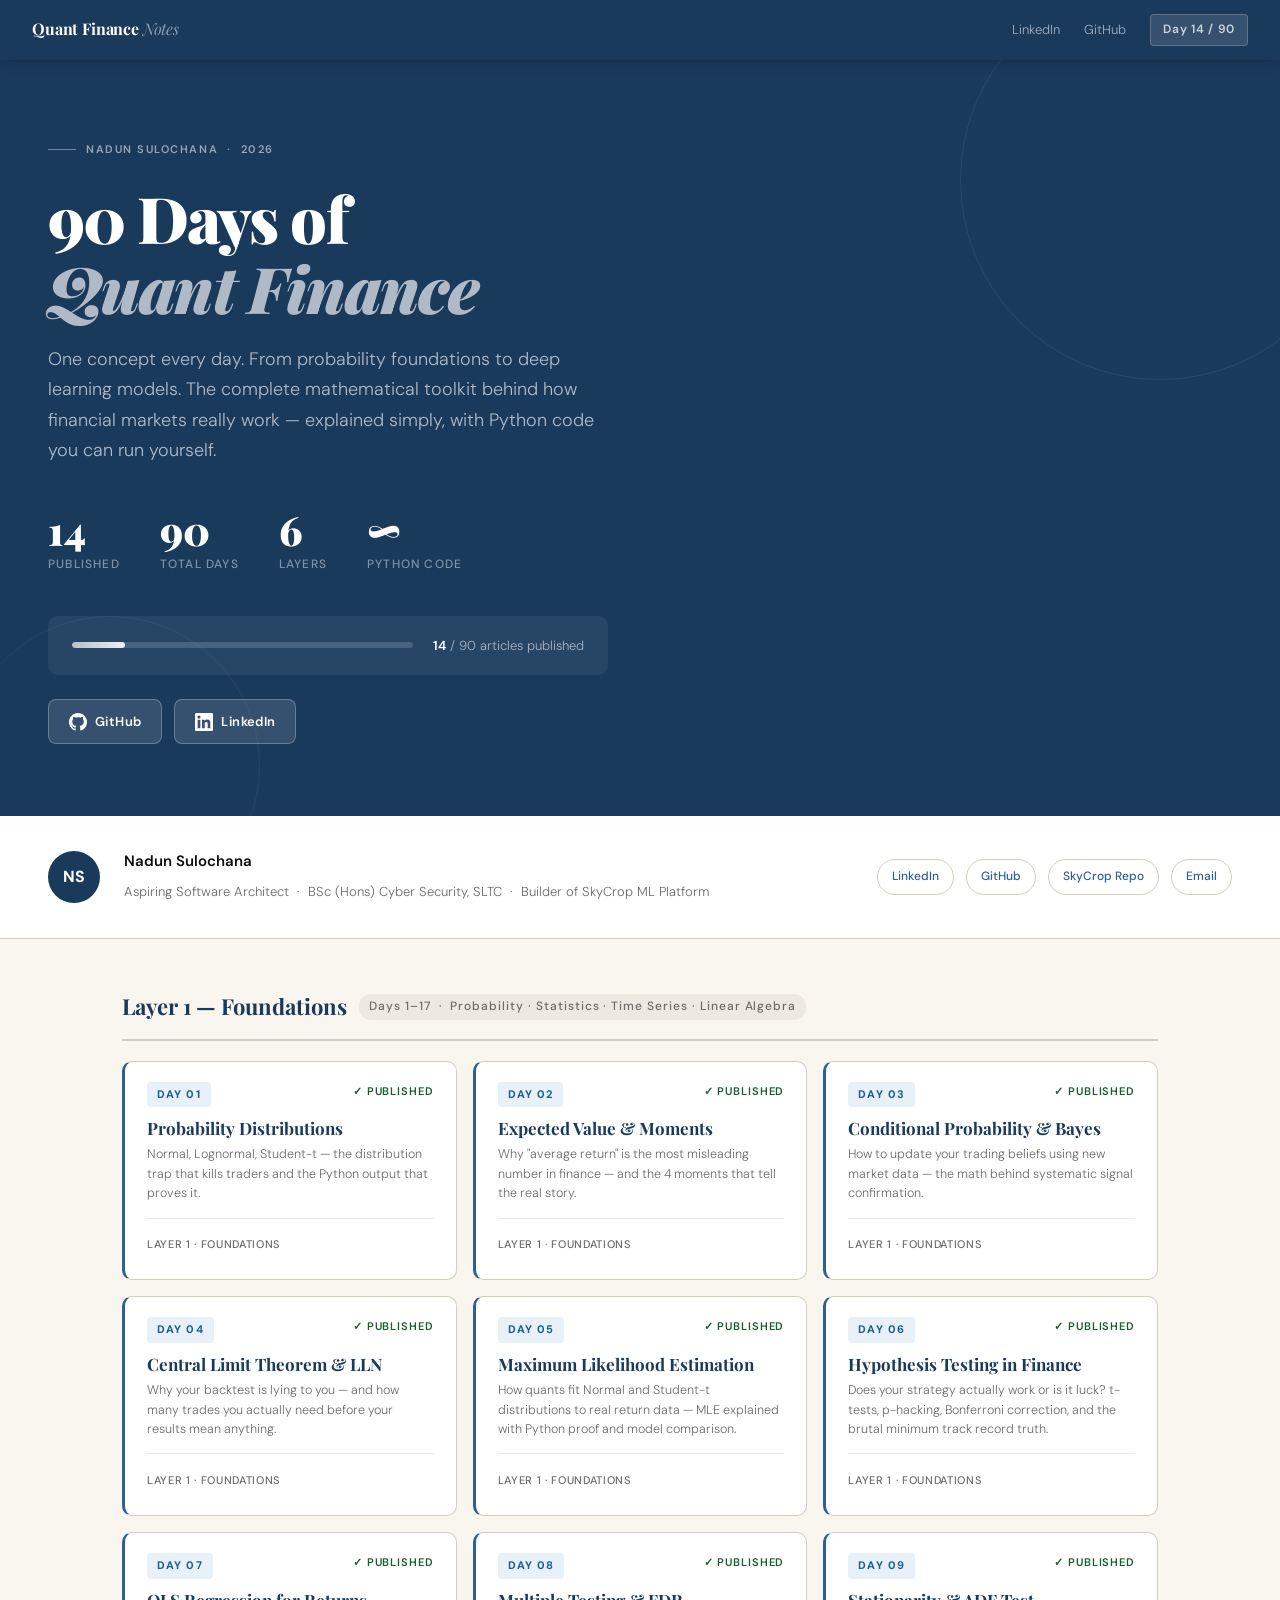
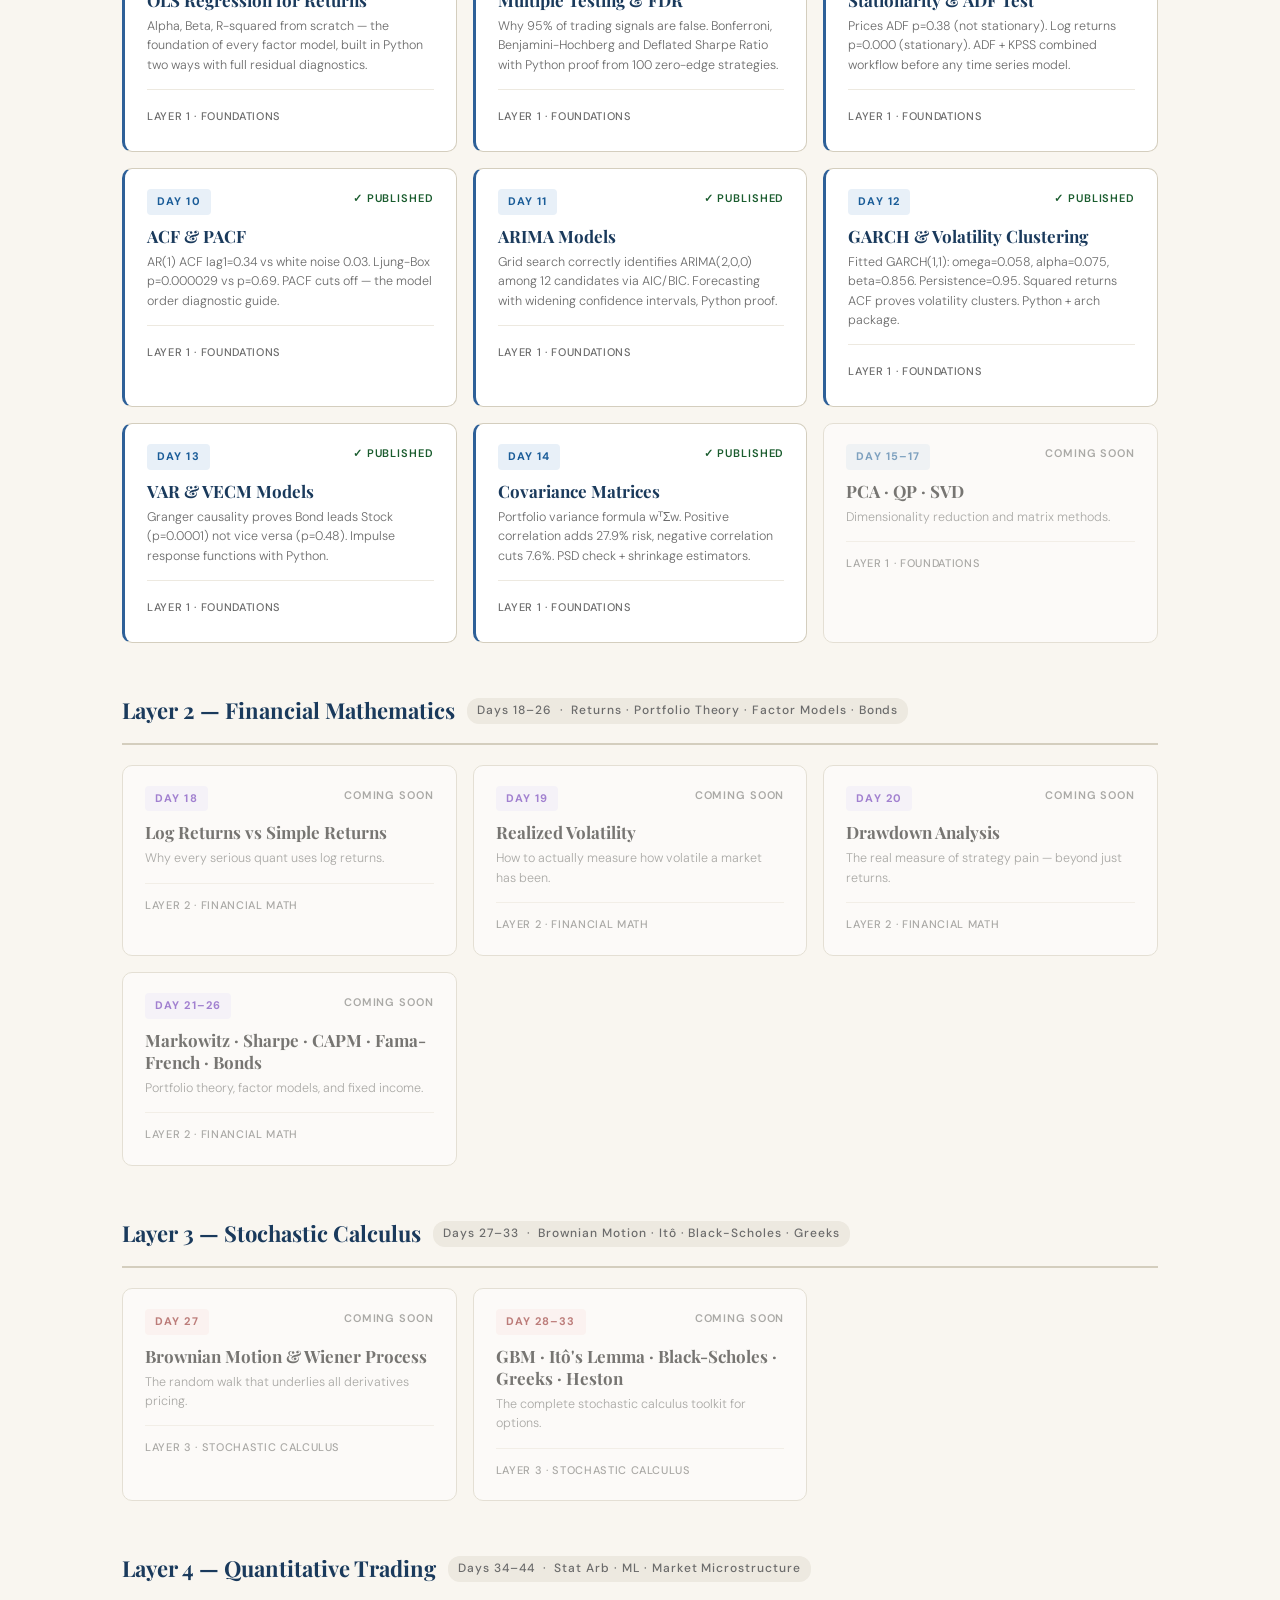
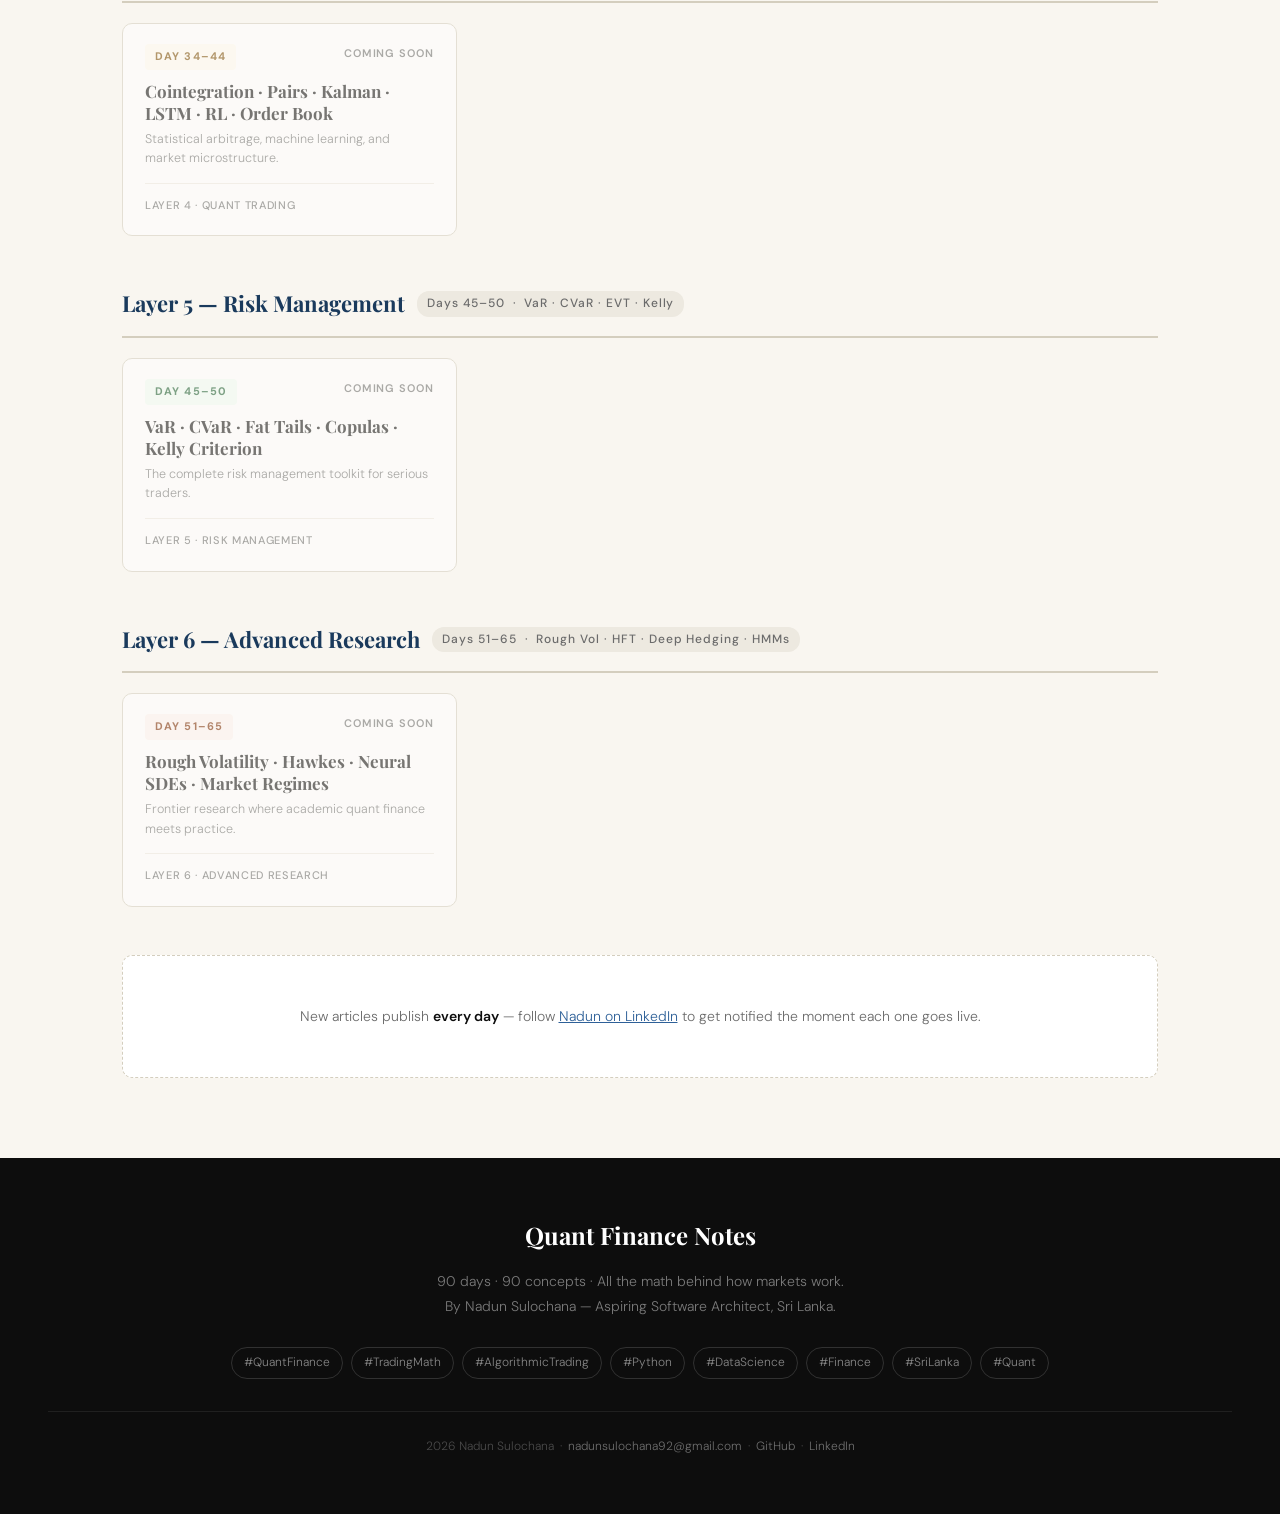
<file: index.html>
<!DOCTYPE html>
<html lang="en">
<head>
<meta charset="UTF-8">
<meta name="google-site-verification" content="SgzPqB0Vckpfji6y3nNSuKVuLHeB-5xwqyW2BR0Zr9g">

<meta name="description" content="90-day series breaking down the mathematics behind financial markets — probability, stochastic calculus, ML, and risk management. Python code with real output. By Nadun Sulochana.">
<meta name="keywords" content="quant finance, quantitative finance, trading math, Python, machine learning, algorithmic trading, statistics, Sri Lanka">
<meta name="viewport" content="width=device-width, initial-scale=1.0">
<meta name="description" content="90-day series explaining the mathematics behind financial markets — probability, statistics, stochastic calculus, machine learning, and risk management. Python code with real output. Free educational resource by Nadun Sulochana, Sri Lanka.">
<meta name="keywords" content="quant finance, quantitative finance, trading math, algorithmic trading, Python finance, machine learning trading, probability distributions, stochastic calculus, Black-Scholes, Bayes theorem, statistics finance, quant trading tutorial, financial mathematics, Nadun Sulochana, Sri Lanka quant">
<meta name="author" content="Nadun Sulochana">
<meta name="robots" content="index, follow, max-snippet:-1, max-image-preview:large, max-video-preview:-1">
<meta name="googlebot" content="index, follow">
<link rel="canonical" href="https://ns530.github.io/quant-finance-notes/">

<!-- Open Graph / Facebook / LinkedIn -->
<meta property="og:type" content="website">
<meta property="og:url" content="https://ns530.github.io/quant-finance-notes/">
<meta property="og:title" content="Quant Finance Notes — 90 Days of Trading Mathematics | Nadun Sulochana">
<meta property="og:description" content="90-day series explaining the mathematics behind financial markets — probability, statistics, stochastic calculus, machine learning, and risk management. Python code with real output. Free educational resource by Nadun Sulochana, Sri Lanka.">
<meta property="og:site_name" content="Quant Finance Notes">
<meta property="og:locale" content="en_US">

<!-- Twitter Card -->
<meta name="twitter:card" content="summary_large_image">
<meta name="twitter:title" content="Quant Finance Notes — 90 Days of Trading Mathematics | Nadun Sulochana">
<meta name="twitter:description" content="90-day series explaining the mathematics behind financial markets — probability, statistics, stochastic calculus, machine learning, and risk management. Python code with real output. Free educational resource by Nadun Sulochana, Sri Lanka.">
<meta name="twitter:creator" content="@ns530">

<!-- GEO / AI Citations -->
<meta name="citation_author" content="Nadun Sulochana">
<meta name="citation_title" content="Quant Finance Notes — 90 Days of Trading Mathematics | Nadun Sulochana">
<meta name="citation_public_url" content="https://ns530.github.io/quant-finance-notes/">
<meta name="geo.region" content="LK">
<meta name="geo.placename" content="Sri Lanka">

<!-- Sitemap reference -->
<link rel="sitemap" type="application/xml" href="/quant-finance-notes/sitemap.xml">

<!-- JSON-LD Structured Data (SEO + GEO) -->
<script type="application/ld+json">
    {
      "@context": "https://schema.org",
      "@type": "WebSite",
      "name": "Quant Finance Notes — 90 Days of Trading Mathematics | Nadun Sulochana",
      "description": "90-day series explaining the mathematics behind financial markets — probability, statistics, stochastic calculus, machine learning, and risk management. Python code with real output. Free educational resource by Nadun Sulochana, Sri Lanka.",
      "url": "https://ns530.github.io/quant-finance-notes/",
      "author": {
        "@type": "Person",
        "name": "Nadun Sulochana",
        "url": "https://www.linkedin.com/in/nadun-sulochana-41923029b",
        "sameAs": [
          "https://github.com/ns530",
          "https://www.linkedin.com/in/nadun-sulochana-41923029b",
          "https://ns530.github.io/quant-finance-notes/"
        ],
        "jobTitle": "Aspiring Software Architect",
        "alumniOf": "Sri Lanka Technological Campus",
        "knowsAbout": ["Quantitative Finance","Machine Learning","Software Architecture","Python","Cybersecurity"]
      },
      "publisher": {
        "@type": "Person",
        "name": "Nadun Sulochana"
      },
      "inLanguage": "en",
      "isAccessibleForFree": true,
      "educationalLevel": "beginner to advanced",
      "about": ["Quantitative Finance","Trading Mathematics","Python Programming","Machine Learning","Statistics"],
      "keywords": "quant finance, quantitative finance, trading math, algorithmic trading, Python finance, machine learning trading, probability distributions, stochastic calculus, Black-Scholes, Bayes theorem, statistics finance, quant trading tutorial, financial mathematics, Nadun Sulochana, Sri Lanka quant",
      "isPartOf": {
        "@type": "WebSite",
        "name": "Quant Finance Notes",
        "url": "https://ns530.github.io/quant-finance-notes/"
      },"potentialAction":{"@type":"SearchAction","target":"https://ns530.github.io/quant-finance-notes/?q={search_term_string}","query-input":"required name=search_term_string"}
    }
</script>
<title>90-Day Quant Finance Notes — Nadun Sulochana</title>
<link rel="stylesheet" href="style.css">
<style>
.home-hero{background:var(--accent);padding:80px 48px 72px;position:relative;overflow:hidden;}
.home-hero::before{content:'';position:absolute;top:-80px;right:-80px;width:400px;height:400px;border-radius:50%;border:1px solid rgba(255,255,255,0.07);}
.home-hero::after{content:'';position:absolute;bottom:-100px;left:-40px;width:300px;height:300px;border-radius:50%;border:1px solid rgba(255,255,255,0.05);}
.home-hero h1{font-family:'Playfair Display',serif;font-size:clamp(38px,6vw,64px);font-weight:900;color:white;line-height:1.08;letter-spacing:-0.025em;max-width:760px;margin-bottom:22px;}
.home-hero h1 em{font-style:italic;color:rgba(255,255,255,0.65);}
.home-hero p{font-size:18px;font-weight:300;color:rgba(255,255,255,0.65);max-width:560px;line-height:1.7;margin-bottom:44px;}
.hero-stats{display:flex;gap:40px;flex-wrap:wrap;margin-bottom:40px;}
.hero-stat-num{font-family:'Playfair Display',serif;font-size:40px;font-weight:900;color:white;line-height:1;margin-bottom:4px;}
.hero-stat-label{font-size:12px;font-weight:500;letter-spacing:0.1em;text-transform:uppercase;color:rgba(255,255,255,0.45);}
.progress-section{background:rgba(255,255,255,0.06);border-radius:10px;padding:18px 24px;display:flex;align-items:center;gap:20px;max-width:560px;}
.progress-track{flex:1;height:6px;background:rgba(255,255,255,0.15);border-radius:3px;overflow:hidden;}
.progress-fill{height:6px;border-radius:3px;background:linear-gradient(90deg,rgba(255,255,255,0.6),rgba(255,255,255,0.9));}
.progress-label{font-size:13px;color:rgba(255,255,255,0.6);white-space:nowrap;}
.progress-label strong{color:white;}
.about-strip{background:white;border-bottom:1px solid var(--rule);padding:32px 48px;display:flex;align-items:center;gap:24px;flex-wrap:wrap;}
.about-avatar{width:52px;height:52px;border-radius:50%;background:var(--accent);display:flex;align-items:center;justify-content:center;font-weight:700;font-size:16px;color:white;flex-shrink:0;}
.about-text{flex:1;min-width:200px;}
.about-text strong{display:block;font-size:15px;font-weight:600;color:var(--ink);}
.about-text span{font-size:13px;color:var(--ink-muted);}
.about-links{display:flex;gap:12px;}
.about-link{font-size:12px;padding:6px 14px;border-radius:20px;border:1px solid var(--rule);color:var(--accent-mid);text-decoration:none;font-weight:500;}
.about-link:hover{background:var(--accent-lt);}
.series-container{max-width:1100px;margin:0 auto;padding:0 32px 80px;}
.layer-title{font-family:'Playfair Display',serif;font-size:22px;font-weight:700;color:var(--accent);margin:48px 0 20px;padding-bottom:12px;border-bottom:2px solid var(--rule);display:flex;align-items:center;gap:12px;flex-wrap:wrap;}
.layer-count{font-size:12px;font-weight:500;letter-spacing:0.08em;color:var(--ink-muted);font-family:'DM Sans',sans-serif;padding:2px 10px;border-radius:12px;background:var(--cream-dark);}
.days-grid{display:grid;grid-template-columns:repeat(auto-fill,minmax(300px,1fr));gap:16px;}
.day-card{background:white;border:1px solid var(--rule);border-radius:10px;padding:20px 22px;text-decoration:none;transition:all 0.2s;display:block;position:relative;}
.day-card.published{border-left:3px solid var(--accent-mid);}
.day-card.published:hover{box-shadow:0 4px 20px rgba(0,0,0,0.1);transform:translateY(-2px);border-color:var(--accent-mid);}
.day-card.coming-soon{opacity:0.55;cursor:default;pointer-events:none;}
.day-card-top{display:flex;justify-content:space-between;align-items:flex-start;margin-bottom:10px;}
.day-num-badge{font-size:11px;font-weight:700;letter-spacing:0.1em;padding:3px 10px;border-radius:4px;}
.day-status{font-size:11px;font-weight:600;letter-spacing:0.08em;text-transform:uppercase;}
.published .day-status{color:var(--green);}
.coming-soon .day-status{color:var(--ink-muted);}
.day-card-title{font-family:'Playfair Display',serif;font-size:17px;font-weight:700;line-height:1.3;margin-bottom:6px;}
.published .day-card-title{color:var(--accent);}
.coming-soon .day-card-title{color:var(--ink);}
.day-card-desc{font-size:12.5px;color:var(--ink-muted);line-height:1.55;margin-bottom:14px;}
.day-card-footer{display:flex;align-items:center;justify-content:space-between;padding-top:12px;border-top:1px solid var(--cream-dark);}
.day-card-layer{font-size:11px;font-weight:500;letter-spacing:0.06em;text-transform:uppercase;color:var(--ink-muted);}
.day-card-arrow{font-size:16px;color:var(--accent-mid);opacity:0;transition:opacity 0.2s,transform 0.2s;}
.day-card.published:hover .day-card-arrow{opacity:1;transform:translateX(4px);}
.l1 .day-num-badge{background:#E8F0F8;color:#1A5C98;}
.l2 .day-num-badge{background:#F3F0FF;color:#5B21B6;}
.l3 .day-num-badge{background:#FDF0F0;color:#8B1A1A;}
.l4 .day-num-badge{background:#FFFBF0;color:#7A4A00;}
.l5 .day-num-badge{background:#F0FDF4;color:#1A5C2E;}
.l6 .day-num-badge{background:#FDF4F0;color:#7A2A00;}
.coming-notice{text-align:center;padding:48px 32px;background:white;border:1px dashed var(--rule);border-radius:10px;margin-top:48px;}
.coming-notice p{margin:0;font-size:14px;color:var(--ink-muted);}
.site-footer{background:var(--ink);color:white;padding:56px 48px;text-align:center;}
.site-footer .footer-logo{font-family:'Playfair Display',serif;font-size:24px;font-weight:700;color:white;margin-bottom:12px;}
.site-footer p{font-size:14px;color:rgba(255,255,255,0.45);margin-bottom:28px;}
.footer-tags{display:flex;flex-wrap:wrap;gap:8px;justify-content:center;margin-bottom:32px;}
.footer-tag{font-size:12px;padding:4px 12px;border-radius:20px;border:1px solid rgba(255,255,255,0.15);color:rgba(255,255,255,0.5);}
.site-footer .copy{font-size:12px;color:rgba(255,255,255,0.25);padding-top:24px;border-top:1px solid rgba(255,255,255,0.08);}
</style>
</head>
<body>
<nav class="site-nav">
  <a class="nav-brand" href="index.html">Quant Finance <span>Notes</span></a>
  <div class="nav-links">
    <a href="https://www.linkedin.com/in/nadun-sulochana-41923029b" target="_blank">LinkedIn</a>
    <a href="https://github.com/ns530" target="_blank">GitHub</a>
    <span class="nav-badge">Day 14 / 90</span>
  </div>
</nav>

<div class="home-hero">
  <div class="series-tag">Nadun Sulochana &nbsp;·&nbsp; 2026</div>
  <h1>90 Days of<br/><em>Quant Finance</em></h1>
  <p>One concept every day. From probability foundations to deep learning models. The complete mathematical toolkit behind how financial markets really work — explained simply, with Python code you can run yourself.</p>
  <div class="hero-stats">
    <div class="hero-stat"><div class="hero-stat-num">14</div><div class="hero-stat-label">Published</div></div>
    <div class="hero-stat"><div class="hero-stat-num">90</div><div class="hero-stat-label">Total Days</div></div>
    <div class="hero-stat"><div class="hero-stat-num">6</div><div class="hero-stat-label">Layers</div></div>
    <div class="hero-stat"><div class="hero-stat-num">∞</div><div class="hero-stat-label">Python code</div></div>
  </div>
  <div class="progress-section">
    <div class="progress-track"><div class="progress-fill" style="width:15.5%"></div></div>
    <div class="progress-label"><strong>14</strong> / 90 articles published</div>
  </div>
  <div style="display:flex;gap:12px;margin-top:24px;flex-wrap:wrap;">
    <a href="https://github.com/ns530" target="_blank" style="display:inline-flex;align-items:center;gap:8px;background:rgba(255,255,255,0.12);border:1px solid rgba(255,255,255,0.25);border-radius:8px;padding:10px 20px;font-size:13px;font-weight:600;color:white;text-decoration:none;letter-spacing:0.03em;">
      <svg width="18" height="18" viewBox="0 0 24 24" fill="white" style="flex-shrink:0;"><path d="M12 0C5.37 0 0 5.37 0 12c0 5.31 3.435 9.795 8.205 11.385.6.105.825-.255.825-.57 0-.285-.015-1.23-.015-2.235-3.015.555-3.795-.735-4.035-1.41-.135-.345-.72-1.41-1.23-1.695-.42-.225-1.02-.78-.015-.795.945-.015 1.62.87 1.845 1.23 1.08 1.815 2.805 1.305 3.495.99.105-.78.42-1.305.765-1.605-2.67-.3-5.46-1.335-5.46-5.925 0-1.305.465-2.385 1.23-3.225-.12-.3-.54-1.53.12-3.18 0 0 1.005-.315 3.3 1.23.96-.27 1.98-.405 3-.405s2.04.135 3 .405c2.295-1.56 3.3-1.23 3.3-1.23.66 1.65.24 2.88.12 3.18.765.84 1.23 1.905 1.23 3.225 0 4.605-2.805 5.625-5.475 5.925.435.375.81 1.095.81 2.22 0 1.605-.015 2.895-.015 3.3 0 .315.225.69.825.57A12.02 12.02 0 0 0 24 12c0-6.63-5.37-12-12-12z"/></svg>
      GitHub
    </a>
    <a href="https://www.linkedin.com/in/nadun-sulochana-41923029b" target="_blank" style="display:inline-flex;align-items:center;gap:8px;background:rgba(255,255,255,0.12);border:1px solid rgba(255,255,255,0.25);border-radius:8px;padding:10px 20px;font-size:13px;font-weight:600;color:white;text-decoration:none;letter-spacing:0.03em;">
      <svg width="18" height="18" viewBox="0 0 24 24" fill="white" style="flex-shrink:0;"><path d="M20.447 20.452h-3.554v-5.569c0-1.328-.027-3.037-1.852-3.037-1.853 0-2.136 1.445-2.136 2.939v5.667H9.351V9h3.414v1.561h.046c.477-.9 1.637-1.85 3.37-1.85 3.601 0 4.267 2.37 4.267 5.455v6.286zM5.337 7.433a2.062 2.062 0 0 1-2.063-2.065 2.064 2.064 0 1 1 2.063 2.065zm1.782 13.019H3.555V9h3.564v11.452zM22.225 0H1.771C.792 0 0 .774 0 1.729v20.542C0 23.227.792 24 1.771 24h20.451C23.2 24 24 23.227 24 22.271V1.729C24 .774 23.2 0 22.222 0h.003z"/></svg>
      LinkedIn
    </a>
  </div>
</div>

<div class="about-strip">
  <div class="about-avatar">NS</div>
  <div class="about-text">
    <strong>Nadun Sulochana</strong>
    <span>Aspiring Software Architect &nbsp;·&nbsp; BSc (Hons) Cyber Security, SLTC &nbsp;·&nbsp; Builder of SkyCrop ML Platform</span>
  </div>
  <div class="about-links">
    <a class="about-link" href="https://www.linkedin.com/in/nadun-sulochana-41923029b" target="_blank">LinkedIn</a>
    <a class="about-link" href="https://github.com/ns530" target="_blank">GitHub</a>
    <a class="about-link" href="https://github.com/ns530/skycrop" target="_blank">SkyCrop Repo</a>
    <a class="about-link" href="mailto:nadunsulochana92@gmail.com">Email</a>
  </div>
</div>

<div class="series-container">

  <div class="layer-title">Layer 1 — Foundations <span class="layer-count">Days 1–17 &nbsp;·&nbsp; Probability · Statistics · Time Series · Linear Algebra</span></div>
  <div class="days-grid">

    <a href="day1.html" class="day-card published l1">
      <div class="day-card-top"><span class="day-num-badge">DAY 01</span><span class="day-status">✓ Published</span></div>
      <div class="day-card-title">Probability Distributions</div>
      <div class="day-card-desc">Normal, Lognormal, Student-t — the distribution trap that kills traders and the Python output that proves it.</div>
      <div class="day-card-footer"><span class="day-card-layer">Layer 1 · Foundations</span><span class="day-card-arrow">→</span></div>
    </a>

    <a href="day2.html" class="day-card published l1">
      <div class="day-card-top"><span class="day-num-badge">DAY 02</span><span class="day-status">✓ Published</span></div>
      <div class="day-card-title">Expected Value &amp; Moments</div>
      <div class="day-card-desc">Why "average return" is the most misleading number in finance — and the 4 moments that tell the real story.</div>
      <div class="day-card-footer"><span class="day-card-layer">Layer 1 · Foundations</span><span class="day-card-arrow">→</span></div>
    </a>

    <a href="day3.html" class="day-card published l1"><div class="day-card-top"><span class="day-num-badge">DAY 03</span><span class="day-status">✓ Published</span></div><div class="day-card-title">Conditional Probability &amp; Bayes</div><div class="day-card-desc">How to update your trading beliefs using new market data — the math behind systematic signal confirmation.</div><div class="day-card-footer"><span class="day-card-layer">Layer 1 · Foundations</span><span class="day-card-arrow">→</span></div></a>
    <a href="day4.html" class="day-card published l1"><div class="day-card-top"><span class="day-num-badge">DAY 04</span><span class="day-status">✓ Published</span></div><div class="day-card-title">Central Limit Theorem &amp; LLN</div><div class="day-card-desc">Why your backtest is lying to you — and how many trades you actually need before your results mean anything.</div><div class="day-card-footer"><span class="day-card-layer">Layer 1 · Foundations</span><span class="day-card-arrow">→</span></div></a>
    <a href="day5.html" class="day-card published l1"><div class="day-card-top"><span class="day-num-badge">DAY 05</span><span class="day-status">✓ Published</span></div><div class="day-card-title">Maximum Likelihood Estimation</div><div class="day-card-desc">How quants fit Normal and Student-t distributions to real return data — MLE explained with Python proof and model comparison.</div><div class="day-card-footer"><span class="day-card-layer">Layer 1 · Foundations</span><span class="day-card-arrow">→</span></div></a>
    <a href="day6.html" class="day-card published l1"><div class="day-card-top"><span class="day-num-badge">DAY 06</span><span class="day-status">✓ Published</span></div><div class="day-card-title">Hypothesis Testing in Finance</div><div class="day-card-desc">Does your strategy actually work or is it luck? t-tests, p-hacking, Bonferroni correction, and the brutal minimum track record truth.</div><div class="day-card-footer"><span class="day-card-layer">Layer 1 · Foundations</span><span class="day-card-arrow">→</span></div></a>
    <a href="day7.html" class="day-card published l1"><div class="day-card-top"><span class="day-num-badge">DAY 07</span><span class="day-status">✓ Published</span></div><div class="day-card-title">OLS Regression for Returns</div><div class="day-card-desc">Alpha, Beta, R-squared from scratch — the foundation of every factor model, built in Python two ways with full residual diagnostics.</div><div class="day-card-footer"><span class="day-card-layer">Layer 1 · Foundations</span><span class="day-card-arrow">→</span></div></a>
    <a href="day8.html" class="day-card published l1"><div class="day-card-top"><span class="day-num-badge">DAY 08</span><span class="day-status">✓ Published</span></div><div class="day-card-title">Multiple Testing &amp; FDR</div><div class="day-card-desc">Why 95% of trading signals are false. Bonferroni, Benjamini-Hochberg and Deflated Sharpe Ratio with Python proof from 100 zero-edge strategies.</div><div class="day-card-footer"><span class="day-card-layer">Layer 1 · Foundations</span><span class="day-card-arrow">→</span></div></a>
    <a href="day9.html" class="day-card published l1"><div class="day-card-top"><span class="day-num-badge">DAY 09</span><span class="day-status">✓ Published</span></div><div class="day-card-title">Stationarity &amp; ADF Test</div><div class="day-card-desc">Prices ADF p=0.38 (not stationary). Log returns p=0.000 (stationary). ADF + KPSS combined workflow before any time series model.</div><div class="day-card-footer"><span class="day-card-layer">Layer 1 · Foundations</span><span class="day-card-arrow">→</span></div></a>
    <a href="day10.html" class="day-card published l1"><div class="day-card-top"><span class="day-num-badge">DAY 10</span><span class="day-status">✓ Published</span></div><div class="day-card-title">ACF &amp; PACF</div><div class="day-card-desc">AR(1) ACF lag1=0.34 vs white noise 0.03. Ljung-Box p=0.000029 vs p=0.69. PACF cuts off — the model order diagnostic guide.</div><div class="day-card-footer"><span class="day-card-layer">Layer 1 · Foundations</span><span class="day-card-arrow">→</span></div></a>
    <a href="day11.html" class="day-card published l1"><div class="day-card-top"><span class="day-num-badge">DAY 11</span><span class="day-status">✓ Published</span></div><div class="day-card-title">ARIMA Models</div><div class="day-card-desc">Grid search correctly identifies ARIMA(2,0,0) among 12 candidates via AIC/BIC. Forecasting with widening confidence intervals, Python proof.</div><div class="day-card-footer"><span class="day-card-layer">Layer 1 · Foundations</span><span class="day-card-arrow">→</span></div></a>
    <a href="day12.html" class="day-card published l1"><div class="day-card-top"><span class="day-num-badge">DAY 12</span><span class="day-status">✓ Published</span></div><div class="day-card-title">GARCH &amp; Volatility Clustering</div><div class="day-card-desc">Fitted GARCH(1,1): omega=0.058, alpha=0.075, beta=0.856. Persistence=0.95. Squared returns ACF proves volatility clusters. Python + arch package.</div><div class="day-card-footer"><span class="day-card-layer">Layer 1 · Foundations</span><span class="day-card-arrow">→</span></div></a>
    <a href="day13.html" class="day-card published l1"><div class="day-card-top"><span class="day-num-badge">DAY 13</span><span class="day-status">✓ Published</span></div><div class="day-card-title">VAR &amp; VECM Models</div><div class="day-card-desc">Granger causality proves Bond leads Stock (p=0.0001) not vice versa (p=0.48). Impulse response functions with Python.</div><div class="day-card-footer"><span class="day-card-layer">Layer 1 · Foundations</span><span class="day-card-arrow">→</span></div></a>
    <a href="day14.html" class="day-card published l1"><div class="day-card-top"><span class="day-num-badge">DAY 14</span><span class="day-status">✓ Published</span></div><div class="day-card-title">Covariance Matrices</div><div class="day-card-desc">Portfolio variance formula wᵀΣw. Positive correlation adds 27.9% risk, negative correlation cuts 7.6%. PSD check + shrinkage estimators.</div><div class="day-card-footer"><span class="day-card-layer">Layer 1 · Foundations</span><span class="day-card-arrow">→</span></div></a>
    <div class="day-card coming-soon l1"><div class="day-card-top"><span class="day-num-badge">DAY 15–17</span><span class="day-status">Coming soon</span></div><div class="day-card-title">PCA · QP · SVD</div><div class="day-card-desc">Dimensionality reduction and matrix methods.</div><div class="day-card-footer"><span class="day-card-layer">Layer 1 · Foundations</span></div></div>
  </div>

  <div class="layer-title">Layer 2 — Financial Mathematics <span class="layer-count">Days 18–26 &nbsp;·&nbsp; Returns · Portfolio Theory · Factor Models · Bonds</span></div>
  <div class="days-grid">
    <div class="day-card coming-soon l2"><div class="day-card-top"><span class="day-num-badge">DAY 18</span><span class="day-status">Coming soon</span></div><div class="day-card-title">Log Returns vs Simple Returns</div><div class="day-card-desc">Why every serious quant uses log returns.</div><div class="day-card-footer"><span class="day-card-layer">Layer 2 · Financial Math</span></div></div>
    <div class="day-card coming-soon l2"><div class="day-card-top"><span class="day-num-badge">DAY 19</span><span class="day-status">Coming soon</span></div><div class="day-card-title">Realized Volatility</div><div class="day-card-desc">How to actually measure how volatile a market has been.</div><div class="day-card-footer"><span class="day-card-layer">Layer 2 · Financial Math</span></div></div>
    <div class="day-card coming-soon l2"><div class="day-card-top"><span class="day-num-badge">DAY 20</span><span class="day-status">Coming soon</span></div><div class="day-card-title">Drawdown Analysis</div><div class="day-card-desc">The real measure of strategy pain — beyond just returns.</div><div class="day-card-footer"><span class="day-card-layer">Layer 2 · Financial Math</span></div></div>
    <div class="day-card coming-soon l2"><div class="day-card-top"><span class="day-num-badge">DAY 21–26</span><span class="day-status">Coming soon</span></div><div class="day-card-title">Markowitz · Sharpe · CAPM · Fama-French · Bonds</div><div class="day-card-desc">Portfolio theory, factor models, and fixed income.</div><div class="day-card-footer"><span class="day-card-layer">Layer 2 · Financial Math</span></div></div>
  </div>

  <div class="layer-title">Layer 3 — Stochastic Calculus <span class="layer-count">Days 27–33 &nbsp;·&nbsp; Brownian Motion · Itô · Black-Scholes · Greeks</span></div>
  <div class="days-grid">
    <div class="day-card coming-soon l3"><div class="day-card-top"><span class="day-num-badge">DAY 27</span><span class="day-status">Coming soon</span></div><div class="day-card-title">Brownian Motion &amp; Wiener Process</div><div class="day-card-desc">The random walk that underlies all derivatives pricing.</div><div class="day-card-footer"><span class="day-card-layer">Layer 3 · Stochastic Calculus</span></div></div>
    <div class="day-card coming-soon l3"><div class="day-card-top"><span class="day-num-badge">DAY 28–33</span><span class="day-status">Coming soon</span></div><div class="day-card-title">GBM · Itô's Lemma · Black-Scholes · Greeks · Heston</div><div class="day-card-desc">The complete stochastic calculus toolkit for options.</div><div class="day-card-footer"><span class="day-card-layer">Layer 3 · Stochastic Calculus</span></div></div>
  </div>

  <div class="layer-title">Layer 4 — Quantitative Trading <span class="layer-count">Days 34–44 &nbsp;·&nbsp; Stat Arb · ML · Market Microstructure</span></div>
  <div class="days-grid">
    <div class="day-card coming-soon l4"><div class="day-card-top"><span class="day-num-badge">DAY 34–44</span><span class="day-status">Coming soon</span></div><div class="day-card-title">Cointegration · Pairs · Kalman · LSTM · RL · Order Book</div><div class="day-card-desc">Statistical arbitrage, machine learning, and market microstructure.</div><div class="day-card-footer"><span class="day-card-layer">Layer 4 · Quant Trading</span></div></div>
  </div>

  <div class="layer-title">Layer 5 — Risk Management <span class="layer-count">Days 45–50 &nbsp;·&nbsp; VaR · CVaR · EVT · Kelly</span></div>
  <div class="days-grid">
    <div class="day-card coming-soon l5"><div class="day-card-top"><span class="day-num-badge">DAY 45–50</span><span class="day-status">Coming soon</span></div><div class="day-card-title">VaR · CVaR · Fat Tails · Copulas · Kelly Criterion</div><div class="day-card-desc">The complete risk management toolkit for serious traders.</div><div class="day-card-footer"><span class="day-card-layer">Layer 5 · Risk Management</span></div></div>
  </div>

  <div class="layer-title">Layer 6 — Advanced Research <span class="layer-count">Days 51–65 &nbsp;·&nbsp; Rough Vol · HFT · Deep Hedging · HMMs</span></div>
  <div class="days-grid">
    <div class="day-card coming-soon l6"><div class="day-card-top"><span class="day-num-badge">DAY 51–65</span><span class="day-status">Coming soon</span></div><div class="day-card-title">Rough Volatility · Hawkes · Neural SDEs · Market Regimes</div><div class="day-card-desc">Frontier research where academic quant finance meets practice.</div><div class="day-card-footer"><span class="day-card-layer">Layer 6 · Advanced Research</span></div></div>
  </div>

  <div class="coming-notice">
    <p>New articles publish <strong>every day</strong> — follow <a href="https://www.linkedin.com/in/nadun-sulochana-41923029b" style="color:var(--accent-mid);">Nadun on LinkedIn</a> to get notified the moment each one goes live.</p>
  </div>
</div>

<footer class="site-footer">
  <div class="footer-logo">Quant Finance Notes</div>
  <p>90 days · 90 concepts · All the math behind how markets work.<br/>By Nadun Sulochana — Aspiring Software Architect, Sri Lanka.</p>
  <div class="footer-tags">
    <span class="footer-tag">#QuantFinance</span><span class="footer-tag">#TradingMath</span><span class="footer-tag">#AlgorithmicTrading</span><span class="footer-tag">#Python</span><span class="footer-tag">#DataScience</span><span class="footer-tag">#Finance</span><span class="footer-tag">#SriLanka</span><span class="footer-tag">#Quant</span>
  </div>
  <div class="copy">2026 Nadun Sulochana &nbsp;·&nbsp; <a href="mailto:nadunsulochana92@gmail.com" style="color:rgba(255,255,255,0.4);text-decoration:none;">nadunsulochana92@gmail.com</a> &nbsp;·&nbsp; <a href="https://github.com/ns530" target="_blank" style="color:rgba(255,255,255,0.4);text-decoration:none;">GitHub</a> &nbsp;·&nbsp; <a href="https://www.linkedin.com/in/nadun-sulochana-41923029b" target="_blank" style="color:rgba(255,255,255,0.4);text-decoration:none;">LinkedIn</a></div>
</footer>
</body>
</html>
</file>
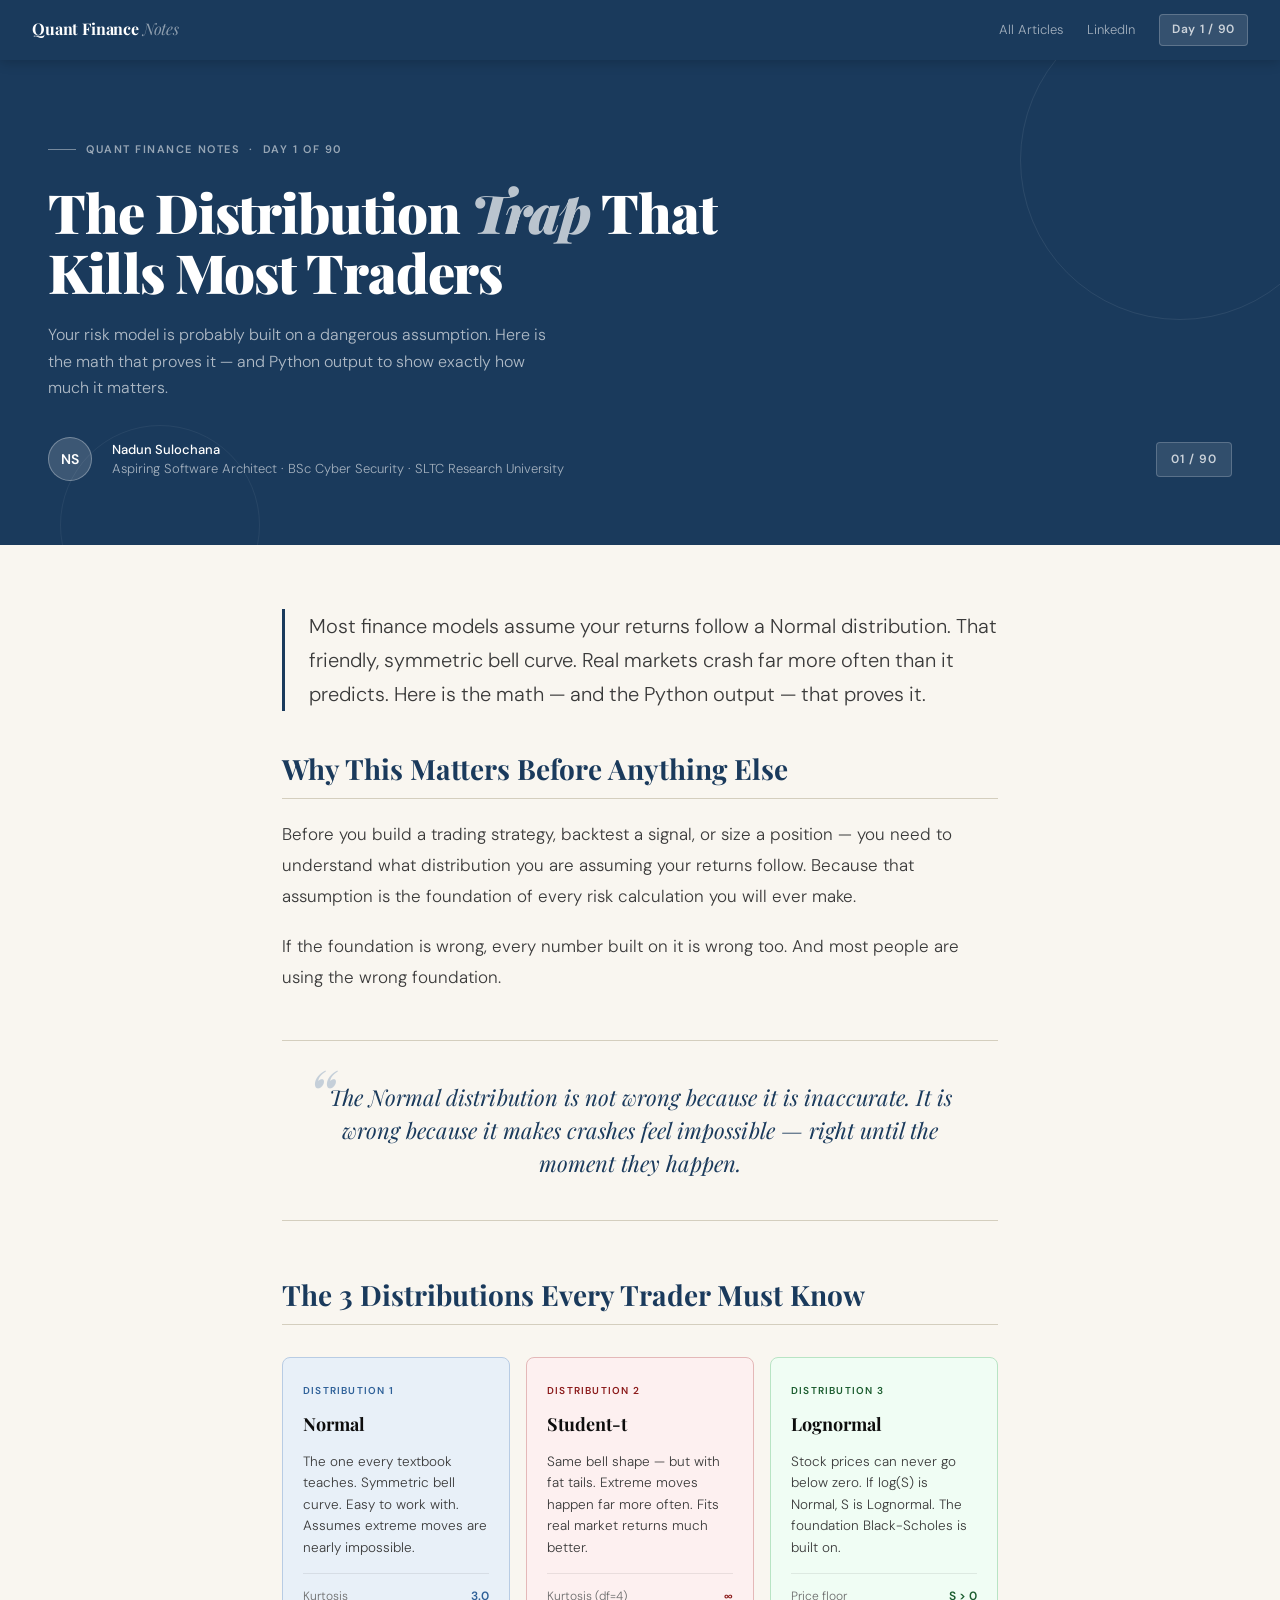
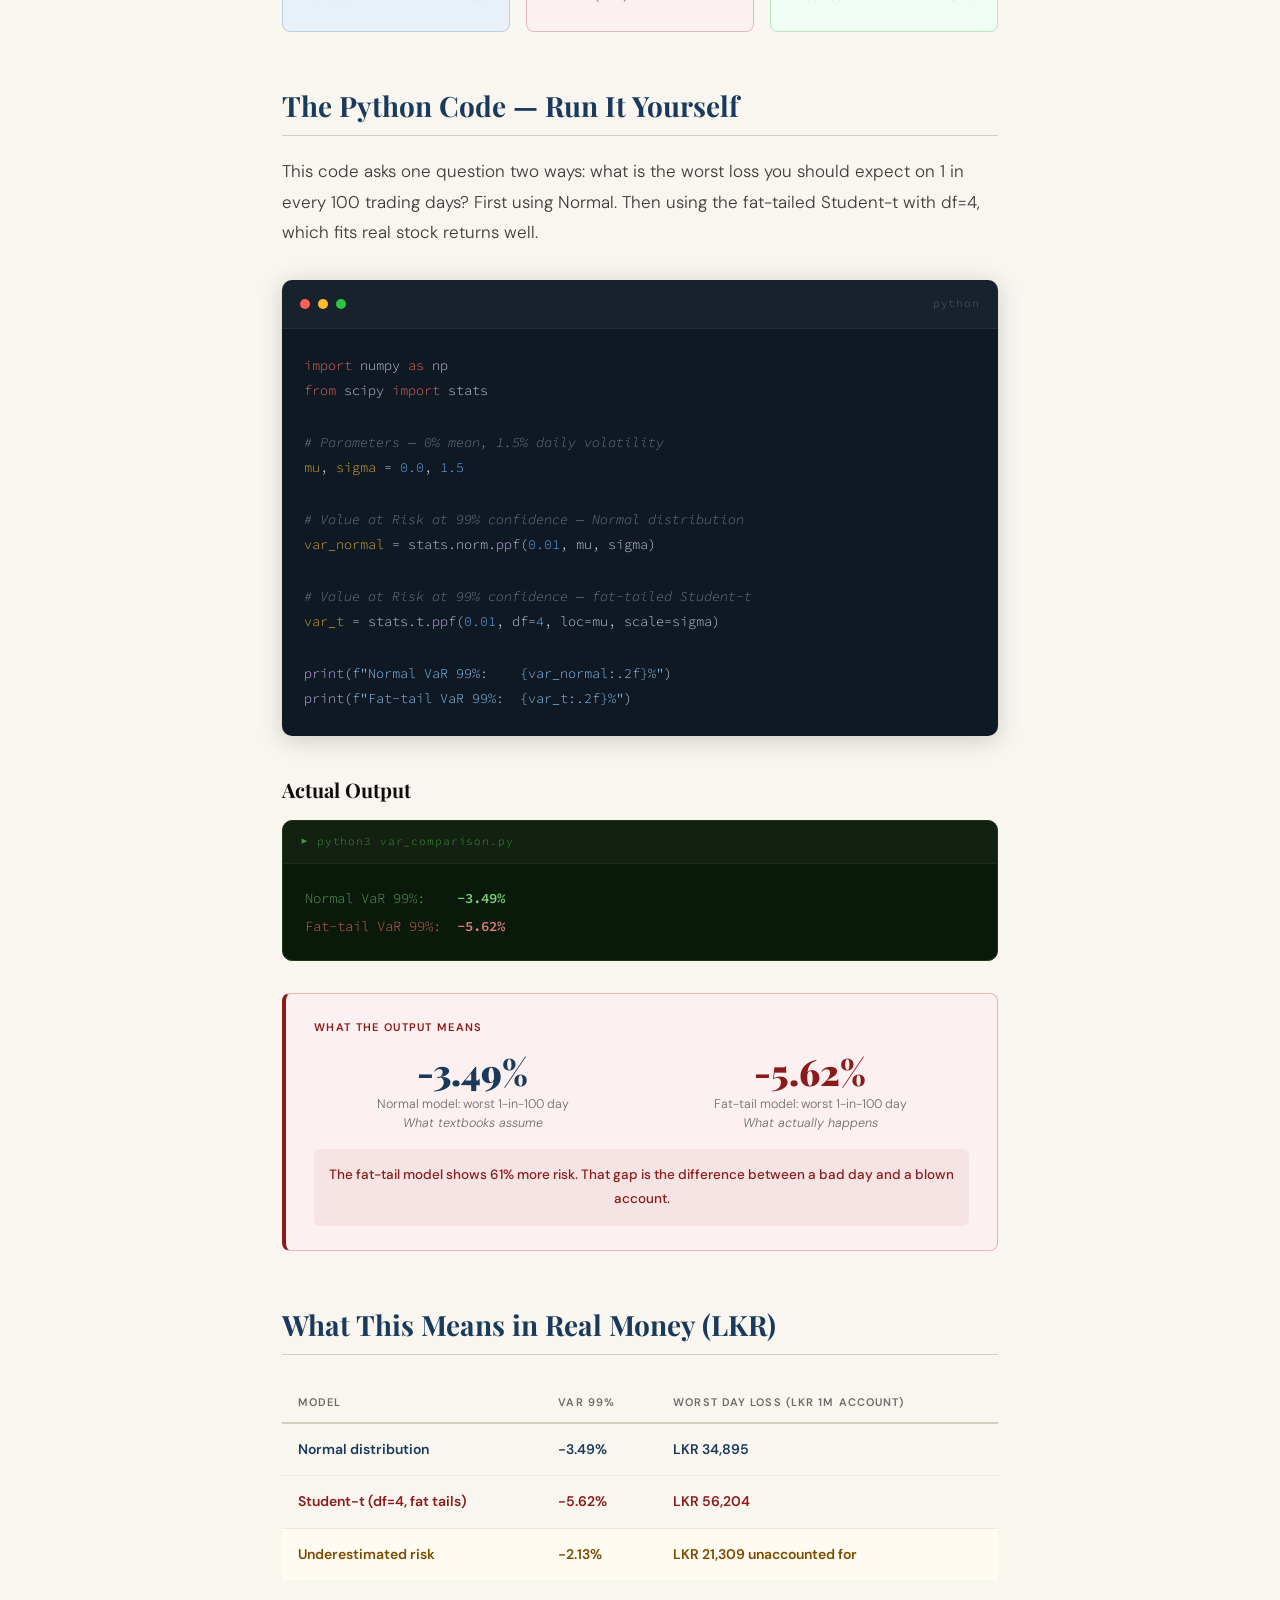
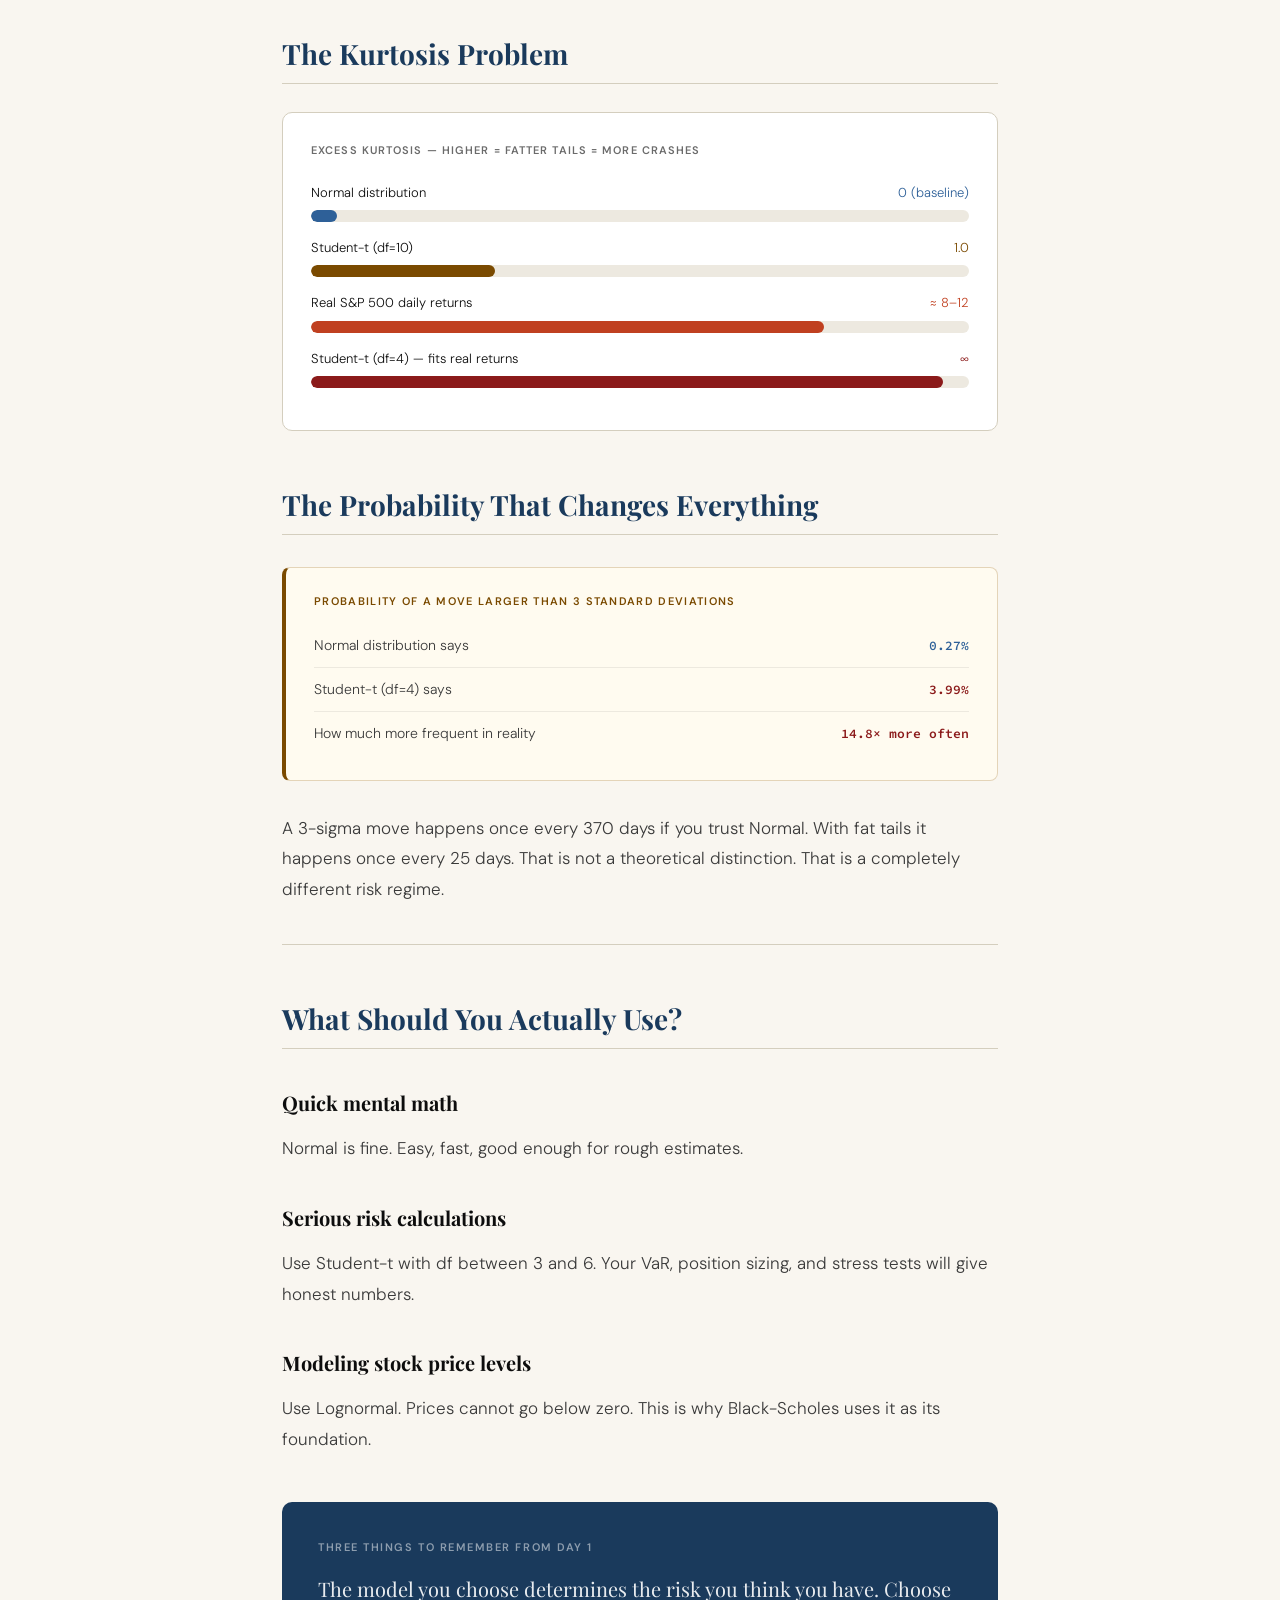
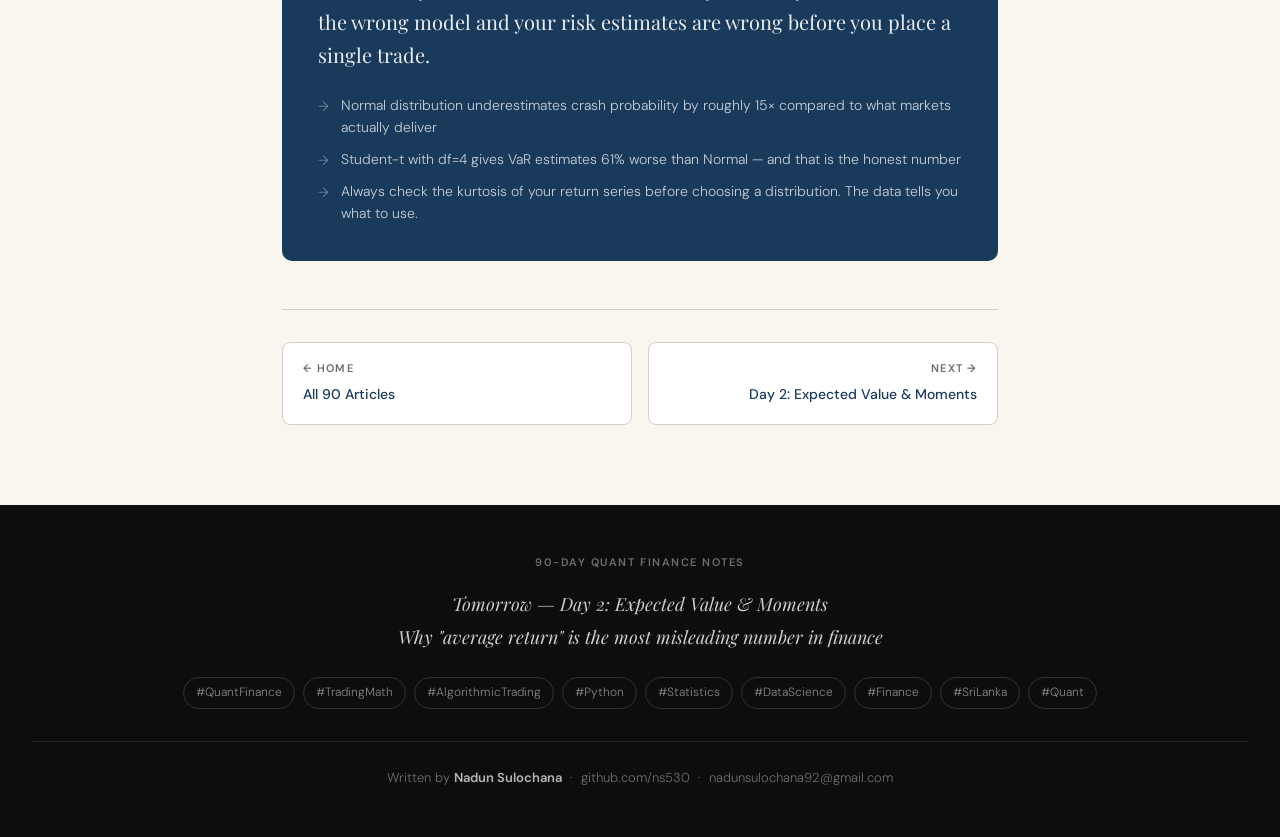
<file: day1.html>
<!DOCTYPE html>
<html lang="en">
<head>
<meta charset="UTF-8">
<meta name="google-site-verification" content="SgzPqB0Vckpfji6y3nNSuKVuLHeB-5xwqyW2BR0Zr9g">

<meta name="viewport" content="width=device-width, initial-scale=1.0">
<meta name="description" content="Normal, Lognormal, and Student-t distributions explained for traders. Python code comparing Normal VaR (-3.49%) vs fat-tail VaR (-5.62%) — the gap that destroys over-leveraged accounts. Day 1 of 90.">
<meta name="keywords" content="probability distributions trading, normal distribution finance, fat tails trading, Student-t distribution, lognormal distribution, VaR calculation Python, kurtosis finance, quantitative trading tutorial, Python quant finance">
<meta name="author" content="Nadun Sulochana">
<meta name="robots" content="index, follow, max-snippet:-1, max-image-preview:large, max-video-preview:-1">
<meta name="googlebot" content="index, follow">
<link rel="canonical" href="https://ns530.github.io/quant-finance-notes/day1.html">

<!-- Open Graph / Facebook / LinkedIn -->
<meta property="og:type" content="website">
<meta property="og:url" content="https://ns530.github.io/quant-finance-notes/day1.html">
<meta property="og:title" content="Day 1: Probability Distributions in Trading — Quant Finance Notes | Nadun Sulochana">
<meta property="og:description" content="Normal, Lognormal, and Student-t distributions explained for traders. Python code comparing Normal VaR (-3.49%) vs fat-tail VaR (-5.62%) — the gap that destroys over-leveraged accounts. Day 1 of 90.">
<meta property="og:site_name" content="Quant Finance Notes">
<meta property="og:locale" content="en_US">

<!-- Twitter Card -->
<meta name="twitter:card" content="summary_large_image">
<meta name="twitter:title" content="Day 1: Probability Distributions in Trading — Quant Finance Notes | Nadun Sulochana">
<meta name="twitter:description" content="Normal, Lognormal, and Student-t distributions explained for traders. Python code comparing Normal VaR (-3.49%) vs fat-tail VaR (-5.62%) — the gap that destroys over-leveraged accounts. Day 1 of 90.">
<meta name="twitter:creator" content="@ns530">

<!-- GEO / AI Citations -->
<meta name="citation_author" content="Nadun Sulochana">
<meta name="citation_title" content="Day 1: Probability Distributions in Trading — Quant Finance Notes | Nadun Sulochana">
<meta name="citation_public_url" content="https://ns530.github.io/quant-finance-notes/day1.html">
<meta name="geo.region" content="LK">
<meta name="geo.placename" content="Sri Lanka">

<!-- Sitemap reference -->
<link rel="sitemap" type="application/xml" href="/quant-finance-notes/sitemap.xml">

<!-- JSON-LD Structured Data (SEO + GEO) -->
<script type="application/ld+json">
    {
      "@context": "https://schema.org",
      "@type": "Article",
      "name": "Day 1: Probability Distributions in Trading — Quant Finance Notes | Nadun Sulochana",
      "description": "Normal, Lognormal, and Student-t distributions explained for traders. Python code comparing Normal VaR (-3.49%) vs fat-tail VaR (-5.62%) — the gap that destroys over-leveraged accounts. Day 1 of 90.",
      "url": "https://ns530.github.io/quant-finance-notes/day1.html",
      "author": {
        "@type": "Person",
        "name": "Nadun Sulochana",
        "url": "https://www.linkedin.com/in/nadun-sulochana-41923029b",
        "sameAs": [
          "https://github.com/ns530",
          "https://www.linkedin.com/in/nadun-sulochana-41923029b",
          "https://ns530.github.io/quant-finance-notes/"
        ],
        "jobTitle": "Aspiring Software Architect",
        "alumniOf": "Sri Lanka Technological Campus",
        "knowsAbout": ["Quantitative Finance","Machine Learning","Software Architecture","Python","Cybersecurity"]
      },
      "publisher": {
        "@type": "Person",
        "name": "Nadun Sulochana"
      },
      "inLanguage": "en",
      "isAccessibleForFree": true,
      "educationalLevel": "beginner to advanced",
      "about": ["Quantitative Finance","Trading Mathematics","Python Programming","Machine Learning","Statistics"],
      "keywords": "probability distributions trading, normal distribution finance, fat tails trading, Student-t distribution, lognormal distribution, VaR calculation Python, kurtosis finance, quantitative trading tutorial, Python quant finance",
      "isPartOf": {
        "@type": "WebSite",
        "name": "Quant Finance Notes",
        "url": "https://ns530.github.io/quant-finance-notes/"
      }
    }
</script>
<title>Day 1: The Distribution Trap — Quant Finance Notes</title>
<link rel="stylesheet" href="style.css">
<style>
.dist-grid{display:grid;grid-template-columns:repeat(3,1fr);gap:16px;margin:32px 0;}
@media(max-width:600px){.dist-grid{grid-template-columns:1fr;}}
.dist-card{border-radius:8px;padding:24px 20px;border:1px solid var(--rule);}
.dist-card.normal{background:var(--accent-lt);border-color:#B8CCE4;}
.dist-card.student{background:var(--red-lt);border-color:#E4B8B8;}
.dist-card.lognorm{background:var(--green-lt);border-color:#B8E4C4;}
.dist-label{font-size:10px;font-weight:600;letter-spacing:0.12em;text-transform:uppercase;margin-bottom:8px;}
.normal .dist-label{color:var(--accent-mid);}
.student .dist-label{color:var(--red);}
.lognorm .dist-label{color:var(--green);}
.dist-name{font-family:'Playfair Display',serif;font-size:18px;font-weight:700;margin-bottom:10px;color:var(--ink);}
.dist-card p{font-size:13.5px;line-height:1.6;margin:0;color:var(--ink-soft);}
.dist-stat{display:flex;justify-content:space-between;align-items:center;margin-top:14px;padding-top:12px;border-top:1px solid rgba(0,0,0,0.08);font-size:12px;color:var(--ink-muted);}
.kurt-visual{background:white;border:1px solid var(--rule);border-radius:10px;padding:28px;margin:28px 0;}
.kurt-label{font-size:11px;font-weight:600;letter-spacing:0.1em;text-transform:uppercase;color:var(--ink-muted);margin-bottom:20px;}
.kurt-bar-group{margin-bottom:14px;}
.kurt-bar-label{display:flex;justify-content:space-between;font-size:13px;margin-bottom:6px;}
.kurt-track{height:12px;background:var(--cream-dark);border-radius:6px;overflow:hidden;}
.kurt-fill{height:12px;border-radius:6px;}
.prob-row{display:flex;justify-content:space-between;align-items:center;padding:9px 0;border-bottom:1px solid rgba(0,0,0,0.07);font-size:14px;}
.prob-row:last-child{border-bottom:none;}
.prob-label{color:var(--ink-soft);}
.prob-val-n{color:var(--accent-mid);font-weight:600;font-family:'Source Code Pro',monospace;font-size:13px;}
.prob-val-f{color:var(--red);font-weight:600;font-family:'Source Code Pro',monospace;font-size:13px;}
.data-table{width:100%;border-collapse:collapse;margin:28px 0;font-size:14px;}
.data-table th{text-align:left;padding:10px 16px;font-size:11px;font-weight:600;letter-spacing:0.1em;text-transform:uppercase;color:var(--ink-muted);border-bottom:2px solid var(--rule);}
.data-table td{padding:13px 16px;border-bottom:1px solid var(--cream-dark);color:var(--ink-soft);}
.data-table tr:last-child td{border-bottom:none;}
.hl-blue{color:var(--accent);font-weight:600;}
.hl-red{color:var(--red);font-weight:600;}
.gap-row td{background:var(--amber-lt);color:var(--amber);font-weight:600;}
</style>
</head>
<body>
<nav class="site-nav">
  <a class="nav-brand" href="index.html">Quant Finance <span>Notes</span></a>
  <div class="nav-links">
    <a href="index.html">All Articles</a>
    <a href="https://www.linkedin.com/in/nadun-sulochana-41923029b" target="_blank">LinkedIn</a>
    <span class="nav-badge">Day 1 / 90</span>
  </div>
</nav>

<div class="hero">
  <div class="series-tag">Quant Finance Notes &nbsp;·&nbsp; Day 1 of 90</div>
  <h1>The Distribution <em>Trap</em> That Kills Most Traders</h1>
  <p class="hero-sub">Your risk model is probably built on a dangerous assumption. Here is the math that proves it — and Python output to show exactly how much it matters.</p>
  <div class="hero-meta">
    <div class="avatar">NS</div>
    <div class="meta-text"><strong>Nadun Sulochana</strong>Aspiring Software Architect · BSc Cyber Security · SLTC Research University</div>
    <div class="day-badge">01 / 90</div>
  </div>
</div>

<div class="article-body">
  <p class="lead">Most finance models assume your returns follow a Normal distribution. That friendly, symmetric bell curve. Real markets crash far more often than it predicts. Here is the math — and the Python output — that proves it.</p>

  <h2>Why This Matters Before Anything Else</h2>
  <p>Before you build a trading strategy, backtest a signal, or size a position — you need to understand what distribution you are assuming your returns follow. Because that assumption is the foundation of every risk calculation you will ever make.</p>
  <p>If the foundation is wrong, every number built on it is wrong too. And most people are using the wrong foundation.</p>
  <div class="pull-quote">The Normal distribution is not wrong because it is inaccurate. It is wrong because it makes crashes feel impossible — right until the moment they happen.</div>

  <h2>The 3 Distributions Every Trader Must Know</h2>
  <div class="dist-grid">
    <div class="dist-card normal">
      <div class="dist-label">Distribution 1</div>
      <div class="dist-name">Normal</div>
      <p>The one every textbook teaches. Symmetric bell curve. Easy to work with. Assumes extreme moves are nearly impossible.</p>
      <div class="dist-stat"><span>Kurtosis</span><strong style="color:var(--accent-mid)">3.0</strong></div>
    </div>
    <div class="dist-card student">
      <div class="dist-label">Distribution 2</div>
      <div class="dist-name">Student-t</div>
      <p>Same bell shape — but with fat tails. Extreme moves happen far more often. Fits real market returns much better.</p>
      <div class="dist-stat"><span>Kurtosis (df=4)</span><strong style="color:var(--red)">∞</strong></div>
    </div>
    <div class="dist-card lognorm">
      <div class="dist-label">Distribution 3</div>
      <div class="dist-name">Lognormal</div>
      <p>Stock prices can never go below zero. If log(S) is Normal, S is Lognormal. The foundation Black-Scholes is built on.</p>
      <div class="dist-stat"><span>Price floor</span><strong style="color:var(--green)">S > 0</strong></div>
    </div>
  </div>

  <h2>The Python Code — Run It Yourself</h2>
  <p>This code asks one question two ways: what is the worst loss you should expect on 1 in every 100 trading days? First using Normal. Then using the fat-tailed Student-t with df=4, which fits real stock returns well.</p>
  <div class="code-wrap">
    <div class="code-header"><div class="dot dot-r"></div><div class="dot dot-y"></div><div class="dot dot-g"></div><div class="code-lang">python</div></div>
    <pre><span class="c-kw">import</span> numpy <span class="c-kw">as</span> np
<span class="c-kw">from</span> scipy <span class="c-kw">import</span> stats

<span class="c-cm"># Parameters — 0% mean, 1.5% daily volatility</span>
<span class="c-var">mu</span>, <span class="c-var">sigma</span> = <span class="c-num">0.0</span>, <span class="c-num">1.5</span>

<span class="c-cm"># Value at Risk at 99% confidence — Normal distribution</span>
<span class="c-var">var_normal</span> = stats.norm.<span class="c-fn">ppf</span>(<span class="c-num">0.01</span>, mu, sigma)

<span class="c-cm"># Value at Risk at 99% confidence — fat-tailed Student-t</span>
<span class="c-var">var_t</span> = stats.t.<span class="c-fn">ppf</span>(<span class="c-num">0.01</span>, df=<span class="c-num">4</span>, loc=mu, scale=sigma)

<span class="c-fn">print</span>(<span class="c-str">f"Normal VaR 99%:    {var_normal:.2f}%"</span>)
<span class="c-fn">print</span>(<span class="c-str">f"Fat-tail VaR 99%:  {var_t:.2f}%"</span>)</pre>
  </div>

  <h3>Actual Output</h3>
  <div class="output-wrap">
    <div class="output-header">▶ python3 var_comparison.py</div>
    <div class="output-body">
      <div><span class="out-ln">Normal VaR 99%:&nbsp;&nbsp;&nbsp;&nbsp;</span><span class="out-n">-3.49%</span></div>
      <div><span class="out-lf">Fat-tail VaR 99%:&nbsp;&nbsp;</span><span class="out-f">-5.62%</span></div>
    </div>
  </div>

  <div class="callout callout-red">
    <div class="callout-title">What the output means</div>
    <div class="result-grid">
      <div class="result-item"><div class="result-number" style="color:var(--accent)">-3.49%</div><div class="result-desc">Normal model: worst 1-in-100 day<br/><em>What textbooks assume</em></div></div>
      <div class="result-item"><div class="result-number" style="color:var(--red)">-5.62%</div><div class="result-desc">Fat-tail model: worst 1-in-100 day<br/><em>What actually happens</em></div></div>
    </div>
    <div class="gap-highlight" style="color:var(--red);">The fat-tail model shows 61% more risk. That gap is the difference between a bad day and a blown account.</div>
  </div>

  <h2>What This Means in Real Money (LKR)</h2>
  <table class="data-table">
    <thead><tr><th>Model</th><th>VaR 99%</th><th>Worst day loss (LKR 1M account)</th></tr></thead>
    <tbody>
      <tr><td class="hl-blue">Normal distribution</td><td class="hl-blue">−3.49%</td><td class="hl-blue">LKR 34,895</td></tr>
      <tr><td class="hl-red">Student-t (df=4, fat tails)</td><td class="hl-red">−5.62%</td><td class="hl-red">LKR 56,204</td></tr>
      <tr class="gap-row"><td>Underestimated risk</td><td>−2.13%</td><td>LKR 21,309 unaccounted for</td></tr>
    </tbody>
  </table>

  <h2>The Kurtosis Problem</h2>
  <div class="kurt-visual">
    <div class="kurt-label">Excess kurtosis — higher = fatter tails = more crashes</div>
    <div class="kurt-bar-group">
      <div class="kurt-bar-label"><span>Normal distribution</span><span style="color:var(--accent-mid)">0 (baseline)</span></div>
      <div class="kurt-track"><div class="kurt-fill" style="width:4%;background:var(--accent-mid);"></div></div>
    </div>
    <div class="kurt-bar-group">
      <div class="kurt-bar-label"><span>Student-t (df=10)</span><span style="color:var(--amber)">1.0</span></div>
      <div class="kurt-track"><div class="kurt-fill" style="width:28%;background:var(--amber);"></div></div>
    </div>
    <div class="kurt-bar-group">
      <div class="kurt-bar-label"><span>Real S&amp;P 500 daily returns</span><span style="color:#C04020">≈ 8–12</span></div>
      <div class="kurt-track"><div class="kurt-fill" style="width:78%;background:#C04020;"></div></div>
    </div>
    <div class="kurt-bar-group">
      <div class="kurt-bar-label"><span>Student-t (df=4) — fits real returns</span><span style="color:var(--red)">∞</span></div>
      <div class="kurt-track"><div class="kurt-fill" style="width:96%;background:var(--red);"></div></div>
    </div>
  </div>

  <h2>The Probability That Changes Everything</h2>
  <div class="callout callout-amber">
    <div class="callout-title">Probability of a move larger than 3 standard deviations</div>
    <div class="prob-row"><span class="prob-label">Normal distribution says</span><span class="prob-val-n">0.27%</span></div>
    <div class="prob-row"><span class="prob-label">Student-t (df=4) says</span><span class="prob-val-f">3.99%</span></div>
    <div class="prob-row"><span class="prob-label">How much more frequent in reality</span><span class="prob-val-f">14.8× more often</span></div>
  </div>
  <p>A 3-sigma move happens once every 370 days if you trust Normal. With fat tails it happens once every 25 days. That is not a theoretical distinction. That is a completely different risk regime.</p>

  <hr class="rule"/>
  <h2>What Should You Actually Use?</h2>
  <h3>Quick mental math</h3><p>Normal is fine. Easy, fast, good enough for rough estimates.</p>
  <h3>Serious risk calculations</h3><p>Use Student-t with df between 3 and 6. Your VaR, position sizing, and stress tests will give honest numbers.</p>
  <h3>Modeling stock price levels</h3><p>Use Lognormal. Prices cannot go below zero. This is why Black-Scholes uses it as its foundation.</p>

  <div class="takeaway">
    <div class="takeaway-title">Three things to remember from Day 1</div>
    <p class="takeaway-body">The model you choose determines the risk you think you have. Choose the wrong model and your risk estimates are wrong before you place a single trade.</p>
    <ul class="takeaway-list">
      <li>Normal distribution underestimates crash probability by roughly 15× compared to what markets actually deliver</li>
      <li>Student-t with df=4 gives VaR estimates 61% worse than Normal — and that is the honest number</li>
      <li>Always check the kurtosis of your return series before choosing a distribution. The data tells you what to use.</li>
    </ul>
  </div>

  <div class="article-nav">
    <a href="index.html"><span class="nav-dir">← Home</span><span class="nav-title">All 90 Articles</span></a>
    <a href="day2.html" class="next"><span class="nav-dir">Next →</span><span class="nav-title">Day 2: Expected Value &amp; Moments</span></a>
  </div>
</div>

<div class="article-footer">
  <div class="footer-series">90-Day Quant Finance Notes</div>
  <div class="footer-next">Tomorrow — Day 2: Expected Value &amp; Moments<br/>Why "average return" is the most misleading number in finance</div>
  <div class="footer-tags">
    <span class="footer-tag">#QuantFinance</span><span class="footer-tag">#TradingMath</span><span class="footer-tag">#AlgorithmicTrading</span><span class="footer-tag">#Python</span><span class="footer-tag">#Statistics</span><span class="footer-tag">#DataScience</span><span class="footer-tag">#Finance</span><span class="footer-tag">#SriLanka</span><span class="footer-tag">#Quant</span>
  </div>
  <div class="footer-author">Written by <strong>Nadun Sulochana</strong> &nbsp;·&nbsp; github.com/ns530 &nbsp;·&nbsp; nadunsulochana92@gmail.com</div>
</div>
</body>
</html>
</file>
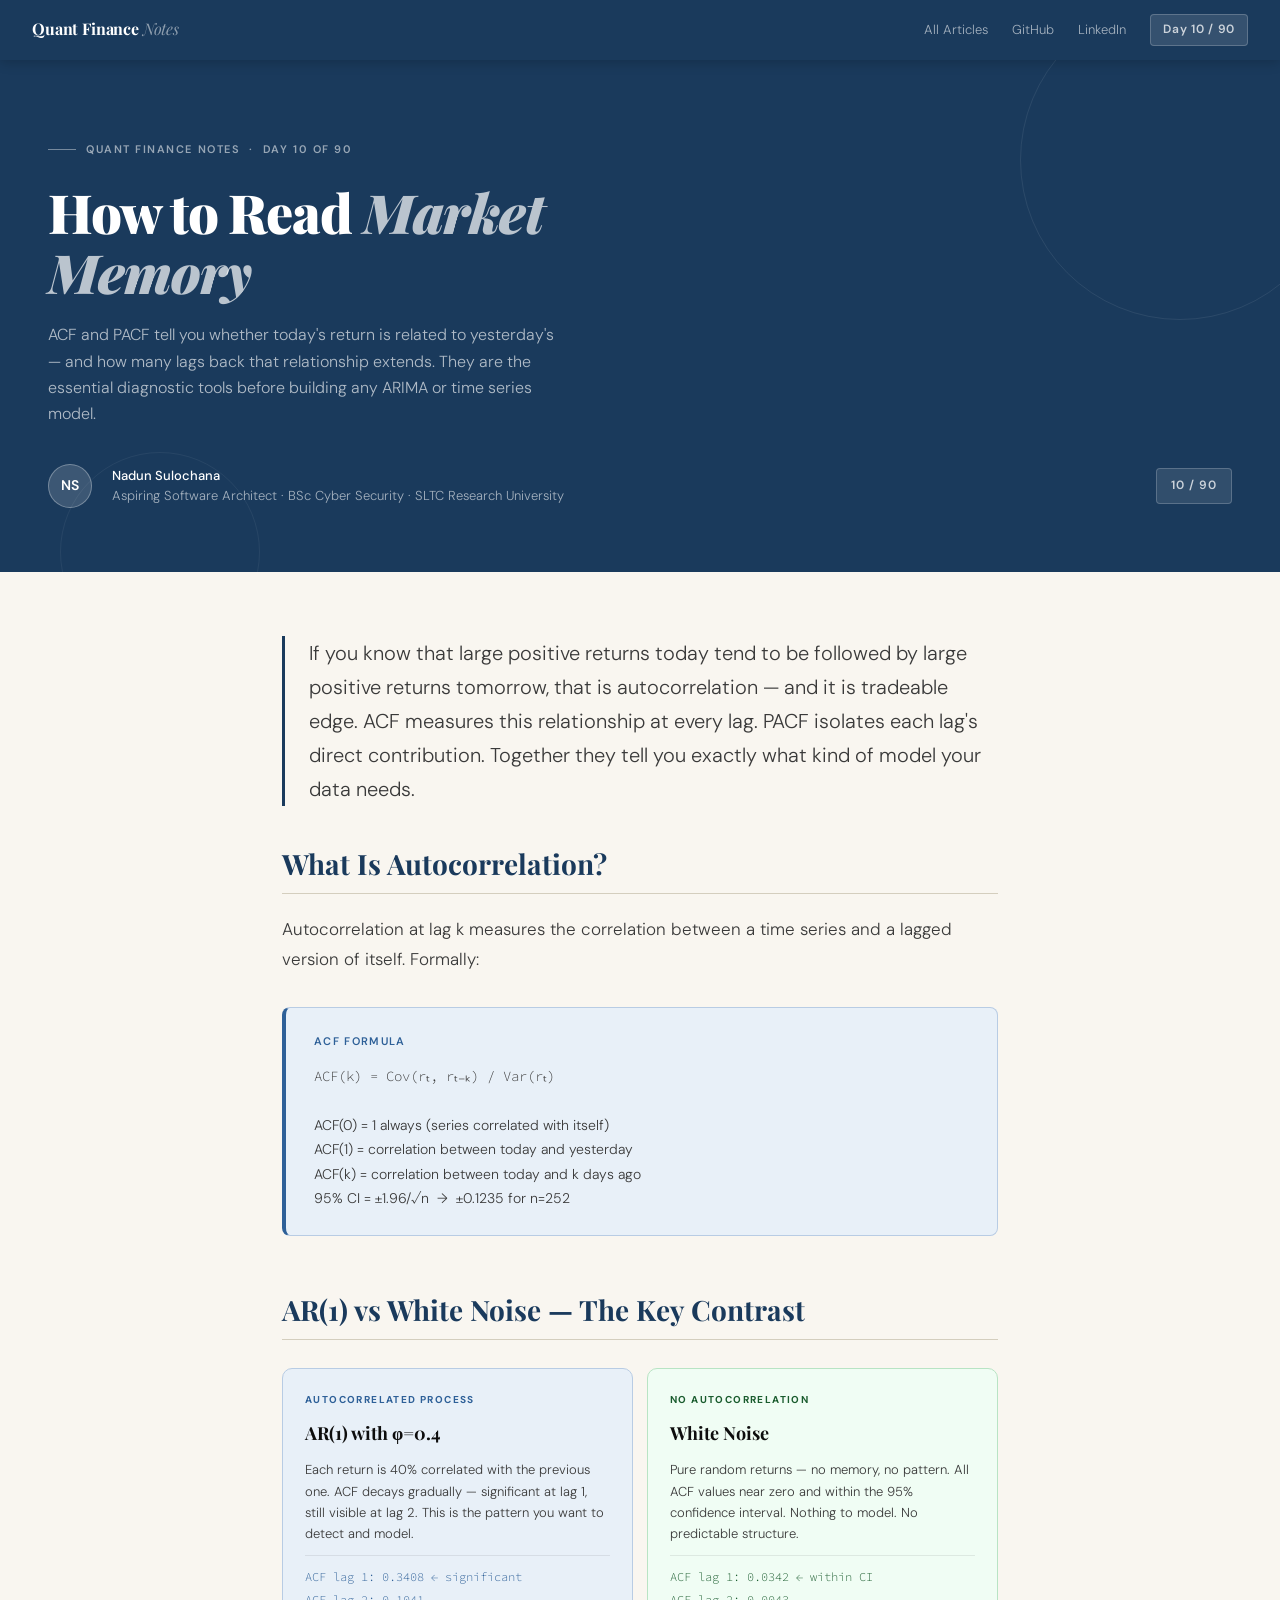
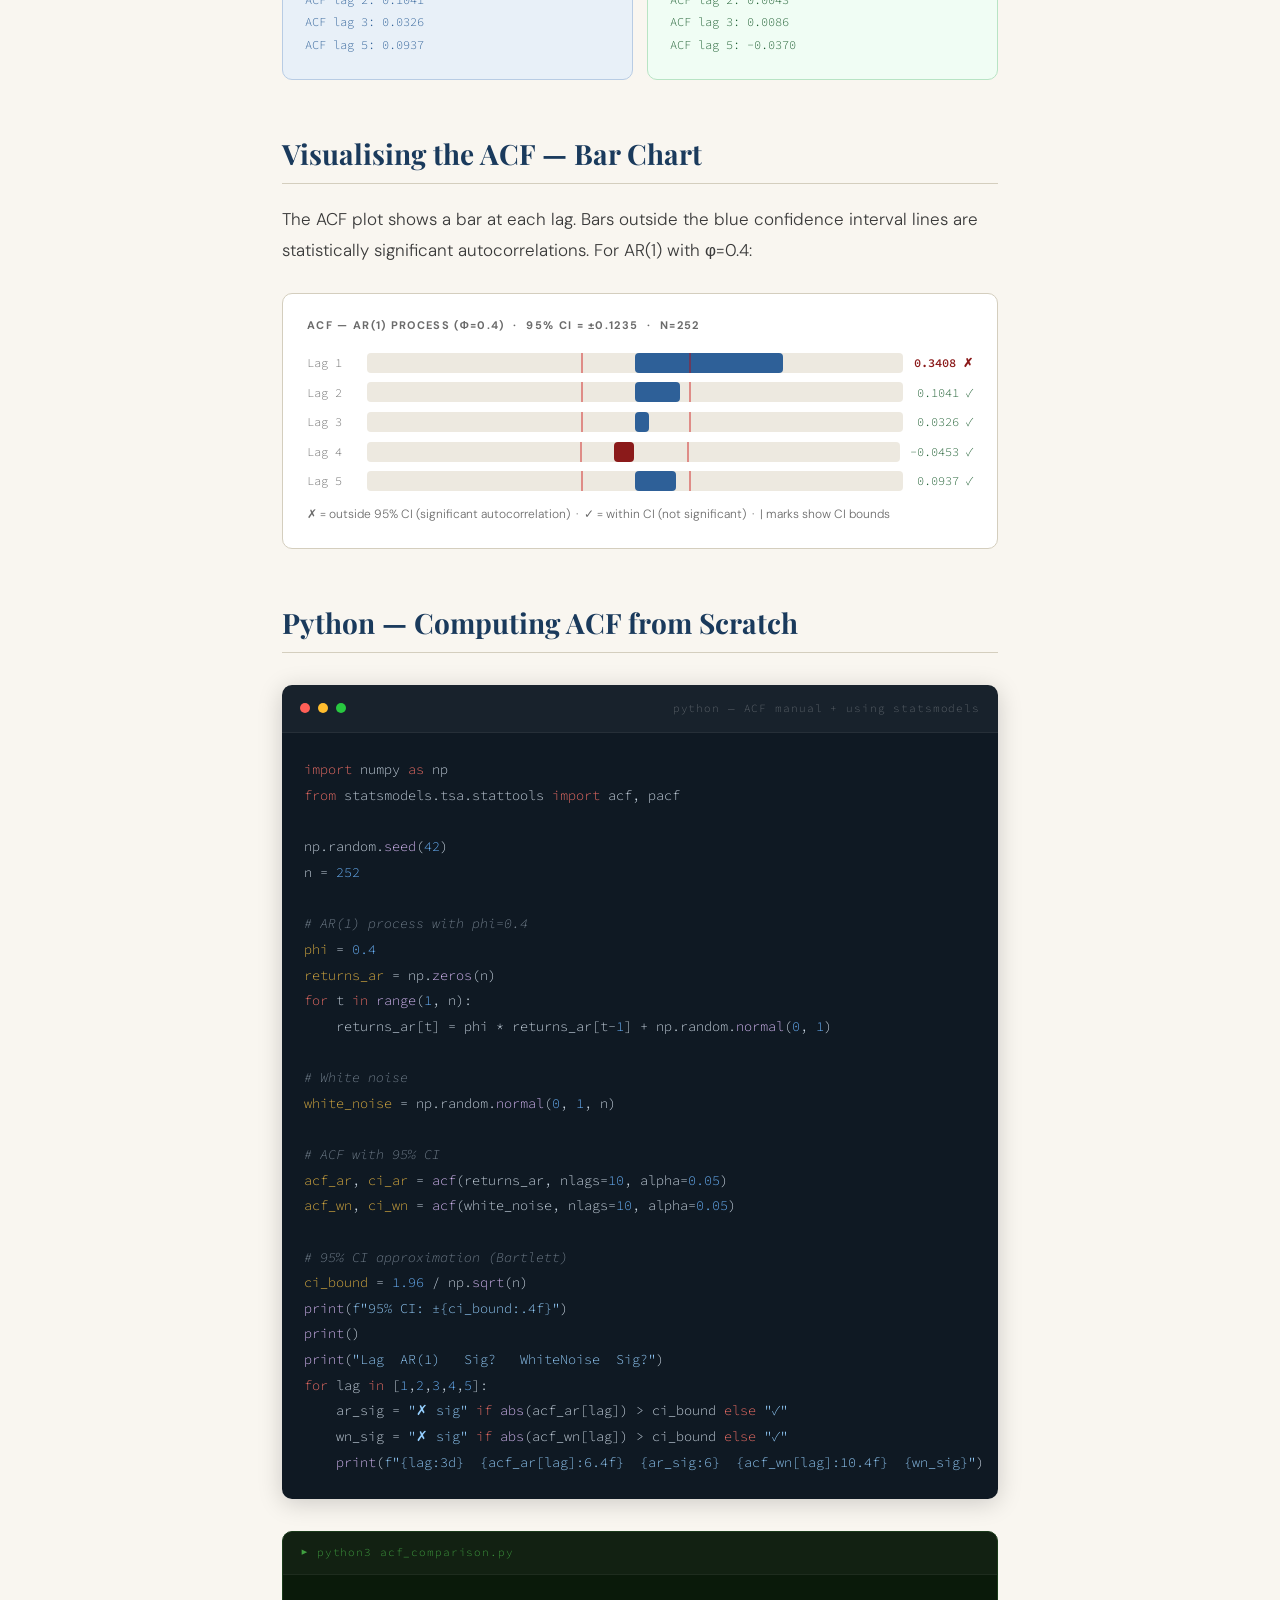
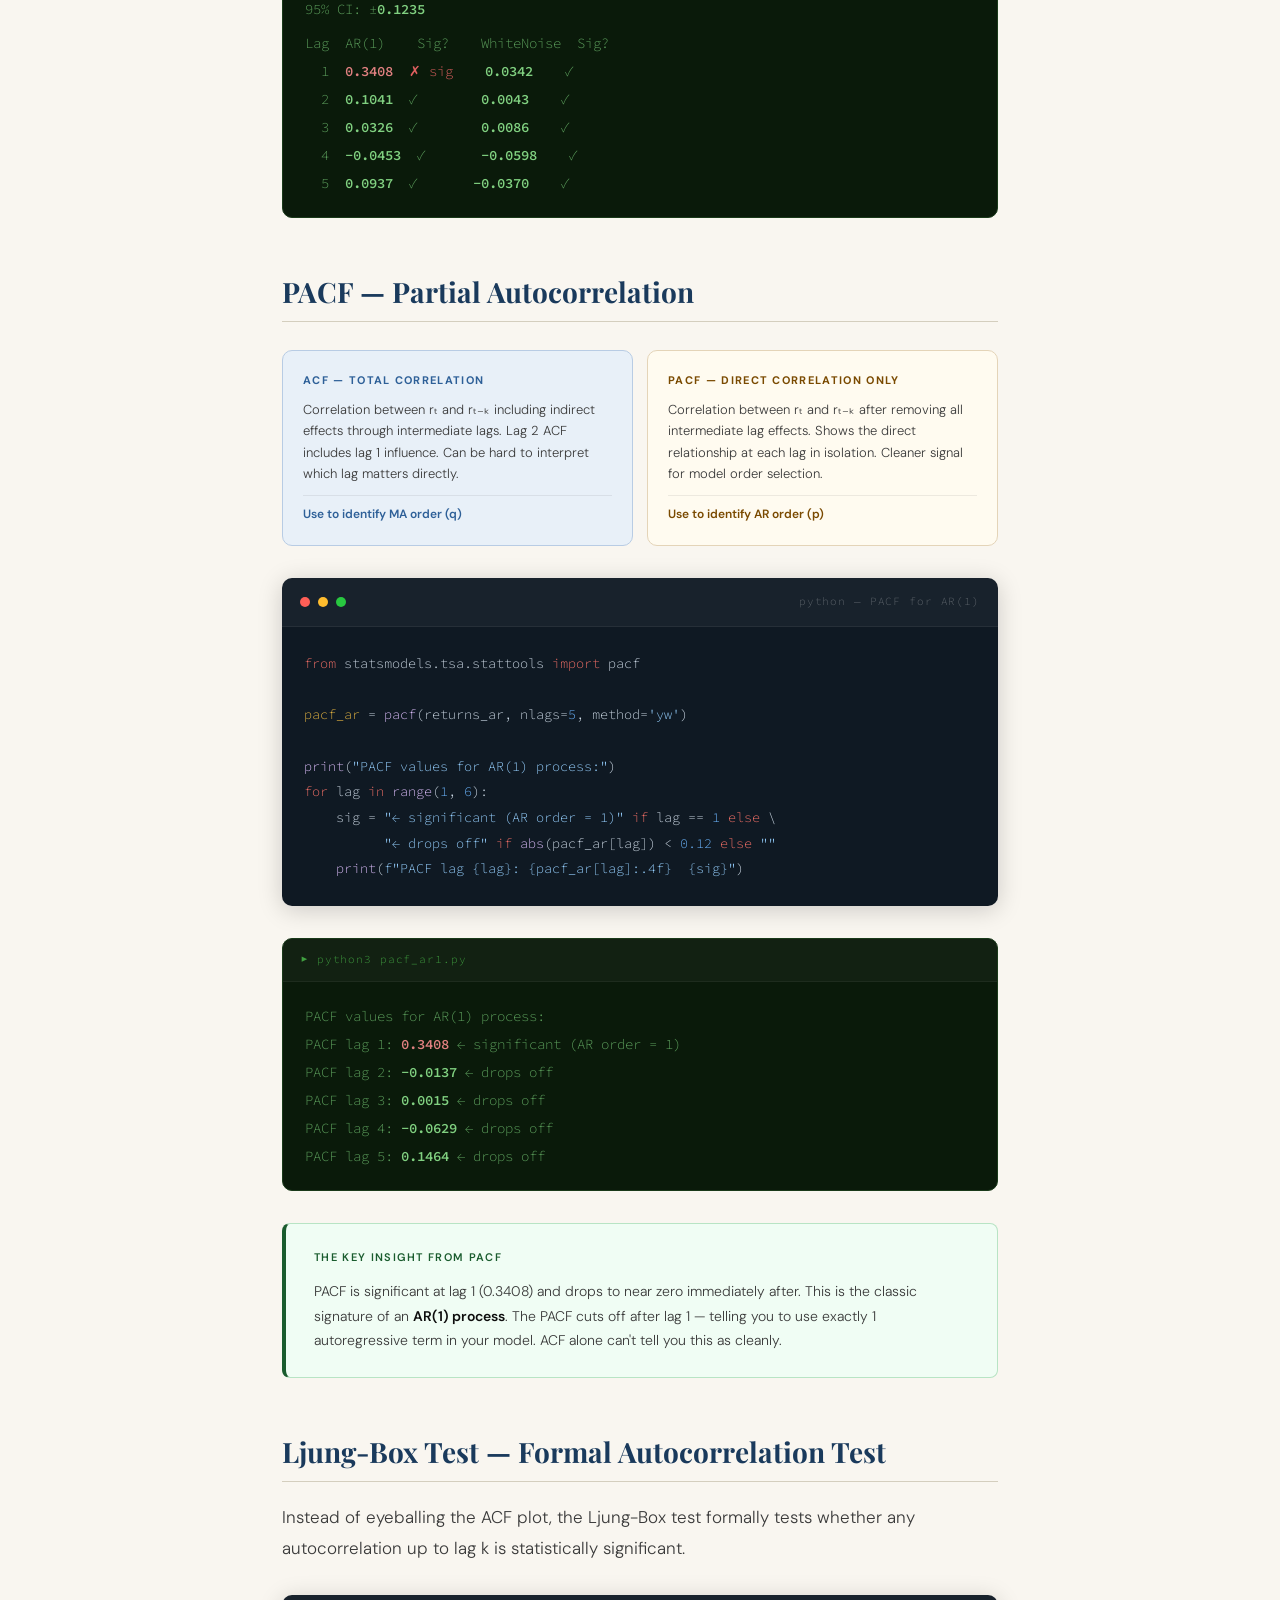
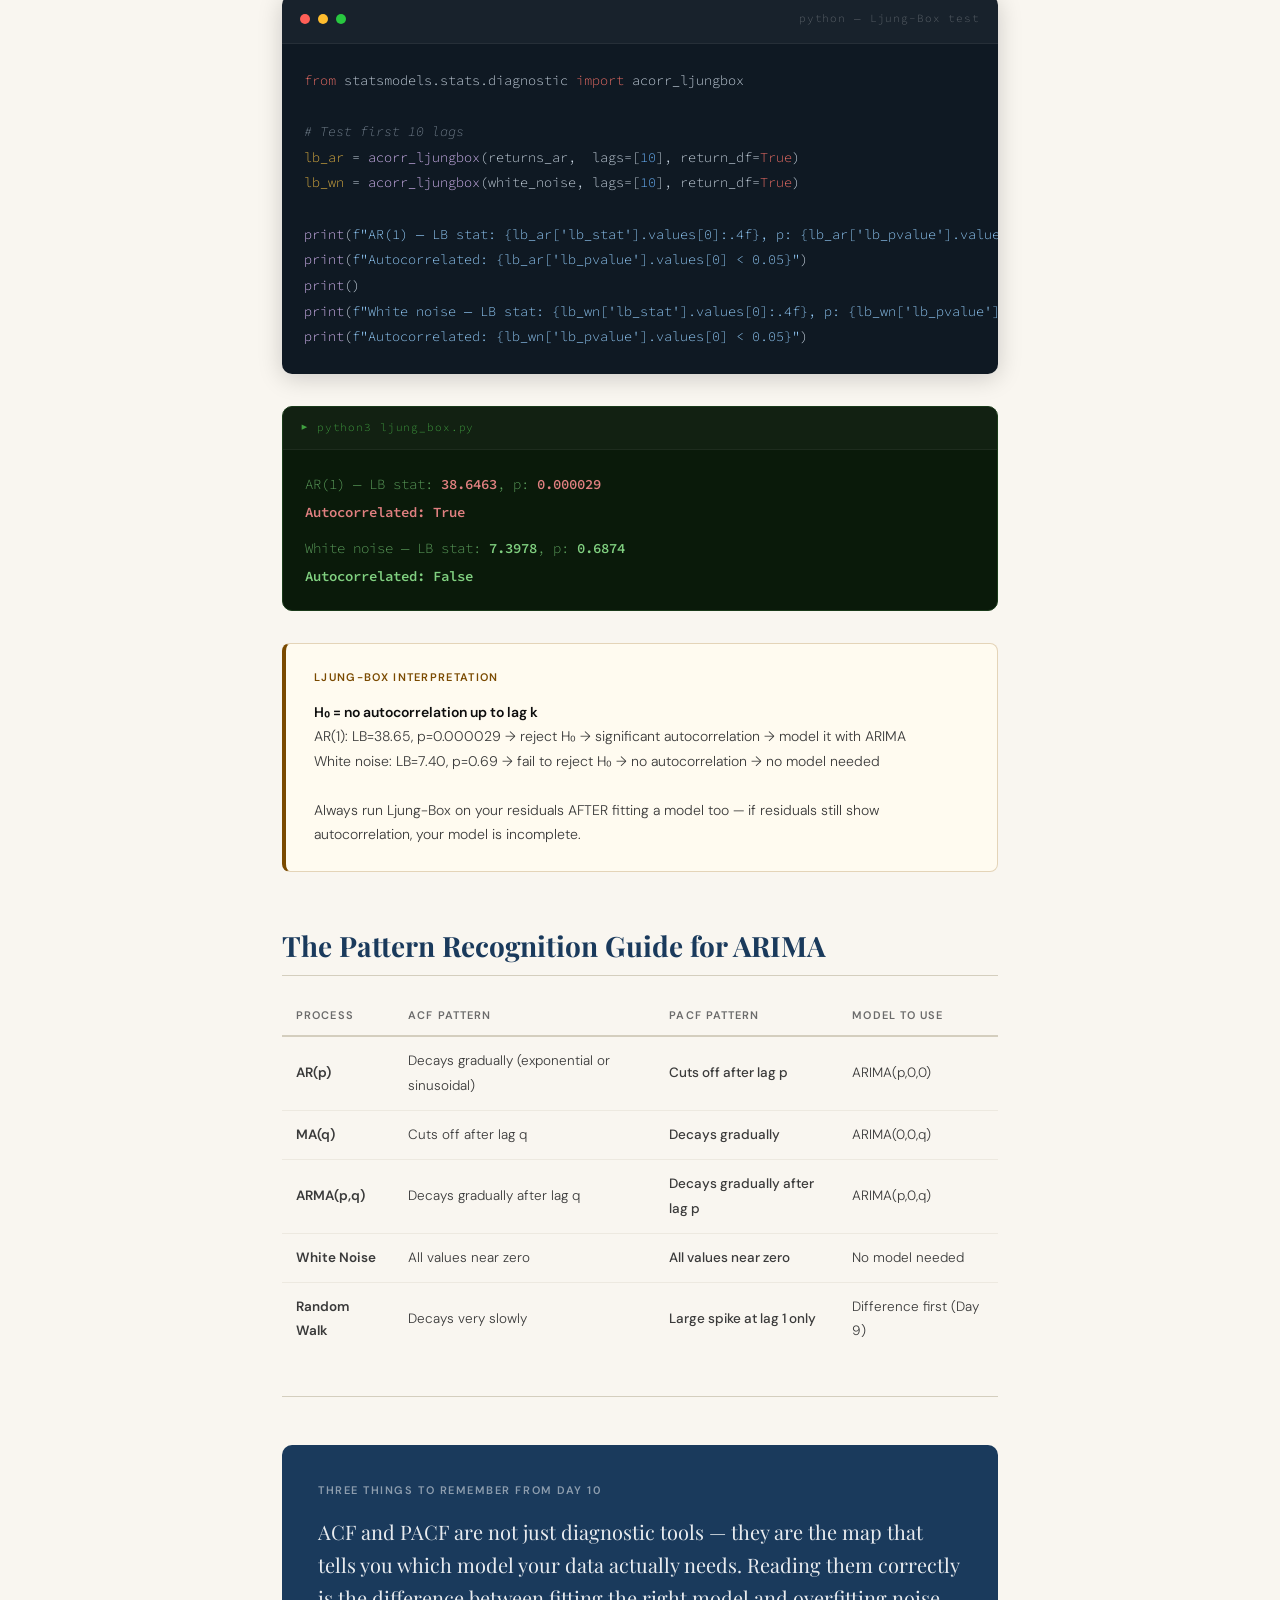
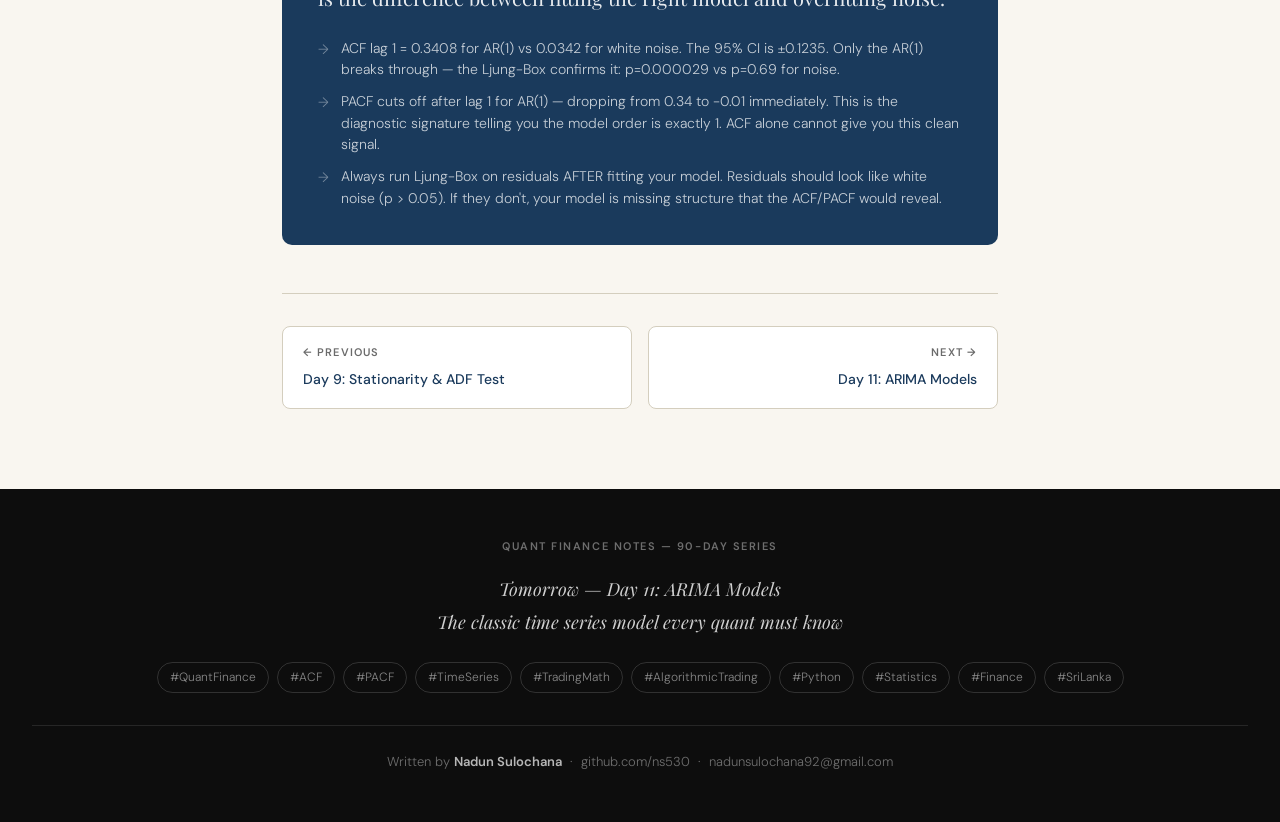
<file: day10.html>
<!DOCTYPE html>
<html lang="en">
<head>
<meta charset="UTF-8">
<meta name="google-site-verification" content="SgzPqB0Vckpfji6y3nNSuKVuLHeB-5xwqyW2BR0Zr9g">
<meta name="viewport" content="width=device-width, initial-scale=1.0">
<meta name="description" content="Day 10: ACF & PACF — how to detect autocorrelation in price and return data. Autocorrelation function, partial autocorrelation, Ljung-Box test with Python.">
<meta name="keywords" content="ACF PACF trading, autocorrelation finance, Ljung-Box test, time series autocorrelation Python, AR process finance, quant finance tutorial, Nadun Sulochana">
<meta name="author" content="Nadun Sulochana">
<meta name="robots" content="index, follow, max-snippet:-1, max-image-preview:large">
<link rel="canonical" href="https://ns530.github.io/quant-finance-notes/day10.html">
<meta property="og:type" content="article">
<meta property="og:url" content="https://ns530.github.io/quant-finance-notes/day10.html">
<meta property="og:title" content="Day 10: ACF & PACF — Quant Finance Notes | Nadun Sulochana">
<meta property="og:description" content="How to detect autocorrelation in returns. ACF, PACF, Ljung-Box test with Python — AR(1) LB stat=38.65, p=0.000029 vs white noise p=0.69.">
<meta property="og:site_name" content="Quant Finance Notes">
<meta name="twitter:card" content="summary_large_image">
<meta name="citation_author" content="Nadun Sulochana">
<meta name="geo.region" content="LK">
<script type="application/ld+json">
{
  "@context": "https://schema.org",
  "@type": "Article",
  "name": "Day 10: ACF & PACF — Reading Market Memory",
  "url": "https://ns530.github.io/quant-finance-notes/day10.html",
  "author": {"@type":"Person","name":"Nadun Sulochana","url":"https://www.linkedin.com/in/nadun-sulochana-41923029b","sameAs":["https://github.com/ns530"]},
  "isPartOf": {"@type":"WebSite","name":"Quant Finance Notes","url":"https://ns530.github.io/quant-finance-notes/"}
}
</script>
<title>Day 10: ACF & PACF — Reading Market Memory | Quant Finance Notes</title>
<link rel="stylesheet" href="style.css">
<style>
/* ── DAY 10 SPECIFIC ── */
.acf-compare{display:grid;grid-template-columns:1fr 1fr;gap:14px;margin:28px 0;}
@media(max-width:540px){.acf-compare{grid-template-columns:1fr;}}
.ac-card{border-radius:10px;padding:22px;border:1px solid var(--rule);}
.ac-ar  {background:var(--accent-lt);border-color:#B8CCE4;}
.ac-wn  {background:var(--green-lt); border-color:#B8E4C4;}
.ac-label{font-size:10px;font-weight:700;letter-spacing:0.14em;text-transform:uppercase;margin-bottom:8px;}
.ac-ar  .ac-label{color:var(--accent-mid);}
.ac-wn  .ac-label{color:var(--green);}
.ac-title{font-family:'Playfair Display',serif;font-size:18px;font-weight:700;margin-bottom:10px;color:var(--ink);}
.ac-card p{font-size:13px;color:var(--ink-soft);line-height:1.65;margin:0;}
.ac-vals{font-family:'Source Code Pro',monospace;font-size:12px;margin-top:10px;padding-top:10px;border-top:1px solid rgba(0,0,0,0.08);line-height:1.9;}
.ac-ar .ac-vals{color:var(--accent-mid);}
.ac-wn .ac-vals{color:var(--green);}

/* ACF bar chart visual */
.acf-chart{background:white;border:1px solid var(--rule);border-radius:10px;padding:22px 24px;margin:28px 0;}
.acf-chart-title{font-size:11px;font-weight:700;letter-spacing:0.12em;text-transform:uppercase;color:var(--ink-muted);margin-bottom:16px;}
.acf-bar-row{display:flex;align-items:center;gap:10px;margin-bottom:8px;}
.acf-lag{font-size:12px;font-family:'Source Code Pro',monospace;color:var(--ink-muted);min-width:50px;}
.acf-track{flex:1;height:20px;background:var(--cream-dark);border-radius:4px;position:relative;overflow:visible;}
.acf-fill{height:20px;border-radius:4px;position:absolute;top:0;}
.acf-pos{background:var(--accent-mid);left:50%;}
.acf-neg{background:var(--red);right:50%;}
.acf-ci-line{position:absolute;top:0;width:2px;height:20px;background:rgba(200,0,0,0.4);}
.acf-val{font-size:12px;font-family:'Source Code Pro',monospace;min-width:60px;text-align:right;}
.acf-sig{color:var(--red);font-weight:600;}
.acf-ok {color:var(--green);}

/* PACF vs ACF comparison */
.diff-grid{display:grid;grid-template-columns:1fr 1fr;gap:14px;margin:28px 0;}
@media(max-width:520px){.diff-grid{grid-template-columns:1fr;}}
.dg-card{border-radius:10px;padding:20px;border:1px solid var(--rule);}
.dg-acf {background:var(--accent-lt);border-color:#B8CCE4;}
.dg-pacf{background:var(--amber-lt); border-color:#E4D4B8;}
.dg-title{font-size:11px;font-weight:700;letter-spacing:0.12em;text-transform:uppercase;margin-bottom:8px;}
.dg-acf  .dg-title{color:var(--accent-mid);}
.dg-pacf .dg-title{color:var(--amber);}
.dg-card p{font-size:13px;color:var(--ink-soft);line-height:1.65;margin:0;}
.dg-use{font-size:12px;font-weight:600;margin-top:10px;padding-top:8px;border-top:1px solid rgba(0,0,0,0.07);}
.dg-acf  .dg-use{color:var(--accent-mid);}
.dg-pacf .dg-use{color:var(--amber);}

/* Pattern table */
.pattern-table{width:100%;border-collapse:collapse;margin:20px 0;font-size:13.5px;}
.pattern-table th{text-align:left;padding:10px 14px;font-size:11px;font-weight:600;letter-spacing:0.1em;text-transform:uppercase;color:var(--ink-muted);border-bottom:2px solid var(--rule);}
.pattern-table td{padding:12px 14px;border-bottom:1px solid var(--cream-dark);color:var(--ink-soft);}
.pattern-table tr:last-child td{border-bottom:none;}
.pt-model{color:var(--accent);font-weight:600;}
.pt-acf  {color:var(--ink);}
.pt-pacf {color:var(--amber);font-weight:500;}
</style>
</head>
<body>

<nav class="site-nav">
  <a class="nav-brand" href="index.html">Quant Finance <span>Notes</span></a>
  <div class="nav-links">
    <a href="index.html">All Articles</a>
    <a href="https://github.com/ns530" target="_blank">GitHub</a>
    <a href="https://www.linkedin.com/in/nadun-sulochana-41923029b" target="_blank">LinkedIn</a>
    <span class="nav-badge">Day 10 / 90</span>
  </div>
</nav>

<div class="hero">
  <div class="series-tag">Quant Finance Notes &nbsp;·&nbsp; Day 10 of 90</div>
  <h1>How to Read <em>Market Memory</em></h1>
  <p class="hero-sub">ACF and PACF tell you whether today's return is related to yesterday's — and how many lags back that relationship extends. They are the essential diagnostic tools before building any ARIMA or time series model.</p>
  <div class="hero-meta">
    <div class="avatar">NS</div>
    <div class="meta-text"><strong>Nadun Sulochana</strong>Aspiring Software Architect · BSc Cyber Security · SLTC Research University</div>
    <div class="day-badge">10 / 90</div>
  </div>
</div>

<div class="article-body">

  <p class="lead">If you know that large positive returns today tend to be followed by large positive returns tomorrow, that is autocorrelation — and it is tradeable edge. ACF measures this relationship at every lag. PACF isolates each lag's direct contribution. Together they tell you exactly what kind of model your data needs.</p>

  <h2>What Is Autocorrelation?</h2>
  <p>Autocorrelation at lag k measures the correlation between a time series and a lagged version of itself. Formally:</p>

  <div class="callout callout-blue">
    <div class="callout-title">ACF formula</div>
    <p style="margin:0;font-size:14px;color:var(--ink-soft);line-height:1.75;font-family:'Source Code Pro',monospace;">
      ACF(k) = Cov(rₜ, rₜ₋ₖ) / Var(rₜ)<br/><br/>
      <span style="font-family:'DM Sans',sans-serif;">
      ACF(0) = 1 always (series correlated with itself)<br/>
      ACF(1) = correlation between today and yesterday<br/>
      ACF(k) = correlation between today and k days ago<br/>
      95% CI = ±1.96/√n &nbsp;→&nbsp; ±0.1235 for n=252
      </span>
    </p>
  </div>

  <h2>AR(1) vs White Noise — The Key Contrast</h2>

  <div class="acf-compare">
    <div class="ac-card ac-ar">
      <div class="ac-label">Autocorrelated process</div>
      <div class="ac-title">AR(1) with φ=0.4</div>
      <p>Each return is 40% correlated with the previous one. ACF decays gradually — significant at lag 1, still visible at lag 2. This is the pattern you want to detect and model.</p>
      <div class="ac-vals">
        ACF lag 1: 0.3408 ← significant<br/>
        ACF lag 2: 0.1041<br/>
        ACF lag 3: 0.0326<br/>
        ACF lag 5: 0.0937
      </div>
    </div>
    <div class="ac-card ac-wn">
      <div class="ac-label">No autocorrelation</div>
      <div class="ac-title">White Noise</div>
      <p>Pure random returns — no memory, no pattern. All ACF values near zero and within the 95% confidence interval. Nothing to model. No predictable structure.</p>
      <div class="ac-vals">
        ACF lag 1: 0.0342 ← within CI<br/>
        ACF lag 2: 0.0043<br/>
        ACF lag 3: 0.0086<br/>
        ACF lag 5: −0.0370
      </div>
    </div>
  </div>

  <h2>Visualising the ACF — Bar Chart</h2>
  <p>The ACF plot shows a bar at each lag. Bars outside the blue confidence interval lines are statistically significant autocorrelations. For AR(1) with φ=0.4:</p>

  <div class="acf-chart">
    <div class="acf-chart-title">ACF — AR(1) process (φ=0.4) &nbsp;·&nbsp; 95% CI = ±0.1235 &nbsp;·&nbsp; n=252</div>

    <div class="acf-bar-row">
      <span class="acf-lag">Lag 1</span>
      <div class="acf-track">
        <div class="acf-fill acf-pos" style="width:27.6%"></div>
        <div class="acf-ci-line" style="left:calc(50% + 10%)"></div>
        <div class="acf-ci-line" style="left:calc(50% - 10%)"></div>
      </div>
      <span class="acf-val acf-sig">0.3408 ✗</span>
    </div>

    <div class="acf-bar-row">
      <span class="acf-lag">Lag 2</span>
      <div class="acf-track">
        <div class="acf-fill acf-pos" style="width:8.4%"></div>
        <div class="acf-ci-line" style="left:calc(50% + 10%)"></div>
        <div class="acf-ci-line" style="left:calc(50% - 10%)"></div>
      </div>
      <span class="acf-val acf-ok">0.1041 ✓</span>
    </div>

    <div class="acf-bar-row">
      <span class="acf-lag">Lag 3</span>
      <div class="acf-track">
        <div class="acf-fill acf-pos" style="width:2.6%"></div>
        <div class="acf-ci-line" style="left:calc(50% + 10%)"></div>
        <div class="acf-ci-line" style="left:calc(50% - 10%)"></div>
      </div>
      <span class="acf-val acf-ok">0.0326 ✓</span>
    </div>

    <div class="acf-bar-row">
      <span class="acf-lag">Lag 4</span>
      <div class="acf-track">
        <div class="acf-fill acf-neg" style="width:3.7%"></div>
        <div class="acf-ci-line" style="left:calc(50% + 10%)"></div>
        <div class="acf-ci-line" style="left:calc(50% - 10%)"></div>
      </div>
      <span class="acf-val acf-ok">−0.0453 ✓</span>
    </div>

    <div class="acf-bar-row">
      <span class="acf-lag">Lag 5</span>
      <div class="acf-track">
        <div class="acf-fill acf-pos" style="width:7.6%"></div>
        <div class="acf-ci-line" style="left:calc(50% + 10%)"></div>
        <div class="acf-ci-line" style="left:calc(50% - 10%)"></div>
      </div>
      <span class="acf-val acf-ok">0.0937 ✓</span>
    </div>

    <p style="font-size:12px;color:var(--ink-muted);margin-top:12px;margin-bottom:0;">✗ = outside 95% CI (significant autocorrelation) &nbsp;·&nbsp; ✓ = within CI (not significant) &nbsp;·&nbsp; | marks show CI bounds</p>
  </div>

  <h2>Python — Computing ACF from Scratch</h2>

  <div class="code-wrap">
    <div class="code-header">
      <div class="dot dot-r"></div><div class="dot dot-y"></div><div class="dot dot-g"></div>
      <div class="code-lang">python — ACF manual + using statsmodels</div>
    </div>
    <pre><span class="c-kw">import</span> numpy <span class="c-kw">as</span> np
<span class="c-kw">from</span> statsmodels.tsa.stattools <span class="c-kw">import</span> acf, pacf

np.random.<span class="c-fn">seed</span>(<span class="c-num">42</span>)
n = <span class="c-num">252</span>

<span class="c-cm"># AR(1) process with phi=0.4</span>
<span class="c-var">phi</span> = <span class="c-num">0.4</span>
<span class="c-var">returns_ar</span> = np.<span class="c-fn">zeros</span>(n)
<span class="c-kw">for</span> t <span class="c-kw">in</span> <span class="c-fn">range</span>(<span class="c-num">1</span>, n):
    returns_ar[t] = phi * returns_ar[t-<span class="c-num">1</span>] + np.random.<span class="c-fn">normal</span>(<span class="c-num">0</span>, <span class="c-num">1</span>)

<span class="c-cm"># White noise</span>
<span class="c-var">white_noise</span> = np.random.<span class="c-fn">normal</span>(<span class="c-num">0</span>, <span class="c-num">1</span>, n)

<span class="c-cm"># ACF with 95% CI</span>
<span class="c-var">acf_ar</span>, <span class="c-var">ci_ar</span> = <span class="c-fn">acf</span>(returns_ar, nlags=<span class="c-num">10</span>, alpha=<span class="c-num">0.05</span>)
<span class="c-var">acf_wn</span>, <span class="c-var">ci_wn</span> = <span class="c-fn">acf</span>(white_noise, nlags=<span class="c-num">10</span>, alpha=<span class="c-num">0.05</span>)

<span class="c-cm"># 95% CI approximation (Bartlett)</span>
<span class="c-var">ci_bound</span> = <span class="c-num">1.96</span> / np.<span class="c-fn">sqrt</span>(n)
<span class="c-fn">print</span>(<span class="c-str">f"95% CI: ±{ci_bound:.4f}"</span>)
<span class="c-fn">print</span>()
<span class="c-fn">print</span>(<span class="c-str">"Lag  AR(1)   Sig?   WhiteNoise  Sig?"</span>)
<span class="c-kw">for</span> lag <span class="c-kw">in</span> [<span class="c-num">1</span>,<span class="c-num">2</span>,<span class="c-num">3</span>,<span class="c-num">4</span>,<span class="c-num">5</span>]:
    ar_sig = <span class="c-str">"✗ sig"</span> <span class="c-kw">if</span> <span class="c-fn">abs</span>(acf_ar[lag]) > ci_bound <span class="c-kw">else</span> <span class="c-str">"✓"</span>
    wn_sig = <span class="c-str">"✗ sig"</span> <span class="c-kw">if</span> <span class="c-fn">abs</span>(acf_wn[lag]) > ci_bound <span class="c-kw">else</span> <span class="c-str">"✓"</span>
    <span class="c-fn">print</span>(<span class="c-str">f"{lag:3d}  {acf_ar[lag]:6.4f}  {ar_sig:6}  {acf_wn[lag]:10.4f}  {wn_sig}"</span>)</pre>
  </div>

  <div class="output-wrap">
    <div class="output-header">▶ python3 acf_comparison.py</div>
    <div class="output-body">
      <div><span class="out-ln">95% CI: ±</span><span class="out-n">0.1235</span></div>
      <div style="margin-top:6px;"></div>
      <div><span class="out-ln">Lag&nbsp; AR(1)&nbsp;&nbsp;&nbsp; Sig?&nbsp;&nbsp;&nbsp; WhiteNoise&nbsp; Sig?</span></div>
      <div><span class="out-ln">&nbsp;&nbsp;1&nbsp;&nbsp;</span><span class="out-f">0.3408</span><span class="out-lf">&nbsp;&nbsp;✗ sig&nbsp;&nbsp;</span><span class="out-n">&nbsp;&nbsp;0.0342</span><span class="out-ln">&nbsp;&nbsp;&nbsp;&nbsp;✓</span></div>
      <div><span class="out-ln">&nbsp;&nbsp;2&nbsp;&nbsp;</span><span class="out-n">0.1041</span><span class="out-ln">&nbsp;&nbsp;✓&nbsp;&nbsp;&nbsp;&nbsp;&nbsp;&nbsp;</span><span class="out-n">&nbsp;&nbsp;0.0043</span><span class="out-ln">&nbsp;&nbsp;&nbsp;&nbsp;✓</span></div>
      <div><span class="out-ln">&nbsp;&nbsp;3&nbsp;&nbsp;</span><span class="out-n">0.0326</span><span class="out-ln">&nbsp;&nbsp;✓&nbsp;&nbsp;&nbsp;&nbsp;&nbsp;&nbsp;</span><span class="out-n">&nbsp;&nbsp;0.0086</span><span class="out-ln">&nbsp;&nbsp;&nbsp;&nbsp;✓</span></div>
      <div><span class="out-ln">&nbsp;&nbsp;4&nbsp;&nbsp;</span><span class="out-n">-0.0453</span><span class="out-ln">&nbsp; ✓&nbsp;&nbsp;&nbsp;&nbsp;&nbsp;&nbsp;</span><span class="out-n">&nbsp;-0.0598</span><span class="out-ln">&nbsp;&nbsp;&nbsp;&nbsp;✓</span></div>
      <div><span class="out-ln">&nbsp;&nbsp;5&nbsp;&nbsp;</span><span class="out-n">0.0937</span><span class="out-ln">&nbsp;&nbsp;✓&nbsp;&nbsp;&nbsp;&nbsp;&nbsp;&nbsp;</span><span class="out-n">&nbsp;-0.0370</span><span class="out-ln">&nbsp;&nbsp;&nbsp;&nbsp;✓</span></div>
    </div>
  </div>

  <h2>PACF — Partial Autocorrelation</h2>

  <div class="diff-grid">
    <div class="dg-card dg-acf">
      <div class="dg-title">ACF — Total correlation</div>
      <p>Correlation between rₜ and rₜ₋ₖ including indirect effects through intermediate lags. Lag 2 ACF includes lag 1 influence. Can be hard to interpret which lag matters directly.</p>
      <div class="dg-use">Use to identify MA order (q)</div>
    </div>
    <div class="dg-card dg-pacf">
      <div class="dg-title">PACF — Direct correlation only</div>
      <p>Correlation between rₜ and rₜ₋ₖ after removing all intermediate lag effects. Shows the direct relationship at each lag in isolation. Cleaner signal for model order selection.</p>
      <div class="dg-use">Use to identify AR order (p)</div>
    </div>
  </div>

  <div class="code-wrap">
    <div class="code-header">
      <div class="dot dot-r"></div><div class="dot dot-y"></div><div class="dot dot-g"></div>
      <div class="code-lang">python — PACF for AR(1)</div>
    </div>
    <pre><span class="c-kw">from</span> statsmodels.tsa.stattools <span class="c-kw">import</span> pacf

<span class="c-var">pacf_ar</span> = <span class="c-fn">pacf</span>(returns_ar, nlags=<span class="c-num">5</span>, method=<span class="c-str">'yw'</span>)

<span class="c-fn">print</span>(<span class="c-str">"PACF values for AR(1) process:"</span>)
<span class="c-kw">for</span> lag <span class="c-kw">in</span> <span class="c-fn">range</span>(<span class="c-num">1</span>, <span class="c-num">6</span>):
    sig = <span class="c-str">"← significant (AR order = 1)"</span> <span class="c-kw">if</span> lag == <span class="c-num">1</span> <span class="c-kw">else</span> \
          <span class="c-str">"← drops off"</span> <span class="c-kw">if</span> <span class="c-fn">abs</span>(pacf_ar[lag]) < <span class="c-num">0.12</span> <span class="c-kw">else</span> <span class="c-str">""</span>
    <span class="c-fn">print</span>(<span class="c-str">f"PACF lag {lag}: {pacf_ar[lag]:.4f}  {sig}"</span>)</pre>
  </div>

  <div class="output-wrap">
    <div class="output-header">▶ python3 pacf_ar1.py</div>
    <div class="output-body">
      <div><span class="out-ln">PACF values for AR(1) process:</span></div>
      <div><span class="out-ln">PACF lag 1: </span><span class="out-f">0.3408</span><span class="out-ln">  ← significant (AR order = 1)</span></div>
      <div><span class="out-ln">PACF lag 2: </span><span class="out-n">-0.0137</span><span class="out-ln">  ← drops off</span></div>
      <div><span class="out-ln">PACF lag 3: </span><span class="out-n">0.0015</span><span class="out-ln">  ← drops off</span></div>
      <div><span class="out-ln">PACF lag 4: </span><span class="out-n">-0.0629</span><span class="out-ln">  ← drops off</span></div>
      <div><span class="out-ln">PACF lag 5: </span><span class="out-n">0.1464</span><span class="out-ln">  ← drops off</span></div>
    </div>
  </div>

  <div class="callout callout-green">
    <div class="callout-title">The key insight from PACF</div>
    <p style="margin:0;font-size:14px;color:var(--ink-soft);line-height:1.75;">
      PACF is significant at lag 1 (0.3408) and drops to near zero immediately after. This is the classic signature of an <strong>AR(1) process</strong>. The PACF cuts off after lag 1 — telling you to use exactly 1 autoregressive term in your model. ACF alone can't tell you this as cleanly.
    </p>
  </div>

  <h2>Ljung-Box Test — Formal Autocorrelation Test</h2>
  <p>Instead of eyeballing the ACF plot, the Ljung-Box test formally tests whether any autocorrelation up to lag k is statistically significant.</p>

  <div class="code-wrap">
    <div class="code-header">
      <div class="dot dot-r"></div><div class="dot dot-y"></div><div class="dot dot-g"></div>
      <div class="code-lang">python — Ljung-Box test</div>
    </div>
    <pre><span class="c-kw">from</span> statsmodels.stats.diagnostic <span class="c-kw">import</span> acorr_ljungbox

<span class="c-cm"># Test first 10 lags</span>
<span class="c-var">lb_ar</span> = <span class="c-fn">acorr_ljungbox</span>(returns_ar,  lags=[<span class="c-num">10</span>], return_df=<span class="c-kw">True</span>)
<span class="c-var">lb_wn</span> = <span class="c-fn">acorr_ljungbox</span>(white_noise, lags=[<span class="c-num">10</span>], return_df=<span class="c-kw">True</span>)

<span class="c-fn">print</span>(<span class="c-str">f"AR(1) — LB stat: {lb_ar['lb_stat'].values[0]:.4f}, p: {lb_ar['lb_pvalue'].values[0]:.6f}"</span>)
<span class="c-fn">print</span>(<span class="c-str">f"Autocorrelated: {lb_ar['lb_pvalue'].values[0] < 0.05}"</span>)
<span class="c-fn">print</span>()
<span class="c-fn">print</span>(<span class="c-str">f"White noise — LB stat: {lb_wn['lb_stat'].values[0]:.4f}, p: {lb_wn['lb_pvalue'].values[0]:.4f}"</span>)
<span class="c-fn">print</span>(<span class="c-str">f"Autocorrelated: {lb_wn['lb_pvalue'].values[0] < 0.05}"</span>)</pre>
  </div>

  <div class="output-wrap">
    <div class="output-header">▶ python3 ljung_box.py</div>
    <div class="output-body">
      <div><span class="out-ln">AR(1) — LB stat: </span><span class="out-f">38.6463</span><span class="out-ln">, p: </span><span class="out-f">0.000029</span></div>
      <div><span class="out-f">Autocorrelated: True</span></div>
      <div style="margin-top:8px;"></div>
      <div><span class="out-ln">White noise — LB stat: </span><span class="out-n">7.3978</span><span class="out-ln">, p: </span><span class="out-n">0.6874</span></div>
      <div><span class="out-n">Autocorrelated: False</span></div>
    </div>
  </div>

  <div class="callout callout-amber">
    <div class="callout-title">Ljung-Box interpretation</div>
    <p style="margin:0;font-size:14px;color:var(--ink-soft);line-height:1.75;">
      <strong>H₀ = no autocorrelation up to lag k</strong><br/>
      AR(1): LB=38.65, p=0.000029 → reject H₀ → significant autocorrelation → model it with ARIMA<br/>
      White noise: LB=7.40, p=0.69 → fail to reject H₀ → no autocorrelation → no model needed<br/><br/>
      Always run Ljung-Box on your residuals AFTER fitting a model too — if residuals still show autocorrelation, your model is incomplete.
    </p>
  </div>

  <h2>The Pattern Recognition Guide for ARIMA</h2>

  <table class="pattern-table">
    <thead><tr><th>Process</th><th>ACF pattern</th><th>PACF pattern</th><th>Model to use</th></tr></thead>
    <tbody>
      <tr><td class="pt-model">AR(p)</td><td class="pt-acf">Decays gradually (exponential or sinusoidal)</td><td class="pt-pacf">Cuts off after lag p</td><td>ARIMA(p,0,0)</td></tr>
      <tr><td class="pt-model">MA(q)</td><td class="pt-acf">Cuts off after lag q</td><td class="pt-pacf">Decays gradually</td><td>ARIMA(0,0,q)</td></tr>
      <tr><td class="pt-model">ARMA(p,q)</td><td class="pt-acf">Decays gradually after lag q</td><td class="pt-pacf">Decays gradually after lag p</td><td>ARIMA(p,0,q)</td></tr>
      <tr><td class="pt-model">White Noise</td><td class="pt-acf">All values near zero</td><td class="pt-pacf">All values near zero</td><td>No model needed</td></tr>
      <tr><td class="pt-model">Random Walk</td><td class="pt-acf">Decays very slowly</td><td class="pt-pacf">Large spike at lag 1 only</td><td>Difference first (Day 9)</td></tr>
    </tbody>
  </table>

  <hr class="rule"/>

  <div class="takeaway">
    <div class="takeaway-title">Three things to remember from Day 10</div>
    <p class="takeaway-body">ACF and PACF are not just diagnostic tools — they are the map that tells you which model your data actually needs. Reading them correctly is the difference between fitting the right model and overfitting noise.</p>
    <ul class="takeaway-list">
      <li>ACF lag 1 = 0.3408 for AR(1) vs 0.0342 for white noise. The 95% CI is ±0.1235. Only the AR(1) breaks through — the Ljung-Box confirms it: p=0.000029 vs p=0.69 for noise.</li>
      <li>PACF cuts off after lag 1 for AR(1) — dropping from 0.34 to −0.01 immediately. This is the diagnostic signature telling you the model order is exactly 1. ACF alone cannot give you this clean signal.</li>
      <li>Always run Ljung-Box on residuals AFTER fitting your model. Residuals should look like white noise (p &gt; 0.05). If they don't, your model is missing structure that the ACF/PACF would reveal.</li>
    </ul>
  </div>

  <div class="article-nav">
    <a href="day9.html">
      <span class="nav-dir">← Previous</span>
      <span class="nav-title">Day 9: Stationarity &amp; ADF Test</span>
    </a>
    <a href="day11.html" class="next">
      <span class="nav-dir">Next →</span>
      <span class="nav-title">Day 11: ARIMA Models</span>
    </a>
  </div>

</div>

<div class="article-footer">
  <div class="footer-series">Quant Finance Notes — 90-Day Series</div>
  <div class="footer-next">Tomorrow — Day 11: ARIMA Models<br/>The classic time series model every quant must know</div>
  <div class="footer-tags">
    <span class="footer-tag">#QuantFinance</span>
    <span class="footer-tag">#ACF</span>
    <span class="footer-tag">#PACF</span>
    <span class="footer-tag">#TimeSeries</span>
    <span class="footer-tag">#TradingMath</span>
    <span class="footer-tag">#AlgorithmicTrading</span>
    <span class="footer-tag">#Python</span>
    <span class="footer-tag">#Statistics</span>
    <span class="footer-tag">#Finance</span>
    <span class="footer-tag">#SriLanka</span>
  </div>
  <div class="footer-author">
    Written by <strong>Nadun Sulochana</strong> &nbsp;·&nbsp; github.com/ns530 &nbsp;·&nbsp; nadunsulochana92@gmail.com
  </div>
</div>

</body>
</html>
</file>
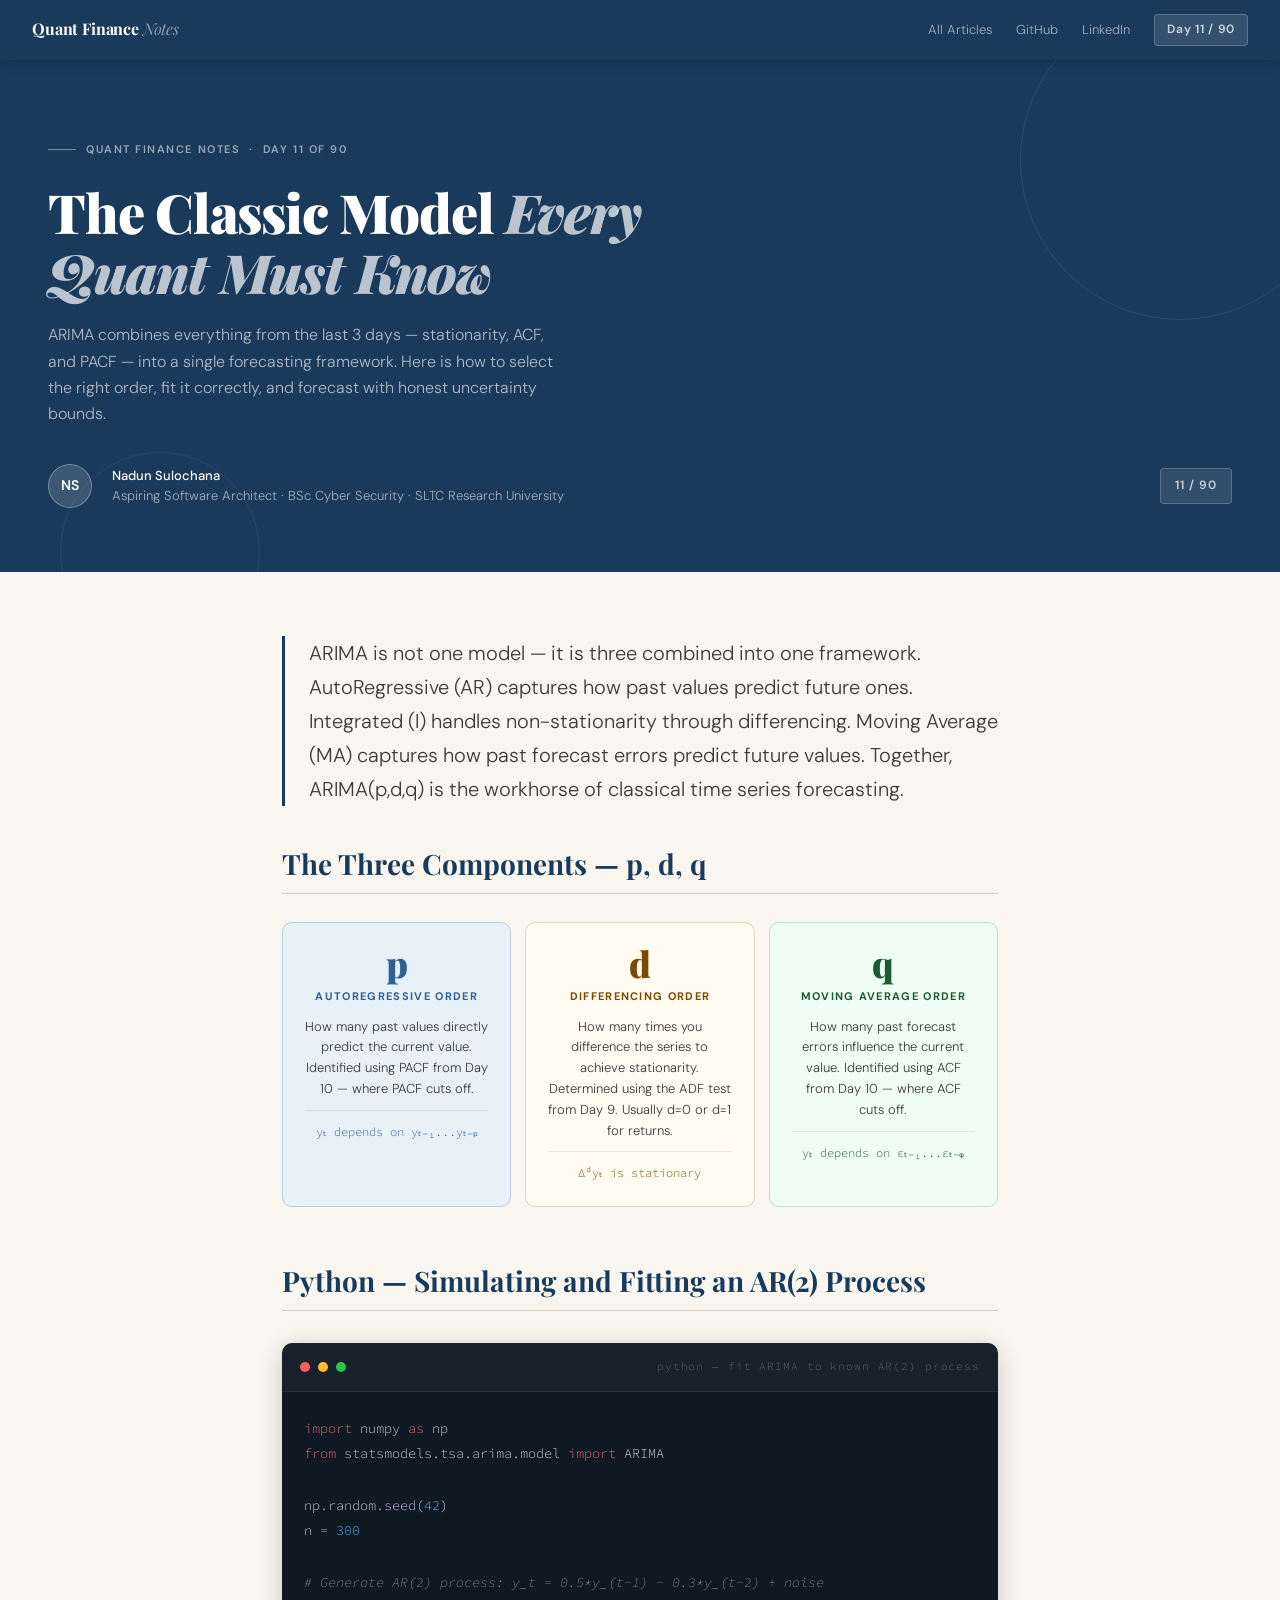
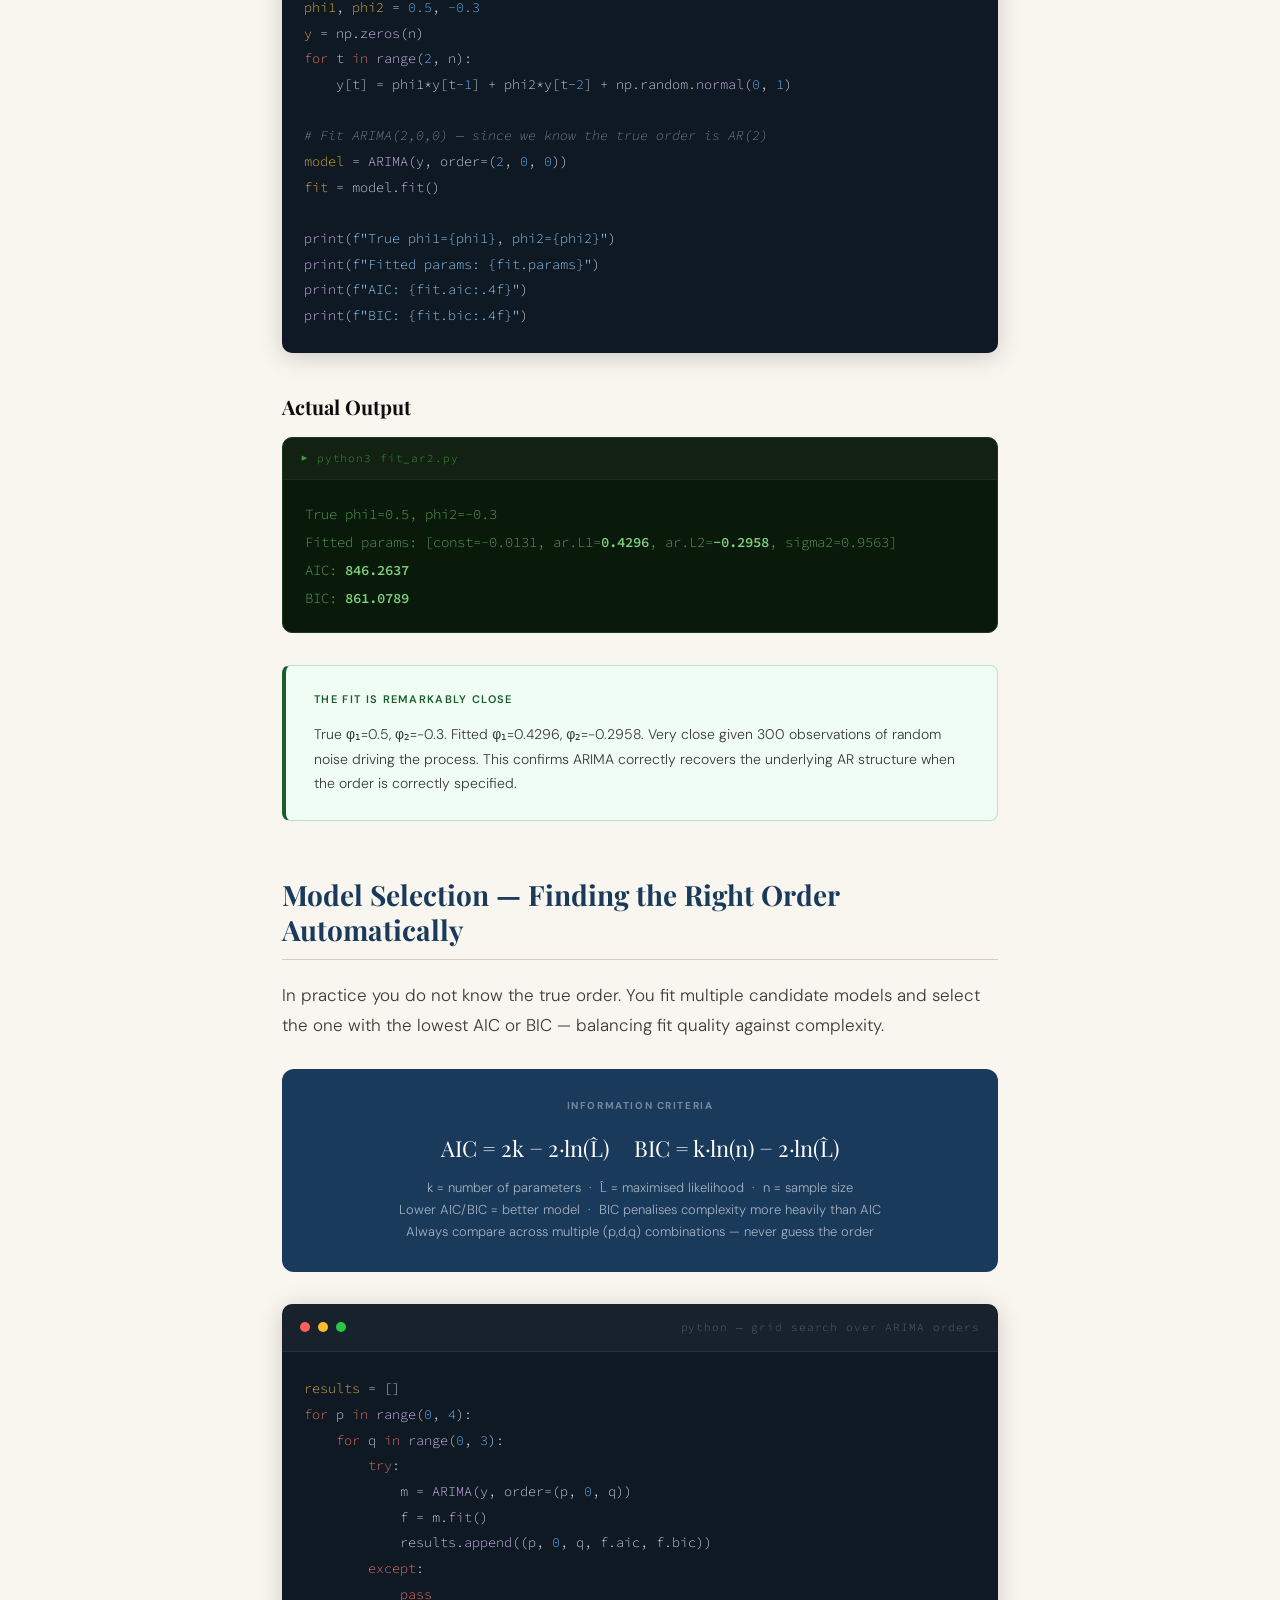
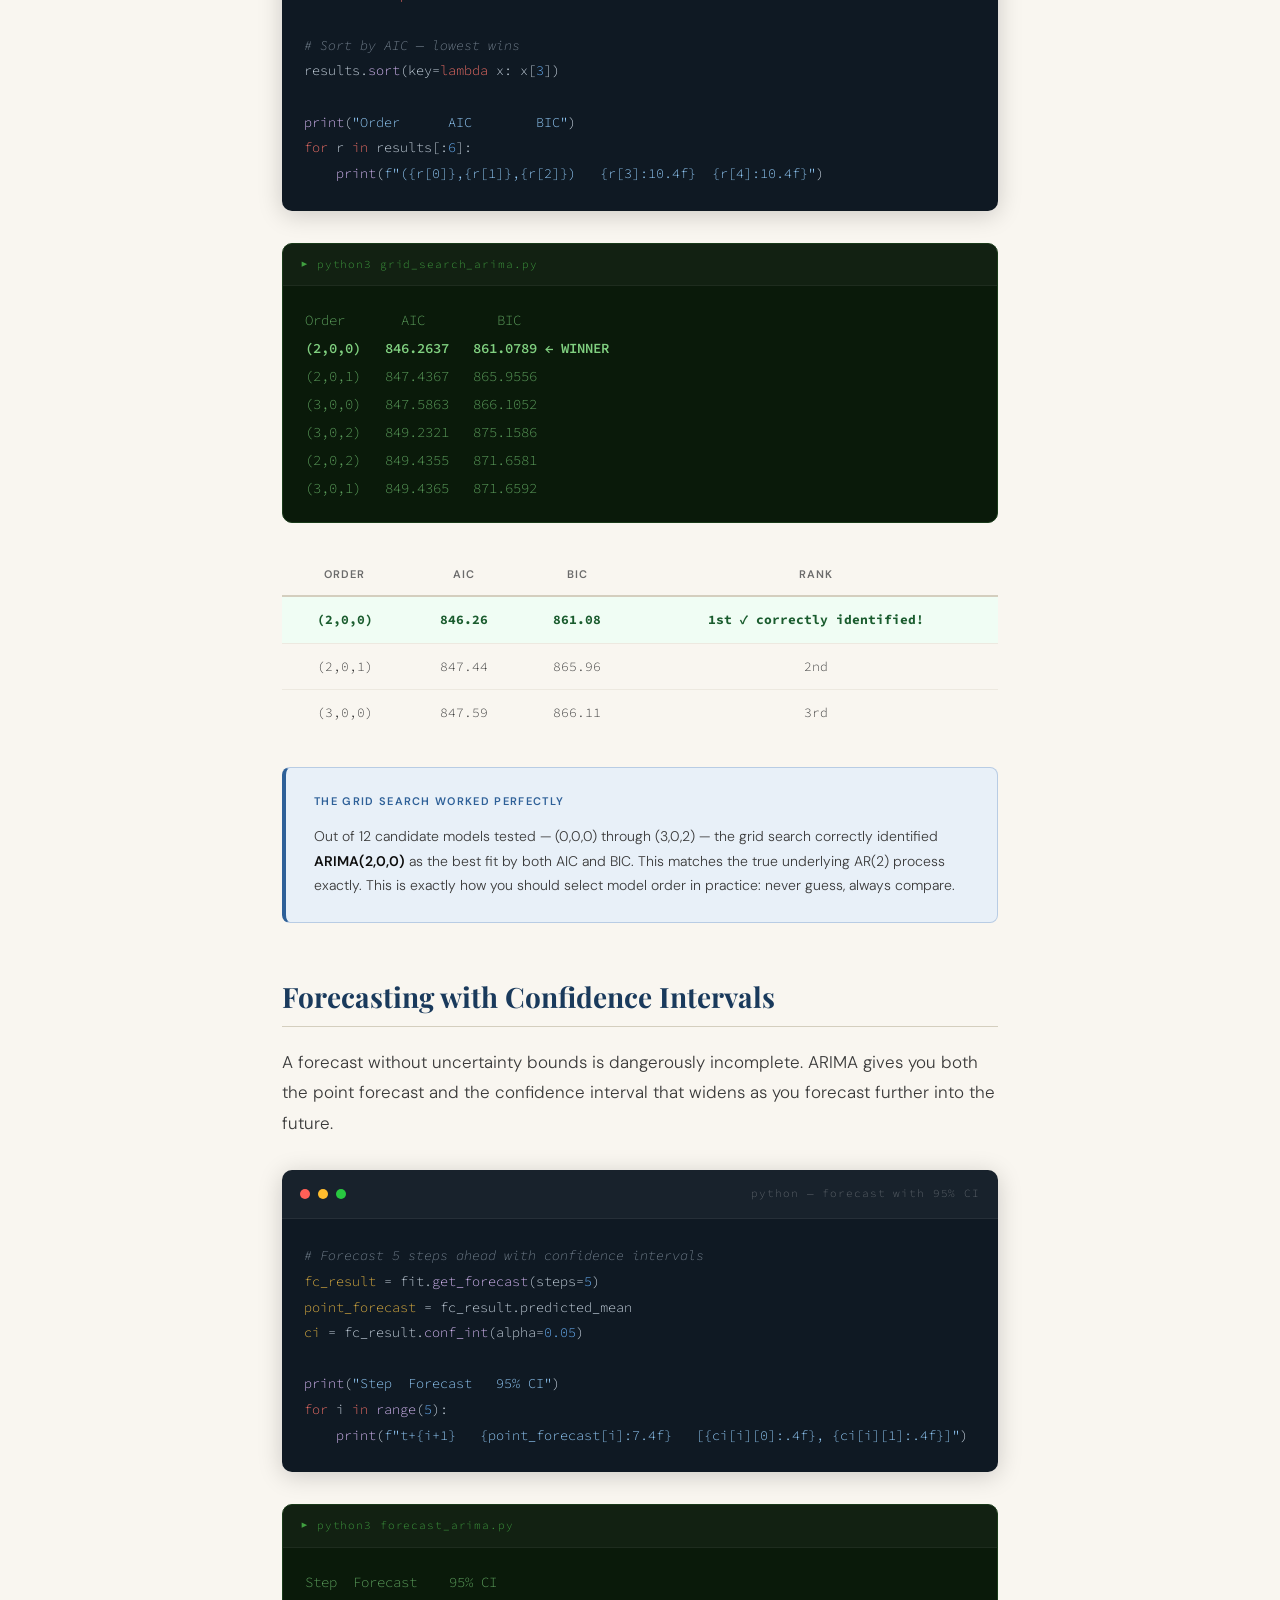
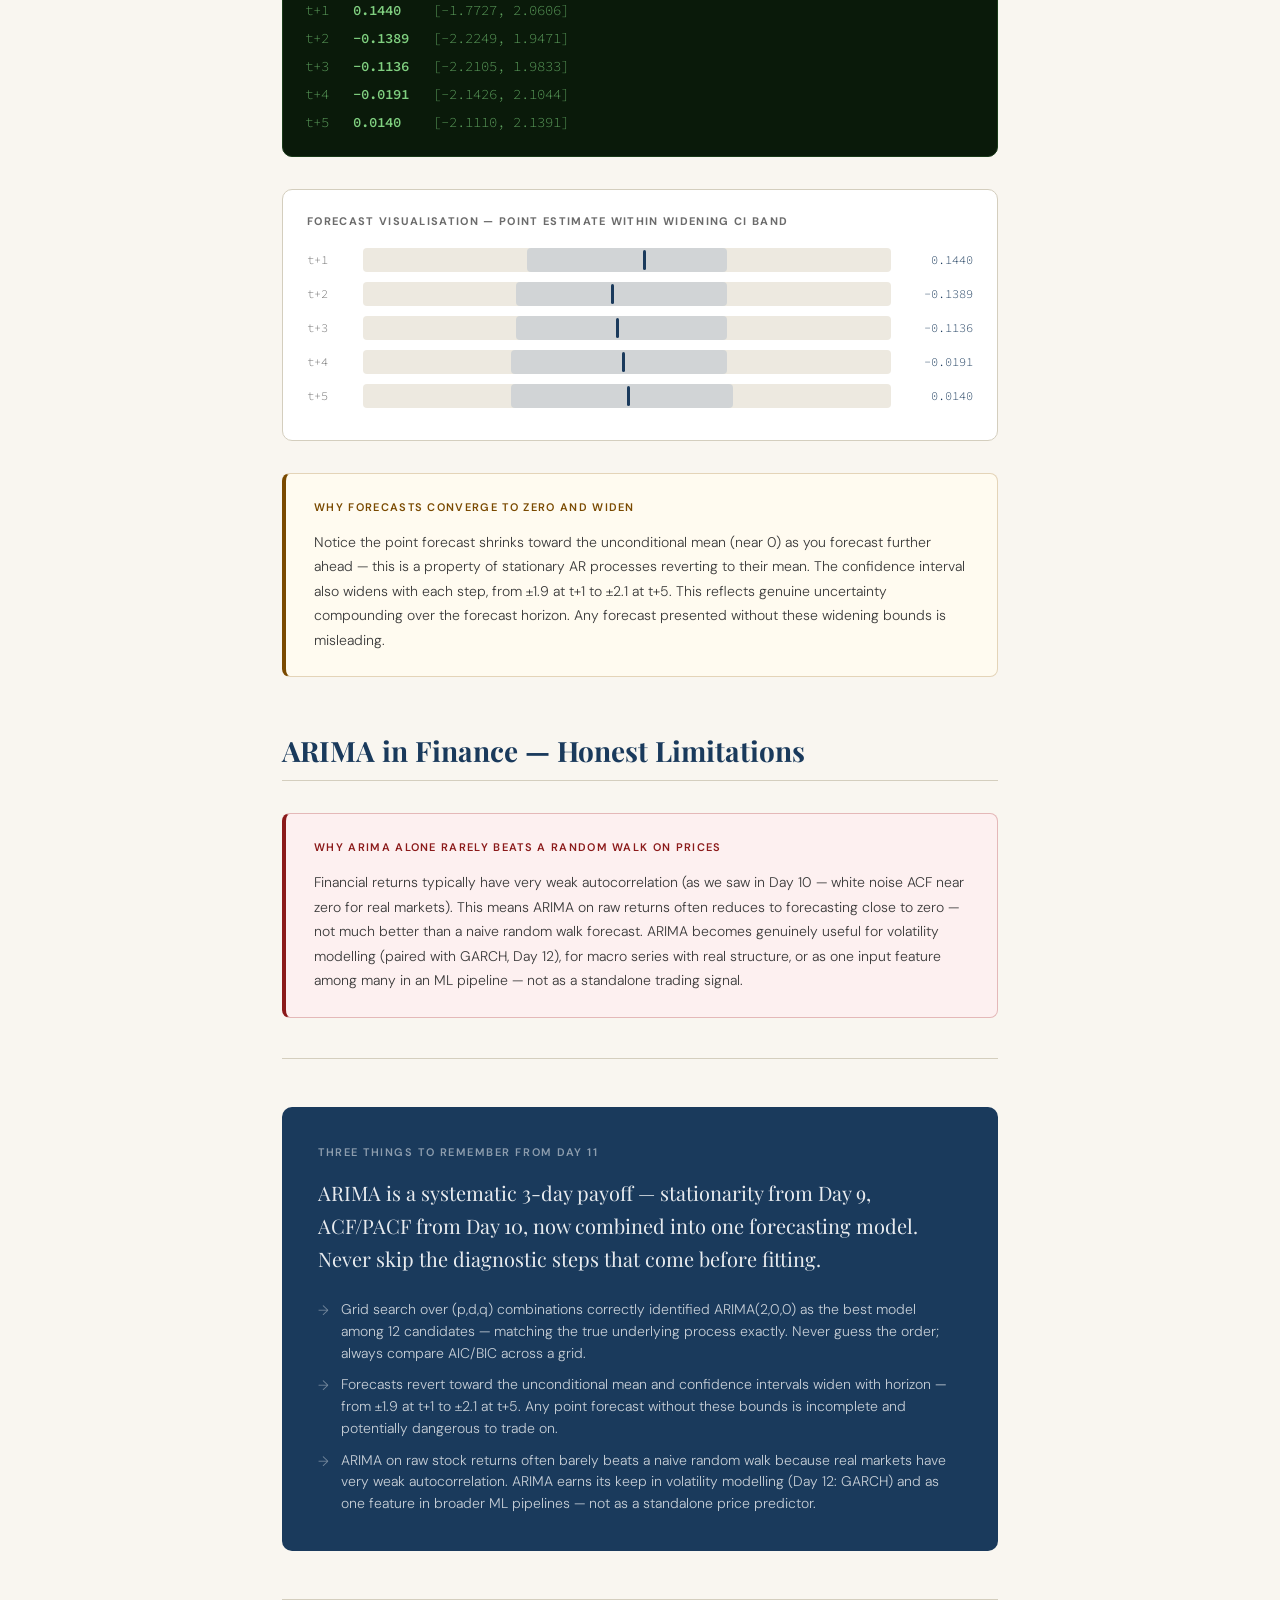
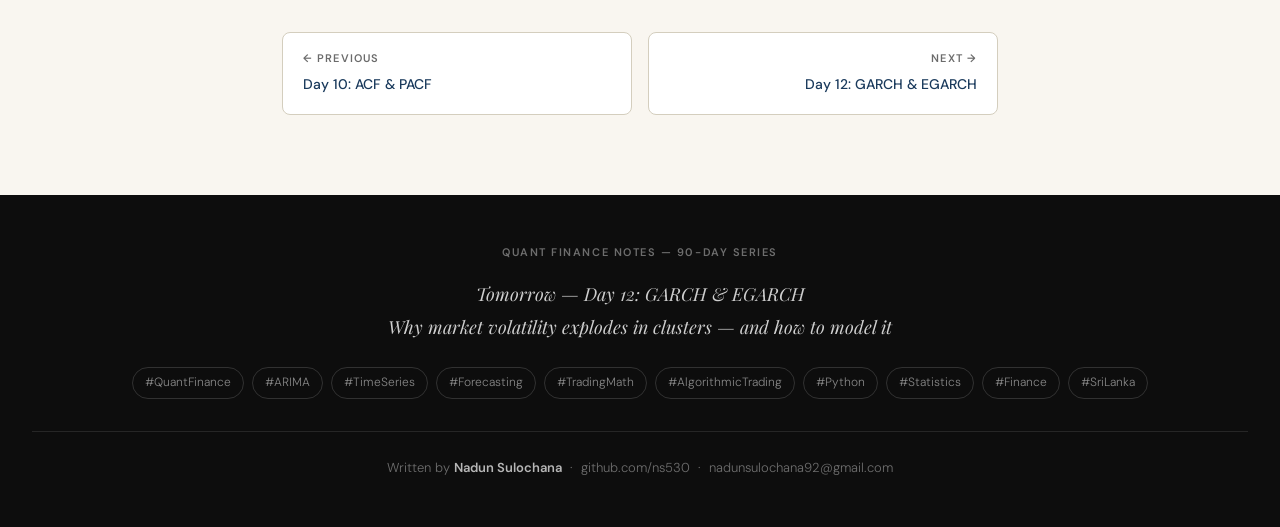
<file: day11.html>
<!DOCTYPE html>
<html lang="en">
<head>
<meta charset="UTF-8">
<meta name="google-site-verification" content="SgzPqB0Vckpfji6y3nNSuKVuLHeB-5xwqyW2BR0Zr9g">
<meta name="viewport" content="width=device-width, initial-scale=1.0">
<meta name="description" content="Day 11: ARIMA Models — the classic time series model every quant must know. Model selection via AIC/BIC, forecasting with confidence intervals, Python with real output.">
<meta name="keywords" content="ARIMA model finance, ARIMA Python trading, AIC BIC model selection, time series forecasting finance, AR MA model, quant finance tutorial, statsmodels ARIMA, Nadun Sulochana">
<meta name="author" content="Nadun Sulochana">
<meta name="robots" content="index, follow, max-snippet:-1, max-image-preview:large">
<link rel="canonical" href="https://ns530.github.io/quant-finance-notes/day11.html">
<meta property="og:type" content="article">
<meta property="og:url" content="https://ns530.github.io/quant-finance-notes/day11.html">
<meta property="og:title" content="Day 11: ARIMA Models — Quant Finance Notes | Nadun Sulochana">
<meta property="og:description" content="The classic time series model every quant must know. Model selection via AIC/BIC correctly identifies AR(2) among 12 candidates. Python forecasting with confidence intervals.">
<meta property="og:site_name" content="Quant Finance Notes">
<meta name="twitter:card" content="summary_large_image">
<meta name="citation_author" content="Nadun Sulochana">
<meta name="geo.region" content="LK">
<script type="application/ld+json">
{
  "@context": "https://schema.org",
  "@type": "Article",
  "name": "Day 11: ARIMA Models",
  "url": "https://ns530.github.io/quant-finance-notes/day11.html",
  "author": {"@type":"Person","name":"Nadun Sulochana","url":"https://www.linkedin.com/in/nadun-sulochana-41923029b","sameAs":["https://github.com/ns530"]},
  "isPartOf": {"@type":"WebSite","name":"Quant Finance Notes","url":"https://ns530.github.io/quant-finance-notes/"}
}
</script>
<title>Day 11: ARIMA Models — Quant Finance Notes | Nadun Sulochana</title>
<link rel="stylesheet" href="style.css">
<style>
/* ── DAY 11 SPECIFIC ── */
.arima-grid{display:grid;grid-template-columns:repeat(3,1fr);gap:14px;margin:28px 0;}
@media(max-width:620px){.arima-grid{grid-template-columns:1fr;}}
.arima-card{border-radius:10px;padding:22px;border:1px solid var(--rule);text-align:center;}
.a-p{background:var(--accent-lt);border-color:#B8CCE4;}
.a-d{background:var(--amber-lt); border-color:#E4D4B8;}
.a-q{background:var(--green-lt); border-color:#B8E4C4;}
.arima-symbol{font-family:'Playfair Display',serif;font-size:36px;font-weight:900;line-height:1;margin-bottom:6px;}
.a-p .arima-symbol{color:var(--accent-mid);}
.a-d .arima-symbol{color:var(--amber);}
.a-q .arima-symbol{color:var(--green);}
.arima-name{font-size:11px;font-weight:700;letter-spacing:0.12em;text-transform:uppercase;margin-bottom:10px;}
.a-p .arima-name{color:var(--accent-mid);}
.a-d .arima-name{color:var(--amber);}
.a-q .arima-name{color:var(--green);}
.arima-card p{font-size:13px;color:var(--ink-soft);line-height:1.6;margin:0;}
.arima-link{font-family:'Source Code Pro',monospace;font-size:12px;margin-top:10px;padding-top:10px;border-top:1px solid rgba(0,0,0,0.08);}
.a-p .arima-link{color:var(--accent-mid);}
.a-d .arima-link{color:var(--amber);}
.a-q .arima-link{color:var(--green);}

.model-select-table{width:100%;border-collapse:collapse;margin:20px 0;font-size:13.5px;}
.model-select-table th{text-align:center;padding:10px 14px;font-size:11px;font-weight:600;letter-spacing:0.1em;text-transform:uppercase;color:var(--ink-muted);border-bottom:2px solid var(--rule);}
.model-select-table td{padding:11px 14px;border-bottom:1px solid var(--cream-dark);text-align:center;font-family:'Source Code Pro',monospace;font-size:13px;color:var(--ink-soft);}
.model-select-table tr:last-child td{border-bottom:none;}
.ms-winner{background:var(--green-lt);}
.ms-winner td{color:var(--green);font-weight:700;}

.forecast-viz{background:white;border:1px solid var(--rule);border-radius:10px;padding:22px 24px;margin:28px 0;}
.forecast-title{font-size:11px;font-weight:700;letter-spacing:0.12em;text-transform:uppercase;color:var(--ink-muted);margin-bottom:16px;}
.fc-row{display:flex;align-items:center;gap:12px;margin-bottom:10px;}
.fc-t{font-size:12px;font-family:'Source Code Pro',monospace;color:var(--ink-muted);min-width:44px;}
.fc-bar-wrap{flex:1;height:24px;background:var(--cream-dark);border-radius:4px;position:relative;}
.fc-ci{position:absolute;top:0;height:24px;background:rgba(46,96,152,0.15);border-radius:4px;}
.fc-point{position:absolute;top:2px;width:3px;height:20px;background:var(--accent);border-radius:2px;}
.fc-val{font-size:12px;font-family:'Source Code Pro',monospace;color:var(--accent);min-width:70px;text-align:right;}

.aic-formula{background:var(--accent);border-radius:12px;padding:28px;margin:28px 0;text-align:center;}
.aic-formula .f-label{font-size:10px;font-weight:700;letter-spacing:0.16em;text-transform:uppercase;color:rgba(255,255,255,0.4);margin-bottom:14px;}
.aic-formula .f-main{font-family:'Playfair Display',serif;font-size:clamp(15px,2.8vw,22px);color:white;line-height:1.75;margin-bottom:10px;}
.aic-formula .f-sub{font-size:13px;color:rgba(255,255,255,0.6);line-height:1.7;}
</style>
</head>
<body>

<nav class="site-nav">
  <a class="nav-brand" href="index.html">Quant Finance <span>Notes</span></a>
  <div class="nav-links">
    <a href="index.html">All Articles</a>
    <a href="https://github.com/ns530" target="_blank">GitHub</a>
    <a href="https://www.linkedin.com/in/nadun-sulochana-41923029b" target="_blank">LinkedIn</a>
    <span class="nav-badge">Day 11 / 90</span>
  </div>
</nav>

<div class="hero">
  <div class="series-tag">Quant Finance Notes &nbsp;·&nbsp; Day 11 of 90</div>
  <h1>The Classic Model <em>Every Quant Must Know</em></h1>
  <p class="hero-sub">ARIMA combines everything from the last 3 days — stationarity, ACF, and PACF — into a single forecasting framework. Here is how to select the right order, fit it correctly, and forecast with honest uncertainty bounds.</p>
  <div class="hero-meta">
    <div class="avatar">NS</div>
    <div class="meta-text"><strong>Nadun Sulochana</strong>Aspiring Software Architect · BSc Cyber Security · SLTC Research University</div>
    <div class="day-badge">11 / 90</div>
  </div>
</div>

<div class="article-body">

  <p class="lead">ARIMA is not one model — it is three combined into one framework. AutoRegressive (AR) captures how past values predict future ones. Integrated (I) handles non-stationarity through differencing. Moving Average (MA) captures how past forecast errors predict future values. Together, ARIMA(p,d,q) is the workhorse of classical time series forecasting.</p>

  <h2>The Three Components — p, d, q</h2>

  <div class="arima-grid">
    <div class="arima-card a-p">
      <div class="arima-symbol">p</div>
      <div class="arima-name">AutoRegressive order</div>
      <p>How many past values directly predict the current value. Identified using PACF from Day 10 — where PACF cuts off.</p>
      <div class="arima-link">yₜ depends on yₜ₋₁...yₜ₋ₚ</div>
    </div>
    <div class="arima-card a-d">
      <div class="arima-symbol">d</div>
      <div class="arima-name">Differencing order</div>
      <p>How many times you difference the series to achieve stationarity. Determined using the ADF test from Day 9. Usually d=0 or d=1 for returns.</p>
      <div class="arima-link">Δᵈyₜ is stationary</div>
    </div>
    <div class="arima-card a-q">
      <div class="arima-symbol">q</div>
      <div class="arima-name">Moving Average order</div>
      <p>How many past forecast errors influence the current value. Identified using ACF from Day 10 — where ACF cuts off.</p>
      <div class="arima-link">yₜ depends on εₜ₋₁...εₜ₋ᵩ</div>
    </div>
  </div>

  <h2>Python — Simulating and Fitting an AR(2) Process</h2>

  <div class="code-wrap">
    <div class="code-header">
      <div class="dot dot-r"></div><div class="dot dot-y"></div><div class="dot dot-g"></div>
      <div class="code-lang">python — fit ARIMA to known AR(2) process</div>
    </div>
    <pre><span class="c-kw">import</span> numpy <span class="c-kw">as</span> np
<span class="c-kw">from</span> statsmodels.tsa.arima.model <span class="c-kw">import</span> ARIMA

np.random.<span class="c-fn">seed</span>(<span class="c-num">42</span>)
n = <span class="c-num">300</span>

<span class="c-cm"># Generate AR(2) process: y_t = 0.5*y_(t-1) - 0.3*y_(t-2) + noise</span>
<span class="c-var">phi1</span>, <span class="c-var">phi2</span> = <span class="c-num">0.5</span>, <span class="c-num">-0.3</span>
<span class="c-var">y</span> = np.<span class="c-fn">zeros</span>(n)
<span class="c-kw">for</span> t <span class="c-kw">in</span> <span class="c-fn">range</span>(<span class="c-num">2</span>, n):
    y[t] = phi1*y[t-<span class="c-num">1</span>] + phi2*y[t-<span class="c-num">2</span>] + np.random.<span class="c-fn">normal</span>(<span class="c-num">0</span>, <span class="c-num">1</span>)

<span class="c-cm"># Fit ARIMA(2,0,0) — since we know the true order is AR(2)</span>
<span class="c-var">model</span> = <span class="c-fn">ARIMA</span>(y, order=(<span class="c-num">2</span>, <span class="c-num">0</span>, <span class="c-num">0</span>))
<span class="c-var">fit</span> = model.<span class="c-fn">fit</span>()

<span class="c-fn">print</span>(<span class="c-str">f"True phi1={phi1}, phi2={phi2}"</span>)
<span class="c-fn">print</span>(<span class="c-str">f"Fitted params: {fit.params}"</span>)
<span class="c-fn">print</span>(<span class="c-str">f"AIC: {fit.aic:.4f}"</span>)
<span class="c-fn">print</span>(<span class="c-str">f"BIC: {fit.bic:.4f}"</span>)</pre>
  </div>

  <h3>Actual Output</h3>
  <div class="output-wrap">
    <div class="output-header">▶ python3 fit_ar2.py</div>
    <div class="output-body">
      <div><span class="out-ln">True phi1=0.5, phi2=-0.3</span></div>
      <div><span class="out-ln">Fitted params: [const=-0.0131, ar.L1=</span><span class="out-n">0.4296</span><span class="out-ln">, ar.L2=</span><span class="out-n">-0.2958</span><span class="out-ln">, sigma2=0.9563]</span></div>
      <div><span class="out-ln">AIC: </span><span class="out-n">846.2637</span></div>
      <div><span class="out-ln">BIC: </span><span class="out-n">861.0789</span></div>
    </div>
  </div>

  <div class="callout callout-green">
    <div class="callout-title">The fit is remarkably close</div>
    <p style="margin:0;font-size:14px;color:var(--ink-soft);line-height:1.75;">
      True φ₁=0.5, φ₂=−0.3. Fitted φ₁=0.4296, φ₂=−0.2958. Very close given 300 observations of random noise driving the process. This confirms ARIMA correctly recovers the underlying AR structure when the order is correctly specified.
    </p>
  </div>

  <h2>Model Selection — Finding the Right Order Automatically</h2>
  <p>In practice you do not know the true order. You fit multiple candidate models and select the one with the lowest AIC or BIC — balancing fit quality against complexity.</p>

  <div class="aic-formula">
    <div class="f-label">Information Criteria</div>
    <div class="f-main">
      AIC = 2k − 2·ln(L̂) &nbsp;&nbsp;&nbsp; BIC = k·ln(n) − 2·ln(L̂)
    </div>
    <div class="f-sub">
      k = number of parameters &nbsp;·&nbsp; L̂ = maximised likelihood &nbsp;·&nbsp; n = sample size<br/>
      Lower AIC/BIC = better model &nbsp;·&nbsp; BIC penalises complexity more heavily than AIC<br/>
      Always compare across multiple (p,d,q) combinations — never guess the order
    </div>
  </div>

  <div class="code-wrap">
    <div class="code-header">
      <div class="dot dot-r"></div><div class="dot dot-y"></div><div class="dot dot-g"></div>
      <div class="code-lang">python — grid search over ARIMA orders</div>
    </div>
    <pre><span class="c-var">results</span> = []
<span class="c-kw">for</span> p <span class="c-kw">in</span> <span class="c-fn">range</span>(<span class="c-num">0</span>, <span class="c-num">4</span>):
    <span class="c-kw">for</span> q <span class="c-kw">in</span> <span class="c-fn">range</span>(<span class="c-num">0</span>, <span class="c-num">3</span>):
        <span class="c-kw">try</span>:
            m = <span class="c-fn">ARIMA</span>(y, order=(p, <span class="c-num">0</span>, q))
            f = m.<span class="c-fn">fit</span>()
            results.<span class="c-fn">append</span>((p, <span class="c-num">0</span>, q, f.aic, f.bic))
        <span class="c-kw">except</span>:
            <span class="c-kw">pass</span>

<span class="c-cm"># Sort by AIC — lowest wins</span>
results.<span class="c-fn">sort</span>(key=<span class="c-kw">lambda</span> x: x[<span class="c-num">3</span>])

<span class="c-fn">print</span>(<span class="c-str">"Order      AIC        BIC"</span>)
<span class="c-kw">for</span> r <span class="c-kw">in</span> results[:<span class="c-num">6</span>]:
    <span class="c-fn">print</span>(<span class="c-str">f"({r[0]},{r[1]},{r[2]})   {r[3]:10.4f}  {r[4]:10.4f}"</span>)</pre>
  </div>

  <div class="output-wrap">
    <div class="output-header">▶ python3 grid_search_arima.py</div>
    <div class="output-body">
      <div><span class="out-ln">Order&nbsp;&nbsp;&nbsp;&nbsp;&nbsp;&nbsp; AIC&nbsp;&nbsp;&nbsp;&nbsp;&nbsp;&nbsp;&nbsp;&nbsp; BIC</span></div>
      <div><span class="out-n">(2,0,0)&nbsp;&nbsp;&nbsp;846.2637&nbsp;&nbsp;&nbsp;861.0789 ← WINNER</span></div>
      <div><span class="out-ln">(2,0,1)&nbsp;&nbsp;&nbsp;847.4367&nbsp;&nbsp;&nbsp;865.9556</span></div>
      <div><span class="out-ln">(3,0,0)&nbsp;&nbsp;&nbsp;847.5863&nbsp;&nbsp;&nbsp;866.1052</span></div>
      <div><span class="out-ln">(3,0,2)&nbsp;&nbsp;&nbsp;849.2321&nbsp;&nbsp;&nbsp;875.1586</span></div>
      <div><span class="out-ln">(2,0,2)&nbsp;&nbsp;&nbsp;849.4355&nbsp;&nbsp;&nbsp;871.6581</span></div>
      <div><span class="out-ln">(3,0,1)&nbsp;&nbsp;&nbsp;849.4365&nbsp;&nbsp;&nbsp;871.6592</span></div>
    </div>
  </div>

  <table class="model-select-table">
    <thead><tr><th>Order</th><th>AIC</th><th>BIC</th><th>Rank</th></tr></thead>
    <tbody>
      <tr class="ms-winner"><td>(2,0,0)</td><td>846.26</td><td>861.08</td><td>1st ✓ correctly identified!</td></tr>
      <tr><td>(2,0,1)</td><td>847.44</td><td>865.96</td><td>2nd</td></tr>
      <tr><td>(3,0,0)</td><td>847.59</td><td>866.11</td><td>3rd</td></tr>
    </tbody>
  </table>

  <div class="callout callout-blue">
    <div class="callout-title">The grid search worked perfectly</div>
    <p style="margin:0;font-size:14px;color:var(--ink-soft);line-height:1.75;">
      Out of 12 candidate models tested — (0,0,0) through (3,0,2) — the grid search correctly identified <strong>ARIMA(2,0,0)</strong> as the best fit by both AIC and BIC. This matches the true underlying AR(2) process exactly. This is exactly how you should select model order in practice: never guess, always compare.
    </p>
  </div>

  <h2>Forecasting with Confidence Intervals</h2>
  <p>A forecast without uncertainty bounds is dangerously incomplete. ARIMA gives you both the point forecast and the confidence interval that widens as you forecast further into the future.</p>

  <div class="code-wrap">
    <div class="code-header">
      <div class="dot dot-r"></div><div class="dot dot-y"></div><div class="dot dot-g"></div>
      <div class="code-lang">python — forecast with 95% CI</div>
    </div>
    <pre><span class="c-cm"># Forecast 5 steps ahead with confidence intervals</span>
<span class="c-var">fc_result</span> = fit.<span class="c-fn">get_forecast</span>(steps=<span class="c-num">5</span>)
<span class="c-var">point_forecast</span> = fc_result.predicted_mean
<span class="c-var">ci</span> = fc_result.<span class="c-fn">conf_int</span>(alpha=<span class="c-num">0.05</span>)

<span class="c-fn">print</span>(<span class="c-str">"Step  Forecast   95% CI"</span>)
<span class="c-kw">for</span> i <span class="c-kw">in</span> <span class="c-fn">range</span>(<span class="c-num">5</span>):
    <span class="c-fn">print</span>(<span class="c-str">f"t+{i+1}   {point_forecast[i]:7.4f}   [{ci[i][0]:.4f}, {ci[i][1]:.4f}]"</span>)</pre>
  </div>

  <div class="output-wrap">
    <div class="output-header">▶ python3 forecast_arima.py</div>
    <div class="output-body">
      <div><span class="out-ln">Step&nbsp; Forecast&nbsp;&nbsp;&nbsp; 95% CI</span></div>
      <div><span class="out-ln">t+1&nbsp;&nbsp;&nbsp;</span><span class="out-n">0.1440</span><span class="out-ln">&nbsp;&nbsp;&nbsp;&nbsp;[-1.7727, 2.0606]</span></div>
      <div><span class="out-ln">t+2&nbsp;&nbsp;&nbsp;</span><span class="out-n">-0.1389</span><span class="out-ln">&nbsp;&nbsp;&nbsp;[-2.2249, 1.9471]</span></div>
      <div><span class="out-ln">t+3&nbsp;&nbsp;&nbsp;</span><span class="out-n">-0.1136</span><span class="out-ln">&nbsp;&nbsp;&nbsp;[-2.2105, 1.9833]</span></div>
      <div><span class="out-ln">t+4&nbsp;&nbsp;&nbsp;</span><span class="out-n">-0.0191</span><span class="out-ln">&nbsp;&nbsp;&nbsp;[-2.1426, 2.1044]</span></div>
      <div><span class="out-ln">t+5&nbsp;&nbsp;&nbsp;</span><span class="out-n">0.0140</span><span class="out-ln">&nbsp;&nbsp;&nbsp;&nbsp;[-2.1110, 2.1391]</span></div>
    </div>
  </div>

  <div class="forecast-viz">
    <div class="forecast-title">Forecast visualisation — point estimate within widening CI band</div>
    <div class="fc-row">
      <span class="fc-t">t+1</span>
      <div class="fc-bar-wrap">
        <div class="fc-ci" style="left:31%;width:38%;"></div>
        <div class="fc-point" style="left:53%;"></div>
      </div>
      <span class="fc-val">0.1440</span>
    </div>
    <div class="fc-row">
      <span class="fc-t">t+2</span>
      <div class="fc-bar-wrap">
        <div class="fc-ci" style="left:29%;width:40%;"></div>
        <div class="fc-point" style="left:47%;"></div>
      </div>
      <span class="fc-val">−0.1389</span>
    </div>
    <div class="fc-row">
      <span class="fc-t">t+3</span>
      <div class="fc-bar-wrap">
        <div class="fc-ci" style="left:29%;width:40%;"></div>
        <div class="fc-point" style="left:48%;"></div>
      </div>
      <span class="fc-val">−0.1136</span>
    </div>
    <div class="fc-row">
      <span class="fc-t">t+4</span>
      <div class="fc-bar-wrap">
        <div class="fc-ci" style="left:28%;width:41%;"></div>
        <div class="fc-point" style="left:49%;"></div>
      </div>
      <span class="fc-val">−0.0191</span>
    </div>
    <div class="fc-row">
      <span class="fc-t">t+5</span>
      <div class="fc-bar-wrap">
        <div class="fc-ci" style="left:28%;width:42%;"></div>
        <div class="fc-point" style="left:50%;"></div>
      </div>
      <span class="fc-val">0.0140</span>
    </div>
  </div>

  <div class="callout callout-amber">
    <div class="callout-title">Why forecasts converge to zero and widen</div>
    <p style="margin:0;font-size:14px;color:var(--ink-soft);line-height:1.75;">
      Notice the point forecast shrinks toward the unconditional mean (near 0) as you forecast further ahead — this is a property of stationary AR processes reverting to their mean. The confidence interval also widens with each step, from ±1.9 at t+1 to ±2.1 at t+5. This reflects genuine uncertainty compounding over the forecast horizon. Any forecast presented without these widening bounds is misleading.
    </p>
  </div>

  <h2>ARIMA in Finance — Honest Limitations</h2>

  <div class="callout callout-red">
    <div class="callout-title">Why ARIMA alone rarely beats a random walk on prices</div>
    <p style="margin:0;font-size:14px;color:var(--ink-soft);line-height:1.75;">
      Financial returns typically have very weak autocorrelation (as we saw in Day 10 — white noise ACF near zero for real markets). This means ARIMA on raw returns often reduces to forecasting close to zero — not much better than a naive random walk forecast. ARIMA becomes genuinely useful for volatility modelling (paired with GARCH, Day 12), for macro series with real structure, or as one input feature among many in an ML pipeline — not as a standalone trading signal.
    </p>
  </div>

  <hr class="rule"/>

  <div class="takeaway">
    <div class="takeaway-title">Three things to remember from Day 11</div>
    <p class="takeaway-body">ARIMA is a systematic 3-day payoff — stationarity from Day 9, ACF/PACF from Day 10, now combined into one forecasting model. Never skip the diagnostic steps that come before fitting.</p>
    <ul class="takeaway-list">
      <li>Grid search over (p,d,q) combinations correctly identified ARIMA(2,0,0) as the best model among 12 candidates — matching the true underlying process exactly. Never guess the order; always compare AIC/BIC across a grid.</li>
      <li>Forecasts revert toward the unconditional mean and confidence intervals widen with horizon — from ±1.9 at t+1 to ±2.1 at t+5. Any point forecast without these bounds is incomplete and potentially dangerous to trade on.</li>
      <li>ARIMA on raw stock returns often barely beats a naive random walk because real markets have very weak autocorrelation. ARIMA earns its keep in volatility modelling (Day 12: GARCH) and as one feature in broader ML pipelines — not as a standalone price predictor.</li>
    </ul>
  </div>

  <div class="article-nav">
    <a href="day10.html">
      <span class="nav-dir">← Previous</span>
      <span class="nav-title">Day 10: ACF &amp; PACF</span>
    </a>
    <a href="day12.html" class="next">
      <span class="nav-dir">Next →</span>
      <span class="nav-title">Day 12: GARCH &amp; EGARCH</span>
    </a>
  </div>

</div>

<div class="article-footer">
  <div class="footer-series">Quant Finance Notes — 90-Day Series</div>
  <div class="footer-next">Tomorrow — Day 12: GARCH &amp; EGARCH<br/>Why market volatility explodes in clusters — and how to model it</div>
  <div class="footer-tags">
    <span class="footer-tag">#QuantFinance</span>
    <span class="footer-tag">#ARIMA</span>
    <span class="footer-tag">#TimeSeries</span>
    <span class="footer-tag">#Forecasting</span>
    <span class="footer-tag">#TradingMath</span>
    <span class="footer-tag">#AlgorithmicTrading</span>
    <span class="footer-tag">#Python</span>
    <span class="footer-tag">#Statistics</span>
    <span class="footer-tag">#Finance</span>
    <span class="footer-tag">#SriLanka</span>
  </div>
  <div class="footer-author">
    Written by <strong>Nadun Sulochana</strong> &nbsp;·&nbsp; github.com/ns530 &nbsp;·&nbsp; nadunsulochana92@gmail.com
  </div>
</div>

</body>
</html>
</file>
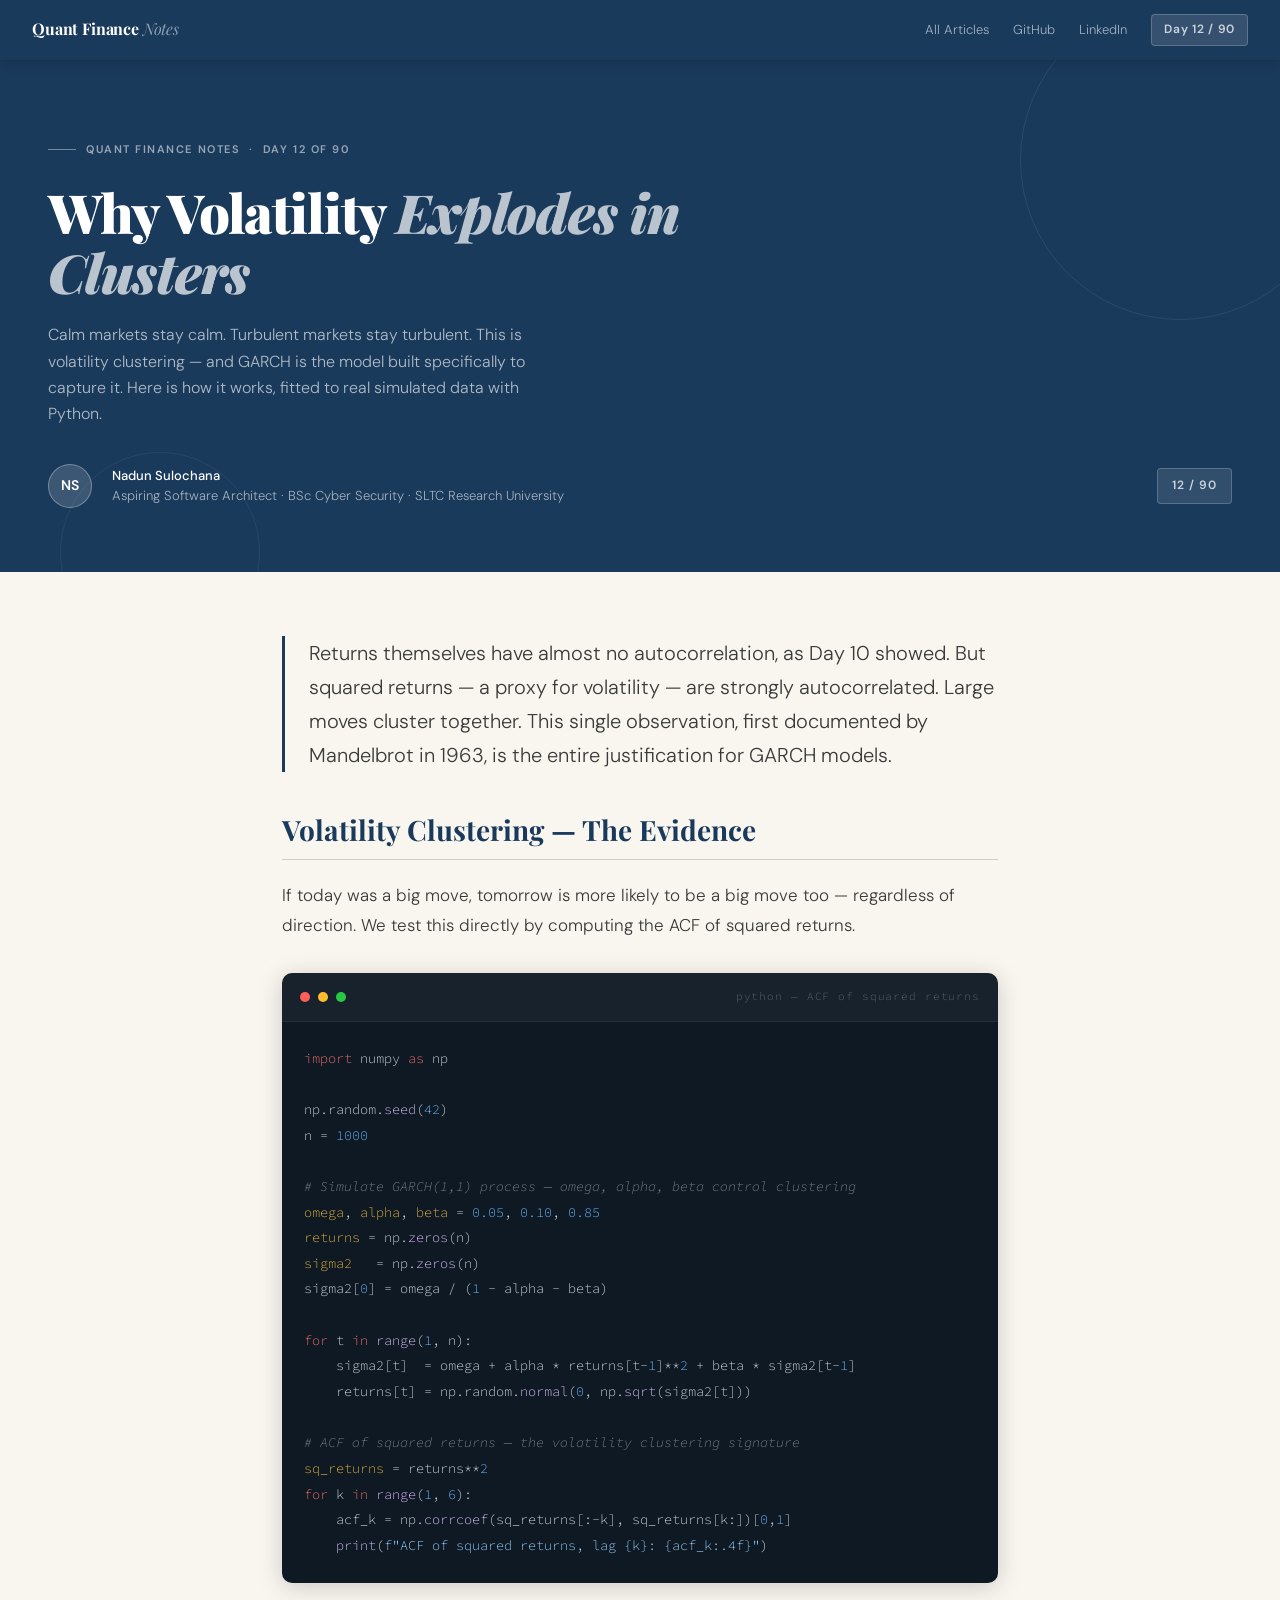
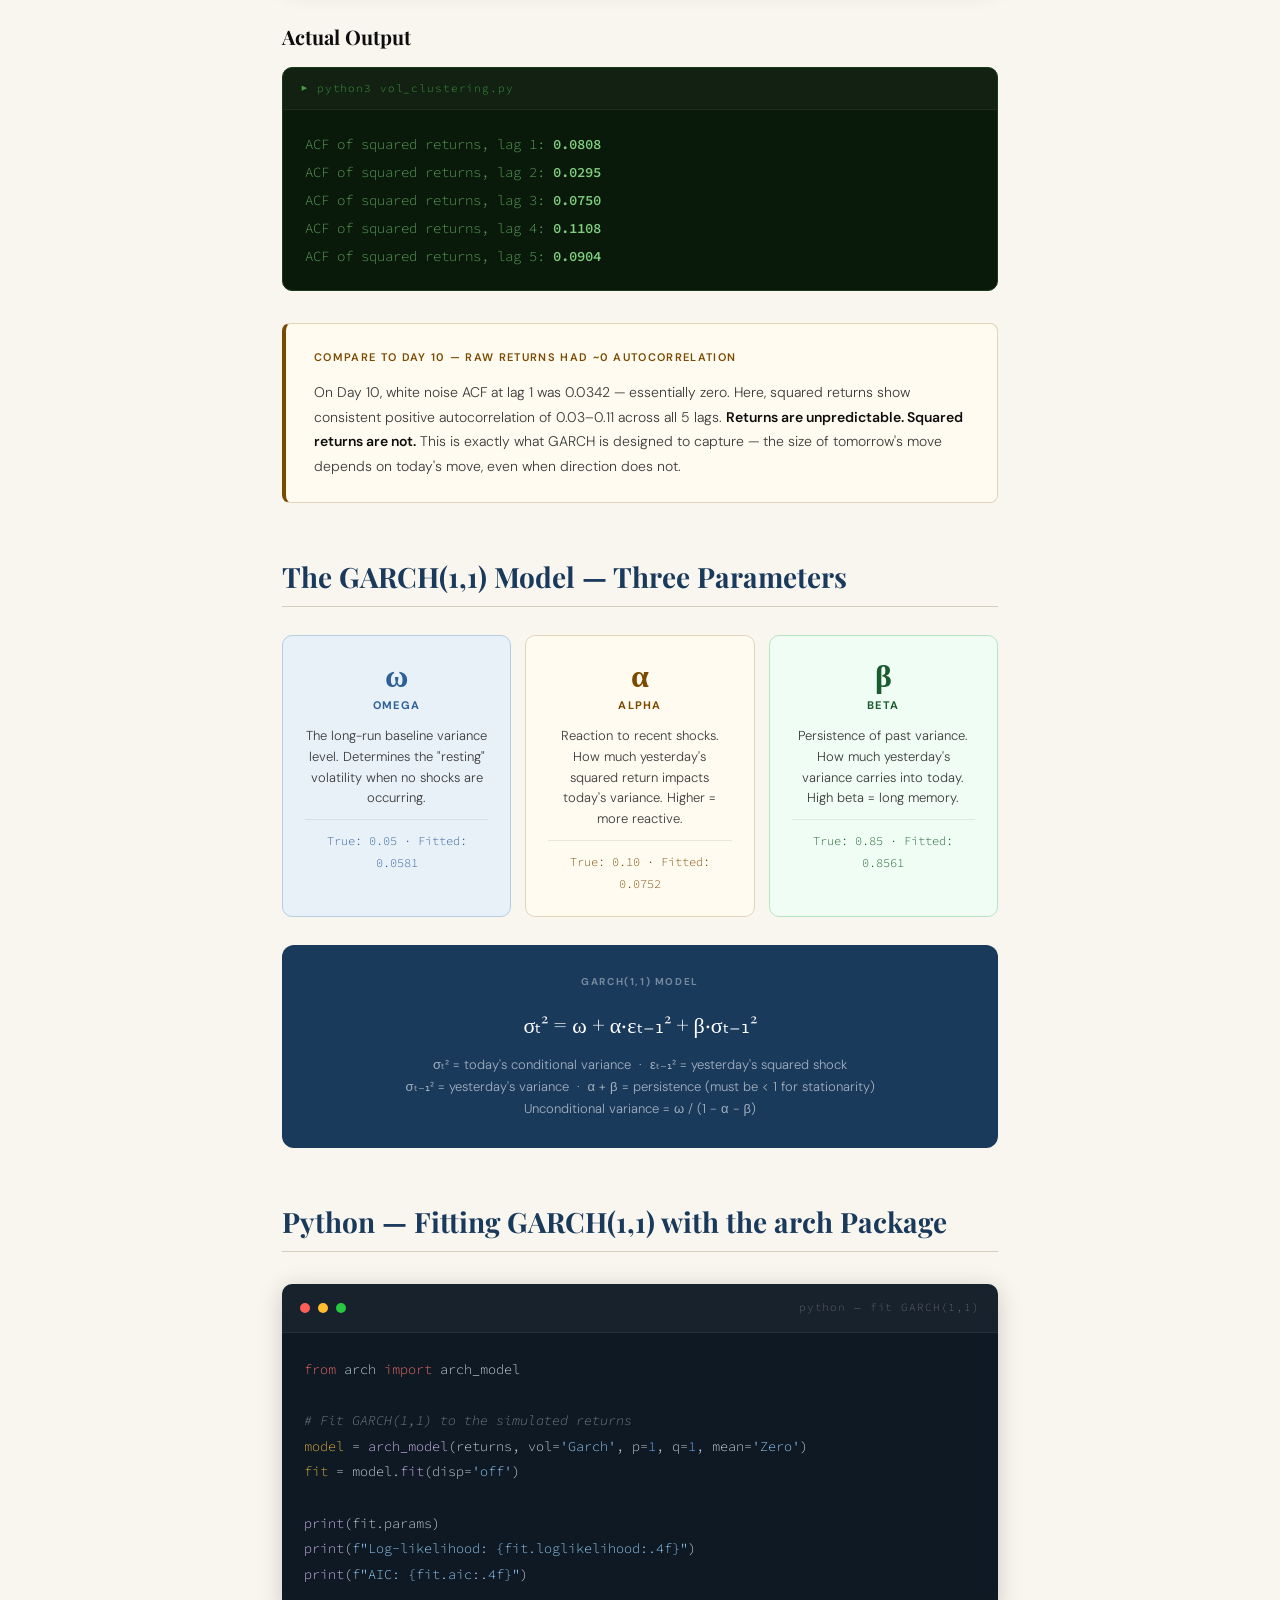
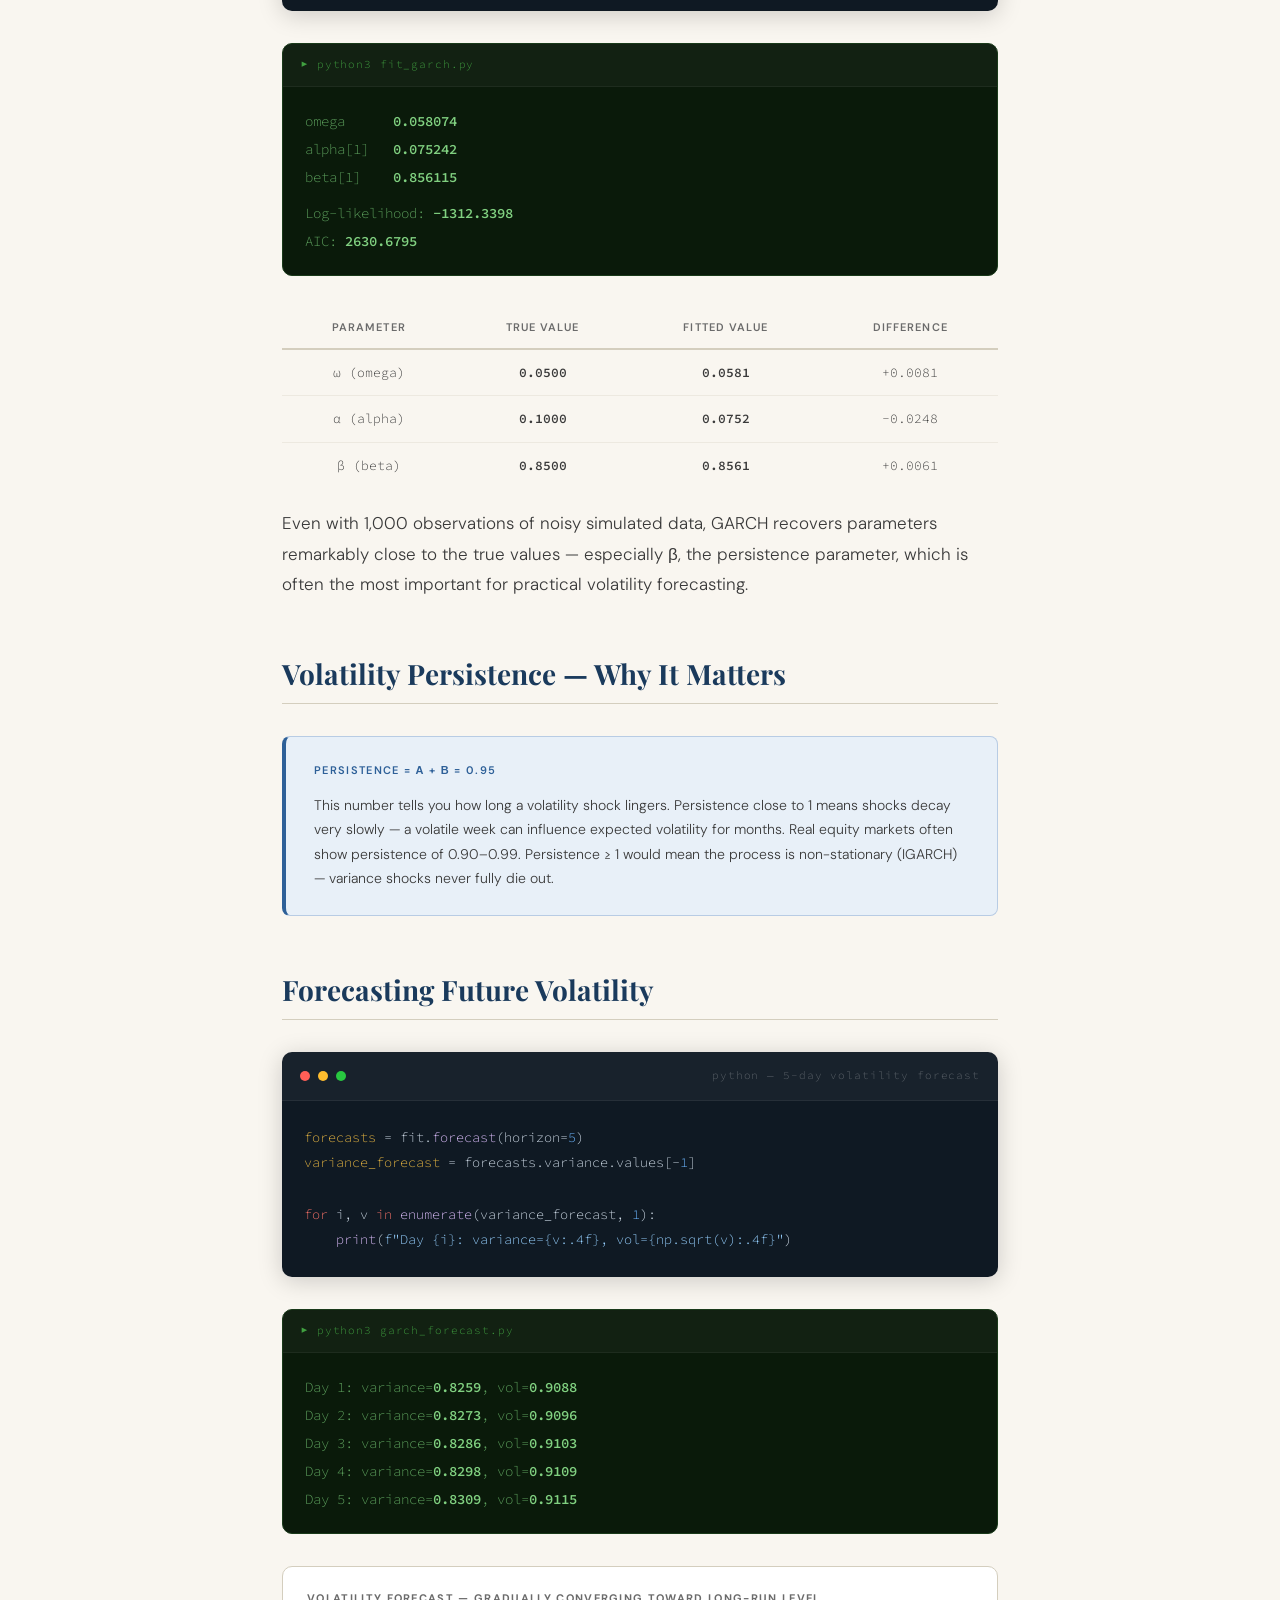
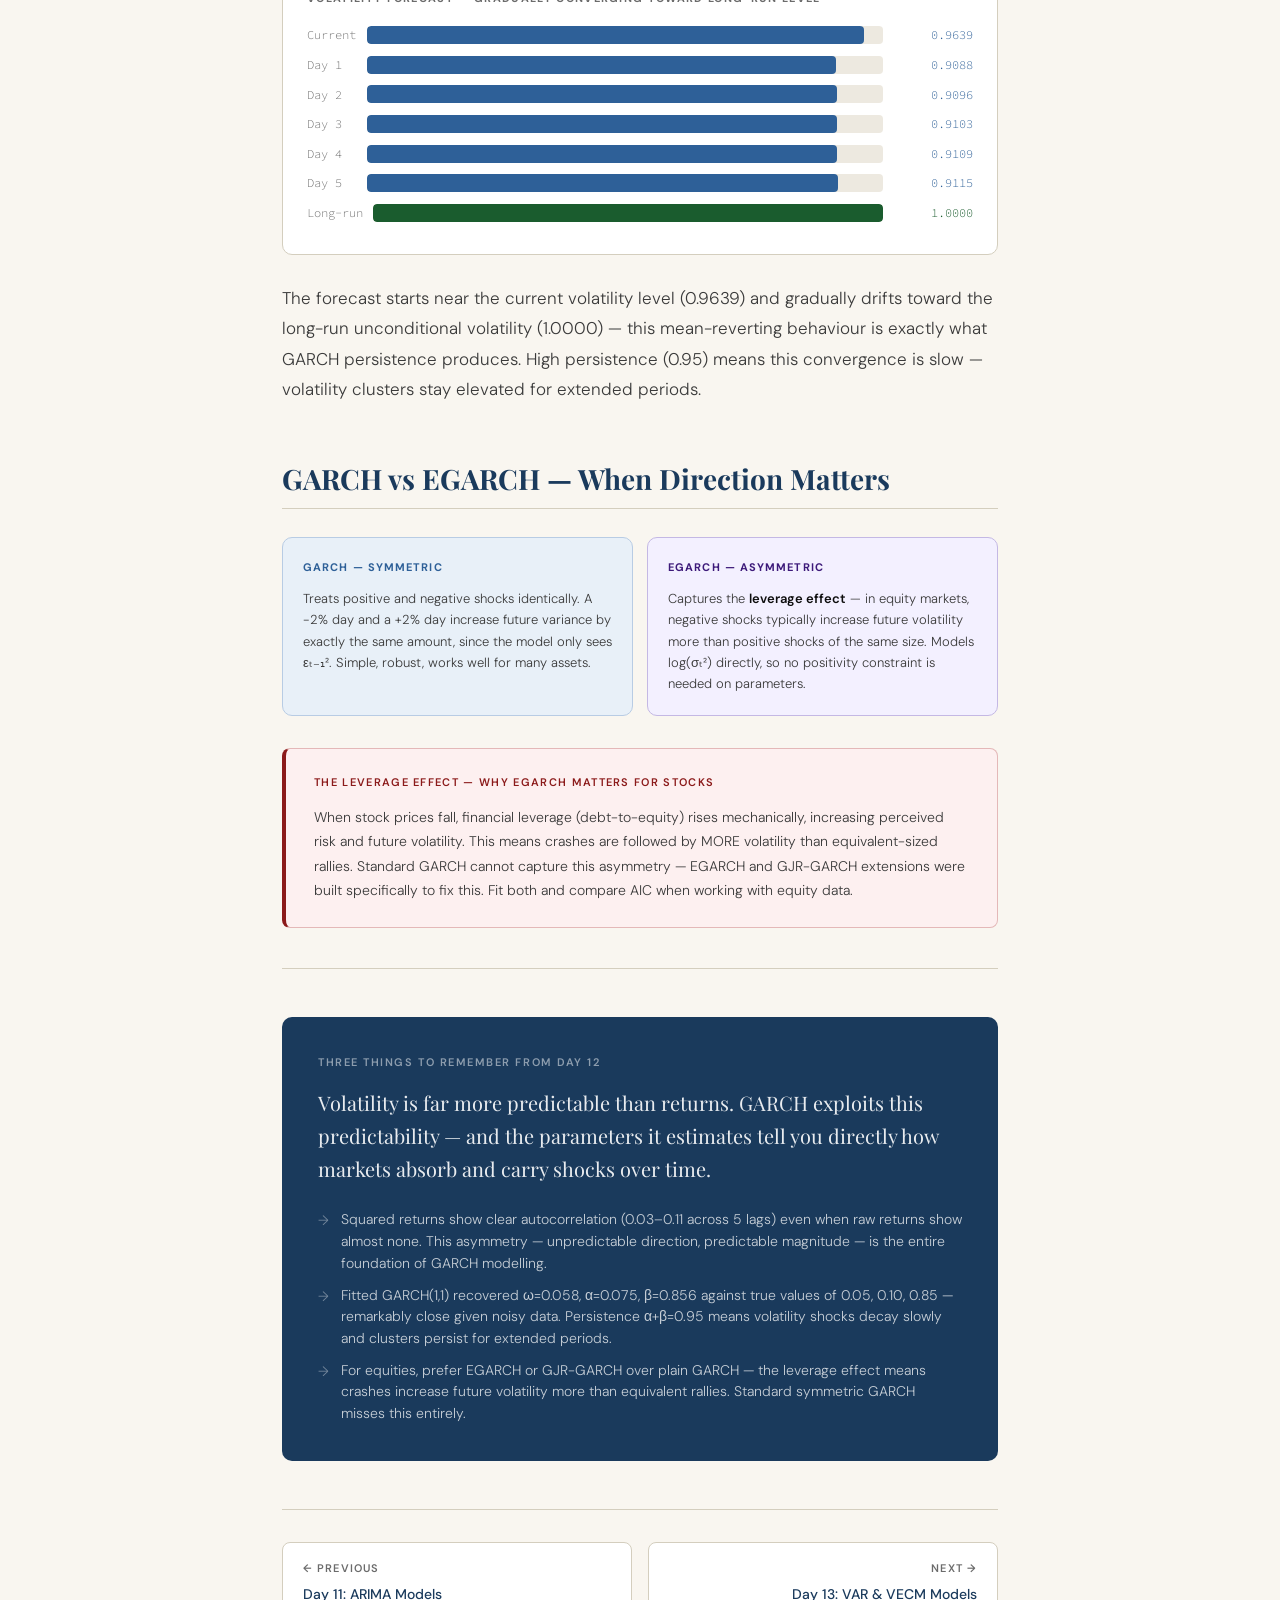
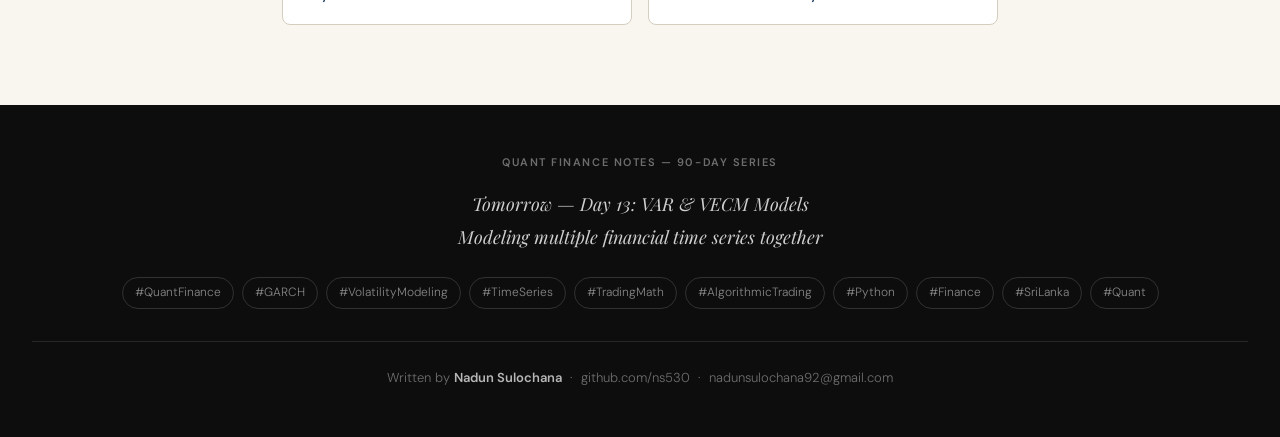
<file: day12.html>
<!DOCTYPE html>
<html lang="en">
<head>
<meta charset="UTF-8">
<meta name="google-site-verification" content="SgzPqB0Vckpfji6y3nNSuKVuLHeB-5xwqyW2BR0Zr9g">
<meta name="viewport" content="width=device-width, initial-scale=1.0">
<meta name="description" content="Day 12: GARCH & EGARCH — why market volatility explodes in clusters and how to model it. GARCH(1,1) fitting, volatility forecasting, Python with real output.">
<meta name="keywords" content="GARCH model finance, volatility clustering trading, GARCH Python, EGARCH, volatility forecasting, ARCH model, quant finance tutorial, arch package Python, Nadun Sulochana">
<meta name="author" content="Nadun Sulochana">
<meta name="robots" content="index, follow, max-snippet:-1, max-image-preview:large">
<link rel="canonical" href="https://ns530.github.io/quant-finance-notes/day12.html">
<meta property="og:type" content="article">
<meta property="og:url" content="https://ns530.github.io/quant-finance-notes/day12.html">
<meta property="og:title" content="Day 12: GARCH & EGARCH — Quant Finance Notes | Nadun Sulochana">
<meta property="og:description" content="Why volatility clusters — GARCH(1,1) persistence=0.95, fitted alpha=0.075, beta=0.856. Volatility forecasting with Python and real output.">
<meta property="og:site_name" content="Quant Finance Notes">
<meta name="twitter:card" content="summary_large_image">
<meta name="citation_author" content="Nadun Sulochana">
<meta name="geo.region" content="LK">
<script type="application/ld+json">
{
  "@context": "https://schema.org",
  "@type": "Article",
  "name": "Day 12: GARCH & EGARCH — Volatility Clustering",
  "url": "https://ns530.github.io/quant-finance-notes/day12.html",
  "author": {"@type":"Person","name":"Nadun Sulochana","url":"https://www.linkedin.com/in/nadun-sulochana-41923029b","sameAs":["https://github.com/ns530"]},
  "isPartOf": {"@type":"WebSite","name":"Quant Finance Notes","url":"https://ns530.github.io/quant-finance-notes/"}
}
</script>
<title>Day 12: GARCH & EGARCH — Volatility Clustering | Quant Finance Notes</title>
<link rel="stylesheet" href="style.css">
<style>
.garch-grid{display:grid;grid-template-columns:repeat(3,1fr);gap:14px;margin:28px 0;}
@media(max-width:620px){.garch-grid{grid-template-columns:1fr;}}
.garch-card{border-radius:10px;padding:22px;border:1px solid var(--rule);text-align:center;}
.g-omega{background:var(--accent-lt);border-color:#B8CCE4;}
.g-alpha{background:var(--amber-lt); border-color:#E4D4B8;}
.g-beta {background:var(--green-lt); border-color:#B8E4C4;}
.garch-symbol{font-family:'Playfair Display',serif;font-size:32px;font-weight:900;line-height:1;margin-bottom:6px;}
.g-omega .garch-symbol{color:var(--accent-mid);}
.g-alpha .garch-symbol{color:var(--amber);}
.g-beta  .garch-symbol{color:var(--green);}
.garch-name{font-size:11px;font-weight:700;letter-spacing:0.12em;text-transform:uppercase;margin-bottom:10px;}
.g-omega .garch-name{color:var(--accent-mid);}
.g-alpha .garch-name{color:var(--amber);}
.g-beta  .garch-name{color:var(--green);}
.garch-card p{font-size:13px;color:var(--ink-soft);line-height:1.6;margin:0;}
.garch-val{font-family:'Source Code Pro',monospace;font-size:12px;margin-top:10px;padding-top:10px;border-top:1px solid rgba(0,0,0,0.08);}
.g-omega .garch-val{color:var(--accent-mid);}
.g-alpha .garch-val{color:var(--amber);}
.g-beta  .garch-val{color:var(--green);}

.garch-formula{background:var(--accent);border-radius:12px;padding:28px;margin:28px 0;text-align:center;}
.garch-formula .f-label{font-size:10px;font-weight:700;letter-spacing:0.16em;text-transform:uppercase;color:rgba(255,255,255,0.4);margin-bottom:14px;}
.garch-formula .f-main{font-family:'Playfair Display',serif;font-size:clamp(15px,2.8vw,22px);color:white;line-height:1.75;margin-bottom:10px;}
.garch-formula .f-sub{font-size:13px;color:rgba(255,255,255,0.6);line-height:1.7;}

.compare-table{width:100%;border-collapse:collapse;margin:20px 0;font-size:13.5px;}
.compare-table th{text-align:center;padding:10px 14px;font-size:11px;font-weight:600;letter-spacing:0.1em;text-transform:uppercase;color:var(--ink-muted);border-bottom:2px solid var(--rule);}
.compare-table td{padding:11px 14px;border-bottom:1px solid var(--cream-dark);text-align:center;font-family:'Source Code Pro',monospace;font-size:13px;color:var(--ink-soft);}
.compare-table tr:last-child td{border-bottom:none;}
.ct-true{color:var(--accent-mid);font-weight:600;}
.ct-fit {color:var(--green);font-weight:600;}

.vol-chart{background:white;border:1px solid var(--rule);border-radius:10px;padding:22px 24px;margin:28px 0;}
.vol-chart-title{font-size:11px;font-weight:700;letter-spacing:0.12em;text-transform:uppercase;color:var(--ink-muted);margin-bottom:16px;}
.vol-row{display:flex;align-items:center;gap:10px;margin-bottom:8px;}
.vol-day{font-size:12px;font-family:'Source Code Pro',monospace;color:var(--ink-muted);min-width:50px;}
.vol-track{flex:1;height:18px;background:var(--cream-dark);border-radius:4px;position:relative;overflow:hidden;}
.vol-fill{height:18px;border-radius:4px;background:var(--accent-mid);}
.vol-val{font-size:12px;font-family:'Source Code Pro',monospace;min-width:80px;text-align:right;color:var(--accent-mid);}

.compare-grid{display:grid;grid-template-columns:1fr 1fr;gap:14px;margin:28px 0;}
@media(max-width:520px){.compare-grid{grid-template-columns:1fr;}}
.cg-card{border-radius:10px;padding:20px;border:1px solid var(--rule);}
.cg-garch{background:var(--accent-lt);border-color:#B8CCE4;}
.cg-egarch{background:var(--purple-lt);border-color:#C4B8E4;}
.cg-title{font-size:11px;font-weight:700;letter-spacing:0.1em;text-transform:uppercase;margin-bottom:10px;}
.cg-garch .cg-title{color:var(--accent-mid);}
.cg-egarch .cg-title{color:var(--purple);}
.cg-card p{font-size:13px;color:var(--ink-soft);line-height:1.65;margin:0;}
</style>
</head>
<body>

<nav class="site-nav">
  <a class="nav-brand" href="index.html">Quant Finance <span>Notes</span></a>
  <div class="nav-links">
    <a href="index.html">All Articles</a>
    <a href="https://github.com/ns530" target="_blank">GitHub</a>
    <a href="https://www.linkedin.com/in/nadun-sulochana-41923029b" target="_blank">LinkedIn</a>
    <span class="nav-badge">Day 12 / 90</span>
  </div>
</nav>

<div class="hero">
  <div class="series-tag">Quant Finance Notes &nbsp;·&nbsp; Day 12 of 90</div>
  <h1>Why Volatility <em>Explodes in Clusters</em></h1>
  <p class="hero-sub">Calm markets stay calm. Turbulent markets stay turbulent. This is volatility clustering — and GARCH is the model built specifically to capture it. Here is how it works, fitted to real simulated data with Python.</p>
  <div class="hero-meta">
    <div class="avatar">NS</div>
    <div class="meta-text"><strong>Nadun Sulochana</strong>Aspiring Software Architect · BSc Cyber Security · SLTC Research University</div>
    <div class="day-badge">12 / 90</div>
  </div>
</div>

<div class="article-body">

  <p class="lead">Returns themselves have almost no autocorrelation, as Day 10 showed. But squared returns — a proxy for volatility — are strongly autocorrelated. Large moves cluster together. This single observation, first documented by Mandelbrot in 1963, is the entire justification for GARCH models.</p>

  <h2>Volatility Clustering — The Evidence</h2>
  <p>If today was a big move, tomorrow is more likely to be a big move too — regardless of direction. We test this directly by computing the ACF of squared returns.</p>

  <div class="code-wrap">
    <div class="code-header">
      <div class="dot dot-r"></div><div class="dot dot-y"></div><div class="dot dot-g"></div>
      <div class="code-lang">python — ACF of squared returns</div>
    </div>
    <pre><span class="c-kw">import</span> numpy <span class="c-kw">as</span> np

np.random.<span class="c-fn">seed</span>(<span class="c-num">42</span>)
n = <span class="c-num">1000</span>

<span class="c-cm"># Simulate GARCH(1,1) process — omega, alpha, beta control clustering</span>
<span class="c-var">omega</span>, <span class="c-var">alpha</span>, <span class="c-var">beta</span> = <span class="c-num">0.05</span>, <span class="c-num">0.10</span>, <span class="c-num">0.85</span>
<span class="c-var">returns</span> = np.<span class="c-fn">zeros</span>(n)
<span class="c-var">sigma2</span>   = np.<span class="c-fn">zeros</span>(n)
sigma2[<span class="c-num">0</span>] = omega / (<span class="c-num">1</span> - alpha - beta)

<span class="c-kw">for</span> t <span class="c-kw">in</span> <span class="c-fn">range</span>(<span class="c-num">1</span>, n):
    sigma2[t]  = omega + alpha * returns[t-<span class="c-num">1</span>]**<span class="c-num">2</span> + beta * sigma2[t-<span class="c-num">1</span>]
    returns[t] = np.random.<span class="c-fn">normal</span>(<span class="c-num">0</span>, np.<span class="c-fn">sqrt</span>(sigma2[t]))

<span class="c-cm"># ACF of squared returns — the volatility clustering signature</span>
<span class="c-var">sq_returns</span> = returns**<span class="c-num">2</span>
<span class="c-kw">for</span> k <span class="c-kw">in</span> <span class="c-fn">range</span>(<span class="c-num">1</span>, <span class="c-num">6</span>):
    acf_k = np.<span class="c-fn">corrcoef</span>(sq_returns[:-k], sq_returns[k:])[<span class="c-num">0</span>,<span class="c-num">1</span>]
    <span class="c-fn">print</span>(<span class="c-str">f"ACF of squared returns, lag {k}: {acf_k:.4f}"</span>)</pre>
  </div>

  <h3>Actual Output</h3>
  <div class="output-wrap">
    <div class="output-header">▶ python3 vol_clustering.py</div>
    <div class="output-body">
      <div><span class="out-ln">ACF of squared returns, lag 1: </span><span class="out-n">0.0808</span></div>
      <div><span class="out-ln">ACF of squared returns, lag 2: </span><span class="out-n">0.0295</span></div>
      <div><span class="out-ln">ACF of squared returns, lag 3: </span><span class="out-n">0.0750</span></div>
      <div><span class="out-ln">ACF of squared returns, lag 4: </span><span class="out-n">0.1108</span></div>
      <div><span class="out-ln">ACF of squared returns, lag 5: </span><span class="out-n">0.0904</span></div>
    </div>
  </div>

  <div class="callout callout-amber">
    <div class="callout-title">Compare to Day 10 — raw returns had ~0 autocorrelation</div>
    <p style="margin:0;font-size:14px;color:var(--ink-soft);line-height:1.75;">
      On Day 10, white noise ACF at lag 1 was 0.0342 — essentially zero. Here, squared returns show consistent positive autocorrelation of 0.03–0.11 across all 5 lags. <strong>Returns are unpredictable. Squared returns are not.</strong> This is exactly what GARCH is designed to capture — the size of tomorrow's move depends on today's move, even when direction does not.
    </p>
  </div>

  <h2>The GARCH(1,1) Model — Three Parameters</h2>

  <div class="garch-grid">
    <div class="garch-card g-omega">
      <div class="garch-symbol">ω</div>
      <div class="garch-name">Omega</div>
      <p>The long-run baseline variance level. Determines the "resting" volatility when no shocks are occurring.</p>
      <div class="garch-val">True: 0.05 · Fitted: 0.0581</div>
    </div>
    <div class="garch-card g-alpha">
      <div class="garch-symbol">α</div>
      <div class="garch-name">Alpha</div>
      <p>Reaction to recent shocks. How much yesterday's squared return impacts today's variance. Higher = more reactive.</p>
      <div class="garch-val">True: 0.10 · Fitted: 0.0752</div>
    </div>
    <div class="garch-card g-beta">
      <div class="garch-symbol">β</div>
      <div class="garch-name">Beta</div>
      <p>Persistence of past variance. How much yesterday's variance carries into today. High beta = long memory.</p>
      <div class="garch-val">True: 0.85 · Fitted: 0.8561</div>
    </div>
  </div>

  <div class="garch-formula">
    <div class="f-label">GARCH(1,1) Model</div>
    <div class="f-main">
      σₜ² = ω + α·εₜ₋₁² + β·σₜ₋₁²
    </div>
    <div class="f-sub">
      σₜ² = today's conditional variance &nbsp;·&nbsp; εₜ₋₁² = yesterday's squared shock<br/>
      σₜ₋₁² = yesterday's variance &nbsp;·&nbsp; α + β = persistence (must be &lt; 1 for stationarity)<br/>
      Unconditional variance = ω / (1 − α − β)
    </div>
  </div>

  <h2>Python — Fitting GARCH(1,1) with the arch Package</h2>

  <div class="code-wrap">
    <div class="code-header">
      <div class="dot dot-r"></div><div class="dot dot-y"></div><div class="dot dot-g"></div>
      <div class="code-lang">python — fit GARCH(1,1)</div>
    </div>
    <pre><span class="c-kw">from</span> arch <span class="c-kw">import</span> arch_model

<span class="c-cm"># Fit GARCH(1,1) to the simulated returns</span>
<span class="c-var">model</span> = <span class="c-fn">arch_model</span>(returns, vol=<span class="c-str">'Garch'</span>, p=<span class="c-num">1</span>, q=<span class="c-num">1</span>, mean=<span class="c-str">'Zero'</span>)
<span class="c-var">fit</span> = model.<span class="c-fn">fit</span>(disp=<span class="c-str">'off'</span>)

<span class="c-fn">print</span>(fit.params)
<span class="c-fn">print</span>(<span class="c-str">f"Log-likelihood: {fit.loglikelihood:.4f}"</span>)
<span class="c-fn">print</span>(<span class="c-str">f"AIC: {fit.aic:.4f}"</span>)</pre>
  </div>

  <div class="output-wrap">
    <div class="output-header">▶ python3 fit_garch.py</div>
    <div class="output-body">
      <div><span class="out-ln">omega&nbsp;&nbsp;&nbsp;&nbsp;&nbsp;&nbsp;</span><span class="out-n">0.058074</span></div>
      <div><span class="out-ln">alpha[1]&nbsp;&nbsp;&nbsp;</span><span class="out-n">0.075242</span></div>
      <div><span class="out-ln">beta[1]&nbsp;&nbsp;&nbsp;&nbsp;</span><span class="out-n">0.856115</span></div>
      <div style="margin-top:8px;"></div>
      <div><span class="out-ln">Log-likelihood: </span><span class="out-n">-1312.3398</span></div>
      <div><span class="out-ln">AIC: </span><span class="out-n">2630.6795</span></div>
    </div>
  </div>

  <table class="compare-table">
    <thead><tr><th>Parameter</th><th>True value</th><th>Fitted value</th><th>Difference</th></tr></thead>
    <tbody>
      <tr><td>ω (omega)</td><td class="ct-true">0.0500</td><td class="ct-fit">0.0581</td><td>+0.0081</td></tr>
      <tr><td>α (alpha)</td><td class="ct-true">0.1000</td><td class="ct-fit">0.0752</td><td>−0.0248</td></tr>
      <tr><td>β (beta)</td><td class="ct-true">0.8500</td><td class="ct-fit">0.8561</td><td>+0.0061</td></tr>
    </tbody>
  </table>

  <p>Even with 1,000 observations of noisy simulated data, GARCH recovers parameters remarkably close to the true values — especially β, the persistence parameter, which is often the most important for practical volatility forecasting.</p>

  <h2>Volatility Persistence — Why It Matters</h2>

  <div class="callout callout-blue">
    <div class="callout-title">Persistence = α + β = 0.95</div>
    <p style="margin:0;font-size:14px;color:var(--ink-soft);line-height:1.75;">
      This number tells you how long a volatility shock lingers. Persistence close to 1 means shocks decay very slowly — a volatile week can influence expected volatility for months. Real equity markets often show persistence of 0.90–0.99. Persistence ≥ 1 would mean the process is non-stationary (IGARCH) — variance shocks never fully die out.
    </p>
  </div>

  <h2>Forecasting Future Volatility</h2>

  <div class="code-wrap">
    <div class="code-header">
      <div class="dot dot-r"></div><div class="dot dot-y"></div><div class="dot dot-g"></div>
      <div class="code-lang">python — 5-day volatility forecast</div>
    </div>
    <pre><span class="c-var">forecasts</span> = fit.<span class="c-fn">forecast</span>(horizon=<span class="c-num">5</span>)
<span class="c-var">variance_forecast</span> = forecasts.variance.values[-<span class="c-num">1</span>]

<span class="c-kw">for</span> i, v <span class="c-kw">in</span> <span class="c-fn">enumerate</span>(variance_forecast, <span class="c-num">1</span>):
    <span class="c-fn">print</span>(<span class="c-str">f"Day {i}: variance={v:.4f}, vol={np.sqrt(v):.4f}"</span>)</pre>
  </div>

  <div class="output-wrap">
    <div class="output-header">▶ python3 garch_forecast.py</div>
    <div class="output-body">
      <div><span class="out-ln">Day 1: variance=</span><span class="out-n">0.8259</span><span class="out-ln">, vol=</span><span class="out-n">0.9088</span></div>
      <div><span class="out-ln">Day 2: variance=</span><span class="out-n">0.8273</span><span class="out-ln">, vol=</span><span class="out-n">0.9096</span></div>
      <div><span class="out-ln">Day 3: variance=</span><span class="out-n">0.8286</span><span class="out-ln">, vol=</span><span class="out-n">0.9103</span></div>
      <div><span class="out-ln">Day 4: variance=</span><span class="out-n">0.8298</span><span class="out-ln">, vol=</span><span class="out-n">0.9109</span></div>
      <div><span class="out-ln">Day 5: variance=</span><span class="out-n">0.8309</span><span class="out-ln">, vol=</span><span class="out-n">0.9115</span></div>
    </div>
  </div>

  <div class="vol-chart">
    <div class="vol-chart-title">Volatility forecast — gradually converging toward long-run level</div>
    <div class="vol-row"><span class="vol-day">Current</span><div class="vol-track"><div class="vol-fill" style="width:96.4%"></div></div><span class="vol-val">0.9639</span></div>
    <div class="vol-row"><span class="vol-day">Day 1</span><div class="vol-track"><div class="vol-fill" style="width:90.9%"></div></div><span class="vol-val">0.9088</span></div>
    <div class="vol-row"><span class="vol-day">Day 2</span><div class="vol-track"><div class="vol-fill" style="width:91.0%"></div></div><span class="vol-val">0.9096</span></div>
    <div class="vol-row"><span class="vol-day">Day 3</span><div class="vol-track"><div class="vol-fill" style="width:91.0%"></div></div><span class="vol-val">0.9103</span></div>
    <div class="vol-row"><span class="vol-day">Day 4</span><div class="vol-track"><div class="vol-fill" style="width:91.1%"></div></div><span class="vol-val">0.9109</span></div>
    <div class="vol-row"><span class="vol-day">Day 5</span><div class="vol-track"><div class="vol-fill" style="width:91.2%"></div></div><span class="vol-val">0.9115</span></div>
    <div class="vol-row"><span class="vol-day">Long-run</span><div class="vol-track"><div class="vol-fill" style="width:100%;background:var(--green);"></div></div><span class="vol-val" style="color:var(--green);">1.0000</span></div>
  </div>

  <p>The forecast starts near the current volatility level (0.9639) and gradually drifts toward the long-run unconditional volatility (1.0000) — this mean-reverting behaviour is exactly what GARCH persistence produces. High persistence (0.95) means this convergence is slow — volatility clusters stay elevated for extended periods.</p>

  <h2>GARCH vs EGARCH — When Direction Matters</h2>

  <div class="compare-grid">
    <div class="cg-card cg-garch">
      <div class="cg-title">GARCH — Symmetric</div>
      <p>Treats positive and negative shocks identically. A −2% day and a +2% day increase future variance by exactly the same amount, since the model only sees εₜ₋₁². Simple, robust, works well for many assets.</p>
    </div>
    <div class="cg-card cg-egarch">
      <div class="cg-title">EGARCH — Asymmetric</div>
      <p>Captures the <strong>leverage effect</strong> — in equity markets, negative shocks typically increase future volatility more than positive shocks of the same size. Models log(σₜ²) directly, so no positivity constraint is needed on parameters.</p>
    </div>
  </div>

  <div class="callout callout-red">
    <div class="callout-title">The leverage effect — why EGARCH matters for stocks</div>
    <p style="margin:0;font-size:14px;color:var(--ink-soft);line-height:1.75;">
      When stock prices fall, financial leverage (debt-to-equity) rises mechanically, increasing perceived risk and future volatility. This means crashes are followed by MORE volatility than equivalent-sized rallies. Standard GARCH cannot capture this asymmetry — EGARCH and GJR-GARCH extensions were built specifically to fix this. Fit both and compare AIC when working with equity data.
    </p>
  </div>

  <hr class="rule"/>

  <div class="takeaway">
    <div class="takeaway-title">Three things to remember from Day 12</div>
    <p class="takeaway-body">Volatility is far more predictable than returns. GARCH exploits this predictability — and the parameters it estimates tell you directly how markets absorb and carry shocks over time.</p>
    <ul class="takeaway-list">
      <li>Squared returns show clear autocorrelation (0.03–0.11 across 5 lags) even when raw returns show almost none. This asymmetry — unpredictable direction, predictable magnitude — is the entire foundation of GARCH modelling.</li>
      <li>Fitted GARCH(1,1) recovered ω=0.058, α=0.075, β=0.856 against true values of 0.05, 0.10, 0.85 — remarkably close given noisy data. Persistence α+β=0.95 means volatility shocks decay slowly and clusters persist for extended periods.</li>
      <li>For equities, prefer EGARCH or GJR-GARCH over plain GARCH — the leverage effect means crashes increase future volatility more than equivalent rallies. Standard symmetric GARCH misses this entirely.</li>
    </ul>
  </div>

  <div class="article-nav">
    <a href="day11.html">
      <span class="nav-dir">← Previous</span>
      <span class="nav-title">Day 11: ARIMA Models</span>
    </a>
    <a href="day13.html" class="next">
      <span class="nav-dir">Next →</span>
      <span class="nav-title">Day 13: VAR &amp; VECM Models</span>
    </a>
  </div>

</div>

<div class="article-footer">
  <div class="footer-series">Quant Finance Notes — 90-Day Series</div>
  <div class="footer-next">Tomorrow — Day 13: VAR &amp; VECM Models<br/>Modeling multiple financial time series together</div>
  <div class="footer-tags">
    <span class="footer-tag">#QuantFinance</span>
    <span class="footer-tag">#GARCH</span>
    <span class="footer-tag">#VolatilityModeling</span>
    <span class="footer-tag">#TimeSeries</span>
    <span class="footer-tag">#TradingMath</span>
    <span class="footer-tag">#AlgorithmicTrading</span>
    <span class="footer-tag">#Python</span>
    <span class="footer-tag">#Finance</span>
    <span class="footer-tag">#SriLanka</span>
    <span class="footer-tag">#Quant</span>
  </div>
  <div class="footer-author">
    Written by <strong>Nadun Sulochana</strong> &nbsp;·&nbsp; github.com/ns530 &nbsp;·&nbsp; nadunsulochana92@gmail.com
  </div>
</div>

</body>
</html>
</file>
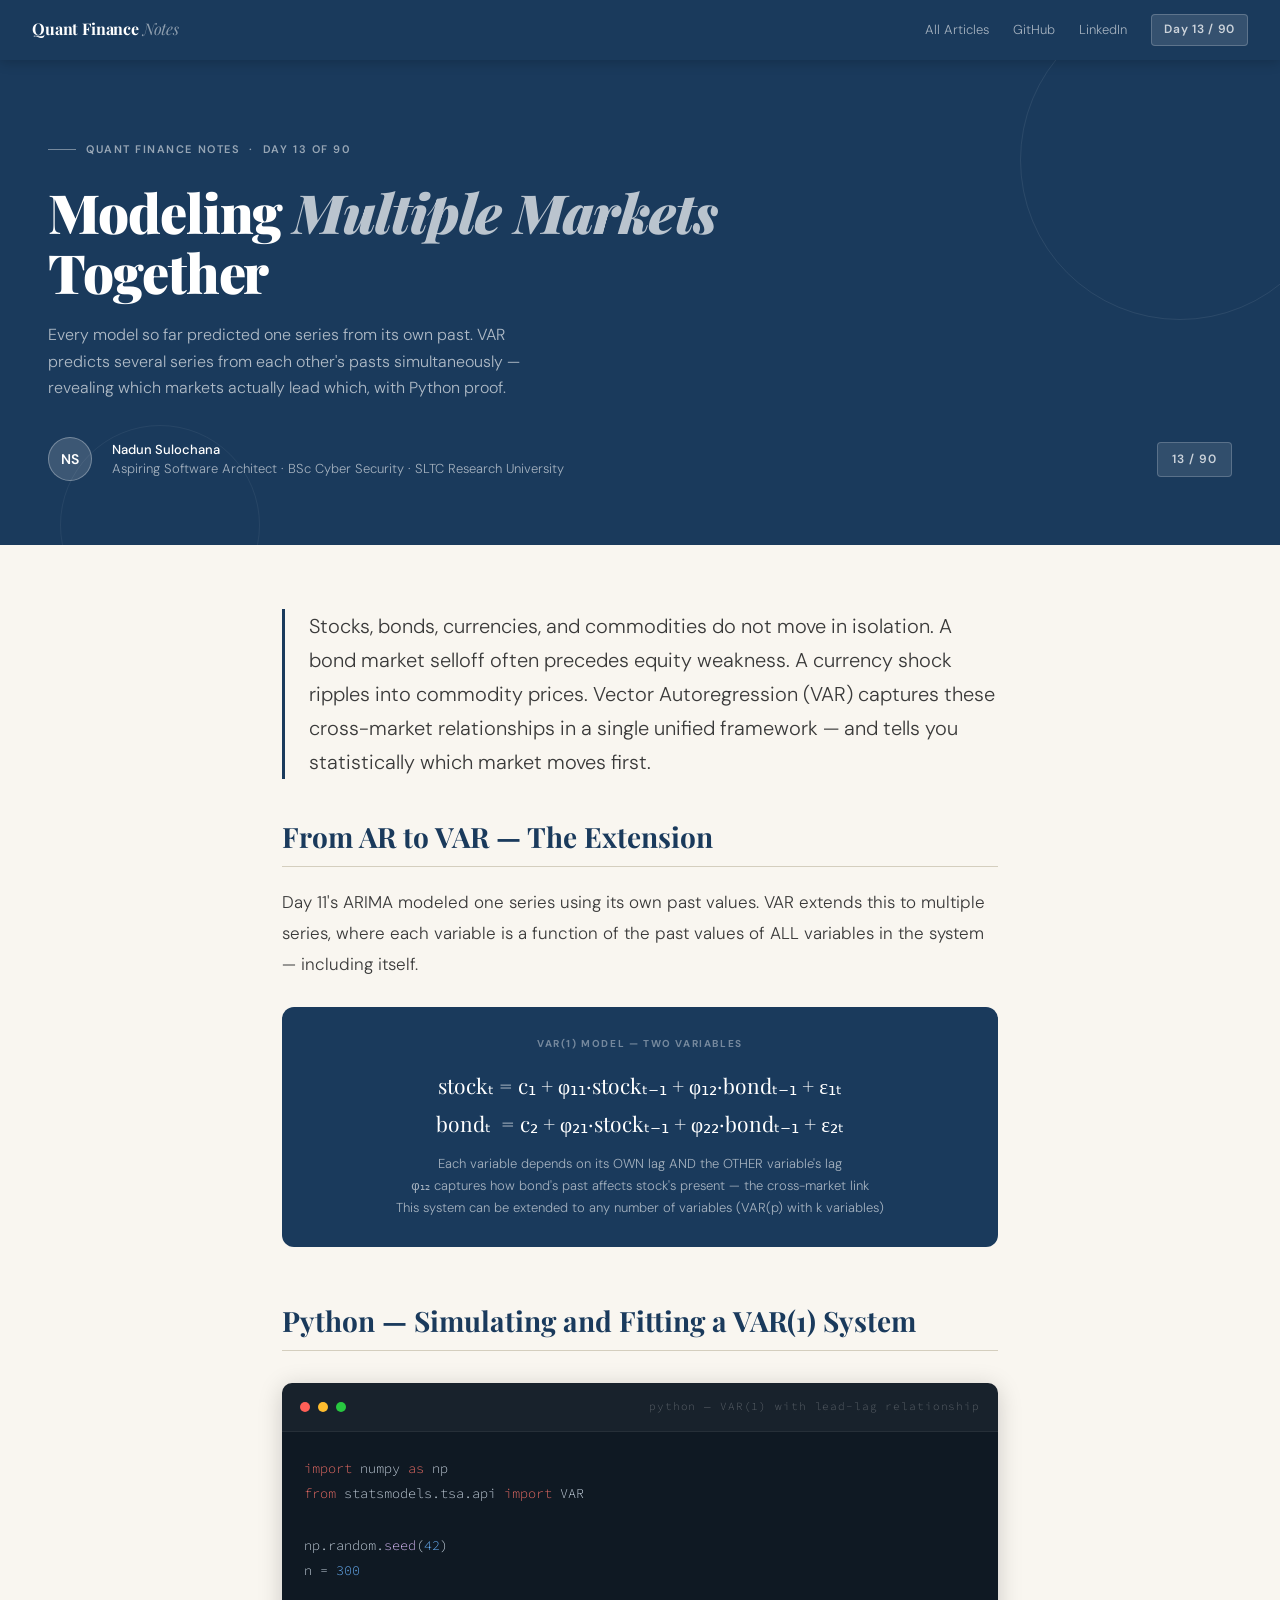
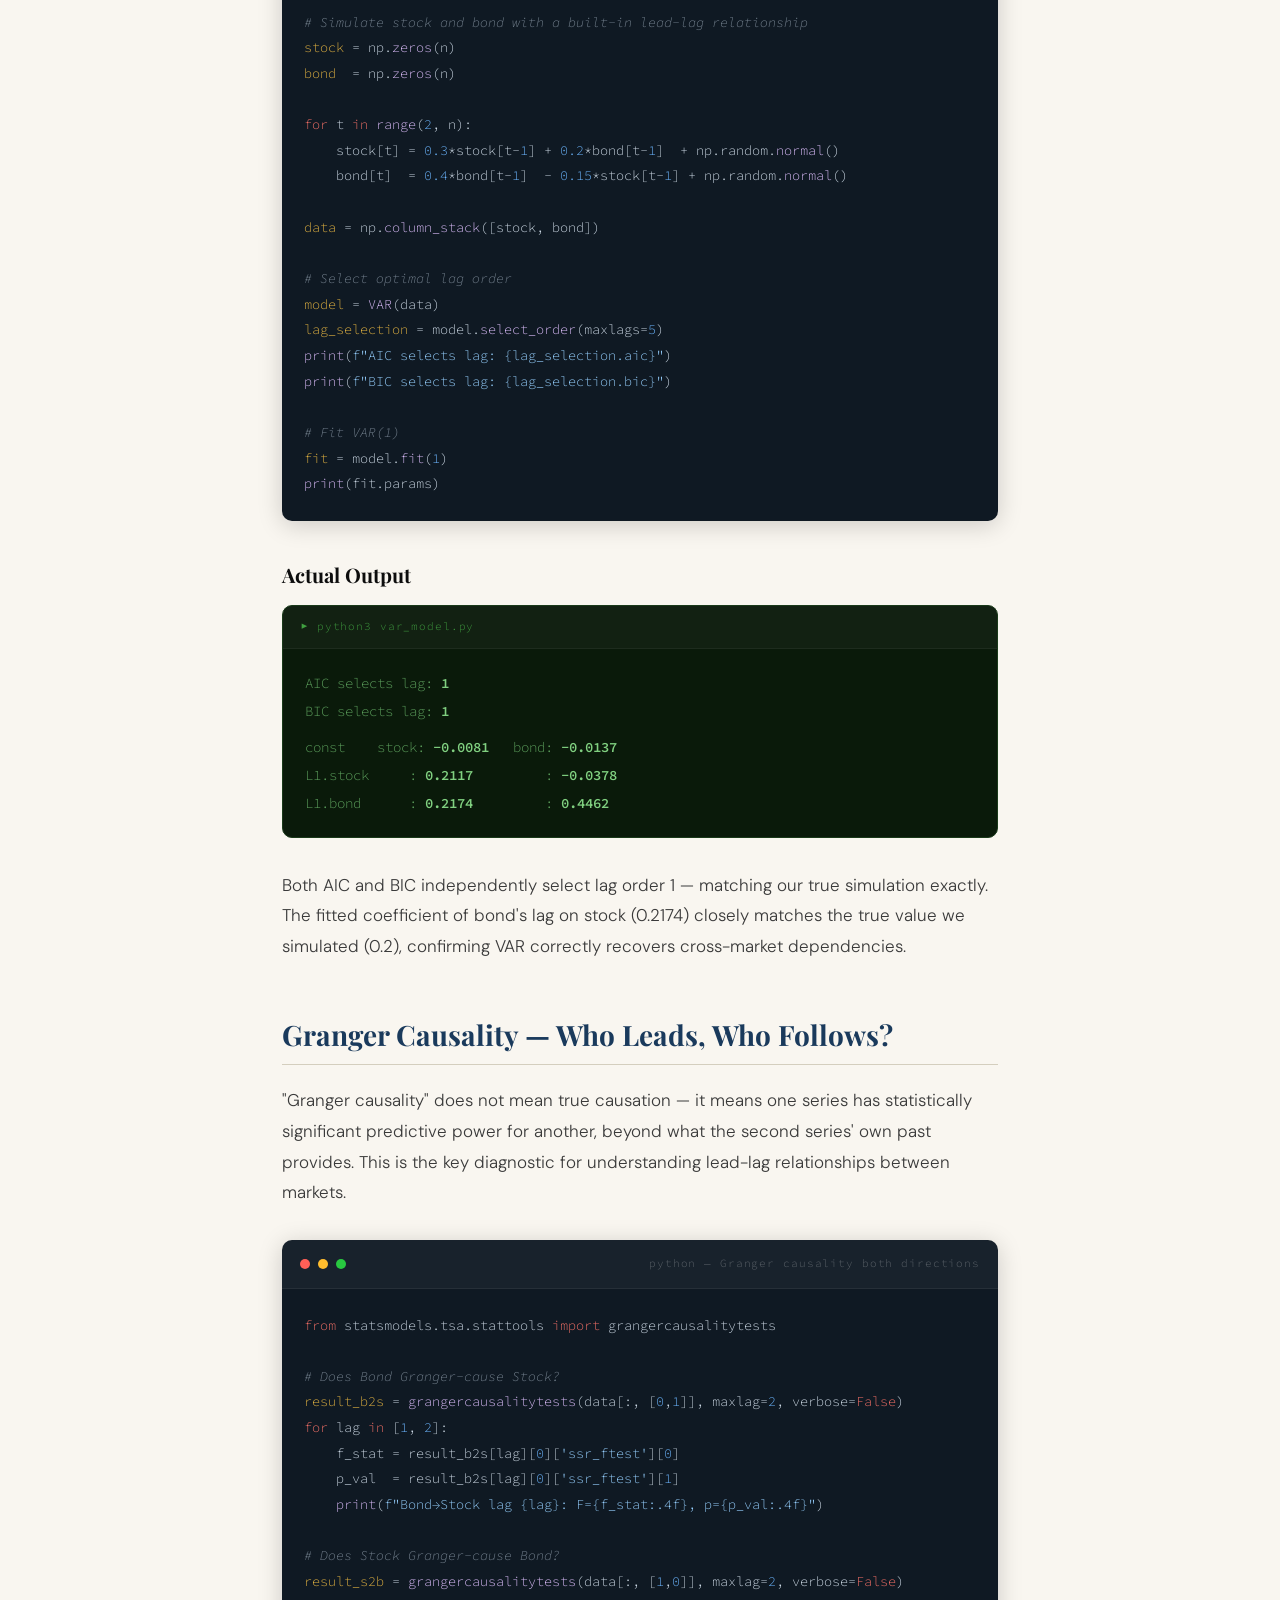
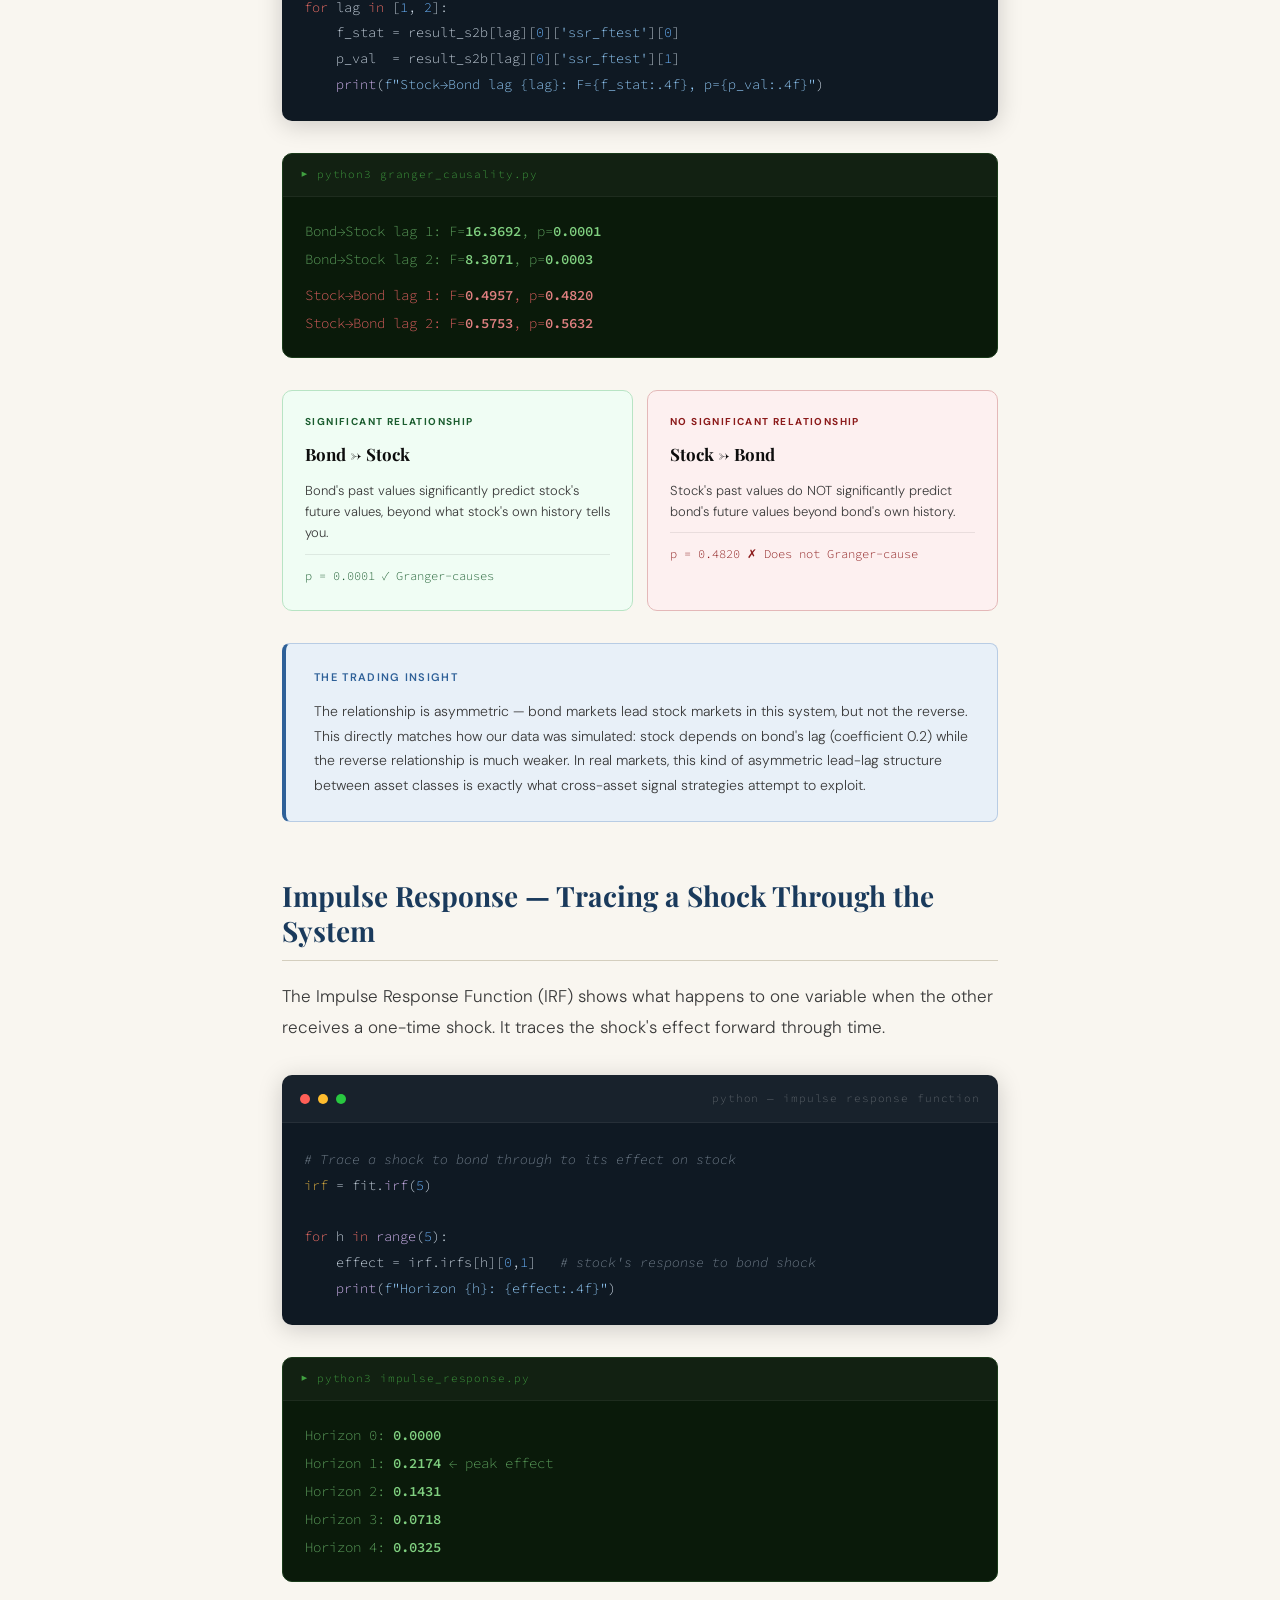
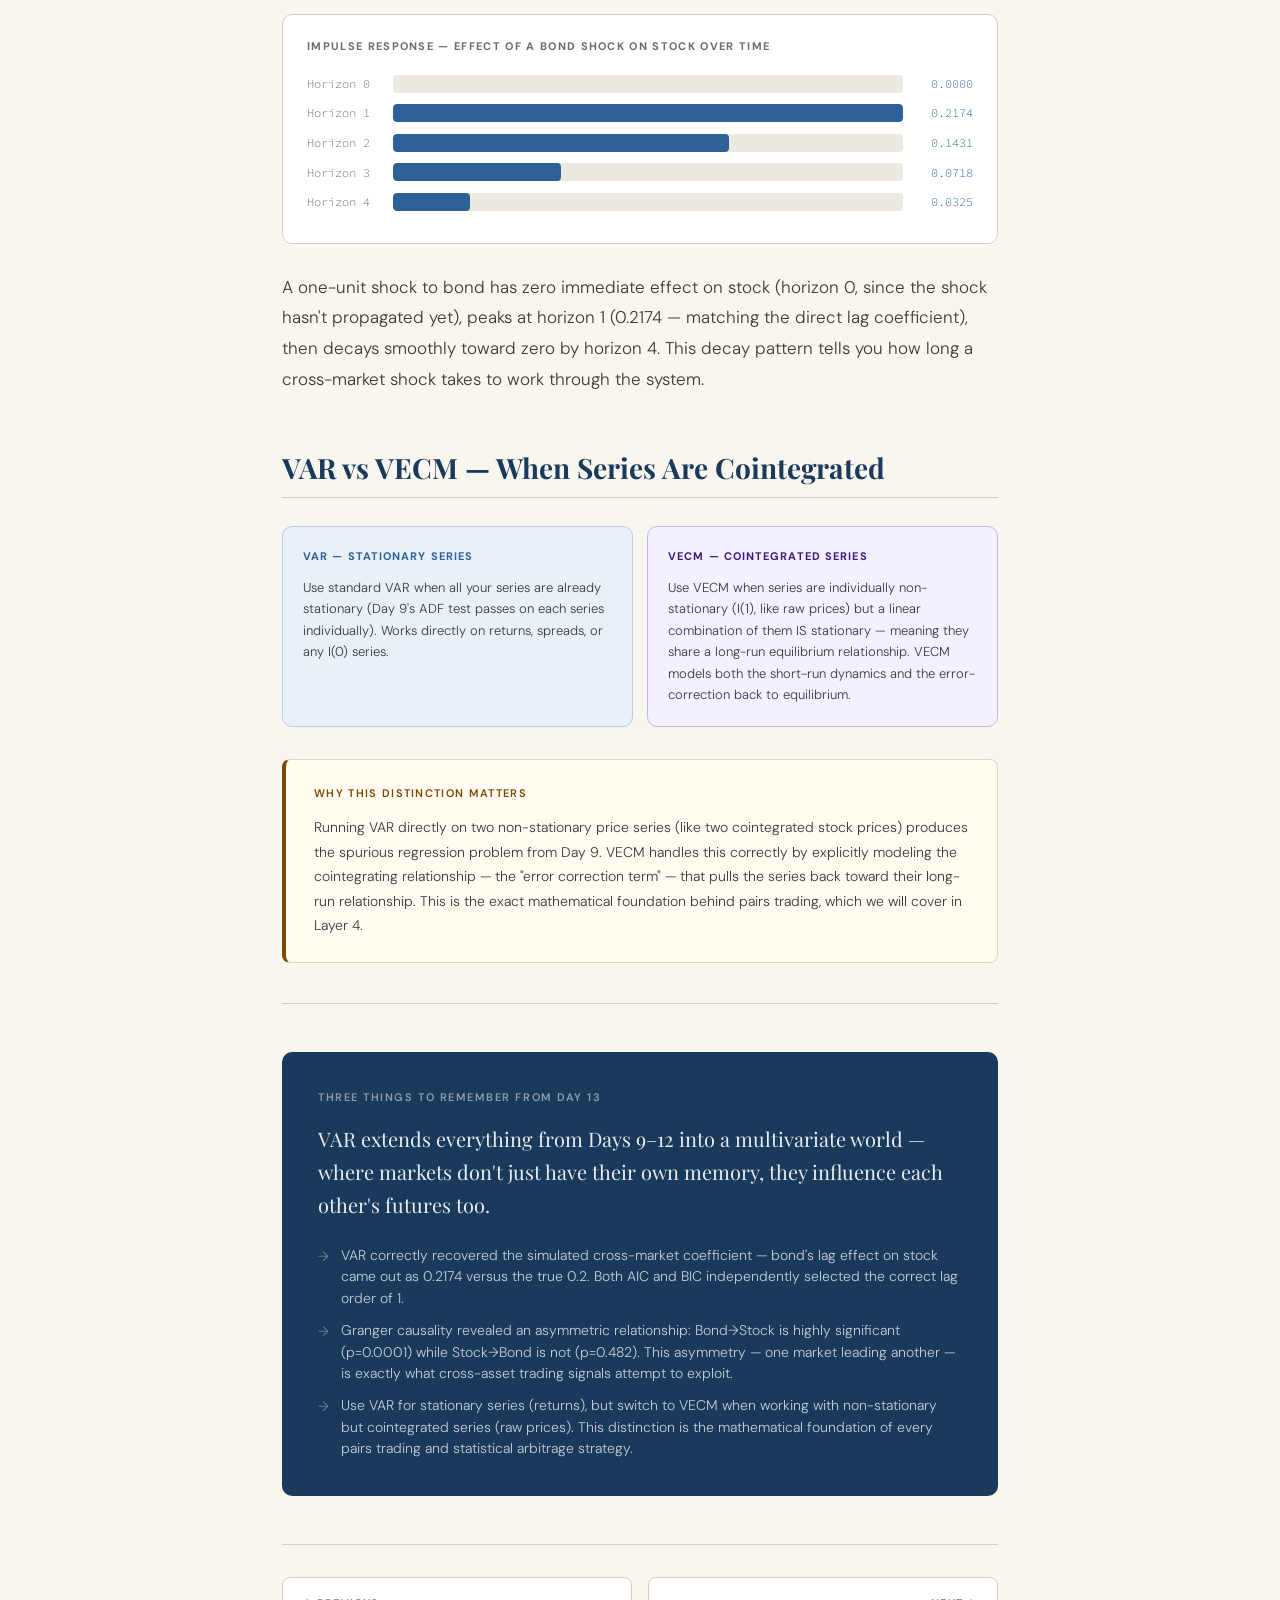
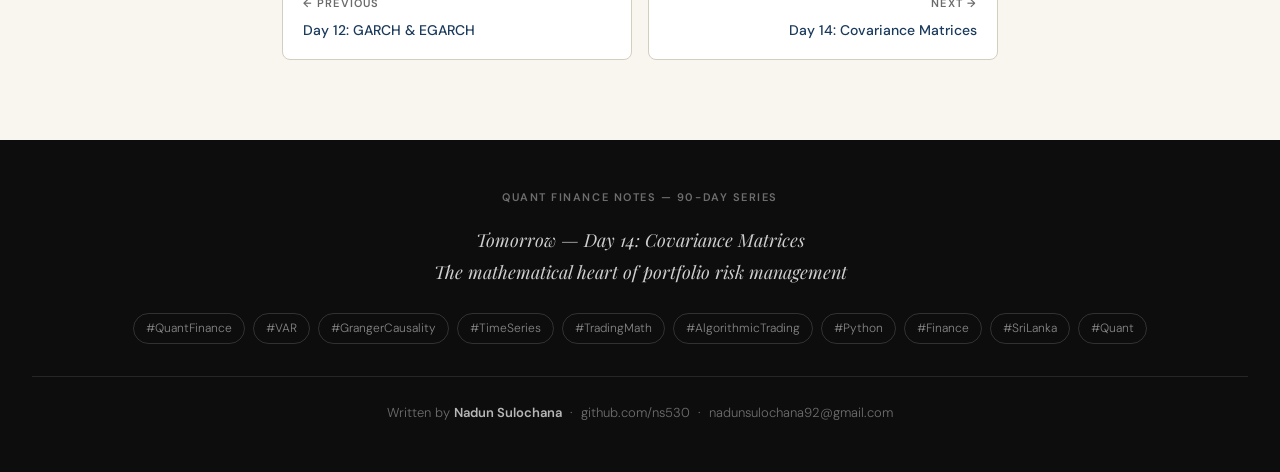
<file: day13.html>
<!DOCTYPE html>
<html lang="en">
<head>
<meta charset="UTF-8">
<meta name="google-site-verification" content="SgzPqB0Vckpfji6y3nNSuKVuLHeB-5xwqyW2BR0Zr9g">
<meta name="viewport" content="width=device-width, initial-scale=1.0">
<meta name="description" content="Day 13: VAR & VECM Models — modeling multiple financial time series together. Vector autoregression, Granger causality, impulse response with Python.">
<meta name="keywords" content="VAR model finance, vector autoregression trading, Granger causality Python, VECM cointegration, impulse response function, multivariate time series finance, quant finance tutorial, Nadun Sulochana">
<meta name="author" content="Nadun Sulochana">
<meta name="robots" content="index, follow, max-snippet:-1, max-image-preview:large">
<link rel="canonical" href="https://ns530.github.io/quant-finance-notes/day13.html">
<meta property="og:type" content="article">
<meta property="og:url" content="https://ns530.github.io/quant-finance-notes/day13.html">
<meta property="og:title" content="Day 13: VAR & VECM Models — Quant Finance Notes | Nadun Sulochana">
<meta property="og:description" content="Modeling multiple financial time series together. Granger causality proves Bond leads Stock (p=0.0001) but not vice versa (p=0.48). Python VAR + impulse response.">
<meta property="og:site_name" content="Quant Finance Notes">
<meta name="twitter:card" content="summary_large_image">
<meta name="citation_author" content="Nadun Sulochana">
<meta name="geo.region" content="LK">
<script type="application/ld+json">
{
  "@context": "https://schema.org",
  "@type": "Article",
  "name": "Day 13: VAR & VECM Models",
  "url": "https://ns530.github.io/quant-finance-notes/day13.html",
  "author": {"@type":"Person","name":"Nadun Sulochana","url":"https://www.linkedin.com/in/nadun-sulochana-41923029b","sameAs":["https://github.com/ns530"]},
  "isPartOf": {"@type":"WebSite","name":"Quant Finance Notes","url":"https://ns530.github.io/quant-finance-notes/"}
}
</script>
<title>Day 13: VAR & VECM Models — Quant Finance Notes | Nadun Sulochana</title>
<link rel="stylesheet" href="style.css">
<style>
.var-formula{background:var(--accent);border-radius:12px;padding:28px;margin:28px 0;text-align:center;}
.var-formula .f-label{font-size:10px;font-weight:700;letter-spacing:0.16em;text-transform:uppercase;color:rgba(255,255,255,0.4);margin-bottom:14px;}
.var-formula .f-main{font-family:'Playfair Display',serif;font-size:clamp(14px,2.5vw,21px);color:white;line-height:1.8;margin-bottom:10px;}
.var-formula .f-sub{font-size:13px;color:rgba(255,255,255,0.6);line-height:1.7;}

.gc-grid{display:grid;grid-template-columns:1fr 1fr;gap:14px;margin:28px 0;}
@media(max-width:540px){.gc-grid{grid-template-columns:1fr;}}
.gc-card{border-radius:10px;padding:22px;border:1px solid var(--rule);}
.gc-yes{background:var(--green-lt);border-color:#B8E4C4;}
.gc-no {background:var(--red-lt);  border-color:#E4B8B8;}
.gc-label{font-size:10px;font-weight:700;letter-spacing:0.14em;text-transform:uppercase;margin-bottom:8px;}
.gc-yes .gc-label{color:var(--green);}
.gc-no  .gc-label{color:var(--red);}
.gc-title{font-family:'Playfair Display',serif;font-size:17px;font-weight:700;margin-bottom:10px;color:var(--ink);}
.gc-card p{font-size:13px;color:var(--ink-soft);line-height:1.65;margin:0;}
.gc-stat{font-family:'Source Code Pro',monospace;font-size:12px;margin-top:10px;padding-top:10px;border-top:1px solid rgba(0,0,0,0.08);line-height:1.9;}
.gc-yes .gc-stat{color:var(--green);}
.gc-no  .gc-stat{color:var(--red);}

.irf-chart{background:white;border:1px solid var(--rule);border-radius:10px;padding:22px 24px;margin:28px 0;}
.irf-title{font-size:11px;font-weight:700;letter-spacing:0.12em;text-transform:uppercase;color:var(--ink-muted);margin-bottom:16px;}
.irf-row{display:flex;align-items:center;gap:10px;margin-bottom:8px;}
.irf-h{font-size:12px;font-family:'Source Code Pro',monospace;color:var(--ink-muted);min-width:76px;}
.irf-track{flex:1;height:18px;background:var(--cream-dark);border-radius:4px;position:relative;overflow:hidden;}
.irf-fill{height:18px;border-radius:4px;background:var(--accent-mid);}
.irf-val{font-size:12px;font-family:'Source Code Pro',monospace;min-width:60px;text-align:right;color:var(--accent-mid);}

.vecm-compare{display:grid;grid-template-columns:1fr 1fr;gap:14px;margin:28px 0;}
@media(max-width:520px){.vecm-compare{grid-template-columns:1fr;}}
.vc-card{border-radius:10px;padding:20px;border:1px solid var(--rule);}
.vc-var {background:var(--accent-lt);border-color:#B8CCE4;}
.vc-vecm{background:var(--purple-lt);border-color:#C4B8E4;}
.vc-title{font-size:11px;font-weight:700;letter-spacing:0.1em;text-transform:uppercase;margin-bottom:10px;}
.vc-var  .vc-title{color:var(--accent-mid);}
.vc-vecm .vc-title{color:var(--purple);}
.vc-card p{font-size:13px;color:var(--ink-soft);line-height:1.65;margin:0;}
</style>
</head>
<body>

<nav class="site-nav">
  <a class="nav-brand" href="index.html">Quant Finance <span>Notes</span></a>
  <div class="nav-links">
    <a href="index.html">All Articles</a>
    <a href="https://github.com/ns530" target="_blank">GitHub</a>
    <a href="https://www.linkedin.com/in/nadun-sulochana-41923029b" target="_blank">LinkedIn</a>
    <span class="nav-badge">Day 13 / 90</span>
  </div>
</nav>

<div class="hero">
  <div class="series-tag">Quant Finance Notes &nbsp;·&nbsp; Day 13 of 90</div>
  <h1>Modeling <em>Multiple Markets</em> Together</h1>
  <p class="hero-sub">Every model so far predicted one series from its own past. VAR predicts several series from each other's pasts simultaneously — revealing which markets actually lead which, with Python proof.</p>
  <div class="hero-meta">
    <div class="avatar">NS</div>
    <div class="meta-text"><strong>Nadun Sulochana</strong>Aspiring Software Architect · BSc Cyber Security · SLTC Research University</div>
    <div class="day-badge">13 / 90</div>
  </div>
</div>

<div class="article-body">

  <p class="lead">Stocks, bonds, currencies, and commodities do not move in isolation. A bond market selloff often precedes equity weakness. A currency shock ripples into commodity prices. Vector Autoregression (VAR) captures these cross-market relationships in a single unified framework — and tells you statistically which market moves first.</p>

  <h2>From AR to VAR — The Extension</h2>
  <p>Day 11's ARIMA modeled one series using its own past values. VAR extends this to multiple series, where each variable is a function of the past values of ALL variables in the system — including itself.</p>

  <div class="var-formula">
    <div class="f-label">VAR(1) Model — Two Variables</div>
    <div class="f-main">
      stockₜ = c₁ + φ₁₁·stockₜ₋₁ + φ₁₂·bondₜ₋₁ + ε₁ₜ<br/>
      bondₜ &nbsp;= c₂ + φ₂₁·stockₜ₋₁ + φ₂₂·bondₜ₋₁ + ε₂ₜ
    </div>
    <div class="f-sub">
      Each variable depends on its OWN lag AND the OTHER variable's lag<br/>
      φ₁₂ captures how bond's past affects stock's present — the cross-market link<br/>
      This system can be extended to any number of variables (VAR(p) with k variables)
    </div>
  </div>

  <h2>Python — Simulating and Fitting a VAR(1) System</h2>

  <div class="code-wrap">
    <div class="code-header">
      <div class="dot dot-r"></div><div class="dot dot-y"></div><div class="dot dot-g"></div>
      <div class="code-lang">python — VAR(1) with lead-lag relationship</div>
    </div>
    <pre><span class="c-kw">import</span> numpy <span class="c-kw">as</span> np
<span class="c-kw">from</span> statsmodels.tsa.api <span class="c-kw">import</span> VAR

np.random.<span class="c-fn">seed</span>(<span class="c-num">42</span>)
n = <span class="c-num">300</span>

<span class="c-cm"># Simulate stock and bond with a built-in lead-lag relationship</span>
<span class="c-var">stock</span> = np.<span class="c-fn">zeros</span>(n)
<span class="c-var">bond</span>  = np.<span class="c-fn">zeros</span>(n)

<span class="c-kw">for</span> t <span class="c-kw">in</span> <span class="c-fn">range</span>(<span class="c-num">2</span>, n):
    stock[t] = <span class="c-num">0.3</span>*stock[t-<span class="c-num">1</span>] + <span class="c-num">0.2</span>*bond[t-<span class="c-num">1</span>]  + np.random.<span class="c-fn">normal</span>()
    bond[t]  = <span class="c-num">0.4</span>*bond[t-<span class="c-num">1</span>]  - <span class="c-num">0.15</span>*stock[t-<span class="c-num">1</span>] + np.random.<span class="c-fn">normal</span>()

<span class="c-var">data</span> = np.<span class="c-fn">column_stack</span>([stock, bond])

<span class="c-cm"># Select optimal lag order</span>
<span class="c-var">model</span> = <span class="c-fn">VAR</span>(data)
<span class="c-var">lag_selection</span> = model.<span class="c-fn">select_order</span>(maxlags=<span class="c-num">5</span>)
<span class="c-fn">print</span>(<span class="c-str">f"AIC selects lag: {lag_selection.aic}"</span>)
<span class="c-fn">print</span>(<span class="c-str">f"BIC selects lag: {lag_selection.bic}"</span>)

<span class="c-cm"># Fit VAR(1)</span>
<span class="c-var">fit</span> = model.<span class="c-fn">fit</span>(<span class="c-num">1</span>)
<span class="c-fn">print</span>(fit.params)</pre>
  </div>

  <h3>Actual Output</h3>
  <div class="output-wrap">
    <div class="output-header">▶ python3 var_model.py</div>
    <div class="output-body">
      <div><span class="out-ln">AIC selects lag: </span><span class="out-n">1</span></div>
      <div><span class="out-ln">BIC selects lag: </span><span class="out-n">1</span></div>
      <div style="margin-top:8px;"></div>
      <div><span class="out-ln">const&nbsp;&nbsp;&nbsp;&nbsp;stock: </span><span class="out-n">-0.0081</span><span class="out-ln">&nbsp;&nbsp; bond: </span><span class="out-n">-0.0137</span></div>
      <div><span class="out-ln">L1.stock&nbsp;&nbsp;&nbsp;&nbsp;&nbsp;: </span><span class="out-n">0.2117</span><span class="out-ln">&nbsp;&nbsp;&nbsp;&nbsp;&nbsp;&nbsp;&nbsp;&nbsp;&nbsp;: </span><span class="out-n">-0.0378</span></div>
      <div><span class="out-ln">L1.bond&nbsp;&nbsp;&nbsp;&nbsp;&nbsp;&nbsp;: </span><span class="out-n">0.2174</span><span class="out-ln">&nbsp;&nbsp;&nbsp;&nbsp;&nbsp;&nbsp;&nbsp;&nbsp;&nbsp;: </span><span class="out-n">0.4462</span></div>
    </div>
  </div>

  <p>Both AIC and BIC independently select lag order 1 — matching our true simulation exactly. The fitted coefficient of bond's lag on stock (0.2174) closely matches the true value we simulated (0.2), confirming VAR correctly recovers cross-market dependencies.</p>

  <h2>Granger Causality — Who Leads, Who Follows?</h2>
  <p>"Granger causality" does not mean true causation — it means one series has statistically significant predictive power for another, beyond what the second series' own past provides. This is the key diagnostic for understanding lead-lag relationships between markets.</p>

  <div class="code-wrap">
    <div class="code-header">
      <div class="dot dot-r"></div><div class="dot dot-y"></div><div class="dot dot-g"></div>
      <div class="code-lang">python — Granger causality both directions</div>
    </div>
    <pre><span class="c-kw">from</span> statsmodels.tsa.stattools <span class="c-kw">import</span> grangercausalitytests

<span class="c-cm"># Does Bond Granger-cause Stock?</span>
<span class="c-var">result_b2s</span> = <span class="c-fn">grangercausalitytests</span>(data[:, [<span class="c-num">0</span>,<span class="c-num">1</span>]], maxlag=<span class="c-num">2</span>, verbose=<span class="c-kw">False</span>)
<span class="c-kw">for</span> lag <span class="c-kw">in</span> [<span class="c-num">1</span>, <span class="c-num">2</span>]:
    f_stat = result_b2s[lag][<span class="c-num">0</span>][<span class="c-str">'ssr_ftest'</span>][<span class="c-num">0</span>]
    p_val  = result_b2s[lag][<span class="c-num">0</span>][<span class="c-str">'ssr_ftest'</span>][<span class="c-num">1</span>]
    <span class="c-fn">print</span>(<span class="c-str">f"Bond→Stock lag {lag}: F={f_stat:.4f}, p={p_val:.4f}"</span>)

<span class="c-cm"># Does Stock Granger-cause Bond?</span>
<span class="c-var">result_s2b</span> = <span class="c-fn">grangercausalitytests</span>(data[:, [<span class="c-num">1</span>,<span class="c-num">0</span>]], maxlag=<span class="c-num">2</span>, verbose=<span class="c-kw">False</span>)
<span class="c-kw">for</span> lag <span class="c-kw">in</span> [<span class="c-num">1</span>, <span class="c-num">2</span>]:
    f_stat = result_s2b[lag][<span class="c-num">0</span>][<span class="c-str">'ssr_ftest'</span>][<span class="c-num">0</span>]
    p_val  = result_s2b[lag][<span class="c-num">0</span>][<span class="c-str">'ssr_ftest'</span>][<span class="c-num">1</span>]
    <span class="c-fn">print</span>(<span class="c-str">f"Stock→Bond lag {lag}: F={f_stat:.4f}, p={p_val:.4f}"</span>)</pre>
  </div>

  <div class="output-wrap">
    <div class="output-header">▶ python3 granger_causality.py</div>
    <div class="output-body">
      <div><span class="out-ln">Bond→Stock lag 1: F=</span><span class="out-n">16.3692</span><span class="out-ln">, p=</span><span class="out-n">0.0001</span></div>
      <div><span class="out-ln">Bond→Stock lag 2: F=</span><span class="out-n">8.3071</span><span class="out-ln">, p=</span><span class="out-n">0.0003</span></div>
      <div style="margin-top:8px;"></div>
      <div><span class="out-lf">Stock→Bond lag 1: F=</span><span class="out-f">0.4957</span><span class="out-lf">, p=</span><span class="out-f">0.4820</span></div>
      <div><span class="out-lf">Stock→Bond lag 2: F=</span><span class="out-f">0.5753</span><span class="out-lf">, p=</span><span class="out-f">0.5632</span></div>
    </div>
  </div>

  <div class="gc-grid">
    <div class="gc-card gc-yes">
      <div class="gc-label">Significant relationship</div>
      <div class="gc-title">Bond → Stock</div>
      <p>Bond's past values significantly predict stock's future values, beyond what stock's own history tells you.</p>
      <div class="gc-stat">p = 0.0001 ✓ Granger-causes</div>
    </div>
    <div class="gc-card gc-no">
      <div class="gc-label">No significant relationship</div>
      <div class="gc-title">Stock → Bond</div>
      <p>Stock's past values do NOT significantly predict bond's future values beyond bond's own history.</p>
      <div class="gc-stat">p = 0.4820 ✗ Does not Granger-cause</div>
    </div>
  </div>

  <div class="callout callout-blue">
    <div class="callout-title">The trading insight</div>
    <p style="margin:0;font-size:14px;color:var(--ink-soft);line-height:1.75;">
      The relationship is asymmetric — bond markets lead stock markets in this system, but not the reverse. This directly matches how our data was simulated: stock depends on bond's lag (coefficient 0.2) while the reverse relationship is much weaker. In real markets, this kind of asymmetric lead-lag structure between asset classes is exactly what cross-asset signal strategies attempt to exploit.
    </p>
  </div>

  <h2>Impulse Response — Tracing a Shock Through the System</h2>
  <p>The Impulse Response Function (IRF) shows what happens to one variable when the other receives a one-time shock. It traces the shock's effect forward through time.</p>

  <div class="code-wrap">
    <div class="code-header">
      <div class="dot dot-r"></div><div class="dot dot-y"></div><div class="dot dot-g"></div>
      <div class="code-lang">python — impulse response function</div>
    </div>
    <pre><span class="c-cm"># Trace a shock to bond through to its effect on stock</span>
<span class="c-var">irf</span> = fit.<span class="c-fn">irf</span>(<span class="c-num">5</span>)

<span class="c-kw">for</span> h <span class="c-kw">in</span> <span class="c-fn">range</span>(<span class="c-num">5</span>):
    effect = irf.irfs[h][<span class="c-num">0</span>,<span class="c-num">1</span>]   <span class="c-cm"># stock's response to bond shock</span>
    <span class="c-fn">print</span>(<span class="c-str">f"Horizon {h}: {effect:.4f}"</span>)</pre>
  </div>

  <div class="output-wrap">
    <div class="output-header">▶ python3 impulse_response.py</div>
    <div class="output-body">
      <div><span class="out-ln">Horizon 0: </span><span class="out-n">0.0000</span></div>
      <div><span class="out-ln">Horizon 1: </span><span class="out-n">0.2174</span><span class="out-ln"> ← peak effect</span></div>
      <div><span class="out-ln">Horizon 2: </span><span class="out-n">0.1431</span></div>
      <div><span class="out-ln">Horizon 3: </span><span class="out-n">0.0718</span></div>
      <div><span class="out-ln">Horizon 4: </span><span class="out-n">0.0325</span></div>
    </div>
  </div>

  <div class="irf-chart">
    <div class="irf-title">Impulse response — effect of a bond shock on stock over time</div>
    <div class="irf-row"><span class="irf-h">Horizon 0</span><div class="irf-track"><div class="irf-fill" style="width:0%"></div></div><span class="irf-val">0.0000</span></div>
    <div class="irf-row"><span class="irf-h">Horizon 1</span><div class="irf-track"><div class="irf-fill" style="width:100%"></div></div><span class="irf-val">0.2174</span></div>
    <div class="irf-row"><span class="irf-h">Horizon 2</span><div class="irf-track"><div class="irf-fill" style="width:65.8%"></div></div><span class="irf-val">0.1431</span></div>
    <div class="irf-row"><span class="irf-h">Horizon 3</span><div class="irf-track"><div class="irf-fill" style="width:33.0%"></div></div><span class="irf-val">0.0718</span></div>
    <div class="irf-row"><span class="irf-h">Horizon 4</span><div class="irf-track"><div class="irf-fill" style="width:15.0%"></div></div><span class="irf-val">0.0325</span></div>
  </div>

  <p>A one-unit shock to bond has zero immediate effect on stock (horizon 0, since the shock hasn't propagated yet), peaks at horizon 1 (0.2174 — matching the direct lag coefficient), then decays smoothly toward zero by horizon 4. This decay pattern tells you how long a cross-market shock takes to work through the system.</p>

  <h2>VAR vs VECM — When Series Are Cointegrated</h2>

  <div class="vecm-compare">
    <div class="vc-card vc-var">
      <div class="vc-title">VAR — Stationary series</div>
      <p>Use standard VAR when all your series are already stationary (Day 9's ADF test passes on each series individually). Works directly on returns, spreads, or any I(0) series.</p>
    </div>
    <div class="vc-card vc-vecm">
      <div class="vc-title">VECM — Cointegrated series</div>
      <p>Use VECM when series are individually non-stationary (I(1), like raw prices) but a linear combination of them IS stationary — meaning they share a long-run equilibrium relationship. VECM models both the short-run dynamics and the error-correction back to equilibrium.</p>
    </div>
  </div>

  <div class="callout callout-amber">
    <div class="callout-title">Why this distinction matters</div>
    <p style="margin:0;font-size:14px;color:var(--ink-soft);line-height:1.75;">
      Running VAR directly on two non-stationary price series (like two cointegrated stock prices) produces the spurious regression problem from Day 9. VECM handles this correctly by explicitly modeling the cointegrating relationship — the "error correction term" — that pulls the series back toward their long-run relationship. This is the exact mathematical foundation behind pairs trading, which we will cover in Layer 4.
    </p>
  </div>

  <hr class="rule"/>

  <div class="takeaway">
    <div class="takeaway-title">Three things to remember from Day 13</div>
    <p class="takeaway-body">VAR extends everything from Days 9–12 into a multivariate world — where markets don't just have their own memory, they influence each other's futures too.</p>
    <ul class="takeaway-list">
      <li>VAR correctly recovered the simulated cross-market coefficient — bond's lag effect on stock came out as 0.2174 versus the true 0.2. Both AIC and BIC independently selected the correct lag order of 1.</li>
      <li>Granger causality revealed an asymmetric relationship: Bond→Stock is highly significant (p=0.0001) while Stock→Bond is not (p=0.482). This asymmetry — one market leading another — is exactly what cross-asset trading signals attempt to exploit.</li>
      <li>Use VAR for stationary series (returns), but switch to VECM when working with non-stationary but cointegrated series (raw prices). This distinction is the mathematical foundation of every pairs trading and statistical arbitrage strategy.</li>
    </ul>
  </div>

  <div class="article-nav">
    <a href="day12.html">
      <span class="nav-dir">← Previous</span>
      <span class="nav-title">Day 12: GARCH &amp; EGARCH</span>
    </a>
    <a href="day14.html" class="next">
      <span class="nav-dir">Next →</span>
      <span class="nav-title">Day 14: Covariance Matrices</span>
    </a>
  </div>

</div>

<div class="article-footer">
  <div class="footer-series">Quant Finance Notes — 90-Day Series</div>
  <div class="footer-next">Tomorrow — Day 14: Covariance Matrices<br/>The mathematical heart of portfolio risk management</div>
  <div class="footer-tags">
    <span class="footer-tag">#QuantFinance</span>
    <span class="footer-tag">#VAR</span>
    <span class="footer-tag">#GrangerCausality</span>
    <span class="footer-tag">#TimeSeries</span>
    <span class="footer-tag">#TradingMath</span>
    <span class="footer-tag">#AlgorithmicTrading</span>
    <span class="footer-tag">#Python</span>
    <span class="footer-tag">#Finance</span>
    <span class="footer-tag">#SriLanka</span>
    <span class="footer-tag">#Quant</span>
  </div>
  <div class="footer-author">
    Written by <strong>Nadun Sulochana</strong> &nbsp;·&nbsp; github.com/ns530 &nbsp;·&nbsp; nadunsulochana92@gmail.com
  </div>
</div>

</body>
</html>
</file>
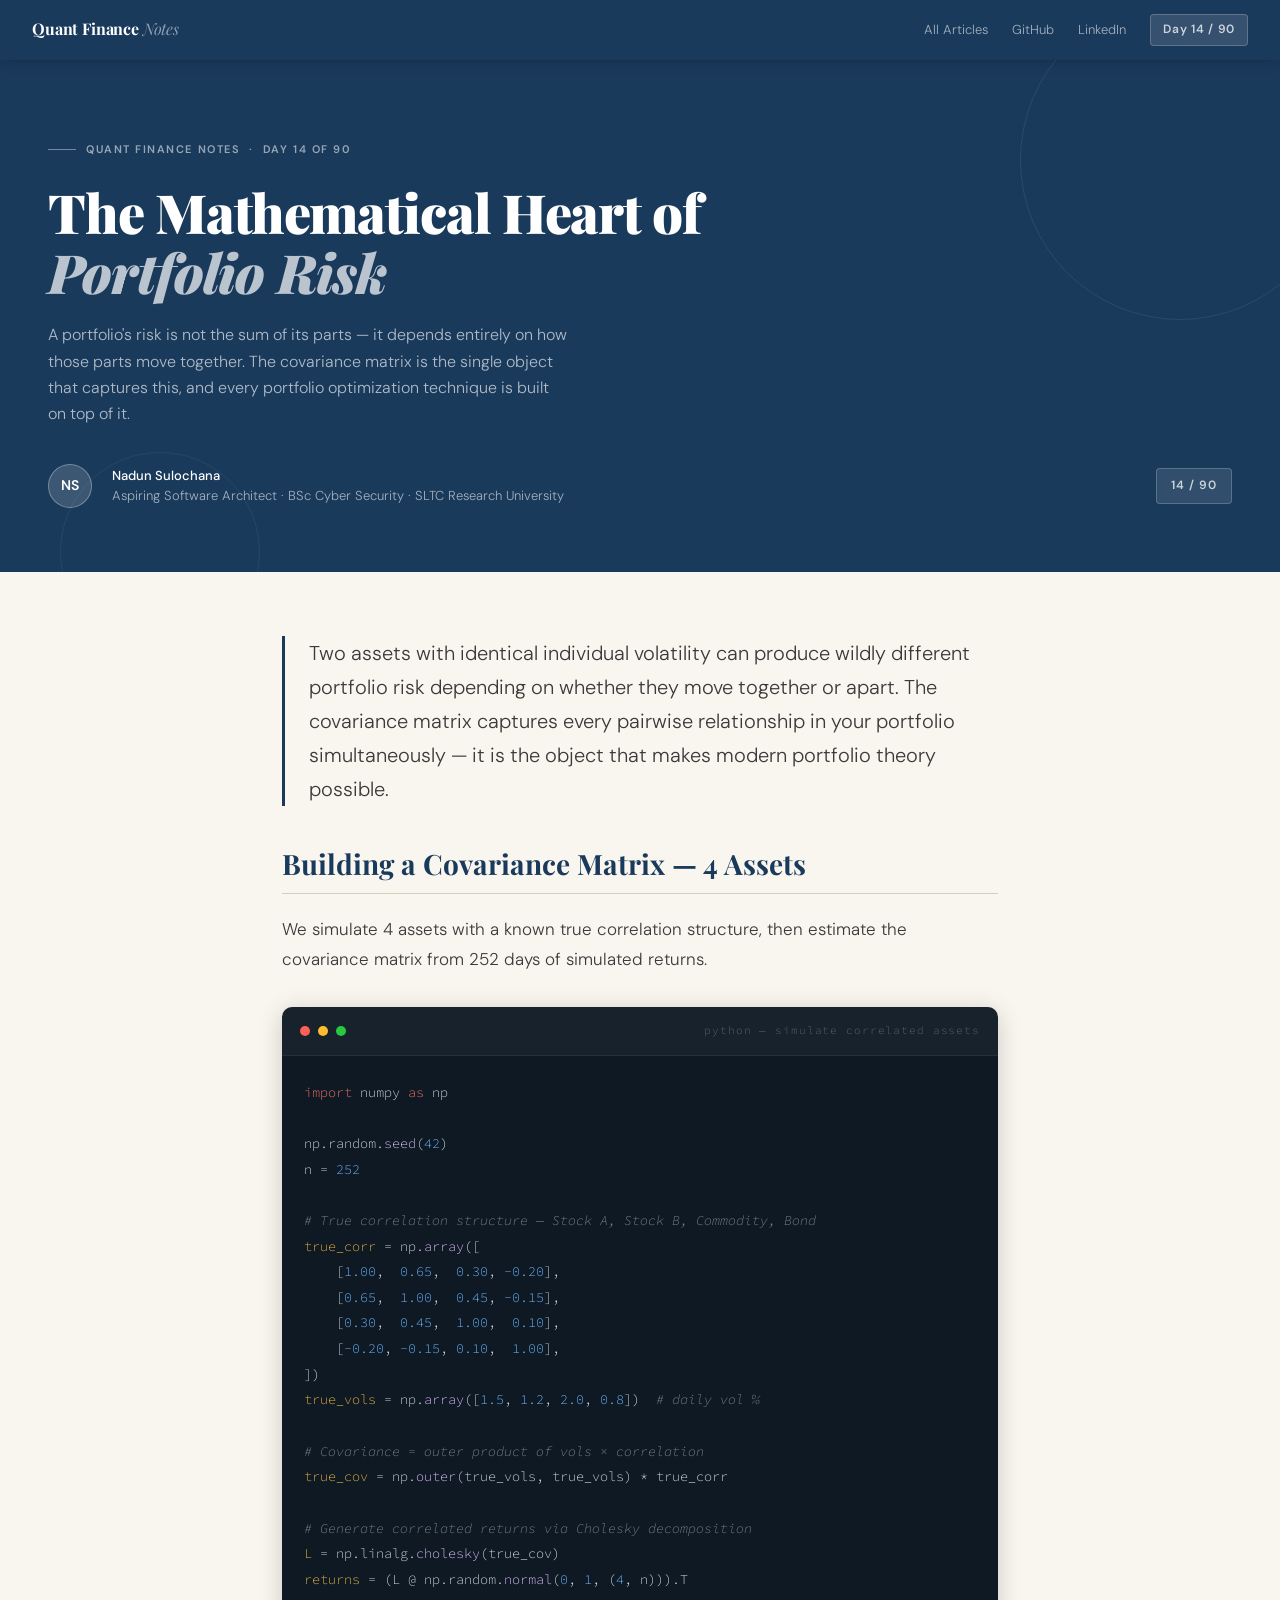
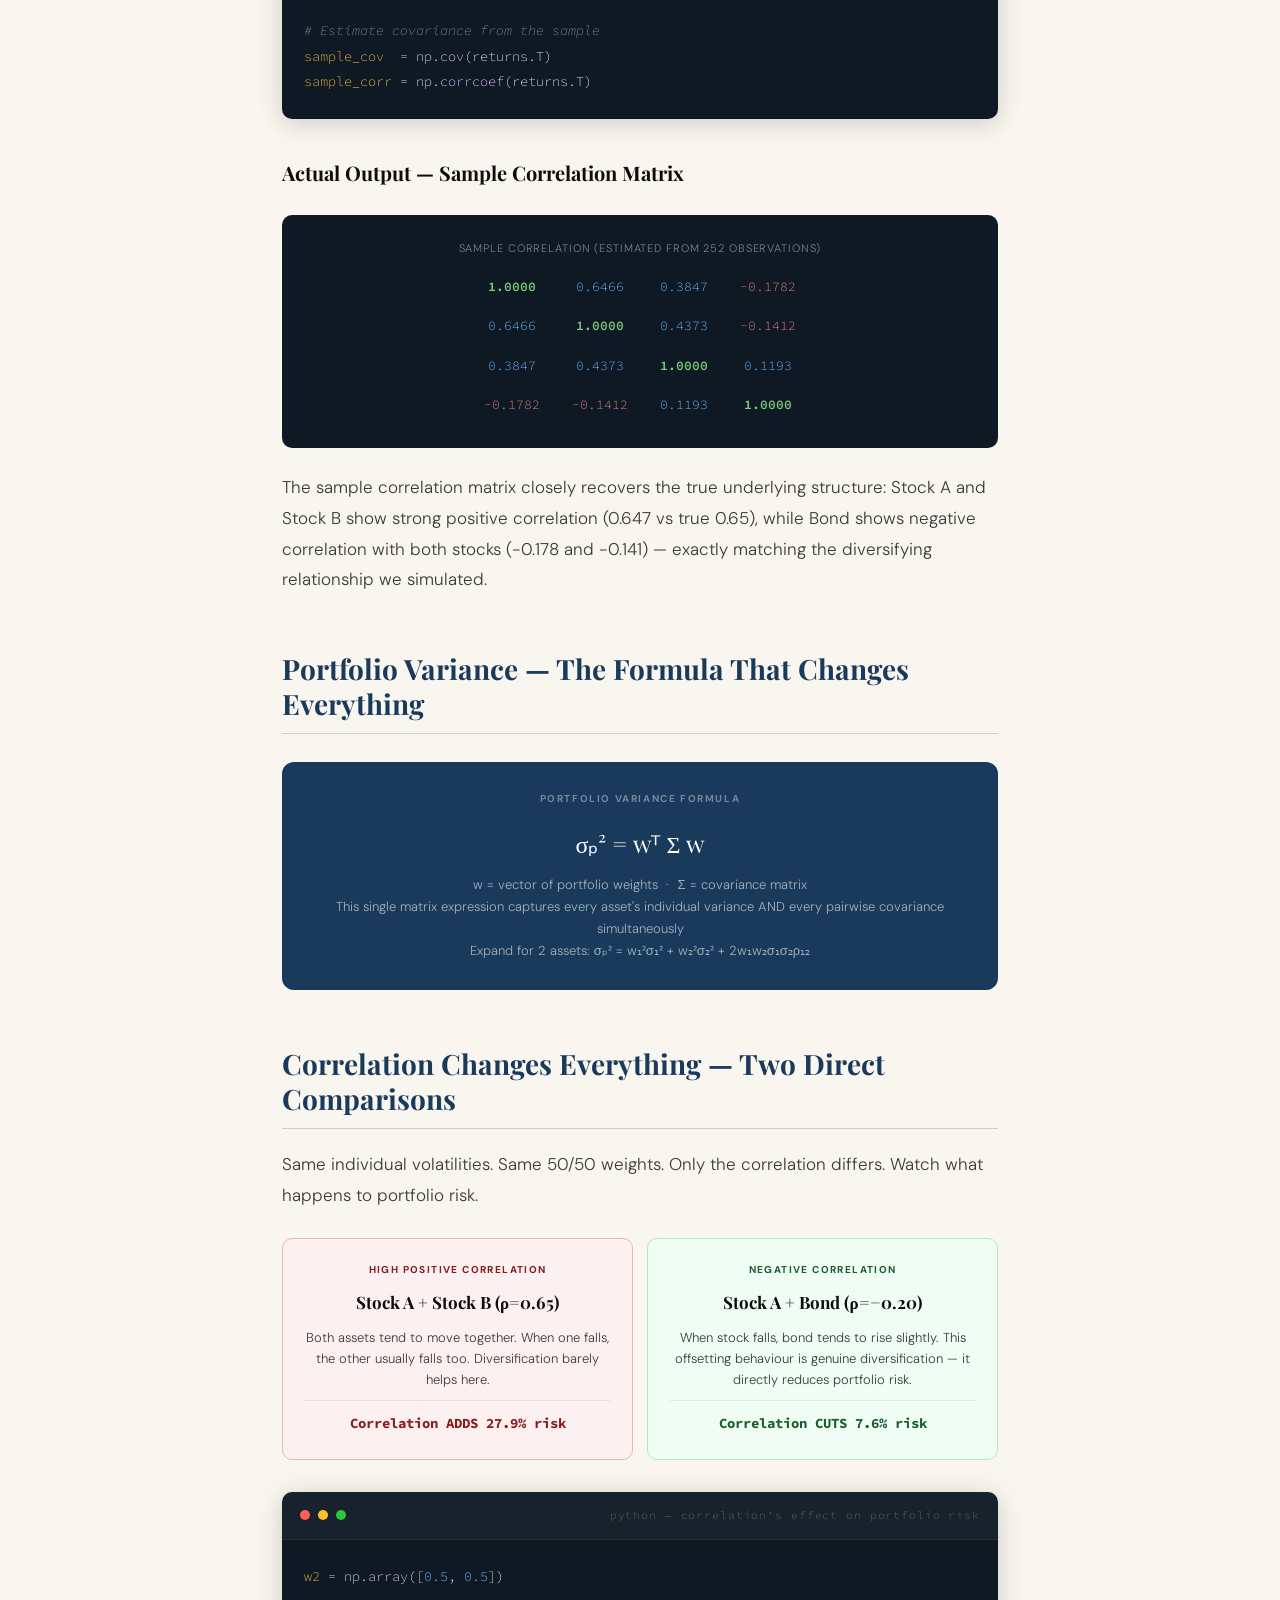
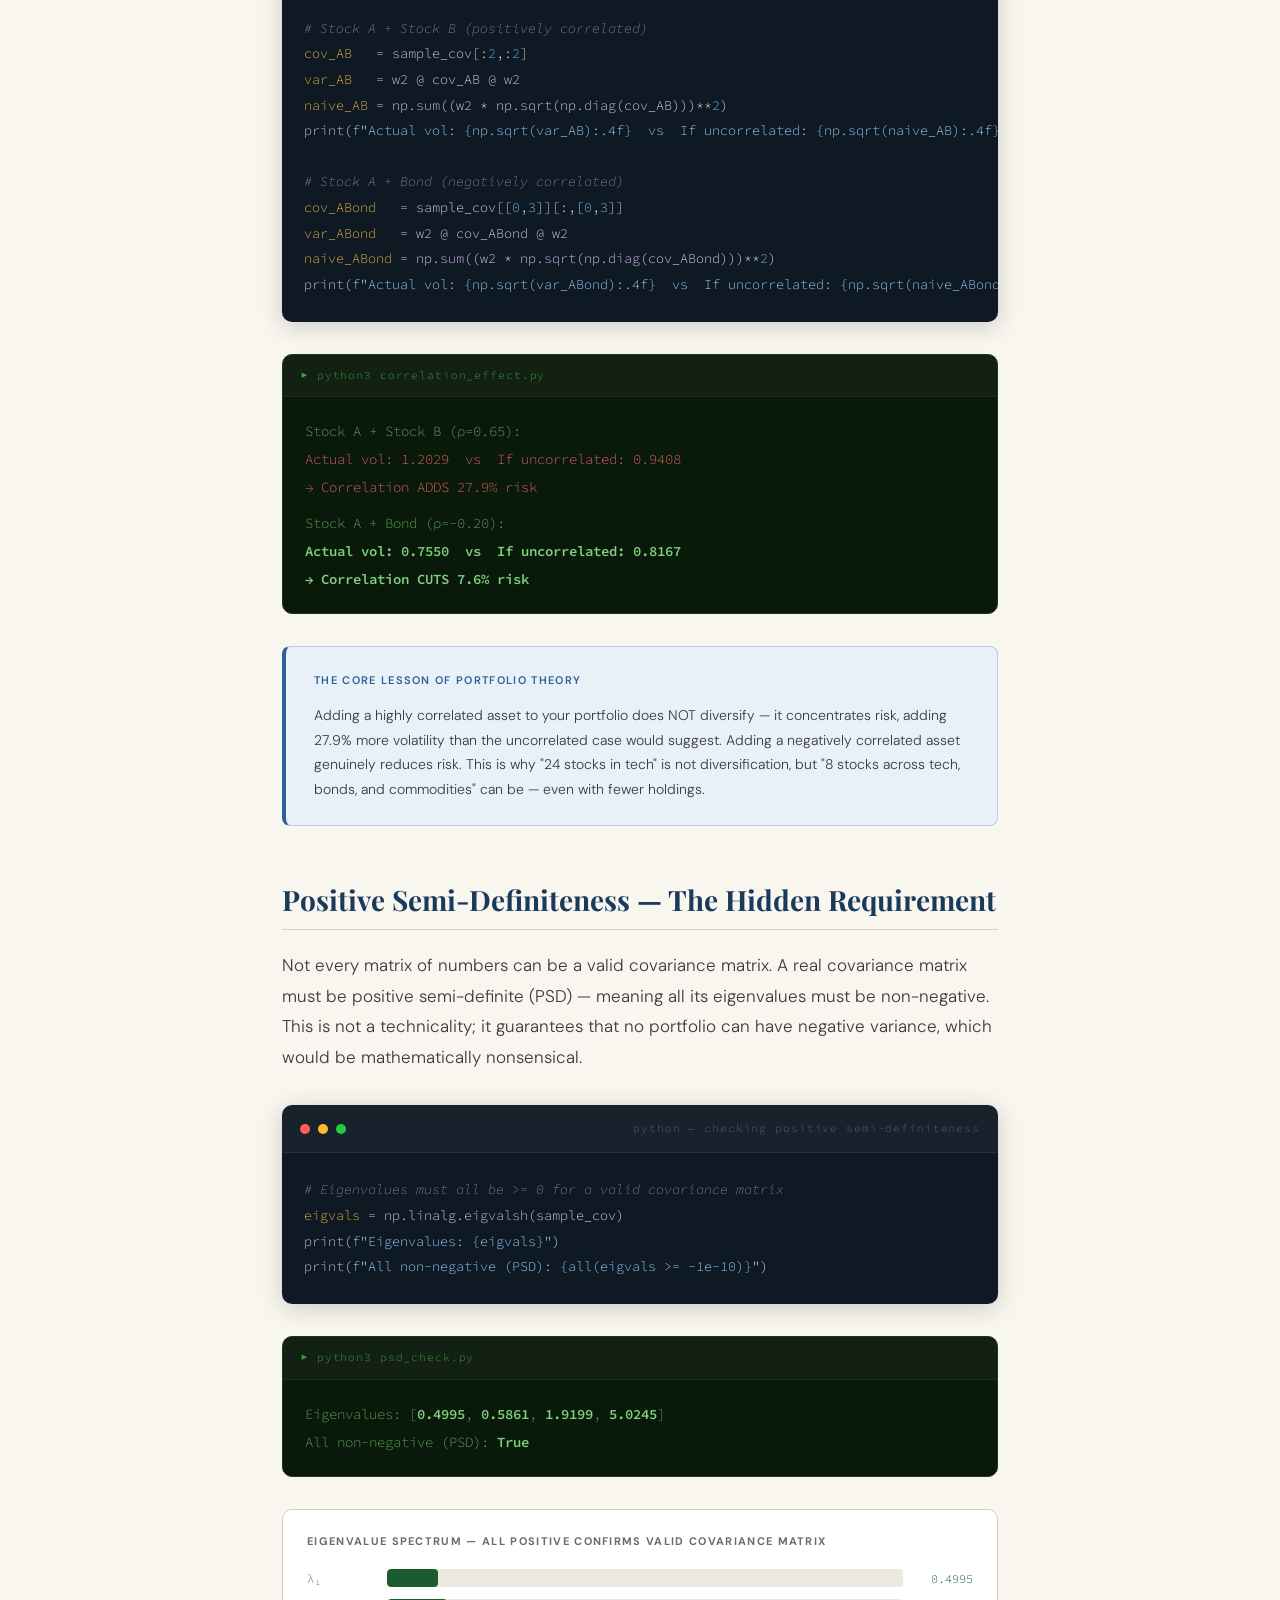
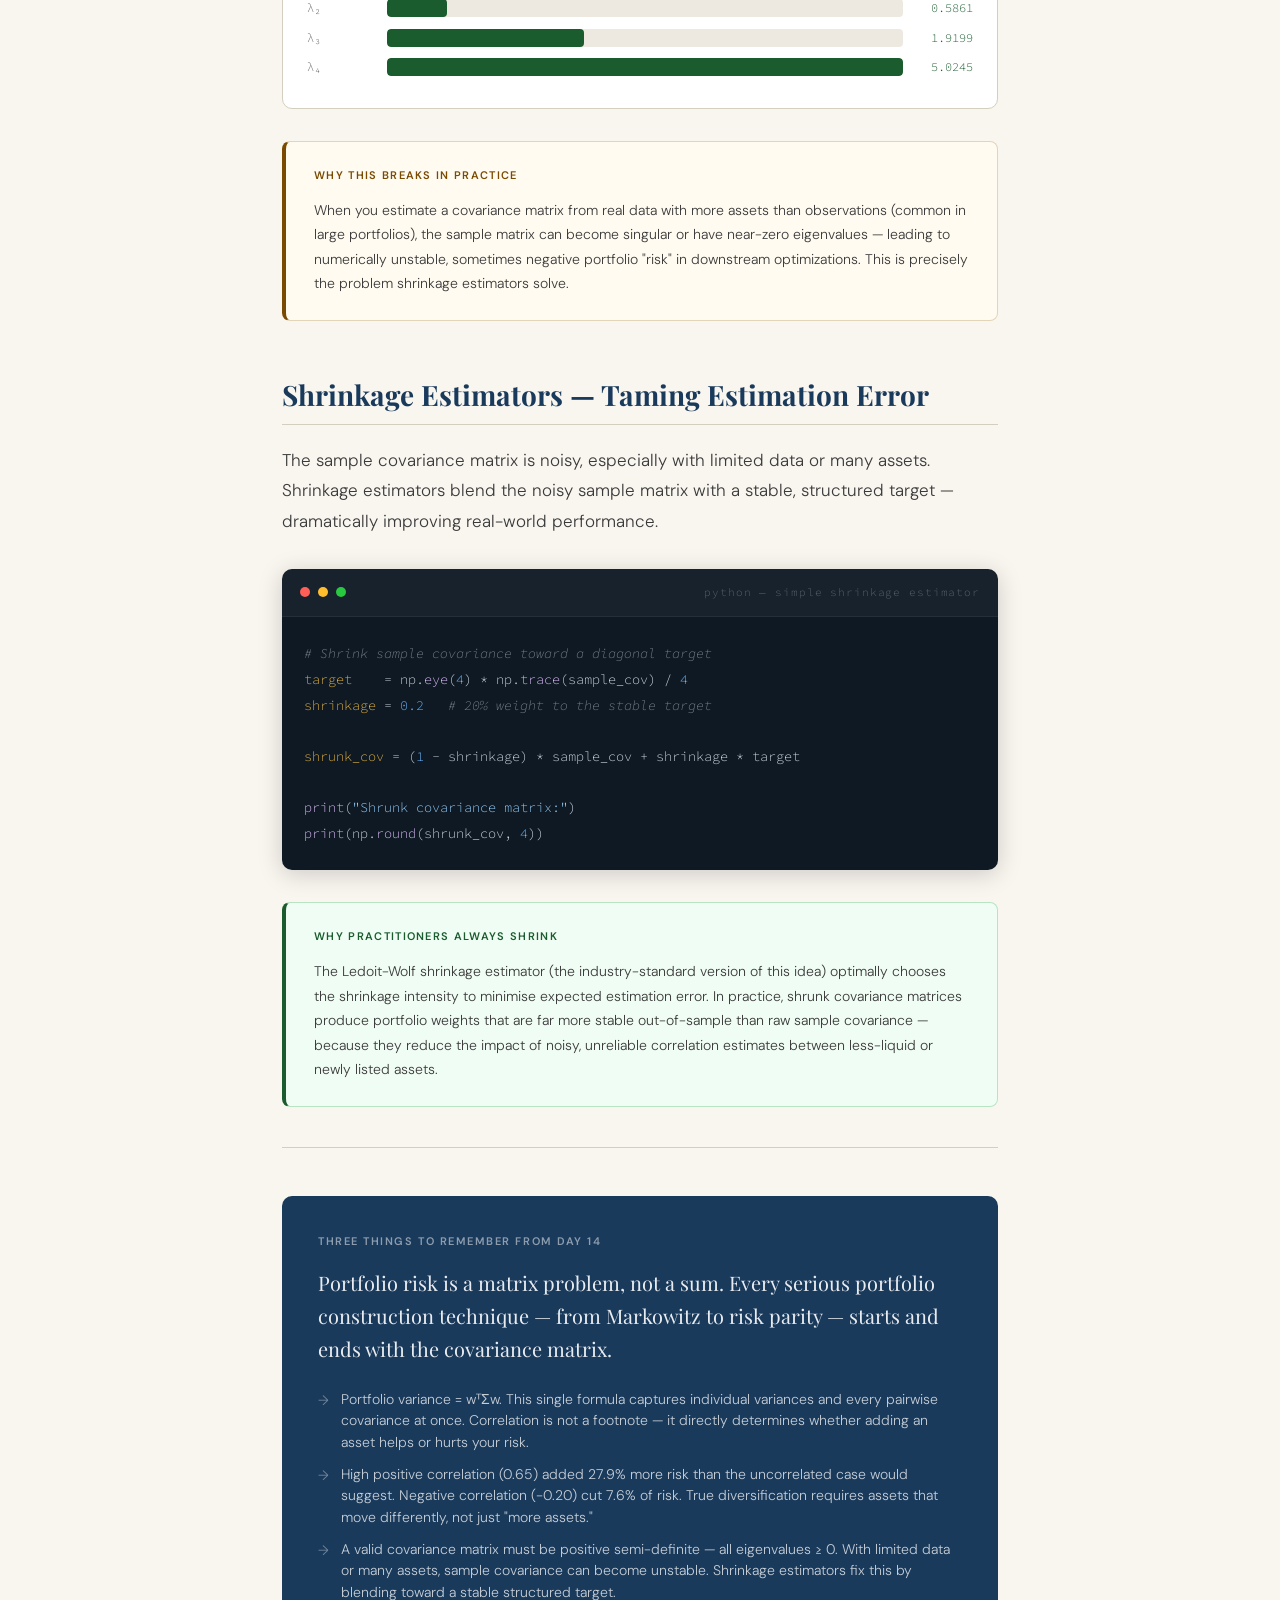
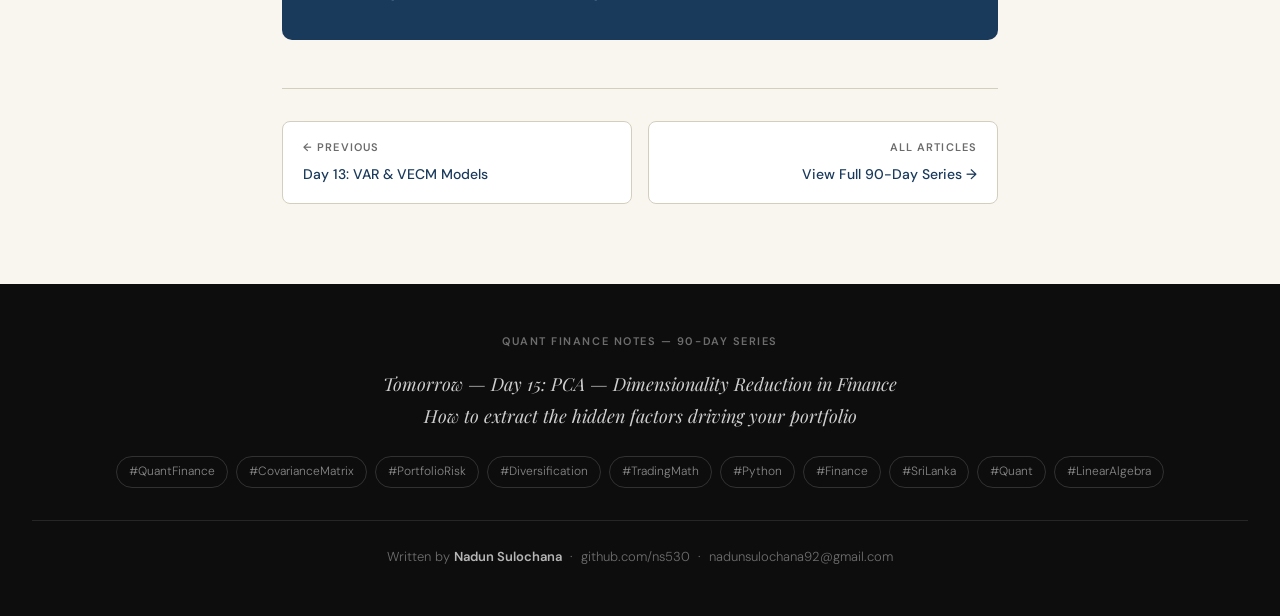
<file: day14.html>
<!DOCTYPE html>
<html lang="en">
<head>
<meta charset="UTF-8">
<meta name="google-site-verification" content="SgzPqB0Vckpfji6y3nNSuKVuLHeB-5xwqyW2BR0Zr9g">
<meta name="viewport" content="width=device-width, initial-scale=1.0">
<meta name="description" content="Day 14: Covariance Matrices — the mathematical heart of portfolio risk management. Portfolio variance, diversification, positive semi-definiteness, shrinkage estimators with Python.">
<meta name="keywords" content="covariance matrix finance, portfolio risk Python, correlation matrix trading, diversification math, positive semi-definite matrix, shrinkage estimator, quant finance tutorial, Nadun Sulochana">
<meta name="author" content="Nadun Sulochana">
<meta name="robots" content="index, follow, max-snippet:-1, max-image-preview:large">
<link rel="canonical" href="https://ns530.github.io/quant-finance-notes/day14.html">
<meta property="og:type" content="article">
<meta property="og:url" content="https://ns530.github.io/quant-finance-notes/day14.html">
<meta property="og:title" content="Day 14: Covariance Matrices — Quant Finance Notes | Nadun Sulochana">
<meta property="og:description" content="The mathematical heart of portfolio risk. Positive correlation adds 27.9% risk, negative correlation cuts 7.6% risk. Python covariance, PSD check, shrinkage.">
<meta property="og:site_name" content="Quant Finance Notes">
<meta name="twitter:card" content="summary_large_image">
<meta name="citation_author" content="Nadun Sulochana">
<meta name="geo.region" content="LK">
<script type="application/ld+json">
{
  "@context": "https://schema.org",
  "@type": "Article",
  "name": "Day 14: Covariance Matrices",
  "url": "https://ns530.github.io/quant-finance-notes/day14.html",
  "author": {"@type":"Person","name":"Nadun Sulochana","url":"https://www.linkedin.com/in/nadun-sulochana-41923029b","sameAs":["https://github.com/ns530"]},
  "isPartOf": {"@type":"WebSite","name":"Quant Finance Notes","url":"https://ns530.github.io/quant-finance-notes/"}
}
</script>
<title>Day 14: Covariance Matrices — Quant Finance Notes | Nadun Sulochana</title>
<link rel="stylesheet" href="style.css">
<style>
.matrix-display{background:#0F1923;border-radius:10px;padding:24px;margin:24px 0;overflow-x:auto;}
.matrix-table{border-collapse:collapse;margin:0 auto;font-family:'Source Code Pro',monospace;font-size:13px;}
.matrix-table td{padding:8px 16px;text-align:center;color:#CDD9E5;}
.matrix-table td.diag{color:#80D080;font-weight:600;}
.matrix-table td.pos{color:#6CB6FF;}
.matrix-table td.neg{color:#E08080;}
.matrix-label{text-align:center;font-size:11px;color:#768390;margin-bottom:8px;font-family:'DM Sans',sans-serif;letter-spacing:0.08em;text-transform:uppercase;}

.div-compare{display:grid;grid-template-columns:1fr 1fr;gap:14px;margin:28px 0;}
@media(max-width:540px){.div-compare{grid-template-columns:1fr;}}
.dc-card{border-radius:10px;padding:22px;border:1px solid var(--rule);text-align:center;}
.dc-bad {background:var(--red-lt);  border-color:#E4B8B8;}
.dc-good{background:var(--green-lt);border-color:#B8E4C4;}
.dc-label{font-size:10px;font-weight:700;letter-spacing:0.14em;text-transform:uppercase;margin-bottom:8px;}
.dc-bad  .dc-label{color:var(--red);}
.dc-good .dc-label{color:var(--green);}
.dc-title{font-family:'Playfair Display',serif;font-size:17px;font-weight:700;margin-bottom:10px;color:var(--ink);}
.dc-card p{font-size:13px;color:var(--ink-soft);line-height:1.6;margin:0 0 10px;}
.dc-result{font-family:'Source Code Pro',monospace;font-size:14px;font-weight:700;padding-top:10px;border-top:1px solid rgba(0,0,0,0.08);}
.dc-bad  .dc-result{color:var(--red);}
.dc-good .dc-result{color:var(--green);}

.var-formula{background:var(--accent);border-radius:12px;padding:28px;margin:28px 0;text-align:center;}
.var-formula .f-label{font-size:10px;font-weight:700;letter-spacing:0.16em;text-transform:uppercase;color:rgba(255,255,255,0.4);margin-bottom:14px;}
.var-formula .f-main{font-family:'Playfair Display',serif;font-size:clamp(16px,3vw,24px);color:white;line-height:1.75;margin-bottom:10px;}
.var-formula .f-sub{font-size:13px;color:rgba(255,255,255,0.6);line-height:1.7;}

.eigen-chart{background:white;border:1px solid var(--rule);border-radius:10px;padding:22px 24px;margin:28px 0;}
.eigen-title{font-size:11px;font-weight:700;letter-spacing:0.12em;text-transform:uppercase;color:var(--ink-muted);margin-bottom:16px;}
.eigen-row{display:flex;align-items:center;gap:10px;margin-bottom:8px;}
.eigen-label{font-size:12px;font-family:'Source Code Pro',monospace;color:var(--ink-muted);min-width:70px;}
.eigen-track{flex:1;height:18px;background:var(--cream-dark);border-radius:4px;position:relative;overflow:hidden;}
.eigen-fill{height:18px;border-radius:4px;background:var(--green);}
.eigen-val{font-size:12px;font-family:'Source Code Pro',monospace;min-width:60px;text-align:right;color:var(--green);}
</style>
</head>
<body>

<nav class="site-nav">
  <a class="nav-brand" href="index.html">Quant Finance <span>Notes</span></a>
  <div class="nav-links">
    <a href="index.html">All Articles</a>
    <a href="https://github.com/ns530" target="_blank">GitHub</a>
    <a href="https://www.linkedin.com/in/nadun-sulochana-41923029b" target="_blank">LinkedIn</a>
    <span class="nav-badge">Day 14 / 90</span>
  </div>
</nav>

<div class="hero">
  <div class="series-tag">Quant Finance Notes &nbsp;·&nbsp; Day 14 of 90</div>
  <h1>The Mathematical Heart of <em>Portfolio Risk</em></h1>
  <p class="hero-sub">A portfolio's risk is not the sum of its parts — it depends entirely on how those parts move together. The covariance matrix is the single object that captures this, and every portfolio optimization technique is built on top of it.</p>
  <div class="hero-meta">
    <div class="avatar">NS</div>
    <div class="meta-text"><strong>Nadun Sulochana</strong>Aspiring Software Architect · BSc Cyber Security · SLTC Research University</div>
    <div class="day-badge">14 / 90</div>
  </div>
</div>

<div class="article-body">

  <p class="lead">Two assets with identical individual volatility can produce wildly different portfolio risk depending on whether they move together or apart. The covariance matrix captures every pairwise relationship in your portfolio simultaneously — it is the object that makes modern portfolio theory possible.</p>

  <h2>Building a Covariance Matrix — 4 Assets</h2>
  <p>We simulate 4 assets with a known true correlation structure, then estimate the covariance matrix from 252 days of simulated returns.</p>

  <div class="code-wrap">
    <div class="code-header">
      <div class="dot dot-r"></div><div class="dot dot-y"></div><div class="dot dot-g"></div>
      <div class="code-lang">python — simulate correlated assets</div>
    </div>
    <pre><span class="c-kw">import</span> numpy <span class="c-kw">as</span> np

np.random.<span class="c-fn">seed</span>(<span class="c-num">42</span>)
n = <span class="c-num">252</span>

<span class="c-cm"># True correlation structure — Stock A, Stock B, Commodity, Bond</span>
<span class="c-var">true_corr</span> = np.<span class="c-fn">array</span>([
    [<span class="c-num">1.00</span>,  <span class="c-num">0.65</span>,  <span class="c-num">0.30</span>, <span class="c-num">-0.20</span>],
    [<span class="c-num">0.65</span>,  <span class="c-num">1.00</span>,  <span class="c-num">0.45</span>, <span class="c-num">-0.15</span>],
    [<span class="c-num">0.30</span>,  <span class="c-num">0.45</span>,  <span class="c-num">1.00</span>,  <span class="c-num">0.10</span>],
    [<span class="c-num">-0.20</span>, <span class="c-num">-0.15</span>, <span class="c-num">0.10</span>,  <span class="c-num">1.00</span>],
])
<span class="c-var">true_vols</span> = np.<span class="c-fn">array</span>([<span class="c-num">1.5</span>, <span class="c-num">1.2</span>, <span class="c-num">2.0</span>, <span class="c-num">0.8</span>])  <span class="c-cm"># daily vol %</span>

<span class="c-cm"># Covariance = outer product of vols × correlation</span>
<span class="c-var">true_cov</span> = np.<span class="c-fn">outer</span>(true_vols, true_vols) * true_corr

<span class="c-cm"># Generate correlated returns via Cholesky decomposition</span>
<span class="c-var">L</span> = np.linalg.<span class="c-fn">cholesky</span>(true_cov)
<span class="c-var">returns</span> = (L @ np.random.<span class="c-fn">normal</span>(<span class="c-num">0</span>, <span class="c-num">1</span>, (<span class="c-num">4</span>, n))).T

<span class="c-cm"># Estimate covariance from the sample</span>
<span class="c-var">sample_cov</span>  = np.<span class="c-fn">cov</span>(returns.T)
<span class="c-var">sample_corr</span> = np.<span class="c-fn">corrcoef</span>(returns.T)</pre>
  </div>

  <h3>Actual Output — Sample Correlation Matrix</h3>
  <div class="matrix-display">
    <div class="matrix-label">Sample correlation (estimated from 252 observations)</div>
    <table class="matrix-table">
      <tr><td class="diag">1.0000</td><td class="pos">0.6466</td><td class="pos">0.3847</td><td class="neg">-0.1782</td></tr>
      <tr><td class="pos">0.6466</td><td class="diag">1.0000</td><td class="pos">0.4373</td><td class="neg">-0.1412</td></tr>
      <tr><td class="pos">0.3847</td><td class="pos">0.4373</td><td class="diag">1.0000</td><td class="pos">0.1193</td></tr>
      <tr><td class="neg">-0.1782</td><td class="neg">-0.1412</td><td class="pos">0.1193</td><td class="diag">1.0000</td></tr>
    </table>
  </div>

  <p>The sample correlation matrix closely recovers the true underlying structure: Stock A and Stock B show strong positive correlation (0.647 vs true 0.65), while Bond shows negative correlation with both stocks (−0.178 and −0.141) — exactly matching the diversifying relationship we simulated.</p>

  <h2>Portfolio Variance — The Formula That Changes Everything</h2>

  <div class="var-formula">
    <div class="f-label">Portfolio Variance Formula</div>
    <div class="f-main">
      σₚ² = wᵀ Σ w
    </div>
    <div class="f-sub">
      w = vector of portfolio weights &nbsp;·&nbsp; Σ = covariance matrix<br/>
      This single matrix expression captures every asset's individual variance AND every pairwise covariance simultaneously<br/>
      Expand for 2 assets: σₚ² = w₁²σ₁² + w₂²σ₂² + 2w₁w₂σ₁σ₂ρ₁₂
    </div>
  </div>

  <h2>Correlation Changes Everything — Two Direct Comparisons</h2>
  <p>Same individual volatilities. Same 50/50 weights. Only the correlation differs. Watch what happens to portfolio risk.</p>

  <div class="div-compare">
    <div class="dc-card dc-bad">
      <div class="dc-label">High positive correlation</div>
      <div class="dc-title">Stock A + Stock B (ρ=0.65)</div>
      <p>Both assets tend to move together. When one falls, the other usually falls too. Diversification barely helps here.</p>
      <div class="dc-result">Correlation ADDS 27.9% risk</div>
    </div>
    <div class="dc-card dc-good">
      <div class="dc-label">Negative correlation</div>
      <div class="dc-title">Stock A + Bond (ρ=−0.20)</div>
      <p>When stock falls, bond tends to rise slightly. This offsetting behaviour is genuine diversification — it directly reduces portfolio risk.</p>
      <div class="dc-result">Correlation CUTS 7.6% risk</div>
    </div>
  </div>

  <div class="code-wrap">
    <div class="code-header">
      <div class="dot dot-r"></div><div class="dot dot-y"></div><div class="dot dot-g"></div>
      <div class="code-lang">python — correlation's effect on portfolio risk</div>
    </div>
    <pre><span class="c-var">w2</span> = np.<span class="c-fn">array</span>([<span class="c-num">0.5</span>, <span class="c-num">0.5</span>])

<span class="c-cm"># Stock A + Stock B (positively correlated)</span>
<span class="c-var">cov_AB</span>   = sample_cov[:<span class="c-num">2</span>,:<span class="c-num">2</span>]
<span class="c-var">var_AB</span>   = w2 @ cov_AB @ w2
<span class="c-var">naive_AB</span> = np.<span class="c-fn">sum</span>((w2 * np.<span class="c-fn">sqrt</span>(np.<span class="c-fn">diag</span>(cov_AB)))**<span class="c-num">2</span>)
<span class="c-fn">print</span>(<span class="c-str">f"Actual vol: {np.sqrt(var_AB):.4f}  vs  If uncorrelated: {np.sqrt(naive_AB):.4f}"</span>)

<span class="c-cm"># Stock A + Bond (negatively correlated)</span>
<span class="c-var">cov_ABond</span>   = sample_cov[[<span class="c-num">0</span>,<span class="c-num">3</span>]][:,[<span class="c-num">0</span>,<span class="c-num">3</span>]]
<span class="c-var">var_ABond</span>   = w2 @ cov_ABond @ w2
<span class="c-var">naive_ABond</span> = np.<span class="c-fn">sum</span>((w2 * np.<span class="c-fn">sqrt</span>(np.<span class="c-fn">diag</span>(cov_ABond)))**<span class="c-num">2</span>)
<span class="c-fn">print</span>(<span class="c-str">f"Actual vol: {np.sqrt(var_ABond):.4f}  vs  If uncorrelated: {np.sqrt(naive_ABond):.4f}"</span>)</pre>
  </div>

  <div class="output-wrap">
    <div class="output-header">▶ python3 correlation_effect.py</div>
    <div class="output-body">
      <div><span class="out-ln">Stock A + Stock B (ρ=0.65):</span></div>
      <div><span class="out-lf">Actual vol: 1.2029&nbsp;&nbsp;vs&nbsp;&nbsp;If uncorrelated: 0.9408</span></div>
      <div><span class="out-lf">→ Correlation ADDS 27.9% risk</span></div>
      <div style="margin-top:8px;"></div>
      <div><span class="out-ln">Stock A + Bond (ρ=-0.20):</span></div>
      <div><span class="out-n">Actual vol: 0.7550&nbsp;&nbsp;vs&nbsp;&nbsp;If uncorrelated: 0.8167</span></div>
      <div><span class="out-n">→ Correlation CUTS 7.6% risk</span></div>
    </div>
  </div>

  <div class="callout callout-blue">
    <div class="callout-title">The core lesson of portfolio theory</div>
    <p style="margin:0;font-size:14px;color:var(--ink-soft);line-height:1.75;">
      Adding a highly correlated asset to your portfolio does NOT diversify — it concentrates risk, adding 27.9% more volatility than the uncorrelated case would suggest. Adding a negatively correlated asset genuinely reduces risk. This is why "24 stocks in tech" is not diversification, but "8 stocks across tech, bonds, and commodities" can be — even with fewer holdings.
    </p>
  </div>

  <h2>Positive Semi-Definiteness — The Hidden Requirement</h2>
  <p>Not every matrix of numbers can be a valid covariance matrix. A real covariance matrix must be positive semi-definite (PSD) — meaning all its eigenvalues must be non-negative. This is not a technicality; it guarantees that no portfolio can have negative variance, which would be mathematically nonsensical.</p>

  <div class="code-wrap">
    <div class="code-header">
      <div class="dot dot-r"></div><div class="dot dot-y"></div><div class="dot dot-g"></div>
      <div class="code-lang">python — checking positive semi-definiteness</div>
    </div>
    <pre><span class="c-cm"># Eigenvalues must all be >= 0 for a valid covariance matrix</span>
<span class="c-var">eigvals</span> = np.linalg.<span class="c-fn">eigvalsh</span>(sample_cov)
<span class="c-fn">print</span>(<span class="c-str">f"Eigenvalues: {eigvals}"</span>)
<span class="c-fn">print</span>(<span class="c-str">f"All non-negative (PSD): {all(eigvals >= -1e-10)}"</span>)</pre>
  </div>

  <div class="output-wrap">
    <div class="output-header">▶ python3 psd_check.py</div>
    <div class="output-body">
      <div><span class="out-ln">Eigenvalues: [</span><span class="out-n">0.4995</span><span class="out-ln">, </span><span class="out-n">0.5861</span><span class="out-ln">, </span><span class="out-n">1.9199</span><span class="out-ln">, </span><span class="out-n">5.0245</span><span class="out-ln">]</span></div>
      <div><span class="out-ln">All non-negative (PSD): </span><span class="out-n">True</span></div>
    </div>
  </div>

  <div class="eigen-chart">
    <div class="eigen-title">Eigenvalue spectrum — all positive confirms valid covariance matrix</div>
    <div class="eigen-row"><span class="eigen-label">λ₁</span><div class="eigen-track"><div class="eigen-fill" style="width:9.9%"></div></div><span class="eigen-val">0.4995</span></div>
    <div class="eigen-row"><span class="eigen-label">λ₂</span><div class="eigen-track"><div class="eigen-fill" style="width:11.7%"></div></div><span class="eigen-val">0.5861</span></div>
    <div class="eigen-row"><span class="eigen-label">λ₃</span><div class="eigen-track"><div class="eigen-fill" style="width:38.2%"></div></div><span class="eigen-val">1.9199</span></div>
    <div class="eigen-row"><span class="eigen-label">λ₄</span><div class="eigen-track"><div class="eigen-fill" style="width:100%"></div></div><span class="eigen-val">5.0245</span></div>
  </div>

  <div class="callout callout-amber">
    <div class="callout-title">Why this breaks in practice</div>
    <p style="margin:0;font-size:14px;color:var(--ink-soft);line-height:1.75;">
      When you estimate a covariance matrix from real data with more assets than observations (common in large portfolios), the sample matrix can become singular or have near-zero eigenvalues — leading to numerically unstable, sometimes negative portfolio "risk" in downstream optimizations. This is precisely the problem shrinkage estimators solve.
    </p>
  </div>

  <h2>Shrinkage Estimators — Taming Estimation Error</h2>
  <p>The sample covariance matrix is noisy, especially with limited data or many assets. Shrinkage estimators blend the noisy sample matrix with a stable, structured target — dramatically improving real-world performance.</p>

  <div class="code-wrap">
    <div class="code-header">
      <div class="dot dot-r"></div><div class="dot dot-y"></div><div class="dot dot-g"></div>
      <div class="code-lang">python — simple shrinkage estimator</div>
    </div>
    <pre><span class="c-cm"># Shrink sample covariance toward a diagonal target</span>
<span class="c-var">target</span>    = np.<span class="c-fn">eye</span>(<span class="c-num">4</span>) * np.<span class="c-fn">trace</span>(sample_cov) / <span class="c-num">4</span>
<span class="c-var">shrinkage</span> = <span class="c-num">0.2</span>   <span class="c-cm"># 20% weight to the stable target</span>

<span class="c-var">shrunk_cov</span> = (<span class="c-num">1</span> - shrinkage) * sample_cov + shrinkage * target

<span class="c-fn">print</span>(<span class="c-str">"Shrunk covariance matrix:"</span>)
<span class="c-fn">print</span>(np.<span class="c-fn">round</span>(shrunk_cov, <span class="c-num">4</span>))</pre>
  </div>

  <div class="callout callout-green">
    <div class="callout-title">Why practitioners always shrink</div>
    <p style="margin:0;font-size:14px;color:var(--ink-soft);line-height:1.75;">
      The Ledoit-Wolf shrinkage estimator (the industry-standard version of this idea) optimally chooses the shrinkage intensity to minimise expected estimation error. In practice, shrunk covariance matrices produce portfolio weights that are far more stable out-of-sample than raw sample covariance — because they reduce the impact of noisy, unreliable correlation estimates between less-liquid or newly listed assets.
    </p>
  </div>

  <hr class="rule"/>

  <div class="takeaway">
    <div class="takeaway-title">Three things to remember from Day 14</div>
    <p class="takeaway-body">Portfolio risk is a matrix problem, not a sum. Every serious portfolio construction technique — from Markowitz to risk parity — starts and ends with the covariance matrix.</p>
    <ul class="takeaway-list">
      <li>Portfolio variance = wᵀΣw. This single formula captures individual variances and every pairwise covariance at once. Correlation is not a footnote — it directly determines whether adding an asset helps or hurts your risk.</li>
      <li>High positive correlation (0.65) added 27.9% more risk than the uncorrelated case would suggest. Negative correlation (−0.20) cut 7.6% of risk. True diversification requires assets that move differently, not just "more assets."</li>
      <li>A valid covariance matrix must be positive semi-definite — all eigenvalues ≥ 0. With limited data or many assets, sample covariance can become unstable. Shrinkage estimators fix this by blending toward a stable structured target.</li>
    </ul>
  </div>

  <div class="article-nav">
    <a href="day13.html">
      <span class="nav-dir">← Previous</span>
      <span class="nav-title">Day 13: VAR &amp; VECM Models</span>
    </a>
    <a href="index.html" class="next">
      <span class="nav-dir">All Articles</span>
      <span class="nav-title">View Full 90-Day Series →</span>
    </a>
  </div>

</div>

<div class="article-footer">
  <div class="footer-series">Quant Finance Notes — 90-Day Series</div>
  <div class="footer-next">Tomorrow — Day 15: PCA — Dimensionality Reduction in Finance<br/>How to extract the hidden factors driving your portfolio</div>
  <div class="footer-tags">
    <span class="footer-tag">#QuantFinance</span>
    <span class="footer-tag">#CovarianceMatrix</span>
    <span class="footer-tag">#PortfolioRisk</span>
    <span class="footer-tag">#Diversification</span>
    <span class="footer-tag">#TradingMath</span>
    <span class="footer-tag">#Python</span>
    <span class="footer-tag">#Finance</span>
    <span class="footer-tag">#SriLanka</span>
    <span class="footer-tag">#Quant</span>
    <span class="footer-tag">#LinearAlgebra</span>
  </div>
  <div class="footer-author">
    Written by <strong>Nadun Sulochana</strong> &nbsp;·&nbsp; github.com/ns530 &nbsp;·&nbsp; nadunsulochana92@gmail.com
  </div>
</div>

</body>
</html>
</file>
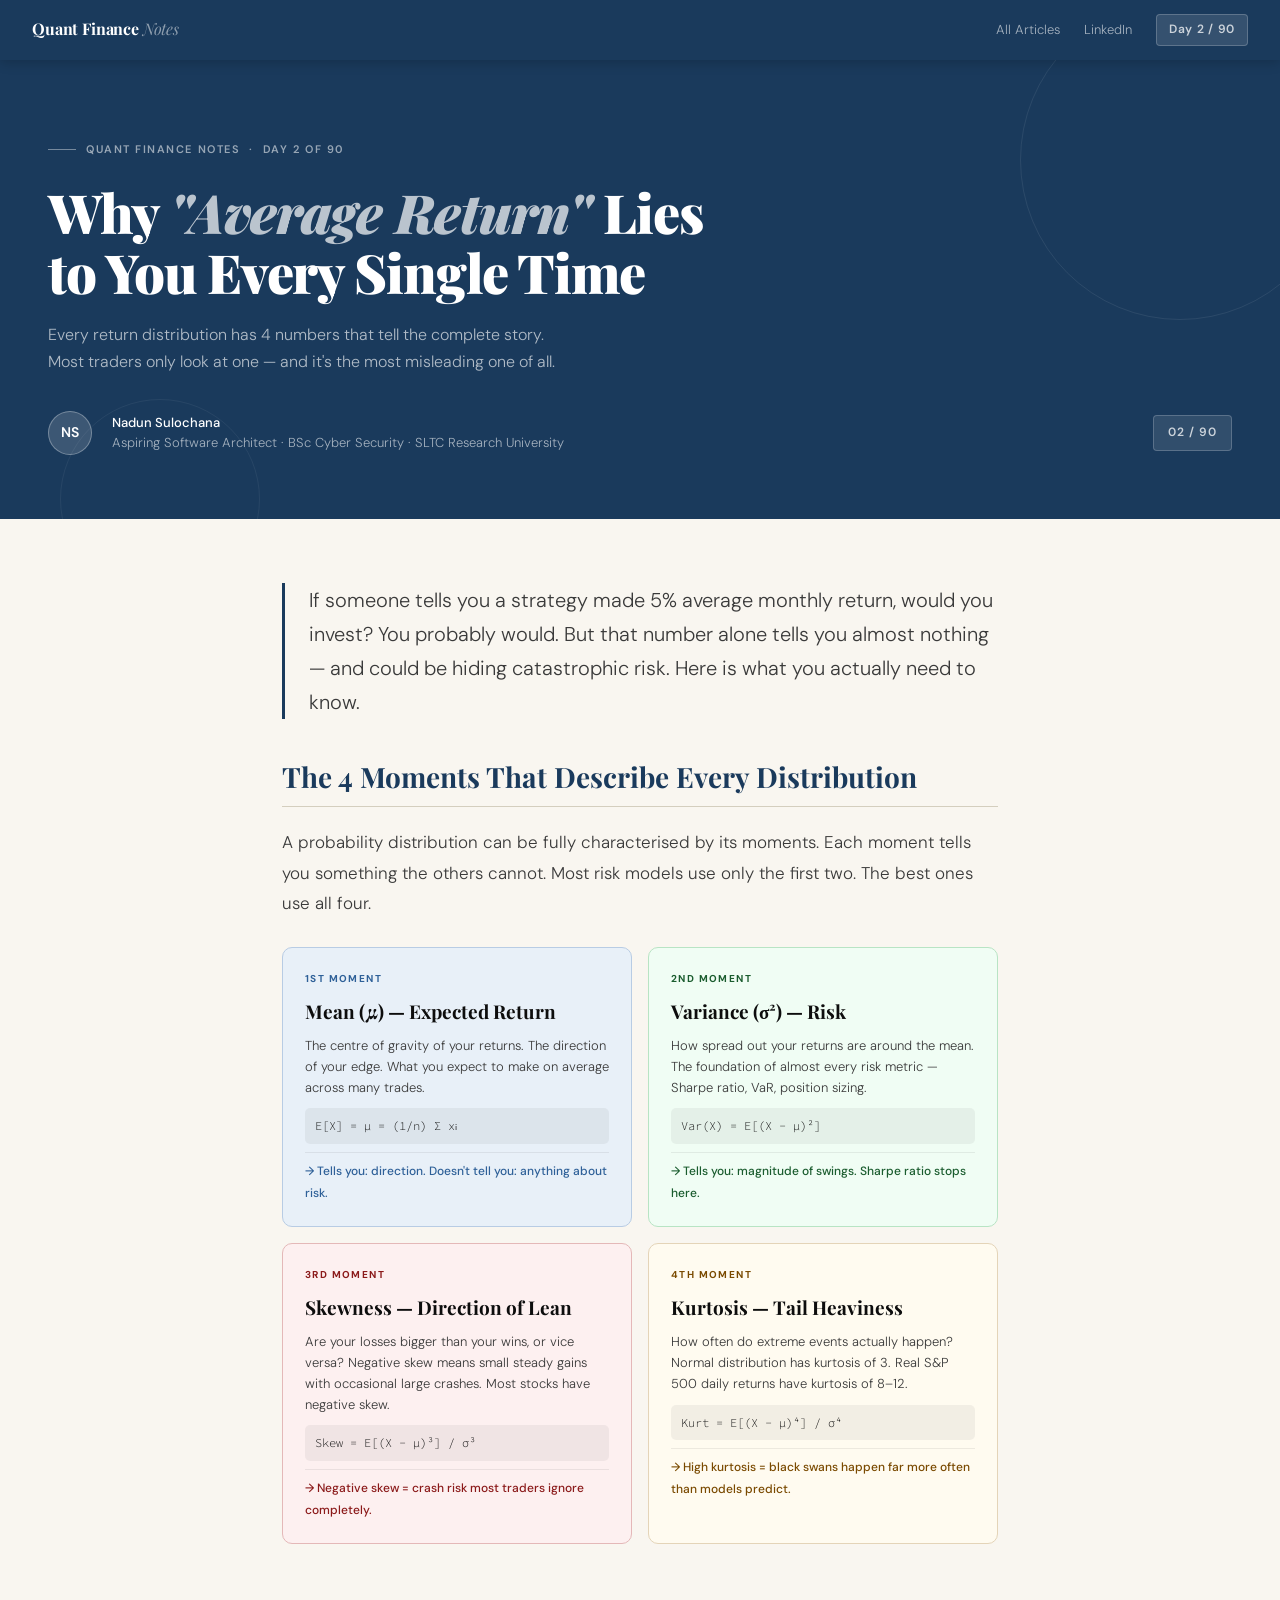
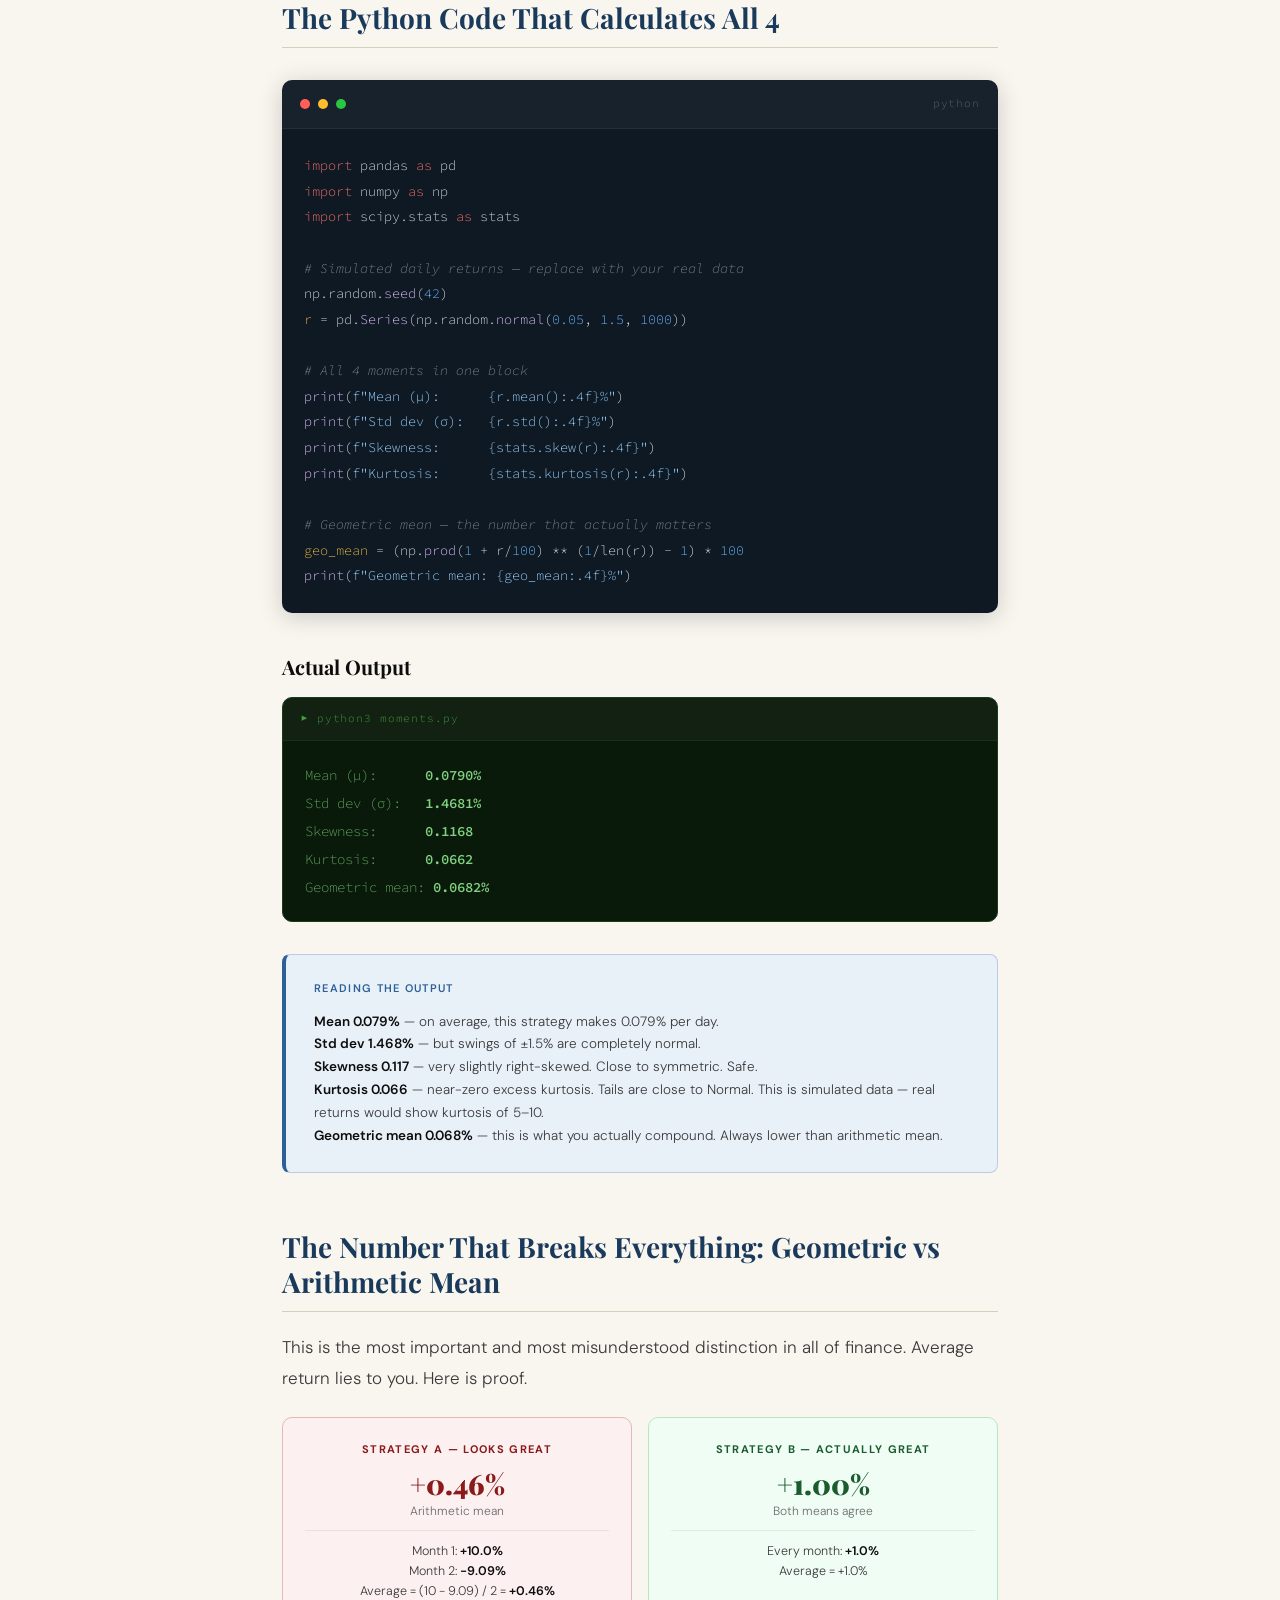
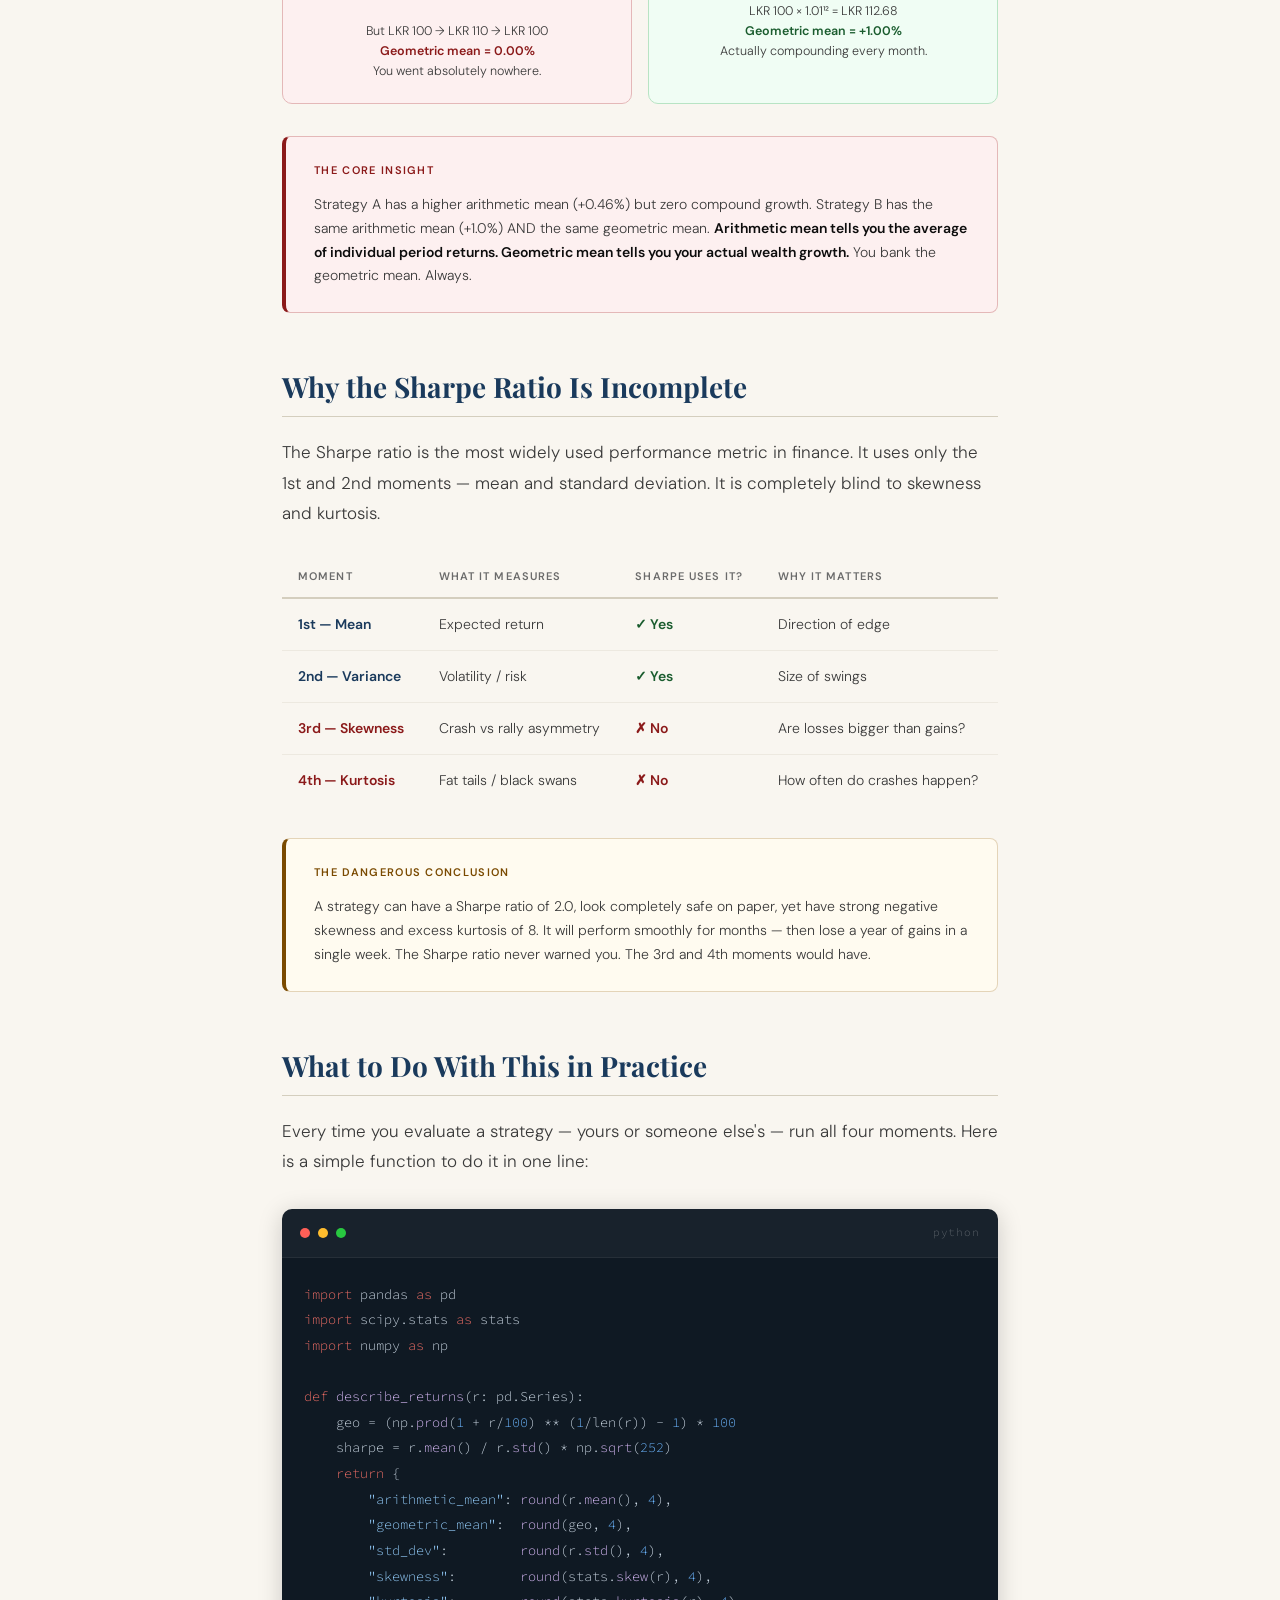
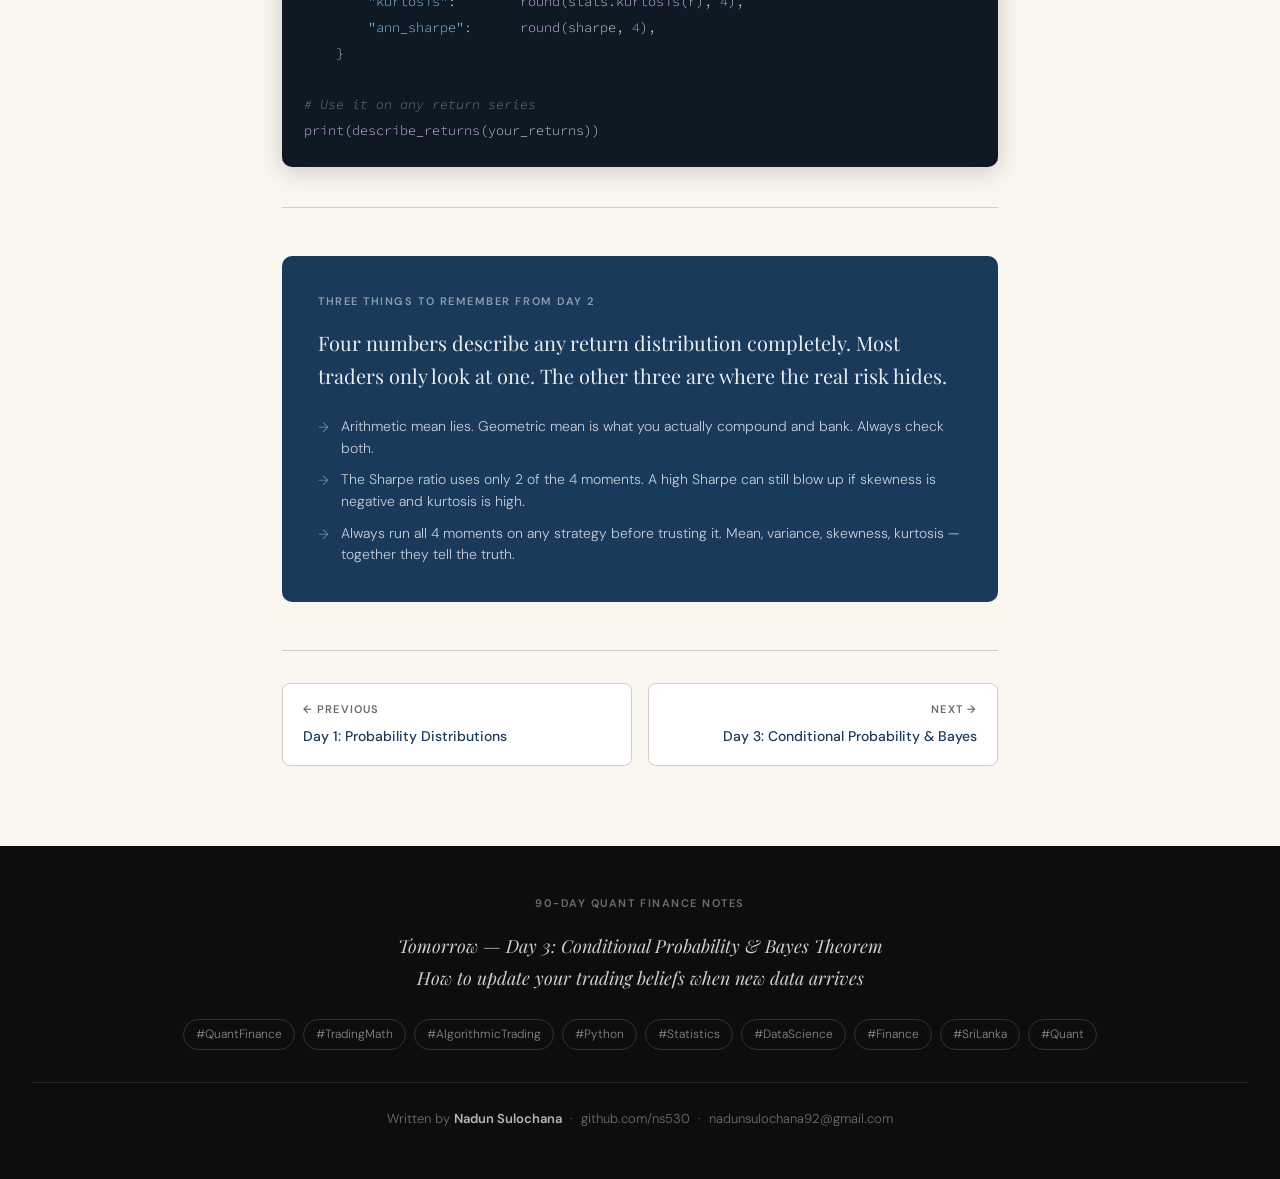
<file: day2.html>
<!DOCTYPE html>
<html lang="en">
<head>
<meta charset="UTF-8">
<meta name="google-site-verification" content="SgzPqB0Vckpfji6y3nNSuKVuLHeB-5xwqyW2BR0Zr9g">

<meta name="viewport" content="width=device-width, initial-scale=1.0">
<meta name="description" content="The 4 statistical moments every trader needs: mean, variance, skewness, kurtosis. Why arithmetic mean lies and geometric mean is what you actually bank. Sharpe ratio blind spots explained with Python output.">
<meta name="keywords" content="expected value trading, statistical moments finance, skewness kurtosis trading, geometric mean vs arithmetic mean, Sharpe ratio limitations, Python statistics finance, quant finance tutorial">
<meta name="author" content="Nadun Sulochana">
<meta name="robots" content="index, follow, max-snippet:-1, max-image-preview:large, max-video-preview:-1">
<meta name="googlebot" content="index, follow">
<link rel="canonical" href="https://ns530.github.io/quant-finance-notes/day2.html">

<!-- Open Graph / Facebook / LinkedIn -->
<meta property="og:type" content="website">
<meta property="og:url" content="https://ns530.github.io/quant-finance-notes/day2.html">
<meta property="og:title" content="Day 2: Expected Value & Moments — Why Average Return Lies | Quant Finance Notes">
<meta property="og:description" content="The 4 statistical moments every trader needs: mean, variance, skewness, kurtosis. Why arithmetic mean lies and geometric mean is what you actually bank. Sharpe ratio blind spots explained with Python output.">
<meta property="og:site_name" content="Quant Finance Notes">
<meta property="og:locale" content="en_US">

<!-- Twitter Card -->
<meta name="twitter:card" content="summary_large_image">
<meta name="twitter:title" content="Day 2: Expected Value & Moments — Why Average Return Lies | Quant Finance Notes">
<meta name="twitter:description" content="The 4 statistical moments every trader needs: mean, variance, skewness, kurtosis. Why arithmetic mean lies and geometric mean is what you actually bank. Sharpe ratio blind spots explained with Python output.">
<meta name="twitter:creator" content="@ns530">

<!-- GEO / AI Citations -->
<meta name="citation_author" content="Nadun Sulochana">
<meta name="citation_title" content="Day 2: Expected Value & Moments — Why Average Return Lies | Quant Finance Notes">
<meta name="citation_public_url" content="https://ns530.github.io/quant-finance-notes/day2.html">
<meta name="geo.region" content="LK">
<meta name="geo.placename" content="Sri Lanka">

<!-- Sitemap reference -->
<link rel="sitemap" type="application/xml" href="/quant-finance-notes/sitemap.xml">

<!-- JSON-LD Structured Data (SEO + GEO) -->
<script type="application/ld+json">
    {
      "@context": "https://schema.org",
      "@type": "Article",
      "name": "Day 2: Expected Value & Moments — Why Average Return Lies | Quant Finance Notes",
      "description": "The 4 statistical moments every trader needs: mean, variance, skewness, kurtosis. Why arithmetic mean lies and geometric mean is what you actually bank. Sharpe ratio blind spots explained with Python output.",
      "url": "https://ns530.github.io/quant-finance-notes/day2.html",
      "author": {
        "@type": "Person",
        "name": "Nadun Sulochana",
        "url": "https://www.linkedin.com/in/nadun-sulochana-41923029b",
        "sameAs": [
          "https://github.com/ns530",
          "https://www.linkedin.com/in/nadun-sulochana-41923029b",
          "https://ns530.github.io/quant-finance-notes/"
        ],
        "jobTitle": "Aspiring Software Architect",
        "alumniOf": "Sri Lanka Technological Campus",
        "knowsAbout": ["Quantitative Finance","Machine Learning","Software Architecture","Python","Cybersecurity"]
      },
      "publisher": {
        "@type": "Person",
        "name": "Nadun Sulochana"
      },
      "inLanguage": "en",
      "isAccessibleForFree": true,
      "educationalLevel": "beginner to advanced",
      "about": ["Quantitative Finance","Trading Mathematics","Python Programming","Machine Learning","Statistics"],
      "keywords": "expected value trading, statistical moments finance, skewness kurtosis trading, geometric mean vs arithmetic mean, Sharpe ratio limitations, Python statistics finance, quant finance tutorial",
      "isPartOf": {
        "@type": "WebSite",
        "name": "Quant Finance Notes",
        "url": "https://ns530.github.io/quant-finance-notes/"
      }
    }
</script>
<title>Day 2: Expected Value & Moments — Quant Finance Notes</title>
<link rel="stylesheet" href="style.css">
<style>
.moments-grid{display:grid;grid-template-columns:repeat(2,1fr);gap:16px;margin:28px 0;}
@media(max-width:580px){.moments-grid{grid-template-columns:1fr;}}
.moment-card{border-radius:10px;padding:22px;border:1px solid var(--rule);}
.m1{background:var(--accent-lt);border-color:#B8CCE4;}
.m2{background:var(--green-lt);border-color:#B8E4C4;}
.m3{background:var(--red-lt);border-color:#E4B8B8;}
.m4{background:var(--amber-lt);border-color:#E4D4B8;}
.moment-num{font-size:10px;font-weight:700;letter-spacing:0.14em;text-transform:uppercase;margin-bottom:6px;}
.m1 .moment-num{color:var(--accent-mid);}
.m2 .moment-num{color:var(--green);}
.m3 .moment-num{color:var(--red);}
.m4 .moment-num{color:var(--amber);}
.moment-name{font-family:'Playfair Display',serif;font-size:19px;font-weight:700;margin-bottom:8px;color:var(--ink);}
.moment-card p{font-size:13px;line-height:1.6;margin:0 0 10px;color:var(--ink-soft);}
.moment-formula{font-family:'Source Code Pro',monospace;font-size:12px;padding:7px 10px;border-radius:5px;background:rgba(0,0,0,0.05);margin-top:8px;}
.moment-insight{font-size:12px;font-weight:500;margin-top:8px;padding-top:8px;border-top:1px solid rgba(0,0,0,0.07);}
.m1 .moment-insight{color:var(--accent-mid);}
.m2 .moment-insight{color:var(--green);}
.m3 .moment-insight{color:var(--red);}
.m4 .moment-insight{color:var(--amber);}
.strategy-compare{display:grid;grid-template-columns:1fr 1fr;gap:16px;margin:24px 0;}
@media(max-width:500px){.strategy-compare{grid-template-columns:1fr;}}
.strat-card{border-radius:10px;padding:22px;border:1px solid var(--rule);text-align:center;}
.strat-a{background:var(--red-lt);border-color:#E4B8B8;}
.strat-b{background:var(--green-lt);border-color:#B8E4C4;}
.strat-label{font-size:11px;font-weight:700;letter-spacing:0.12em;text-transform:uppercase;margin-bottom:10px;}
.strat-a .strat-label{color:var(--red);}
.strat-b .strat-label{color:var(--green);}
.strat-num{font-family:'Playfair Display',serif;font-size:28px;font-weight:900;line-height:1;margin-bottom:4px;}
.strat-a .strat-num{color:var(--red);}
.strat-b .strat-num{color:var(--green);}
.strat-desc{font-size:12px;color:var(--ink-muted);line-height:1.5;}
.strat-detail{font-size:12.5px;color:var(--ink-soft);margin-top:10px;padding-top:10px;border-top:1px solid rgba(0,0,0,0.07);line-height:1.6;}
</style>
</head>
<body>
<nav class="site-nav">
  <a class="nav-brand" href="index.html">Quant Finance <span>Notes</span></a>
  <div class="nav-links">
    <a href="index.html">All Articles</a>
    <a href="https://www.linkedin.com/in/nadun-sulochana-41923029b" target="_blank">LinkedIn</a>
    <span class="nav-badge">Day 2 / 90</span>
  </div>
</nav>

<div class="hero">
  <div class="series-tag">Quant Finance Notes &nbsp;·&nbsp; Day 2 of 90</div>
  <h1>Why <em>"Average Return"</em> Lies to You Every Single Time</h1>
  <p class="hero-sub">Every return distribution has 4 numbers that tell the complete story. Most traders only look at one — and it's the most misleading one of all.</p>
  <div class="hero-meta">
    <div class="avatar">NS</div>
    <div class="meta-text"><strong>Nadun Sulochana</strong>Aspiring Software Architect · BSc Cyber Security · SLTC Research University</div>
    <div class="day-badge">02 / 90</div>
  </div>
</div>

<div class="article-body">

  <p class="lead">If someone tells you a strategy made 5% average monthly return, would you invest? You probably would. But that number alone tells you almost nothing — and could be hiding catastrophic risk. Here is what you actually need to know.</p>

  <h2>The 4 Moments That Describe Every Distribution</h2>
  <p>A probability distribution can be fully characterised by its moments. Each moment tells you something the others cannot. Most risk models use only the first two. The best ones use all four.</p>

  <div class="moments-grid">
    <div class="moment-card m1">
      <div class="moment-num">1st Moment</div>
      <div class="moment-name">Mean (μ) — Expected Return</div>
      <p>The centre of gravity of your returns. The direction of your edge. What you expect to make on average across many trades.</p>
      <div class="moment-formula">E[X] = μ = (1/n) Σ xᵢ</div>
      <div class="moment-insight">→ Tells you: direction. Doesn't tell you: anything about risk.</div>
    </div>
    <div class="moment-card m2">
      <div class="moment-num">2nd Moment</div>
      <div class="moment-name">Variance (σ²) — Risk</div>
      <p>How spread out your returns are around the mean. The foundation of almost every risk metric — Sharpe ratio, VaR, position sizing.</p>
      <div class="moment-formula">Var(X) = E[(X − μ)²]</div>
      <div class="moment-insight">→ Tells you: magnitude of swings. Sharpe ratio stops here.</div>
    </div>
    <div class="moment-card m3">
      <div class="moment-num">3rd Moment</div>
      <div class="moment-name">Skewness — Direction of Lean</div>
      <p>Are your losses bigger than your wins, or vice versa? Negative skew means small steady gains with occasional large crashes. Most stocks have negative skew.</p>
      <div class="moment-formula">Skew = E[(X − μ)³] / σ³</div>
      <div class="moment-insight">→ Negative skew = crash risk most traders ignore completely.</div>
    </div>
    <div class="moment-card m4">
      <div class="moment-num">4th Moment</div>
      <div class="moment-name">Kurtosis — Tail Heaviness</div>
      <p>How often do extreme events actually happen? Normal distribution has kurtosis of 3. Real S&P 500 daily returns have kurtosis of 8–12.</p>
      <div class="moment-formula">Kurt = E[(X − μ)⁴] / σ⁴</div>
      <div class="moment-insight">→ High kurtosis = black swans happen far more often than models predict.</div>
    </div>
  </div>

  <h2>The Python Code That Calculates All 4</h2>
  <div class="code-wrap">
    <div class="code-header"><div class="dot dot-r"></div><div class="dot dot-y"></div><div class="dot dot-g"></div><div class="code-lang">python</div></div>
    <pre><span class="c-kw">import</span> pandas <span class="c-kw">as</span> pd
<span class="c-kw">import</span> numpy <span class="c-kw">as</span> np
<span class="c-kw">import</span> scipy.stats <span class="c-kw">as</span> stats

<span class="c-cm"># Simulated daily returns — replace with your real data</span>
np.random.<span class="c-fn">seed</span>(<span class="c-num">42</span>)
<span class="c-var">r</span> = pd.<span class="c-fn">Series</span>(np.random.<span class="c-fn">normal</span>(<span class="c-num">0.05</span>, <span class="c-num">1.5</span>, <span class="c-num">1000</span>))

<span class="c-cm"># All 4 moments in one block</span>
<span class="c-fn">print</span>(<span class="c-str">f"Mean (μ):      {r.mean():.4f}%"</span>)
<span class="c-fn">print</span>(<span class="c-str">f"Std dev (σ):   {r.std():.4f}%"</span>)
<span class="c-fn">print</span>(<span class="c-str">f"Skewness:      {stats.skew(r):.4f}"</span>)
<span class="c-fn">print</span>(<span class="c-str">f"Kurtosis:      {stats.kurtosis(r):.4f}"</span>)

<span class="c-cm"># Geometric mean — the number that actually matters</span>
<span class="c-var">geo_mean</span> = (np.<span class="c-fn">prod</span>(<span class="c-num">1</span> + r/<span class="c-num">100</span>) ** (<span class="c-num">1</span>/len(r)) - <span class="c-num">1</span>) * <span class="c-num">100</span>
<span class="c-fn">print</span>(<span class="c-str">f"Geometric mean: {geo_mean:.4f}%"</span>)</pre>
  </div>

  <h3>Actual Output</h3>
  <div class="output-wrap">
    <div class="output-header">▶ python3 moments.py</div>
    <div class="output-body">
      <div><span class="out-ln">Mean (μ):&nbsp;&nbsp;&nbsp;&nbsp;&nbsp;&nbsp;</span><span class="out-n">0.0790%</span></div>
      <div><span class="out-ln">Std dev (σ):&nbsp;&nbsp;&nbsp;</span><span class="out-n">1.4681%</span></div>
      <div><span class="out-ln">Skewness:&nbsp;&nbsp;&nbsp;&nbsp;&nbsp;&nbsp;</span><span class="out-n">0.1168</span></div>
      <div><span class="out-ln">Kurtosis:&nbsp;&nbsp;&nbsp;&nbsp;&nbsp;&nbsp;</span><span class="out-n">0.0662</span></div>
      <div><span class="out-ln">Geometric mean:&nbsp;</span><span class="out-n">0.0682%</span></div>
    </div>
  </div>

  <div class="callout callout-blue">
    <div class="callout-title">Reading the output</div>
    <p style="margin:0;font-size:13.5px;color:var(--ink-soft);line-height:1.7;">
      <strong>Mean 0.079%</strong> — on average, this strategy makes 0.079% per day.<br/>
      <strong>Std dev 1.468%</strong> — but swings of ±1.5% are completely normal.<br/>
      <strong>Skewness 0.117</strong> — very slightly right-skewed. Close to symmetric. Safe.<br/>
      <strong>Kurtosis 0.066</strong> — near-zero excess kurtosis. Tails are close to Normal. This is simulated data — real returns would show kurtosis of 5–10.<br/>
      <strong>Geometric mean 0.068%</strong> — this is what you actually compound. Always lower than arithmetic mean.
    </p>
  </div>

  <h2>The Number That Breaks Everything: Geometric vs Arithmetic Mean</h2>
  <p>This is the most important and most misunderstood distinction in all of finance. Average return lies to you. Here is proof.</p>

  <div class="strategy-compare">
    <div class="strat-card strat-a">
      <div class="strat-label">Strategy A — Looks great</div>
      <div class="strat-num">+0.46%</div>
      <div class="strat-desc">Arithmetic mean</div>
      <div class="strat-detail">
        Month 1: <strong>+10.0%</strong><br/>
        Month 2: <strong>−9.09%</strong><br/>
        Average = (10 − 9.09) / 2 = <strong>+0.46%</strong><br/><br/>
        But LKR 100 → LKR 110 → LKR 100<br/>
        <strong style="color:var(--red)">Geometric mean = 0.00%</strong><br/>
        You went absolutely nowhere.
      </div>
    </div>
    <div class="strat-card strat-b">
      <div class="strat-label">Strategy B — Actually great</div>
      <div class="strat-num">+1.00%</div>
      <div class="strat-desc">Both means agree</div>
      <div class="strat-detail">
        Every month: <strong>+1.0%</strong><br/>
        Average = +1.0%<br/><br/>
        LKR 100 × 1.01¹² = LKR 112.68<br/>
        <strong style="color:var(--green)">Geometric mean = +1.00%</strong><br/>
        Actually compounding every month.
      </div>
    </div>
  </div>

  <div class="callout callout-red">
    <div class="callout-title">The core insight</div>
    <p style="margin:0;font-size:14px;color:var(--ink-soft);line-height:1.7;">Strategy A has a higher arithmetic mean (+0.46%) but zero compound growth. Strategy B has the same arithmetic mean (+1.0%) AND the same geometric mean. <strong>Arithmetic mean tells you the average of individual period returns. Geometric mean tells you your actual wealth growth.</strong> You bank the geometric mean. Always.</p>
  </div>

  <h2>Why the Sharpe Ratio Is Incomplete</h2>
  <p>The Sharpe ratio is the most widely used performance metric in finance. It uses only the 1st and 2nd moments — mean and standard deviation. It is completely blind to skewness and kurtosis.</p>

  <table class="data-table">
    <thead><tr><th>Moment</th><th>What it measures</th><th>Sharpe uses it?</th><th>Why it matters</th></tr></thead>
    <tbody>
      <tr><td class="hl-blue">1st — Mean</td><td>Expected return</td><td style="color:var(--green);font-weight:600;">✓ Yes</td><td>Direction of edge</td></tr>
      <tr><td class="hl-blue">2nd — Variance</td><td>Volatility / risk</td><td style="color:var(--green);font-weight:600;">✓ Yes</td><td>Size of swings</td></tr>
      <tr><td class="hl-red">3rd — Skewness</td><td>Crash vs rally asymmetry</td><td style="color:var(--red);font-weight:600;">✗ No</td><td>Are losses bigger than gains?</td></tr>
      <tr><td class="hl-red">4th — Kurtosis</td><td>Fat tails / black swans</td><td style="color:var(--red);font-weight:600;">✗ No</td><td>How often do crashes happen?</td></tr>
    </tbody>
  </table>

  <div class="callout callout-amber">
    <div class="callout-title">The dangerous conclusion</div>
    <p style="margin:0;font-size:14px;line-height:1.7;color:var(--ink-soft);">A strategy can have a Sharpe ratio of 2.0, look completely safe on paper, yet have strong negative skewness and excess kurtosis of 8. It will perform smoothly for months — then lose a year of gains in a single week. The Sharpe ratio never warned you. The 3rd and 4th moments would have.</p>
  </div>

  <h2>What to Do With This in Practice</h2>
  <p>Every time you evaluate a strategy — yours or someone else's — run all four moments. Here is a simple function to do it in one line:</p>

  <div class="code-wrap">
    <div class="code-header"><div class="dot dot-r"></div><div class="dot dot-y"></div><div class="dot dot-g"></div><div class="code-lang">python</div></div>
    <pre><span class="c-kw">import</span> pandas <span class="c-kw">as</span> pd
<span class="c-kw">import</span> scipy.stats <span class="c-kw">as</span> stats
<span class="c-kw">import</span> numpy <span class="c-kw">as</span> np

<span class="c-kw">def</span> <span class="c-fn">describe_returns</span>(r: pd.Series):
    geo = (np.<span class="c-fn">prod</span>(<span class="c-num">1</span> + r/<span class="c-num">100</span>) ** (<span class="c-num">1</span>/len(r)) - <span class="c-num">1</span>) * <span class="c-num">100</span>
    sharpe = r.<span class="c-fn">mean</span>() / r.<span class="c-fn">std</span>() * np.<span class="c-fn">sqrt</span>(<span class="c-num">252</span>)
    <span class="c-kw">return</span> {
        <span class="c-str">"arithmetic_mean"</span>: <span class="c-fn">round</span>(r.<span class="c-fn">mean</span>(), <span class="c-num">4</span>),
        <span class="c-str">"geometric_mean"</span>:  <span class="c-fn">round</span>(geo, <span class="c-num">4</span>),
        <span class="c-str">"std_dev"</span>:         <span class="c-fn">round</span>(r.<span class="c-fn">std</span>(), <span class="c-num">4</span>),
        <span class="c-str">"skewness"</span>:        <span class="c-fn">round</span>(stats.<span class="c-fn">skew</span>(r), <span class="c-num">4</span>),
        <span class="c-str">"kurtosis"</span>:        <span class="c-fn">round</span>(stats.<span class="c-fn">kurtosis</span>(r), <span class="c-num">4</span>),
        <span class="c-str">"ann_sharpe"</span>:      <span class="c-fn">round</span>(sharpe, <span class="c-num">4</span>),
    }

<span class="c-cm"># Use it on any return series</span>
<span class="c-fn">print</span>(<span class="c-fn">describe_returns</span>(your_returns))</pre>
  </div>

  <hr class="rule"/>

  <div class="takeaway">
    <div class="takeaway-title">Three things to remember from Day 2</div>
    <p class="takeaway-body">Four numbers describe any return distribution completely. Most traders only look at one. The other three are where the real risk hides.</p>
    <ul class="takeaway-list">
      <li>Arithmetic mean lies. Geometric mean is what you actually compound and bank. Always check both.</li>
      <li>The Sharpe ratio uses only 2 of the 4 moments. A high Sharpe can still blow up if skewness is negative and kurtosis is high.</li>
      <li>Always run all 4 moments on any strategy before trusting it. Mean, variance, skewness, kurtosis — together they tell the truth.</li>
    </ul>
  </div>

  <div class="article-nav">
    <a href="day1.html"><span class="nav-dir">← Previous</span><span class="nav-title">Day 1: Probability Distributions</span></a>
    <a href="day3.html" class="next"><span class="nav-dir">Next →</span><span class="nav-title">Day 3: Conditional Probability &amp; Bayes</span></a>
  </div>
</div>

<div class="article-footer">
  <div class="footer-series">90-Day Quant Finance Notes</div>
  <div class="footer-next">Tomorrow — Day 3: Conditional Probability &amp; Bayes Theorem<br/>How to update your trading beliefs when new data arrives</div>
  <div class="footer-tags">
    <span class="footer-tag">#QuantFinance</span><span class="footer-tag">#TradingMath</span><span class="footer-tag">#AlgorithmicTrading</span><span class="footer-tag">#Python</span><span class="footer-tag">#Statistics</span><span class="footer-tag">#DataScience</span><span class="footer-tag">#Finance</span><span class="footer-tag">#SriLanka</span><span class="footer-tag">#Quant</span>
  </div>
  <div class="footer-author">Written by <strong>Nadun Sulochana</strong> &nbsp;·&nbsp; github.com/ns530 &nbsp;·&nbsp; nadunsulochana92@gmail.com</div>
</div>
</body>
</html>
</file>
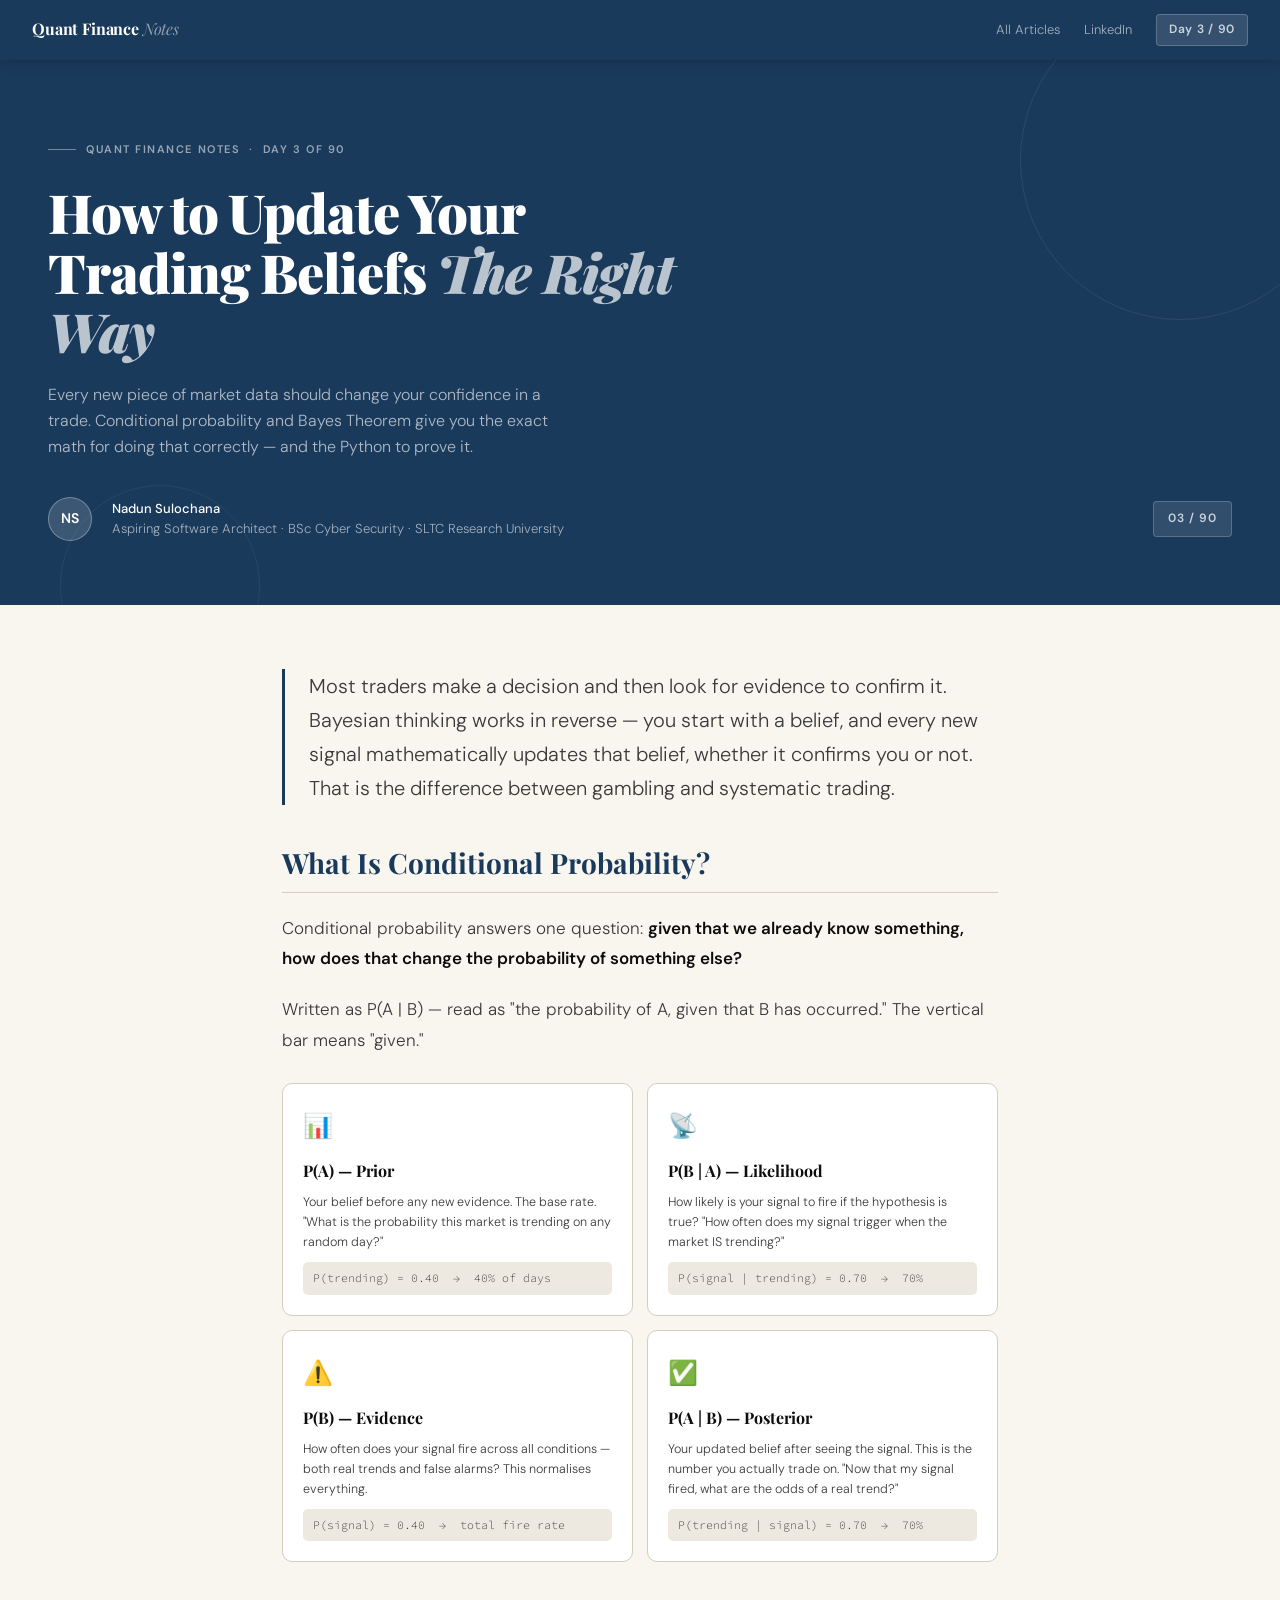
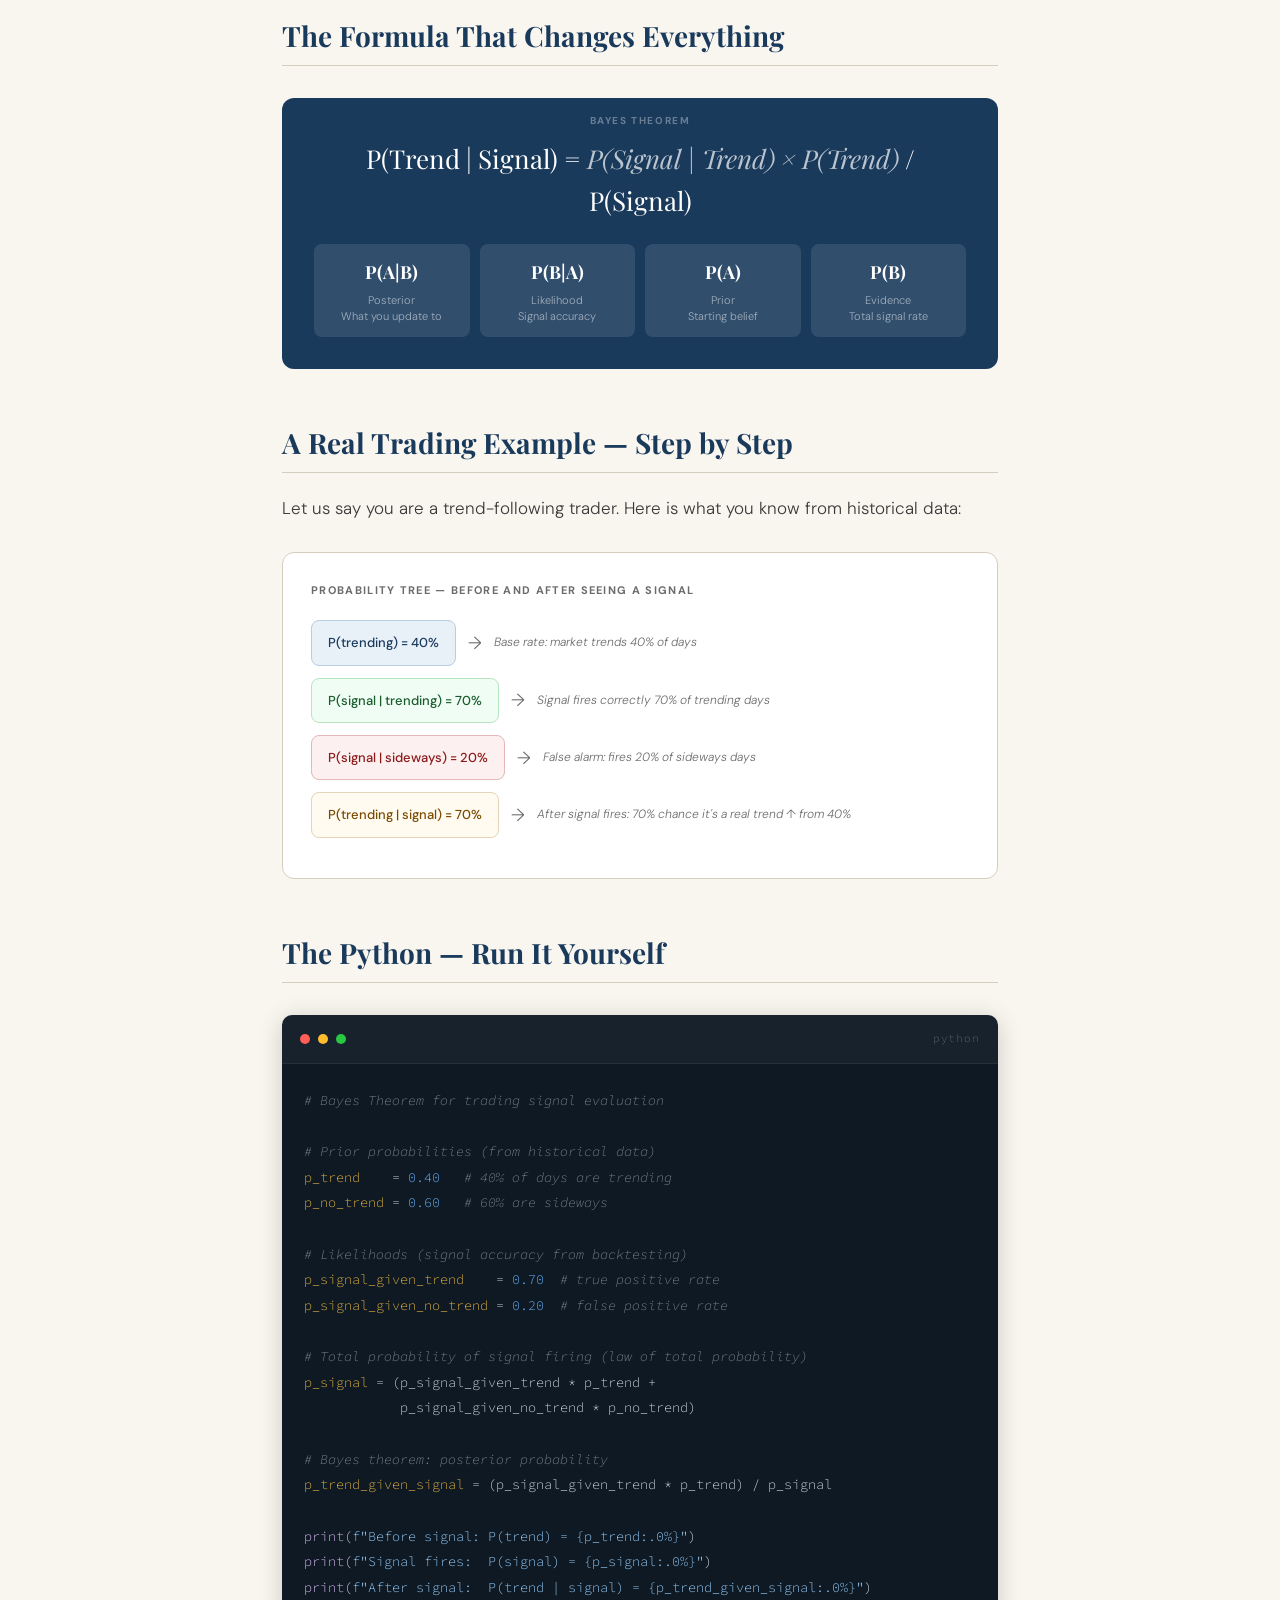
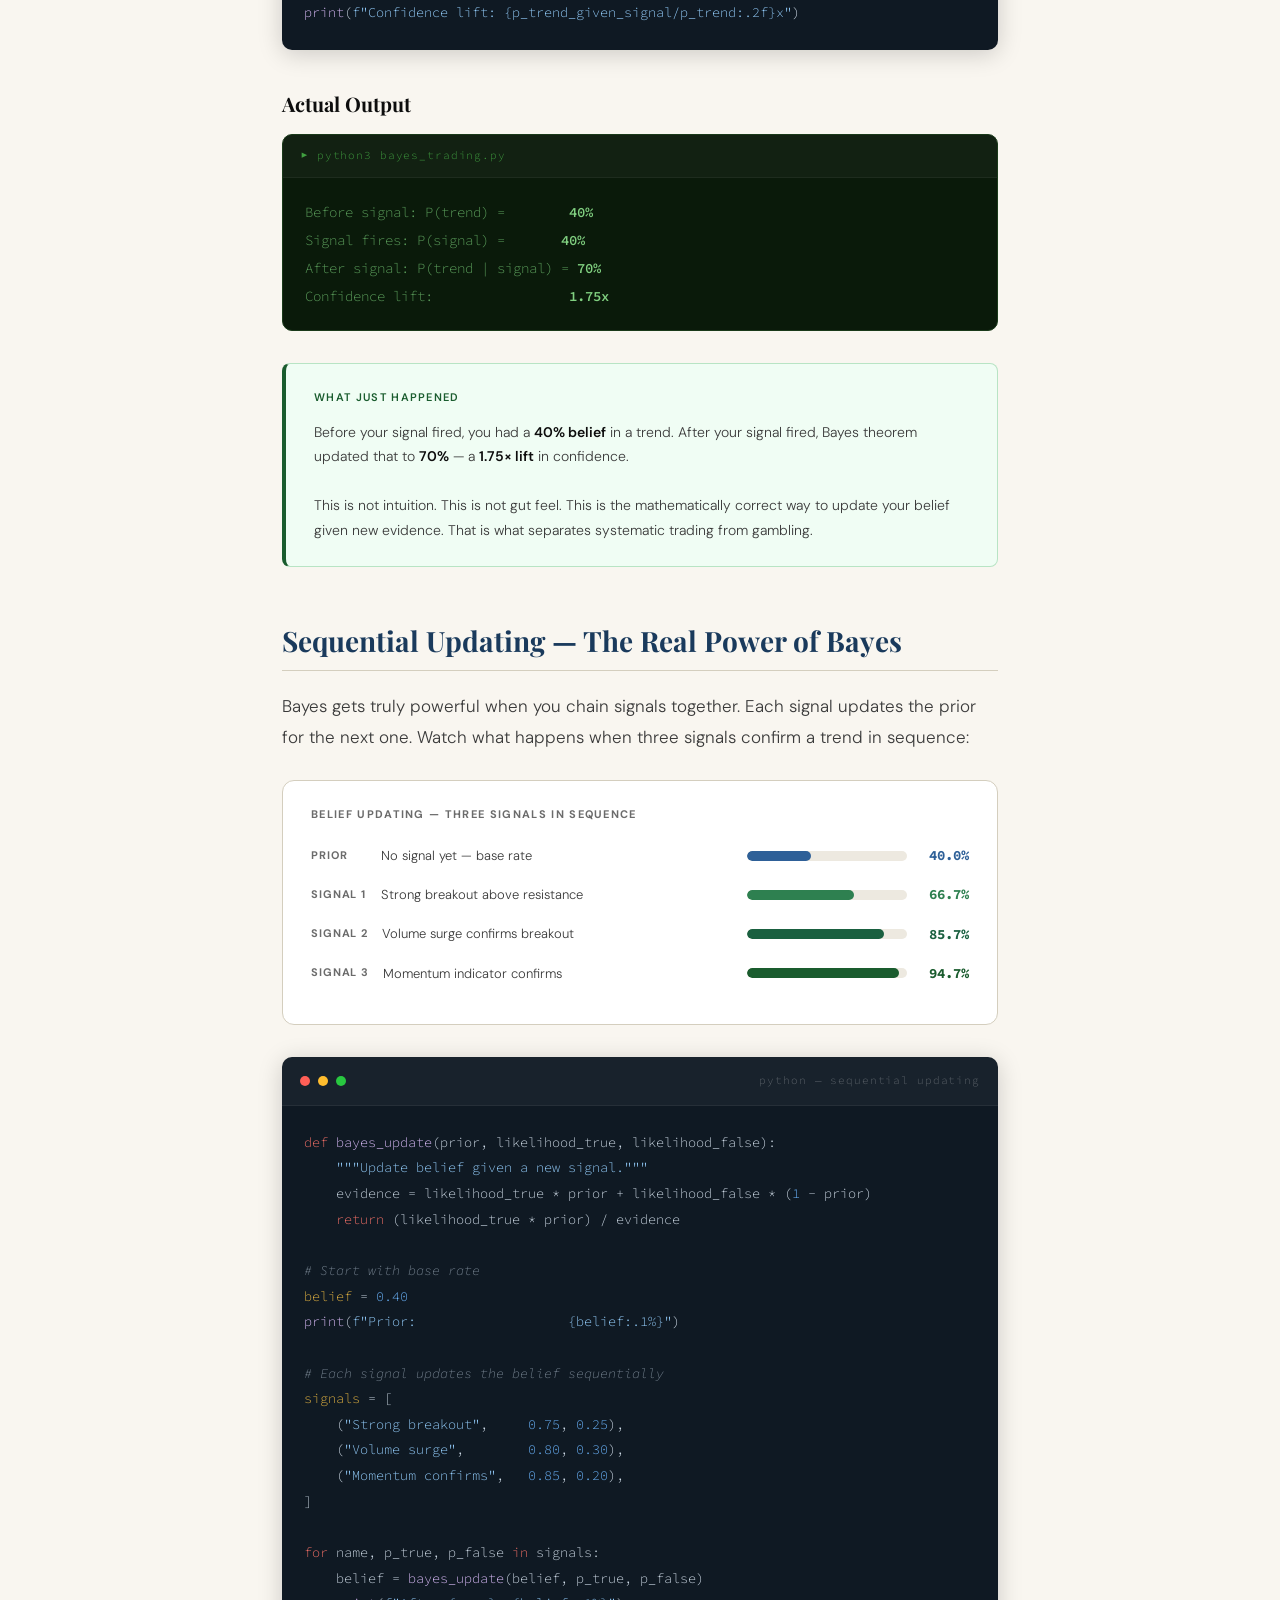
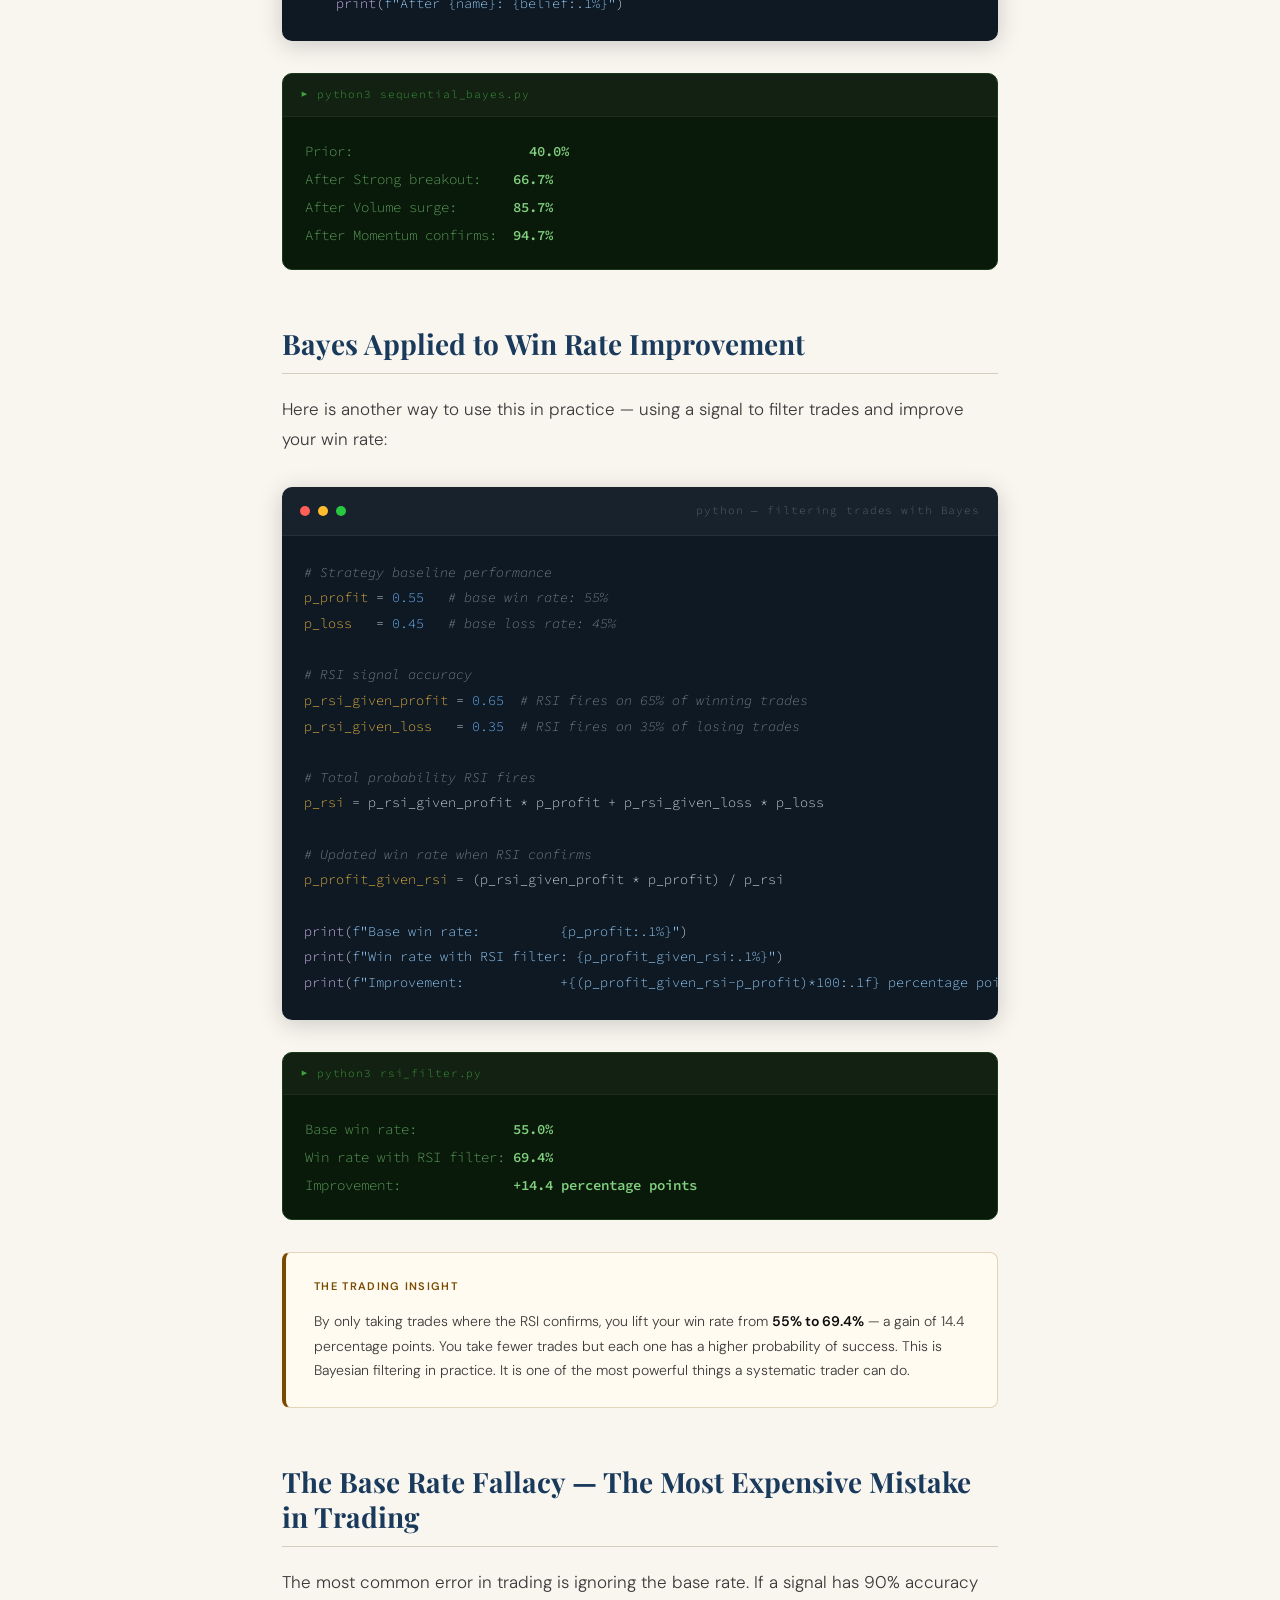
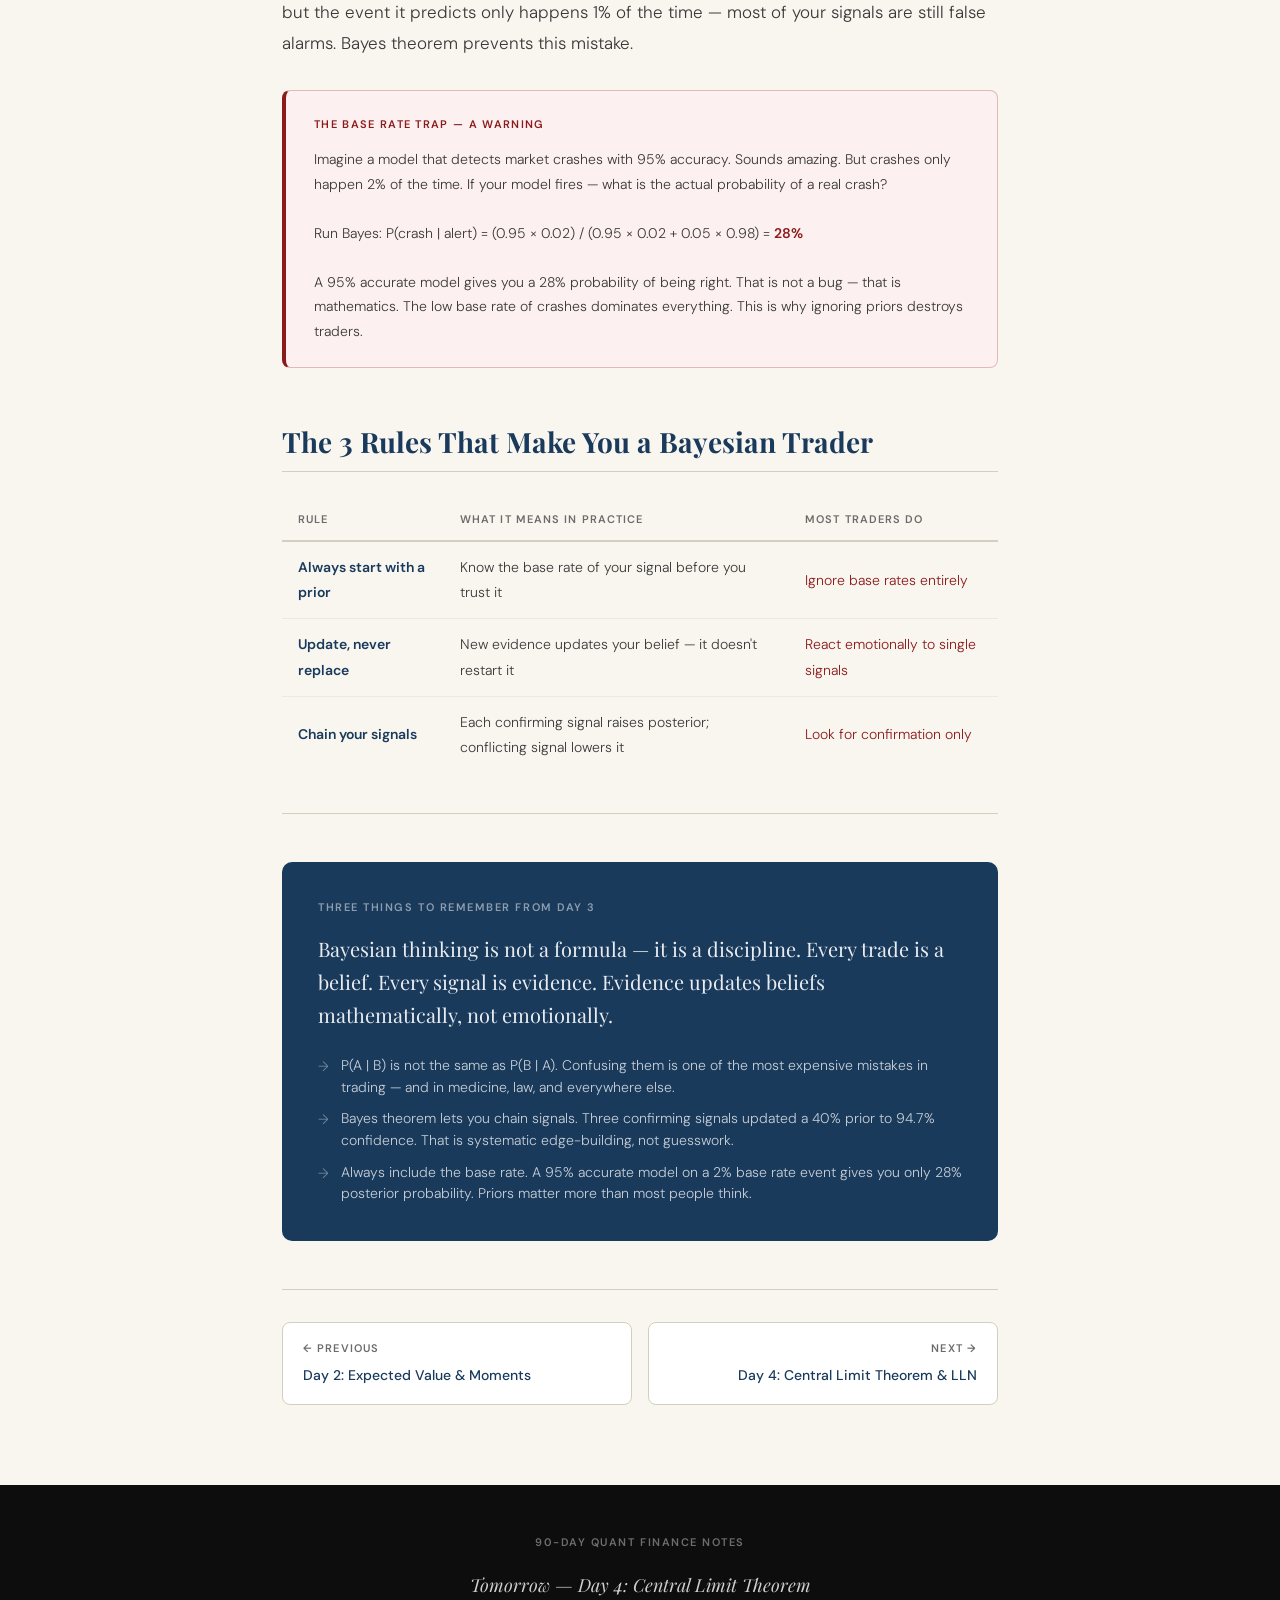
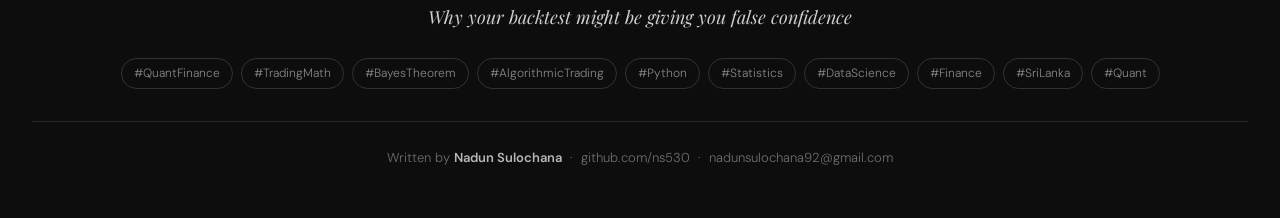
<file: day3.html>
<!DOCTYPE html>
<html lang="en">
<head>
<meta charset="UTF-8">
<meta name="google-site-verification" content="SgzPqB0Vckpfji6y3nNSuKVuLHeB-5xwqyW2BR0Zr9g">

<meta name="viewport" content="width=device-width, initial-scale=1.0">
<meta name="description" content="How to update trading beliefs with new market data using Bayes theorem. Sequential signal updating from 40% to 94.7% confidence. Win rate improvement from 55% to 69.4% using RSI filter. Python code included.">
<meta name="keywords" content="Bayes theorem trading, conditional probability finance, signal filtering trading, posterior probability, Bayesian trading strategy, Python Bayes finance, quant trading signals">
<meta name="author" content="Nadun Sulochana">
<meta name="robots" content="index, follow, max-snippet:-1, max-image-preview:large, max-video-preview:-1">
<meta name="googlebot" content="index, follow">
<link rel="canonical" href="https://ns530.github.io/quant-finance-notes/day3.html">

<!-- Open Graph / Facebook / LinkedIn -->
<meta property="og:type" content="website">
<meta property="og:url" content="https://ns530.github.io/quant-finance-notes/day3.html">
<meta property="og:title" content="Day 3: Conditional Probability & Bayes Theorem for Trading | Quant Finance Notes">
<meta property="og:description" content="How to update trading beliefs with new market data using Bayes theorem. Sequential signal updating from 40% to 94.7% confidence. Win rate improvement from 55% to 69.4% using RSI filter. Python code included.">
<meta property="og:site_name" content="Quant Finance Notes">
<meta property="og:locale" content="en_US">

<!-- Twitter Card -->
<meta name="twitter:card" content="summary_large_image">
<meta name="twitter:title" content="Day 3: Conditional Probability & Bayes Theorem for Trading | Quant Finance Notes">
<meta name="twitter:description" content="How to update trading beliefs with new market data using Bayes theorem. Sequential signal updating from 40% to 94.7% confidence. Win rate improvement from 55% to 69.4% using RSI filter. Python code included.">
<meta name="twitter:creator" content="@ns530">

<!-- GEO / AI Citations -->
<meta name="citation_author" content="Nadun Sulochana">
<meta name="citation_title" content="Day 3: Conditional Probability & Bayes Theorem for Trading | Quant Finance Notes">
<meta name="citation_public_url" content="https://ns530.github.io/quant-finance-notes/day3.html">
<meta name="geo.region" content="LK">
<meta name="geo.placename" content="Sri Lanka">

<!-- Sitemap reference -->
<link rel="sitemap" type="application/xml" href="/quant-finance-notes/sitemap.xml">

<!-- JSON-LD Structured Data (SEO + GEO) -->
<script type="application/ld+json">
    {
      "@context": "https://schema.org",
      "@type": "Article",
      "name": "Day 3: Conditional Probability & Bayes Theorem for Trading | Quant Finance Notes",
      "description": "How to update trading beliefs with new market data using Bayes theorem. Sequential signal updating from 40% to 94.7% confidence. Win rate improvement from 55% to 69.4% using RSI filter. Python code included.",
      "url": "https://ns530.github.io/quant-finance-notes/day3.html",
      "author": {
        "@type": "Person",
        "name": "Nadun Sulochana",
        "url": "https://www.linkedin.com/in/nadun-sulochana-41923029b",
        "sameAs": [
          "https://github.com/ns530",
          "https://www.linkedin.com/in/nadun-sulochana-41923029b",
          "https://ns530.github.io/quant-finance-notes/"
        ],
        "jobTitle": "Aspiring Software Architect",
        "alumniOf": "Sri Lanka Technological Campus",
        "knowsAbout": ["Quantitative Finance","Machine Learning","Software Architecture","Python","Cybersecurity"]
      },
      "publisher": {
        "@type": "Person",
        "name": "Nadun Sulochana"
      },
      "inLanguage": "en",
      "isAccessibleForFree": true,
      "educationalLevel": "beginner to advanced",
      "about": ["Quantitative Finance","Trading Mathematics","Python Programming","Machine Learning","Statistics"],
      "keywords": "Bayes theorem trading, conditional probability finance, signal filtering trading, posterior probability, Bayesian trading strategy, Python Bayes finance, quant trading signals",
      "isPartOf": {
        "@type": "WebSite",
        "name": "Quant Finance Notes",
        "url": "https://ns530.github.io/quant-finance-notes/"
      }
    }
</script>
<title>Day 3: Conditional Probability & Bayes Theorem — Quant Finance Notes</title>
<link rel="stylesheet" href="style.css">
<style>
/* ── DAY 3 SPECIFIC STYLES ── */
.bayes-formula {
  background: var(--accent);
  border-radius: 12px;
  padding: 32px;
  margin: 32px 0;
  text-align: center;
  position: relative;
  overflow: hidden;
}
.bayes-formula::before {
  content: 'BAYES THEOREM';
  position: absolute;
  top: 14px; left: 50%;
  transform: translateX(-50%);
  font-size: 10px;
  font-weight: 700;
  letter-spacing: 0.16em;
  color: rgba(255,255,255,0.35);
}
.bayes-eq {
  font-family: 'Playfair Display', serif;
  font-size: clamp(18px, 3vw, 26px);
  color: white;
  line-height: 1.6;
  margin-top: 8px;
}
.bayes-eq em { color: rgba(255,255,255,0.7); font-style: italic; }
.bayes-parts {
  display: grid;
  grid-template-columns: repeat(4, 1fr);
  gap: 10px;
  margin-top: 22px;
}
@media(max-width:600px){ .bayes-parts{ grid-template-columns: repeat(2,1fr); } }
.bayes-part {
  background: rgba(255,255,255,0.1);
  border-radius: 8px;
  padding: 12px 10px;
  text-align: center;
}
.bayes-part-sym {
  font-family: 'Playfair Display', serif;
  font-size: 18px;
  font-weight: 700;
  color: white;
  margin-bottom: 5px;
}
.bayes-part-name {
  font-size: 11px;
  color: rgba(255,255,255,0.55);
  line-height: 1.45;
}

/* ── PROBABILITY TREE ── */
.prob-tree {
  background: white;
  border: 1px solid var(--rule);
  border-radius: 12px;
  padding: 28px;
  margin: 28px 0;
}
.tree-title {
  font-size: 11px;
  font-weight: 700;
  letter-spacing: 0.12em;
  text-transform: uppercase;
  color: var(--ink-muted);
  margin-bottom: 20px;
}
.tree-row {
  display: flex;
  align-items: center;
  gap: 12px;
  margin-bottom: 12px;
  flex-wrap: wrap;
}
.tree-node {
  border-radius: 8px;
  padding: 10px 16px;
  font-size: 13px;
  font-weight: 500;
  white-space: nowrap;
}
.tn-prior  { background: var(--accent-lt); color: var(--accent); border: 1px solid #B8CCE4; }
.tn-signal { background: var(--green-lt);  color: var(--green);  border: 1px solid #B8E4C4; }
.tn-post   { background: var(--amber-lt);  color: var(--amber);  border: 1px solid #E4D4B8; }
.tn-bad    { background: var(--red-lt);    color: var(--red);    border: 1px solid #E4B8B8; }
.tree-arrow { font-size: 18px; color: var(--ink-muted); }
.tree-label { font-size: 12px; color: var(--ink-muted); font-style: italic; }

/* ── UPDATE SEQUENCE ── */
.update-seq {
  background: white;
  border: 1px solid var(--rule);
  border-radius: 12px;
  padding: 24px 28px;
  margin: 28px 0;
}
.update-title {
  font-size: 11px;
  font-weight: 700;
  letter-spacing: 0.12em;
  text-transform: uppercase;
  color: var(--ink-muted);
  margin-bottom: 18px;
}
.update-row {
  display: flex;
  align-items: center;
  gap: 14px;
  margin-bottom: 14px;
  flex-wrap: wrap;
}
.update-step {
  font-size: 11px;
  font-weight: 700;
  letter-spacing: 0.08em;
  color: var(--ink-muted);
  min-width: 56px;
  text-transform: uppercase;
}
.update-signal {
  flex: 1;
  font-size: 13px;
  color: var(--ink-soft);
  min-width: 160px;
}
.update-bar-wrap {
  width: 160px;
  height: 10px;
  background: var(--cream-dark);
  border-radius: 5px;
  overflow: hidden;
  flex-shrink: 0;
}
.update-bar { height: 10px; border-radius: 5px; transition: width 0.8s; }
.update-pct {
  font-size: 14px;
  font-weight: 700;
  min-width: 48px;
  text-align: right;
  font-family: 'Source Code Pro', monospace;
}

/* ── 2x2 CONCEPT GRID ── */
.concept-grid {
  display: grid;
  grid-template-columns: 1fr 1fr;
  gap: 14px;
  margin: 28px 0;
}
@media(max-width:540px){ .concept-grid{ grid-template-columns: 1fr; } }
.concept-card {
  background: white;
  border: 1px solid var(--rule);
  border-radius: 10px;
  padding: 20px;
}
.concept-icon { font-size: 24px; margin-bottom: 10px; }
.concept-name {
  font-family: 'Playfair Display', serif;
  font-size: 16px;
  font-weight: 700;
  color: var(--ink);
  margin-bottom: 6px;
}
.concept-desc {
  font-size: 12.5px;
  color: var(--ink-soft);
  line-height: 1.6;
}
.concept-formula {
  font-family: 'Source Code Pro', monospace;
  font-size: 11.5px;
  background: var(--cream-dark);
  padding: 6px 10px;
  border-radius: 5px;
  margin-top: 10px;
  color: var(--ink-soft);
}
</style>
</head>
<body>

<nav class="site-nav">
  <a class="nav-brand" href="index.html">Quant Finance <span>Notes</span></a>
  <div class="nav-links">
    <a href="index.html">All Articles</a>
    <a href="https://www.linkedin.com/in/nadun-sulochana-41923029b" target="_blank">LinkedIn</a>
    <span class="nav-badge">Day 3 / 90</span>
  </div>
</nav>

<!-- HERO -->
<div class="hero">
  <div class="series-tag">Quant Finance Notes &nbsp;·&nbsp; Day 3 of 90</div>
  <h1>How to Update Your Trading Beliefs <em>The Right Way</em></h1>
  <p class="hero-sub">Every new piece of market data should change your confidence in a trade. Conditional probability and Bayes Theorem give you the exact math for doing that correctly — and the Python to prove it.</p>
  <div class="hero-meta">
    <div class="avatar">NS</div>
    <div class="meta-text"><strong>Nadun Sulochana</strong>Aspiring Software Architect · BSc Cyber Security · SLTC Research University</div>
    <div class="day-badge">03 / 90</div>
  </div>
</div>

<!-- BODY -->
<div class="article-body">

  <p class="lead">Most traders make a decision and then look for evidence to confirm it. Bayesian thinking works in reverse — you start with a belief, and every new signal mathematically updates that belief, whether it confirms you or not. That is the difference between gambling and systematic trading.</p>

  <h2>What Is Conditional Probability?</h2>
  <p>Conditional probability answers one question: <strong>given that we already know something, how does that change the probability of something else?</strong></p>
  <p>Written as P(A | B) — read as "the probability of A, given that B has occurred." The vertical bar means "given."</p>

  <div class="concept-grid">
    <div class="concept-card">
      <div class="concept-icon">📊</div>
      <div class="concept-name">P(A) — Prior</div>
      <div class="concept-desc">Your belief before any new evidence. The base rate. "What is the probability this market is trending on any random day?"</div>
      <div class="concept-formula">P(trending) = 0.40 &nbsp;→&nbsp; 40% of days</div>
    </div>
    <div class="concept-card">
      <div class="concept-icon">📡</div>
      <div class="concept-name">P(B | A) — Likelihood</div>
      <div class="concept-desc">How likely is your signal to fire if the hypothesis is true? "How often does my signal trigger when the market IS trending?"</div>
      <div class="concept-formula">P(signal | trending) = 0.70 &nbsp;→&nbsp; 70%</div>
    </div>
    <div class="concept-card">
      <div class="concept-icon">⚠️</div>
      <div class="concept-name">P(B) — Evidence</div>
      <div class="concept-desc">How often does your signal fire across all conditions — both real trends and false alarms? This normalises everything.</div>
      <div class="concept-formula">P(signal) = 0.40 &nbsp;→&nbsp; total fire rate</div>
    </div>
    <div class="concept-card">
      <div class="concept-icon">✅</div>
      <div class="concept-name">P(A | B) — Posterior</div>
      <div class="concept-desc">Your updated belief after seeing the signal. This is the number you actually trade on. "Now that my signal fired, what are the odds of a real trend?"</div>
      <div class="concept-formula">P(trending | signal) = 0.70 &nbsp;→&nbsp; 70%</div>
    </div>
  </div>

  <h2>The Formula That Changes Everything</h2>

  <div class="bayes-formula">
    <div class="bayes-eq">
      P(Trend | Signal) = <em>P(Signal | Trend) × P(Trend)</em> / P(Signal)
    </div>
    <div class="bayes-parts">
      <div class="bayes-part">
        <div class="bayes-part-sym">P(A|B)</div>
        <div class="bayes-part-name">Posterior<br/>What you update to</div>
      </div>
      <div class="bayes-part">
        <div class="bayes-part-sym">P(B|A)</div>
        <div class="bayes-part-name">Likelihood<br/>Signal accuracy</div>
      </div>
      <div class="bayes-part">
        <div class="bayes-part-sym">P(A)</div>
        <div class="bayes-part-name">Prior<br/>Starting belief</div>
      </div>
      <div class="bayes-part">
        <div class="bayes-part-sym">P(B)</div>
        <div class="bayes-part-name">Evidence<br/>Total signal rate</div>
      </div>
    </div>
  </div>

  <h2>A Real Trading Example — Step by Step</h2>
  <p>Let us say you are a trend-following trader. Here is what you know from historical data:</p>

  <div class="prob-tree">
    <div class="tree-title">Probability tree — before and after seeing a signal</div>
    <div class="tree-row">
      <div class="tree-node tn-prior">P(trending) = 40%</div>
      <div class="tree-arrow">→</div>
      <div class="tree-label">Base rate: market trends 40% of days</div>
    </div>
    <div class="tree-row">
      <div class="tree-node tn-signal">P(signal | trending) = 70%</div>
      <div class="tree-arrow">→</div>
      <div class="tree-label">Signal fires correctly 70% of trending days</div>
    </div>
    <div class="tree-row">
      <div class="tree-node tn-bad">P(signal | sideways) = 20%</div>
      <div class="tree-arrow">→</div>
      <div class="tree-label">False alarm: fires 20% of sideways days</div>
    </div>
    <div class="tree-row">
      <div class="tree-node tn-post">P(trending | signal) = 70%</div>
      <div class="tree-arrow">→</div>
      <div class="tree-label">After signal fires: 70% chance it's a real trend ↑ from 40%</div>
    </div>
  </div>

  <h2>The Python — Run It Yourself</h2>

  <div class="code-wrap">
    <div class="code-header">
      <div class="dot dot-r"></div><div class="dot dot-y"></div><div class="dot dot-g"></div>
      <div class="code-lang">python</div>
    </div>
    <pre><span class="c-cm"># Bayes Theorem for trading signal evaluation</span>

<span class="c-cm"># Prior probabilities (from historical data)</span>
<span class="c-var">p_trend</span>    = <span class="c-num">0.40</span>   <span class="c-cm"># 40% of days are trending</span>
<span class="c-var">p_no_trend</span> = <span class="c-num">0.60</span>   <span class="c-cm"># 60% are sideways</span>

<span class="c-cm"># Likelihoods (signal accuracy from backtesting)</span>
<span class="c-var">p_signal_given_trend</span>    = <span class="c-num">0.70</span>  <span class="c-cm"># true positive rate</span>
<span class="c-var">p_signal_given_no_trend</span> = <span class="c-num">0.20</span>  <span class="c-cm"># false positive rate</span>

<span class="c-cm"># Total probability of signal firing (law of total probability)</span>
<span class="c-var">p_signal</span> = (p_signal_given_trend * p_trend +
            p_signal_given_no_trend * p_no_trend)

<span class="c-cm"># Bayes theorem: posterior probability</span>
<span class="c-var">p_trend_given_signal</span> = (p_signal_given_trend * p_trend) / p_signal

<span class="c-fn">print</span>(<span class="c-str">f"Before signal: P(trend) = {p_trend:.0%}"</span>)
<span class="c-fn">print</span>(<span class="c-str">f"Signal fires:  P(signal) = {p_signal:.0%}"</span>)
<span class="c-fn">print</span>(<span class="c-str">f"After signal:  P(trend | signal) = {p_trend_given_signal:.0%}"</span>)
<span class="c-fn">print</span>(<span class="c-str">f"Confidence lift: {p_trend_given_signal/p_trend:.2f}x"</span>)</pre>
  </div>

  <h3>Actual Output</h3>
  <div class="output-wrap">
    <div class="output-header">▶ python3 bayes_trading.py</div>
    <div class="output-body">
      <div><span class="out-ln">Before signal: P(trend) =&nbsp;&nbsp;&nbsp;&nbsp;&nbsp;&nbsp;&nbsp;&nbsp;</span><span class="out-n">40%</span></div>
      <div><span class="out-ln">Signal fires:  P(signal) =&nbsp;&nbsp;&nbsp;&nbsp;&nbsp;&nbsp;&nbsp;</span><span class="out-n">40%</span></div>
      <div><span class="out-ln">After signal:  P(trend | signal) = </span><span class="out-n">70%</span></div>
      <div><span class="out-ln">Confidence lift:&nbsp;&nbsp;&nbsp;&nbsp;&nbsp;&nbsp;&nbsp;&nbsp;&nbsp;&nbsp;&nbsp;&nbsp;&nbsp;&nbsp;&nbsp;&nbsp;&nbsp;</span><span class="out-n">1.75x</span></div>
    </div>
  </div>

  <div class="callout callout-green">
    <div class="callout-title">What just happened</div>
    <p style="margin:0;font-size:14px;color:var(--ink-soft);line-height:1.75;">
      Before your signal fired, you had a <strong>40% belief</strong> in a trend. After your signal fired, Bayes theorem updated that to <strong>70%</strong> — a <strong>1.75× lift</strong> in confidence.<br/><br/>
      This is not intuition. This is not gut feel. This is the mathematically correct way to update your belief given new evidence. That is what separates systematic trading from gambling.
    </p>
  </div>

  <h2>Sequential Updating — The Real Power of Bayes</h2>
  <p>Bayes gets truly powerful when you chain signals together. Each signal updates the prior for the next one. Watch what happens when three signals confirm a trend in sequence:</p>

  <div class="update-seq">
    <div class="update-title">Belief updating — three signals in sequence</div>

    <div class="update-row">
      <div class="update-step">Prior</div>
      <div class="update-signal">No signal yet — base rate</div>
      <div class="update-bar-wrap"><div class="update-bar" style="width:40%;background:var(--accent-mid);"></div></div>
      <div class="update-pct" style="color:var(--accent-mid);">40.0%</div>
    </div>

    <div class="update-row">
      <div class="update-step">Signal 1</div>
      <div class="update-signal">Strong breakout above resistance</div>
      <div class="update-bar-wrap"><div class="update-bar" style="width:66.7%;background:#2E8050;"></div></div>
      <div class="update-pct" style="color:#2E8050;">66.7%</div>
    </div>

    <div class="update-row">
      <div class="update-step">Signal 2</div>
      <div class="update-signal">Volume surge confirms breakout</div>
      <div class="update-bar-wrap"><div class="update-bar" style="width:85.7%;background:#1A6040;"></div></div>
      <div class="update-pct" style="color:#1A6040;">85.7%</div>
    </div>

    <div class="update-row">
      <div class="update-step">Signal 3</div>
      <div class="update-signal">Momentum indicator confirms</div>
      <div class="update-bar-wrap"><div class="update-bar" style="width:94.7%;background:var(--green);"></div></div>
      <div class="update-pct" style="color:var(--green);">94.7%</div>
    </div>
  </div>

  <div class="code-wrap">
    <div class="code-header">
      <div class="dot dot-r"></div><div class="dot dot-y"></div><div class="dot dot-g"></div>
      <div class="code-lang">python — sequential updating</div>
    </div>
    <pre><span class="c-kw">def</span> <span class="c-fn">bayes_update</span>(prior, likelihood_true, likelihood_false):
    <span class="c-str">"""Update belief given a new signal."""</span>
    evidence = likelihood_true * prior + likelihood_false * (<span class="c-num">1</span> - prior)
    <span class="c-kw">return</span> (likelihood_true * prior) / evidence

<span class="c-cm"># Start with base rate</span>
<span class="c-var">belief</span> = <span class="c-num">0.40</span>
<span class="c-fn">print</span>(<span class="c-str">f"Prior:                   {belief:.1%}"</span>)

<span class="c-cm"># Each signal updates the belief sequentially</span>
<span class="c-var">signals</span> = [
    (<span class="c-str">"Strong breakout"</span>,     <span class="c-num">0.75</span>, <span class="c-num">0.25</span>),
    (<span class="c-str">"Volume surge"</span>,        <span class="c-num">0.80</span>, <span class="c-num">0.30</span>),
    (<span class="c-str">"Momentum confirms"</span>,   <span class="c-num">0.85</span>, <span class="c-num">0.20</span>),
]

<span class="c-kw">for</span> name, p_true, p_false <span class="c-kw">in</span> signals:
    belief = <span class="c-fn">bayes_update</span>(belief, p_true, p_false)
    <span class="c-fn">print</span>(<span class="c-str">f"After {name}: {belief:.1%}"</span>)</pre>
  </div>

  <div class="output-wrap">
    <div class="output-header">▶ python3 sequential_bayes.py</div>
    <div class="output-body">
      <div><span class="out-ln">Prior:&nbsp;&nbsp;&nbsp;&nbsp;&nbsp;&nbsp;&nbsp;&nbsp;&nbsp;&nbsp;&nbsp;&nbsp;&nbsp;&nbsp;&nbsp;&nbsp;&nbsp;&nbsp;&nbsp;&nbsp;&nbsp;&nbsp;</span><span class="out-n">40.0%</span></div>
      <div><span class="out-ln">After Strong breakout:&nbsp;&nbsp;&nbsp;&nbsp;</span><span class="out-n">66.7%</span></div>
      <div><span class="out-ln">After Volume surge:&nbsp;&nbsp;&nbsp;&nbsp;&nbsp;&nbsp;&nbsp;</span><span class="out-n">85.7%</span></div>
      <div><span class="out-ln">After Momentum confirms:&nbsp;&nbsp;</span><span class="out-n">94.7%</span></div>
    </div>
  </div>

  <h2>Bayes Applied to Win Rate Improvement</h2>
  <p>Here is another way to use this in practice — using a signal to filter trades and improve your win rate:</p>

  <div class="code-wrap">
    <div class="code-header">
      <div class="dot dot-r"></div><div class="dot dot-y"></div><div class="dot dot-g"></div>
      <div class="code-lang">python — filtering trades with Bayes</div>
    </div>
    <pre><span class="c-cm"># Strategy baseline performance</span>
<span class="c-var">p_profit</span> = <span class="c-num">0.55</span>   <span class="c-cm"># base win rate: 55%</span>
<span class="c-var">p_loss</span>   = <span class="c-num">0.45</span>   <span class="c-cm"># base loss rate: 45%</span>

<span class="c-cm"># RSI signal accuracy</span>
<span class="c-var">p_rsi_given_profit</span> = <span class="c-num">0.65</span>  <span class="c-cm"># RSI fires on 65% of winning trades</span>
<span class="c-var">p_rsi_given_loss</span>   = <span class="c-num">0.35</span>  <span class="c-cm"># RSI fires on 35% of losing trades</span>

<span class="c-cm"># Total probability RSI fires</span>
<span class="c-var">p_rsi</span> = p_rsi_given_profit * p_profit + p_rsi_given_loss * p_loss

<span class="c-cm"># Updated win rate when RSI confirms</span>
<span class="c-var">p_profit_given_rsi</span> = (p_rsi_given_profit * p_profit) / p_rsi

<span class="c-fn">print</span>(<span class="c-str">f"Base win rate:          {p_profit:.1%}"</span>)
<span class="c-fn">print</span>(<span class="c-str">f"Win rate with RSI filter: {p_profit_given_rsi:.1%}"</span>)
<span class="c-fn">print</span>(<span class="c-str">f"Improvement:            +{(p_profit_given_rsi-p_profit)*100:.1f} percentage points"</span>)</pre>
  </div>

  <div class="output-wrap">
    <div class="output-header">▶ python3 rsi_filter.py</div>
    <div class="output-body">
      <div><span class="out-ln">Base win rate:&nbsp;&nbsp;&nbsp;&nbsp;&nbsp;&nbsp;&nbsp;&nbsp;&nbsp;&nbsp;&nbsp;&nbsp;</span><span class="out-n">55.0%</span></div>
      <div><span class="out-ln">Win rate with RSI filter:&nbsp;</span><span class="out-n">69.4%</span></div>
      <div><span class="out-ln">Improvement:&nbsp;&nbsp;&nbsp;&nbsp;&nbsp;&nbsp;&nbsp;&nbsp;&nbsp;&nbsp;&nbsp;&nbsp;&nbsp;&nbsp;</span><span class="out-n">+14.4 percentage points</span></div>
    </div>
  </div>

  <div class="callout callout-amber">
    <div class="callout-title">The trading insight</div>
    <p style="margin:0;font-size:14px;color:var(--ink-soft);line-height:1.75;">By only taking trades where the RSI confirms, you lift your win rate from <strong>55% to 69.4%</strong> — a gain of 14.4 percentage points. You take fewer trades but each one has a higher probability of success. This is Bayesian filtering in practice. It is one of the most powerful things a systematic trader can do.</p>
  </div>

  <h2>The Base Rate Fallacy — The Most Expensive Mistake in Trading</h2>
  <p>The most common error in trading is ignoring the base rate. If a signal has 90% accuracy but the event it predicts only happens 1% of the time — most of your signals are still false alarms. Bayes theorem prevents this mistake.</p>

  <div class="callout callout-red">
    <div class="callout-title">The base rate trap — a warning</div>
    <p style="margin:0;font-size:14px;color:var(--ink-soft);line-height:1.75;">
      Imagine a model that detects market crashes with 95% accuracy. Sounds amazing. But crashes only happen 2% of the time. If your model fires — what is the actual probability of a real crash?<br/><br/>
      Run Bayes: P(crash | alert) = (0.95 × 0.02) / (0.95 × 0.02 + 0.05 × 0.98) = <strong style="color:var(--red);">28%</strong><br/><br/>
      A 95% accurate model gives you a 28% probability of being right. That is not a bug — that is mathematics. The low base rate of crashes dominates everything. This is why ignoring priors destroys traders.
    </p>
  </div>

  <h2>The 3 Rules That Make You a Bayesian Trader</h2>

  <table class="data-table">
    <thead><tr><th>Rule</th><th>What it means in practice</th><th>Most traders do</th></tr></thead>
    <tbody>
      <tr>
        <td class="hl-blue">Always start with a prior</td>
        <td>Know the base rate of your signal before you trust it</td>
        <td style="color:var(--red);">Ignore base rates entirely</td>
      </tr>
      <tr>
        <td class="hl-blue">Update, never replace</td>
        <td>New evidence updates your belief — it doesn't restart it</td>
        <td style="color:var(--red);">React emotionally to single signals</td>
      </tr>
      <tr>
        <td class="hl-blue">Chain your signals</td>
        <td>Each confirming signal raises posterior; conflicting signal lowers it</td>
        <td style="color:var(--red);">Look for confirmation only</td>
      </tr>
    </tbody>
  </table>

  <hr class="rule"/>

  <div class="takeaway">
    <div class="takeaway-title">Three things to remember from Day 3</div>
    <p class="takeaway-body">Bayesian thinking is not a formula — it is a discipline. Every trade is a belief. Every signal is evidence. Evidence updates beliefs mathematically, not emotionally.</p>
    <ul class="takeaway-list">
      <li>P(A | B) is not the same as P(B | A). Confusing them is one of the most expensive mistakes in trading — and in medicine, law, and everywhere else.</li>
      <li>Bayes theorem lets you chain signals. Three confirming signals updated a 40% prior to 94.7% confidence. That is systematic edge-building, not guesswork.</li>
      <li>Always include the base rate. A 95% accurate model on a 2% base rate event gives you only 28% posterior probability. Priors matter more than most people think.</li>
    </ul>
  </div>

  <div class="article-nav">
    <a href="day2.html">
      <span class="nav-dir">← Previous</span>
      <span class="nav-title">Day 2: Expected Value &amp; Moments</span>
    </a>
    <a href="day4.html" class="next">
      <span class="nav-dir">Next →</span>
      <span class="nav-title">Day 4: Central Limit Theorem &amp; LLN</span>
    </a>
  </div>

</div>

<div class="article-footer">
  <div class="footer-series">90-Day Quant Finance Notes</div>
  <div class="footer-next">Tomorrow — Day 4: Central Limit Theorem<br/>Why your backtest might be giving you false confidence</div>
  <div class="footer-tags">
    <span class="footer-tag">#QuantFinance</span>
    <span class="footer-tag">#TradingMath</span>
    <span class="footer-tag">#BayesTheorem</span>
    <span class="footer-tag">#AlgorithmicTrading</span>
    <span class="footer-tag">#Python</span>
    <span class="footer-tag">#Statistics</span>
    <span class="footer-tag">#DataScience</span>
    <span class="footer-tag">#Finance</span>
    <span class="footer-tag">#SriLanka</span>
    <span class="footer-tag">#Quant</span>
  </div>
  <div class="footer-author">
    Written by <strong>Nadun Sulochana</strong> &nbsp;·&nbsp; github.com/ns530 &nbsp;·&nbsp; nadunsulochana92@gmail.com
  </div>
</div>

</body>
</html>
</file>
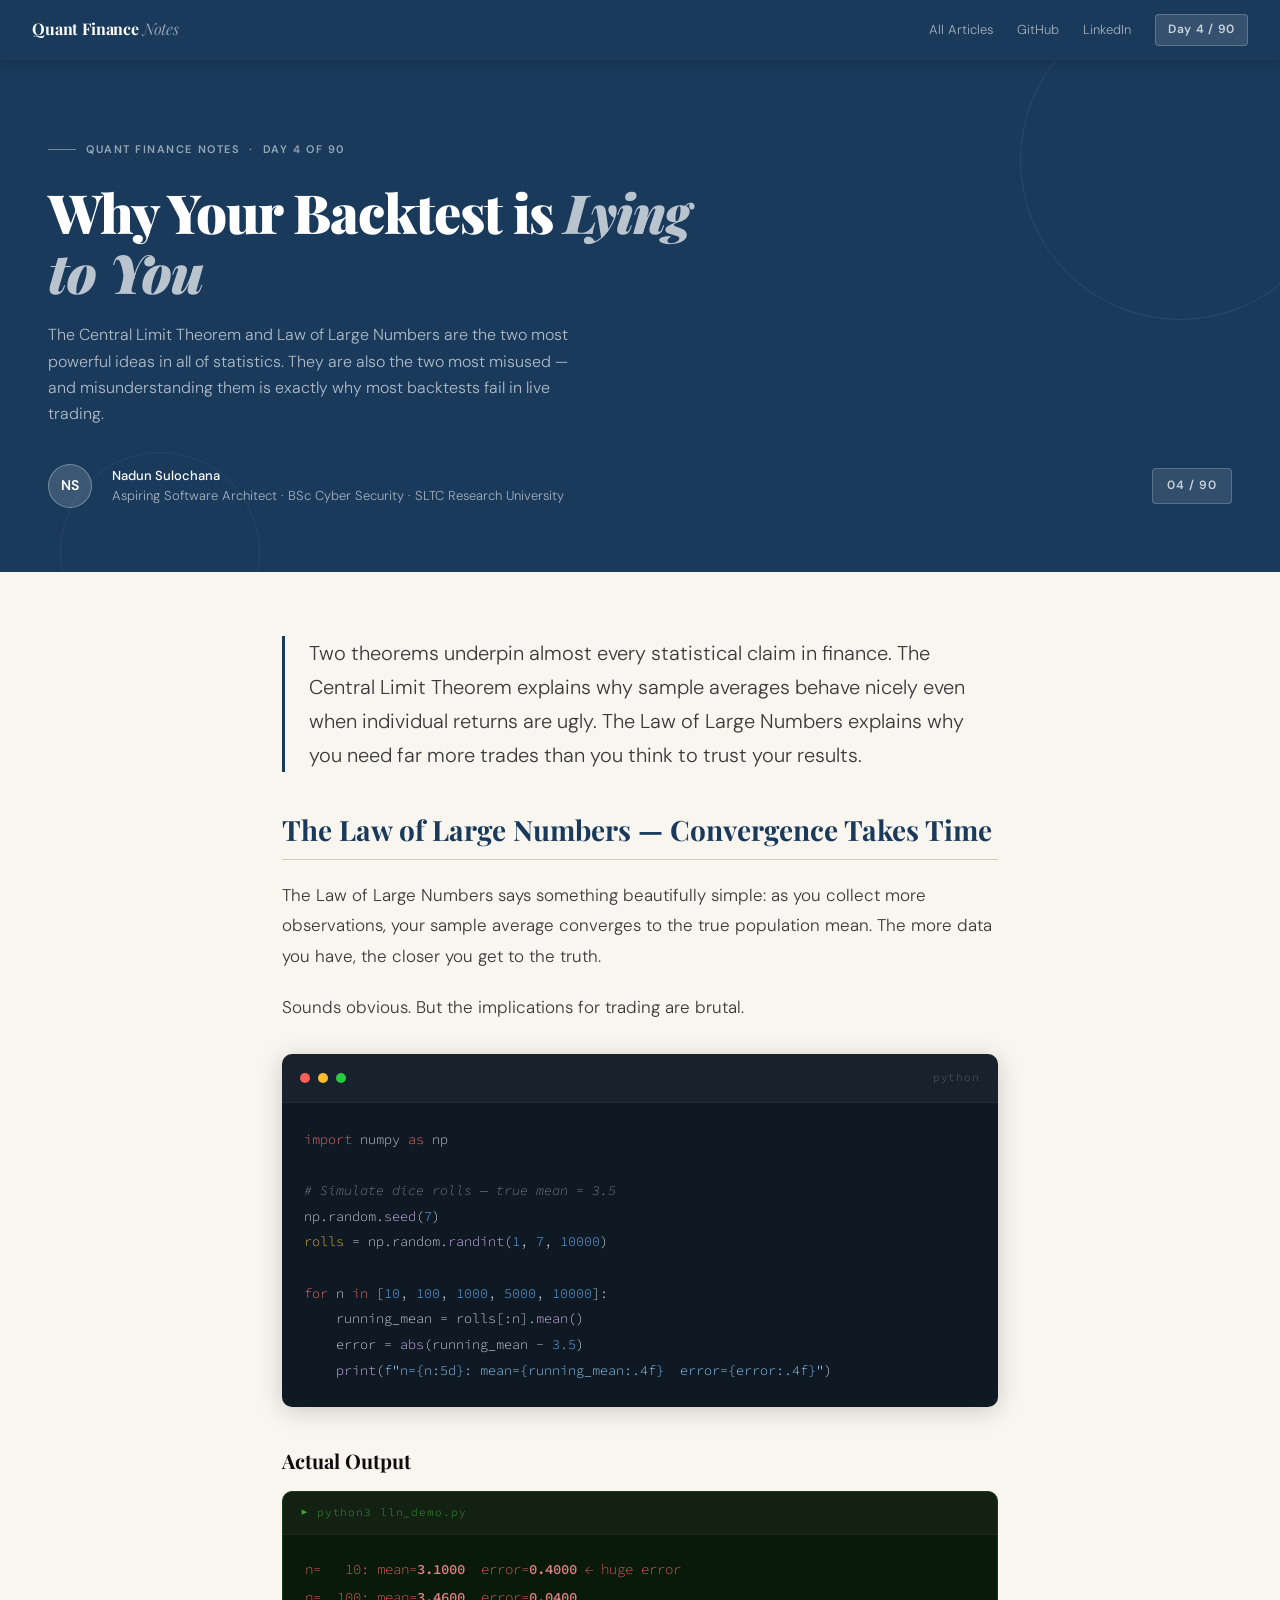
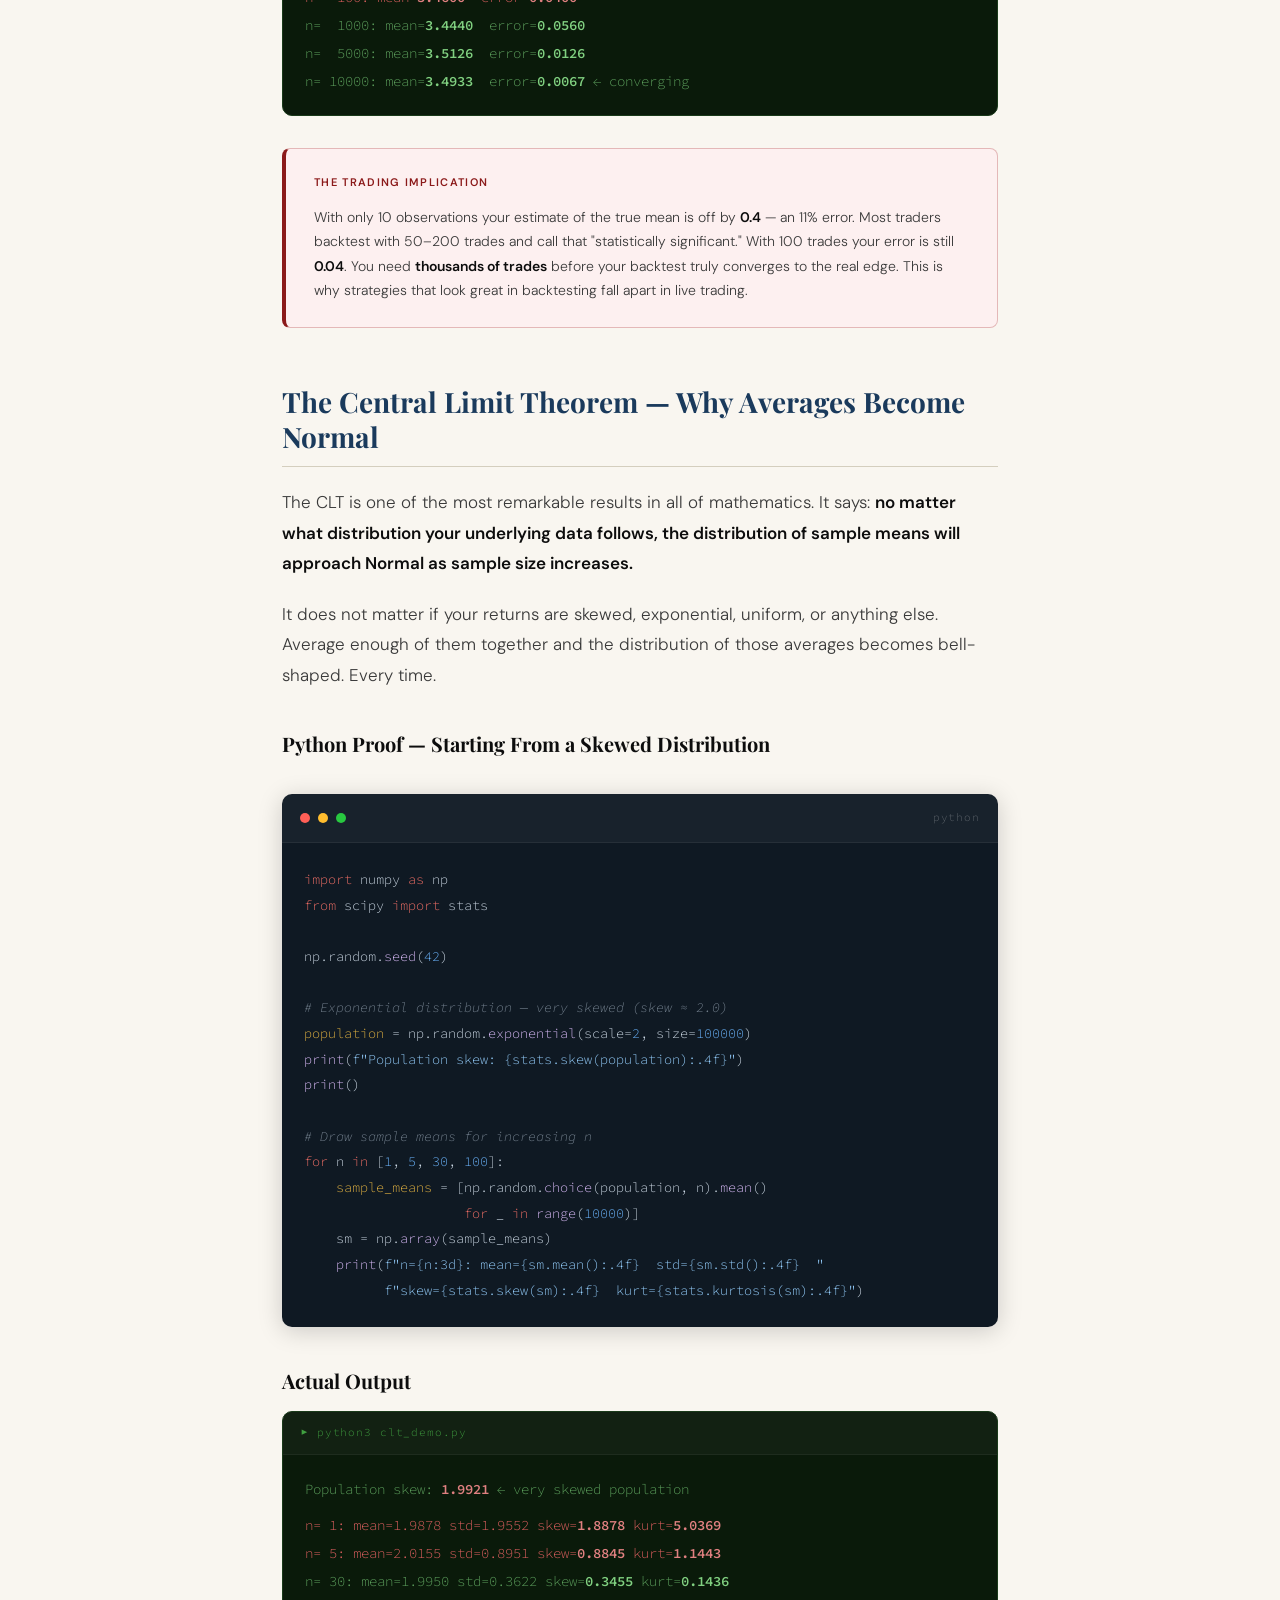
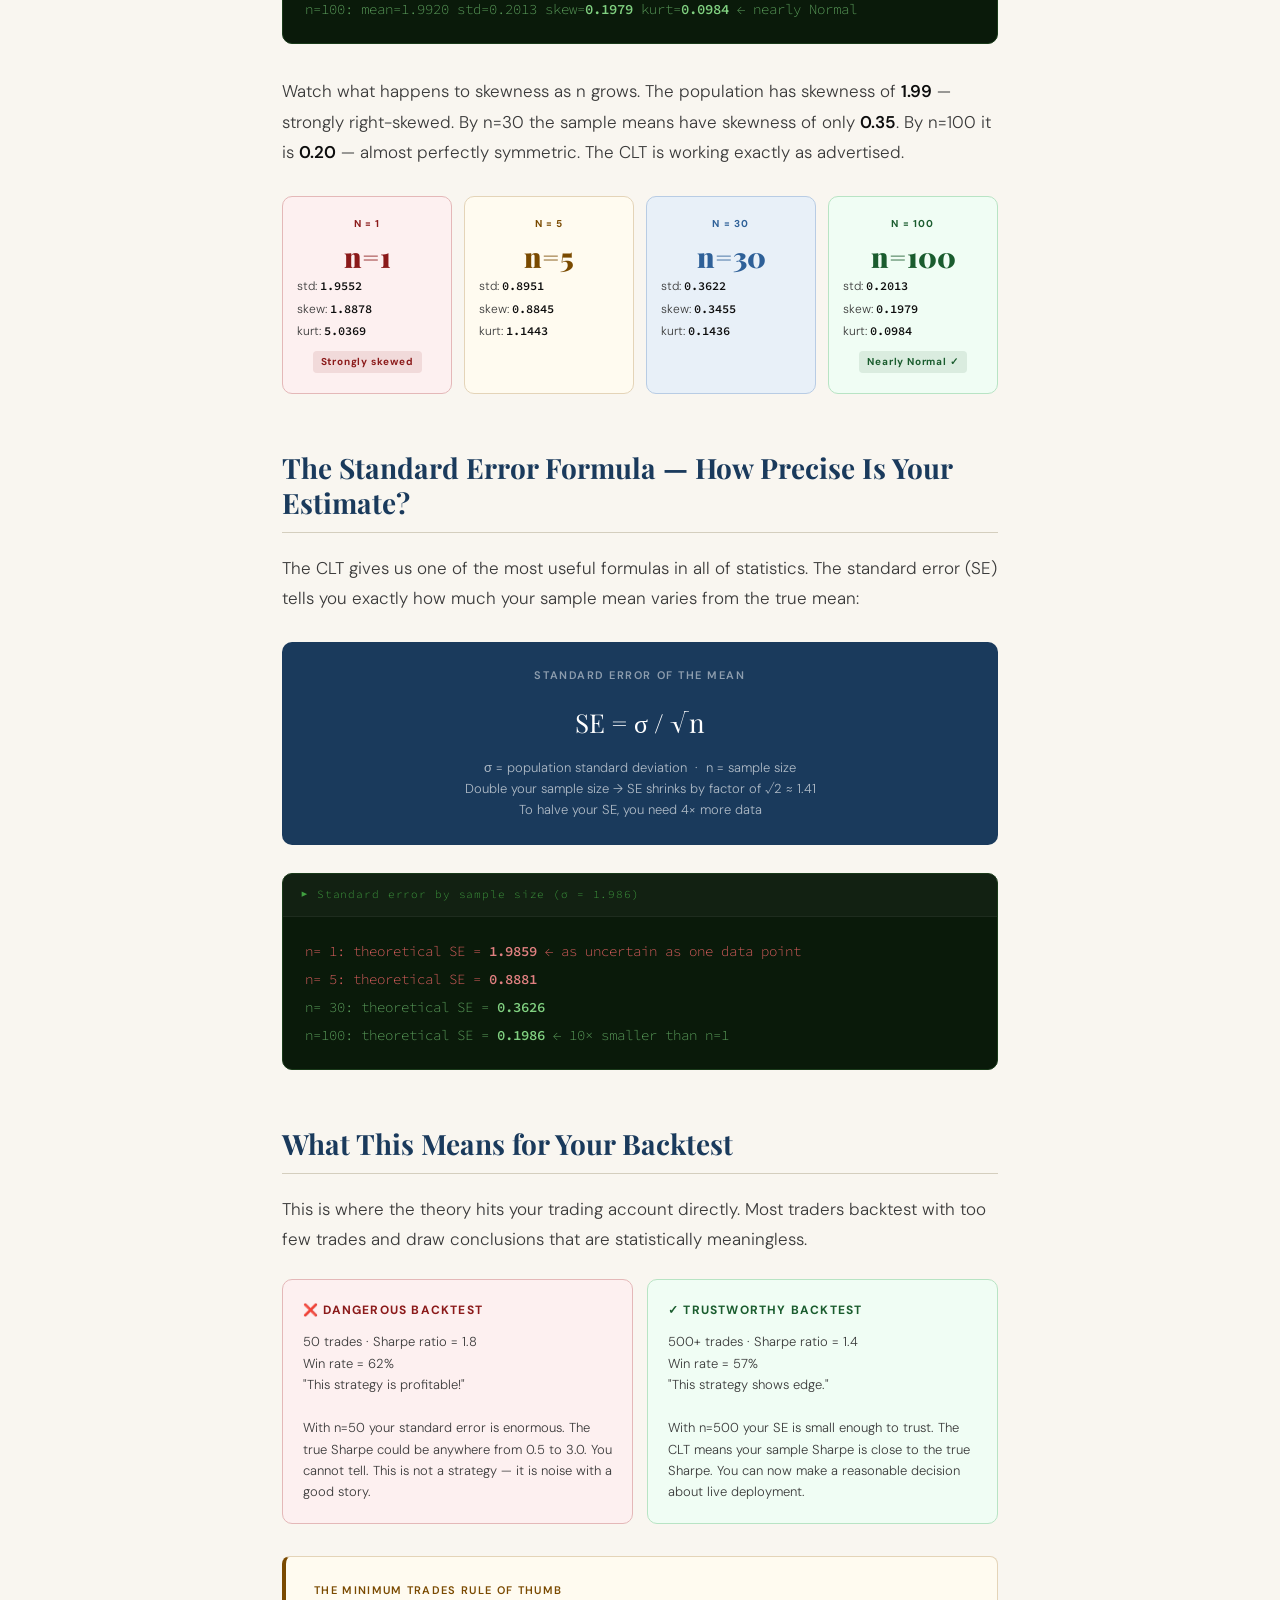
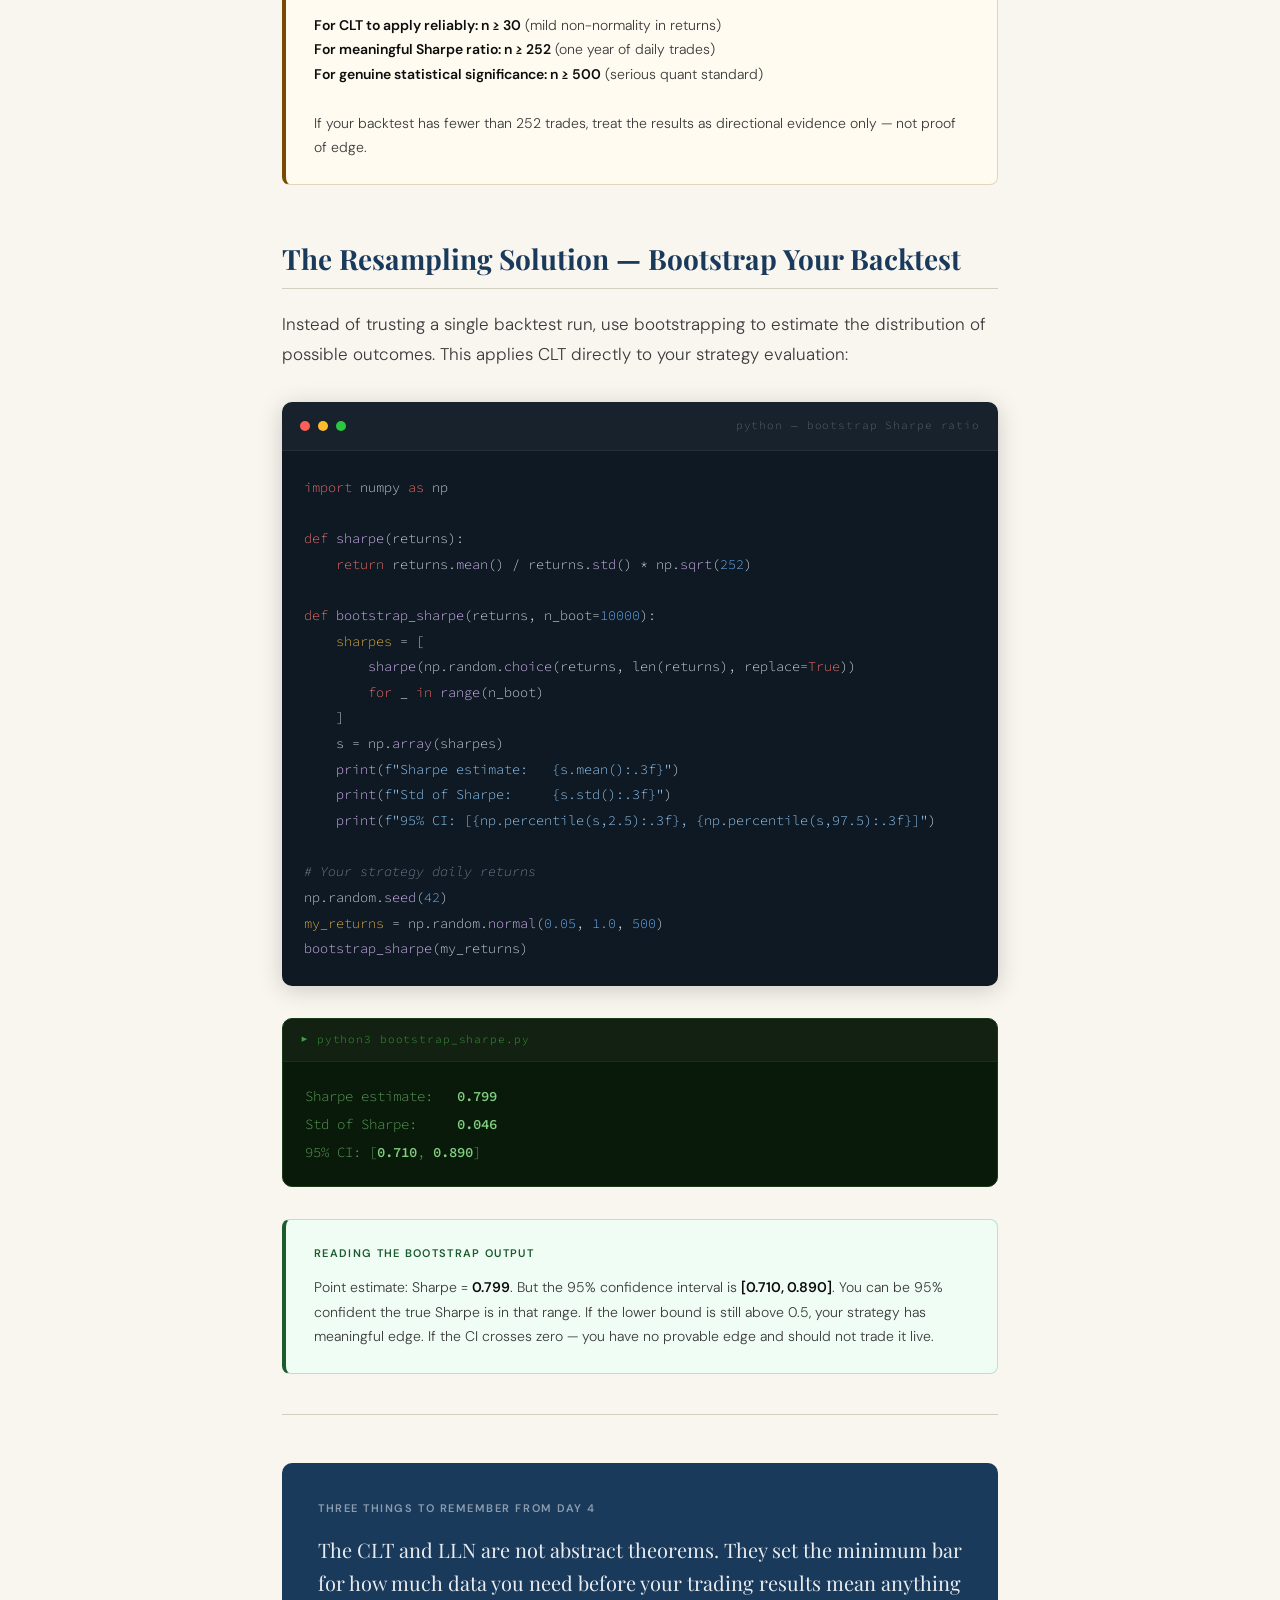
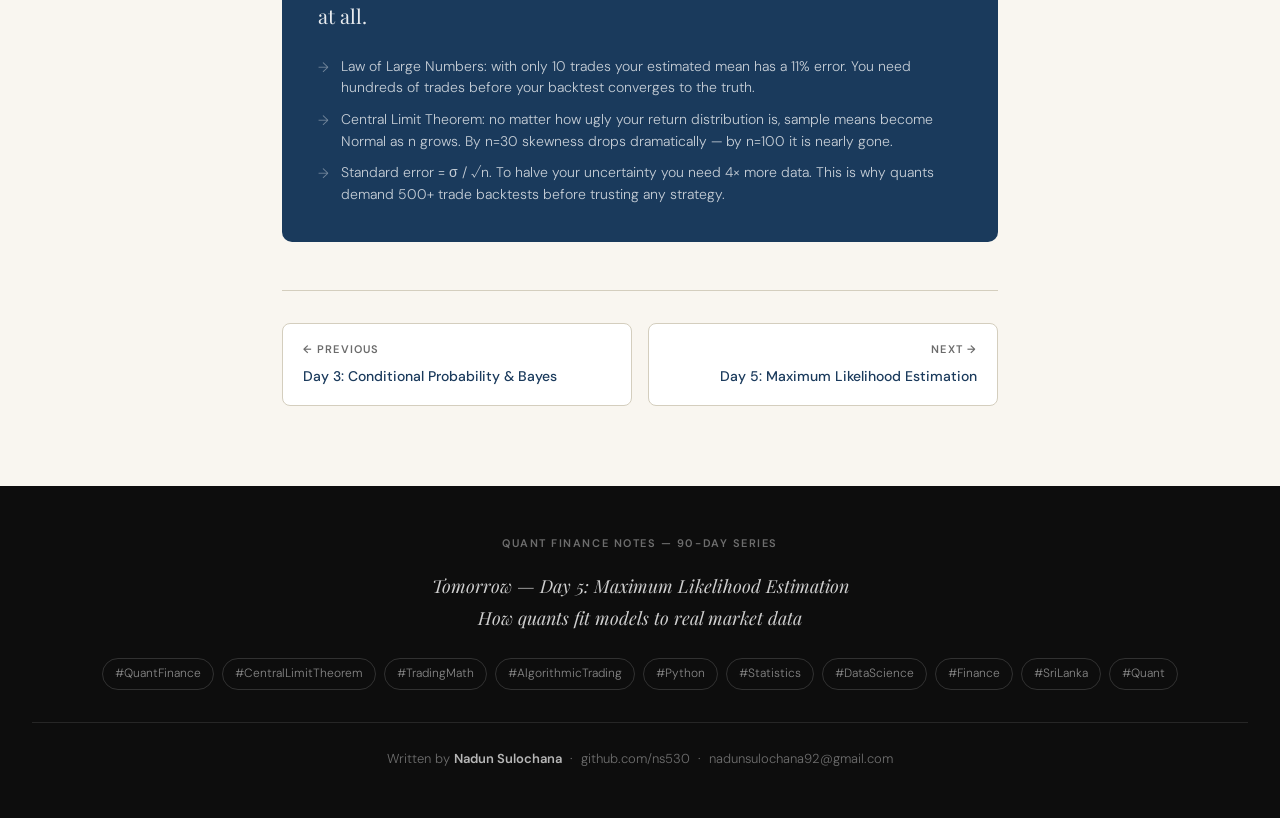
<file: day4.html>
<!DOCTYPE html>
<html lang="en">
<head>
<meta charset="UTF-8">
<meta name="google-site-verification" content="SgzPqB0Vckpfji6y3nNSuKVuLHeB-5xwqyW2BR0Zr9g">

<meta name="viewport" content="width=device-width, initial-scale=1.0">
<meta name="description" content="CLT and Law of Large Numbers for traders. How many trades you actually need before backtest results are trustworthy. Bootstrap Sharpe ratio with 95% confidence intervals. Python proof with real terminal output.">
<meta name="keywords" content="central limit theorem trading, law of large numbers finance, backtest statistics, bootstrap Sharpe ratio, sample size trading strategy, standard error finance, Python backtesting statistics">
<meta name="author" content="Nadun Sulochana">
<meta name="robots" content="index, follow, max-snippet:-1, max-image-preview:large, max-video-preview:-1">
<meta name="googlebot" content="index, follow">
<link rel="canonical" href="https://ns530.github.io/quant-finance-notes/day4.html">

<!-- Open Graph / Facebook / LinkedIn -->
<meta property="og:type" content="website">
<meta property="og:url" content="https://ns530.github.io/quant-finance-notes/day4.html">
<meta property="og:title" content="Day 4: Central Limit Theorem & Why Your Backtest is Lying | Quant Finance Notes">
<meta property="og:description" content="CLT and Law of Large Numbers for traders. How many trades you actually need before backtest results are trustworthy. Bootstrap Sharpe ratio with 95% confidence intervals. Python proof with real terminal output.">
<meta property="og:site_name" content="Quant Finance Notes">
<meta property="og:locale" content="en_US">

<!-- Twitter Card -->
<meta name="twitter:card" content="summary_large_image">
<meta name="twitter:title" content="Day 4: Central Limit Theorem & Why Your Backtest is Lying | Quant Finance Notes">
<meta name="twitter:description" content="CLT and Law of Large Numbers for traders. How many trades you actually need before backtest results are trustworthy. Bootstrap Sharpe ratio with 95% confidence intervals. Python proof with real terminal output.">
<meta name="twitter:creator" content="@ns530">

<!-- GEO / AI Citations -->
<meta name="citation_author" content="Nadun Sulochana">
<meta name="citation_title" content="Day 4: Central Limit Theorem & Why Your Backtest is Lying | Quant Finance Notes">
<meta name="citation_public_url" content="https://ns530.github.io/quant-finance-notes/day4.html">
<meta name="geo.region" content="LK">
<meta name="geo.placename" content="Sri Lanka">

<!-- Sitemap reference -->
<link rel="sitemap" type="application/xml" href="/quant-finance-notes/sitemap.xml">

<!-- JSON-LD Structured Data (SEO + GEO) -->
<script type="application/ld+json">
    {
      "@context": "https://schema.org",
      "@type": "Article",
      "name": "Day 4: Central Limit Theorem & Why Your Backtest is Lying | Quant Finance Notes",
      "description": "CLT and Law of Large Numbers for traders. How many trades you actually need before backtest results are trustworthy. Bootstrap Sharpe ratio with 95% confidence intervals. Python proof with real terminal output.",
      "url": "https://ns530.github.io/quant-finance-notes/day4.html",
      "author": {
        "@type": "Person",
        "name": "Nadun Sulochana",
        "url": "https://www.linkedin.com/in/nadun-sulochana-41923029b",
        "sameAs": [
          "https://github.com/ns530",
          "https://www.linkedin.com/in/nadun-sulochana-41923029b",
          "https://ns530.github.io/quant-finance-notes/"
        ],
        "jobTitle": "Aspiring Software Architect",
        "alumniOf": "Sri Lanka Technological Campus",
        "knowsAbout": ["Quantitative Finance","Machine Learning","Software Architecture","Python","Cybersecurity"]
      },
      "publisher": {
        "@type": "Person",
        "name": "Nadun Sulochana"
      },
      "inLanguage": "en",
      "isAccessibleForFree": true,
      "educationalLevel": "beginner to advanced",
      "about": ["Quantitative Finance","Trading Mathematics","Python Programming","Machine Learning","Statistics"],
      "keywords": "central limit theorem trading, law of large numbers finance, backtest statistics, bootstrap Sharpe ratio, sample size trading strategy, standard error finance, Python backtesting statistics",
      "isPartOf": {
        "@type": "WebSite",
        "name": "Quant Finance Notes",
        "url": "https://ns530.github.io/quant-finance-notes/"
      }
    }
</script>
<meta name="description" content="Day 4: Central Limit Theorem and Law of Large Numbers explained for traders — with Python code and real output. Part of the 90-Day Quant Finance Notes series.">
<title>Day 4: Central Limit Theorem & Law of Large Numbers — Quant Finance Notes | Nadun Sulochana</title>
<link rel="stylesheet" href="style.css">
<style>
/* ── DAY 4 SPECIFIC ── */
.clt-grid {
  display: grid;
  grid-template-columns: repeat(4, 1fr);
  gap: 12px;
  margin: 28px 0;
}
@media(max-width:640px){ .clt-grid{ grid-template-columns: repeat(2,1fr); } }

.clt-card {
  border-radius: 10px;
  padding: 18px 14px;
  border: 1px solid var(--rule);
  text-align: center;
  position: relative;
}
.clt-n {
  font-family: 'Playfair Display', serif;
  font-size: 28px;
  font-weight: 900;
  line-height: 1;
  margin-bottom: 4px;
}
.clt-label {
  font-size: 10px;
  font-weight: 700;
  letter-spacing: 0.12em;
  text-transform: uppercase;
  margin-bottom: 10px;
}
.clt-stats {
  font-size: 12px;
  line-height: 1.9;
  color: var(--ink-soft);
  text-align: left;
}
.clt-stats span {
  font-family: 'Source Code Pro', monospace;
  font-weight: 600;
  color: var(--ink);
}
.clt-c1 { background: var(--red-lt);    border-color: #E4B8B8; }
.clt-c2 { background: var(--amber-lt);  border-color: #E4D4B8; }
.clt-c3 { background: var(--accent-lt); border-color: #B8CCE4; }
.clt-c4 { background: var(--green-lt);  border-color: #B8E4C4; }
.clt-c1 .clt-n { color: var(--red); }
.clt-c2 .clt-n { color: var(--amber); }
.clt-c3 .clt-n { color: var(--accent-mid); }
.clt-c4 .clt-n { color: var(--green); }
.clt-c1 .clt-label { color: var(--red); }
.clt-c2 .clt-label { color: var(--amber); }
.clt-c3 .clt-label { color: var(--accent-mid); }
.clt-c4 .clt-label { color: var(--green); }
.clt-badge {
  font-size: 10px;
  font-weight: 700;
  letter-spacing: 0.08em;
  padding: 2px 8px;
  border-radius: 4px;
  margin-top: 8px;
  display: inline-block;
}
.clt-c1 .clt-badge { background: rgba(139,26,26,0.1); color: var(--red); }
.clt-c4 .clt-badge { background: rgba(26,92,46,0.1); color: var(--green); }

/* LLN convergence table */
.conv-table {
  width: 100%;
  border-collapse: collapse;
  margin: 24px 0;
  font-size: 14px;
}
.conv-table th {
  text-align: left;
  padding: 10px 16px;
  font-size: 11px;
  font-weight: 600;
  letter-spacing: 0.1em;
  text-transform: uppercase;
  color: var(--ink-muted);
  border-bottom: 2px solid var(--rule);
}
.conv-table td {
  padding: 12px 16px;
  border-bottom: 1px solid var(--cream-dark);
  font-family: 'Source Code Pro', monospace;
  font-size: 13px;
}
.conv-table .n-col { color: var(--ink-soft); font-weight: 600; }
.conv-table .val-col { color: var(--accent); }
.conv-table .err-col { color: var(--red); }
.conv-table .good-row .val-col { color: var(--green); }
.conv-table .good-row .err-col { color: var(--green); }

/* SE formula strip */
.formula-strip {
  background: var(--accent);
  border-radius: 10px;
  padding: 24px 28px;
  margin: 28px 0;
  text-align: center;
  color: white;
}
.formula-title {
  font-size: 11px;
  font-weight: 600;
  letter-spacing: 0.14em;
  text-transform: uppercase;
  color: rgba(255,255,255,0.5);
  margin-bottom: 14px;
}
.formula-main {
  font-family: 'Playfair Display', serif;
  font-size: clamp(18px, 3vw, 26px);
  color: white;
  margin-bottom: 10px;
}
.formula-sub {
  font-size: 13px;
  color: rgba(255,255,255,0.65);
  line-height: 1.65;
}

/* Backtest warning */
.backtest-grid {
  display: grid;
  grid-template-columns: 1fr 1fr;
  gap: 14px;
  margin: 24px 0;
}
@media(max-width:520px){ .backtest-grid{ grid-template-columns: 1fr; } }
.bt-card {
  border-radius: 10px;
  padding: 20px;
  border: 1px solid var(--rule);
}
.bt-card.danger { background: var(--red-lt); border-color: #E4B8B8; }
.bt-card.safe   { background: var(--green-lt); border-color: #B8E4C4; }
.bt-title { font-size: 12px; font-weight: 700; letter-spacing: 0.1em; text-transform: uppercase; margin-bottom: 10px; }
.bt-card.danger .bt-title { color: var(--red); }
.bt-card.safe   .bt-title { color: var(--green); }
.bt-body { font-size: 13px; color: var(--ink-soft); line-height: 1.65; }
</style>
</head>
<body>

<nav class="site-nav">
  <a class="nav-brand" href="index.html">Quant Finance <span>Notes</span></a>
  <div class="nav-links">
    <a href="index.html">All Articles</a>
    <a href="https://github.com/ns530" target="_blank">GitHub</a>
    <a href="https://www.linkedin.com/in/nadun-sulochana-41923029b" target="_blank">LinkedIn</a>
    <span class="nav-badge">Day 4 / 90</span>
  </div>
</nav>

<!-- HERO -->
<div class="hero">
  <div class="series-tag">Quant Finance Notes &nbsp;·&nbsp; Day 4 of 90</div>
  <h1>Why Your Backtest is <em>Lying to You</em></h1>
  <p class="hero-sub">The Central Limit Theorem and Law of Large Numbers are the two most powerful ideas in all of statistics. They are also the two most misused — and misunderstanding them is exactly why most backtests fail in live trading.</p>
  <div class="hero-meta">
    <div class="avatar">NS</div>
    <div class="meta-text"><strong>Nadun Sulochana</strong>Aspiring Software Architect · BSc Cyber Security · SLTC Research University</div>
    <div class="day-badge">04 / 90</div>
  </div>
</div>

<!-- BODY -->
<div class="article-body">

  <p class="lead">Two theorems underpin almost every statistical claim in finance. The Central Limit Theorem explains why sample averages behave nicely even when individual returns are ugly. The Law of Large Numbers explains why you need far more trades than you think to trust your results.</p>

  <h2>The Law of Large Numbers — Convergence Takes Time</h2>

  <p>The Law of Large Numbers says something beautifully simple: as you collect more observations, your sample average converges to the true population mean. The more data you have, the closer you get to the truth.</p>

  <p>Sounds obvious. But the implications for trading are brutal.</p>

  <div class="code-wrap">
    <div class="code-header">
      <div class="dot dot-r"></div><div class="dot dot-y"></div><div class="dot dot-g"></div>
      <div class="code-lang">python</div>
    </div>
    <pre><span class="c-kw">import</span> numpy <span class="c-kw">as</span> np

<span class="c-cm"># Simulate dice rolls — true mean = 3.5</span>
np.random.<span class="c-fn">seed</span>(<span class="c-num">7</span>)
<span class="c-var">rolls</span> = np.random.<span class="c-fn">randint</span>(<span class="c-num">1</span>, <span class="c-num">7</span>, <span class="c-num">10000</span>)

<span class="c-kw">for</span> n <span class="c-kw">in</span> [<span class="c-num">10</span>, <span class="c-num">100</span>, <span class="c-num">1000</span>, <span class="c-num">5000</span>, <span class="c-num">10000</span>]:
    running_mean = rolls[:n].<span class="c-fn">mean</span>()
    error = <span class="c-fn">abs</span>(running_mean - <span class="c-num">3.5</span>)
    <span class="c-fn">print</span>(<span class="c-str">f"n={n:5d}: mean={running_mean:.4f}  error={error:.4f}"</span>)</pre>
  </div>

  <h3>Actual Output</h3>
  <div class="output-wrap">
    <div class="output-header">▶ python3 lln_demo.py</div>
    <div class="output-body">
      <div><span class="out-lf">n=&nbsp;&nbsp;&nbsp;10: mean=</span><span class="out-f">3.1000</span><span class="out-lf">&nbsp; error=</span><span class="out-f">0.4000</span><span class="out-lf"> ← huge error</span></div>
      <div><span class="out-lf">n=&nbsp;&nbsp;100: mean=</span><span class="out-f">3.4600</span><span class="out-lf">&nbsp; error=</span><span class="out-f">0.0400</span></div>
      <div><span class="out-ln">n=&nbsp; 1000: mean=</span><span class="out-n">3.4440</span><span class="out-ln">&nbsp; error=</span><span class="out-n">0.0560</span></div>
      <div><span class="out-ln">n=&nbsp; 5000: mean=</span><span class="out-n">3.5126</span><span class="out-ln">&nbsp; error=</span><span class="out-n">0.0126</span></div>
      <div><span class="out-ln">n=&nbsp;10000: mean=</span><span class="out-n">3.4933</span><span class="out-ln">&nbsp; error=</span><span class="out-n">0.0067</span><span class="out-ln"> ← converging</span></div>
    </div>
  </div>

  <div class="callout callout-red">
    <div class="callout-title">The trading implication</div>
    <p style="margin:0;font-size:14px;color:var(--ink-soft);line-height:1.75;">
      With only 10 observations your estimate of the true mean is off by <strong>0.4</strong> — an 11% error. Most traders backtest with 50–200 trades and call that "statistically significant." With 100 trades your error is still <strong>0.04</strong>. You need <strong>thousands of trades</strong> before your backtest truly converges to the real edge. This is why strategies that look great in backtesting fall apart in live trading.
    </p>
  </div>

  <h2>The Central Limit Theorem — Why Averages Become Normal</h2>

  <p>The CLT is one of the most remarkable results in all of mathematics. It says: <strong>no matter what distribution your underlying data follows, the distribution of sample means will approach Normal as sample size increases.</strong></p>

  <p>It does not matter if your returns are skewed, exponential, uniform, or anything else. Average enough of them together and the distribution of those averages becomes bell-shaped. Every time.</p>

  <h3>Python Proof — Starting From a Skewed Distribution</h3>

  <div class="code-wrap">
    <div class="code-header">
      <div class="dot dot-r"></div><div class="dot dot-y"></div><div class="dot dot-g"></div>
      <div class="code-lang">python</div>
    </div>
    <pre><span class="c-kw">import</span> numpy <span class="c-kw">as</span> np
<span class="c-kw">from</span> scipy <span class="c-kw">import</span> stats

np.random.<span class="c-fn">seed</span>(<span class="c-num">42</span>)

<span class="c-cm"># Exponential distribution — very skewed (skew ≈ 2.0)</span>
<span class="c-var">population</span> = np.random.<span class="c-fn">exponential</span>(scale=<span class="c-num">2</span>, size=<span class="c-num">100000</span>)
<span class="c-fn">print</span>(<span class="c-str">f"Population skew: {stats.skew(population):.4f}"</span>)
<span class="c-fn">print</span>()

<span class="c-cm"># Draw sample means for increasing n</span>
<span class="c-kw">for</span> n <span class="c-kw">in</span> [<span class="c-num">1</span>, <span class="c-num">5</span>, <span class="c-num">30</span>, <span class="c-num">100</span>]:
    <span class="c-var">sample_means</span> = [np.random.<span class="c-fn">choice</span>(population, n).<span class="c-fn">mean</span>()
                    <span class="c-kw">for</span> _ <span class="c-kw">in</span> <span class="c-fn">range</span>(<span class="c-num">10000</span>)]
    sm = np.<span class="c-fn">array</span>(sample_means)
    <span class="c-fn">print</span>(<span class="c-str">f"n={n:3d}: mean={sm.mean():.4f}  std={sm.std():.4f}  "</span>
          <span class="c-str">f"skew={stats.skew(sm):.4f}  kurt={stats.kurtosis(sm):.4f}"</span>)</pre>
  </div>

  <h3>Actual Output</h3>
  <div class="output-wrap">
    <div class="output-header">▶ python3 clt_demo.py</div>
    <div class="output-body">
      <div><span class="out-ln">Population skew: </span><span class="out-f">1.9921</span><span class="out-ln"> ← very skewed population</span></div>
      <div style="margin-top:8px;"></div>
      <div><span class="out-lf">n=  1: mean=1.9878  std=1.9552  skew=</span><span class="out-f">1.8878</span><span class="out-lf">  kurt=</span><span class="out-f">5.0369</span></div>
      <div><span class="out-lf">n=  5: mean=2.0155  std=0.8951  skew=</span><span class="out-f">0.8845</span><span class="out-lf">  kurt=</span><span class="out-f">1.1443</span></div>
      <div><span class="out-ln">n= 30: mean=1.9950  std=0.3622  skew=</span><span class="out-n">0.3455</span><span class="out-ln">  kurt=</span><span class="out-n">0.1436</span></div>
      <div><span class="out-ln">n=100: mean=1.9920  std=0.2013  skew=</span><span class="out-n">0.1979</span><span class="out-ln">  kurt=</span><span class="out-n">0.0984</span><span class="out-ln"> ← nearly Normal</span></div>
    </div>
  </div>

  <p>Watch what happens to skewness as n grows. The population has skewness of <strong>1.99</strong> — strongly right-skewed. By n=30 the sample means have skewness of only <strong>0.35</strong>. By n=100 it is <strong>0.20</strong> — almost perfectly symmetric. The CLT is working exactly as advertised.</p>

  <!-- CLT CARDS -->
  <div class="clt-grid">
    <div class="clt-card clt-c1">
      <div class="clt-label">n = 1</div>
      <div class="clt-n">n=1</div>
      <div class="clt-stats">
        std: <span>1.9552</span><br/>
        skew: <span>1.8878</span><br/>
        kurt: <span>5.0369</span>
      </div>
      <span class="clt-badge">Strongly skewed</span>
    </div>
    <div class="clt-card clt-c2">
      <div class="clt-label">n = 5</div>
      <div class="clt-n">n=5</div>
      <div class="clt-stats">
        std: <span>0.8951</span><br/>
        skew: <span>0.8845</span><br/>
        kurt: <span>1.1443</span>
      </div>
    </div>
    <div class="clt-card clt-c3">
      <div class="clt-label">n = 30</div>
      <div class="clt-n">n=30</div>
      <div class="clt-stats">
        std: <span>0.3622</span><br/>
        skew: <span>0.3455</span><br/>
        kurt: <span>0.1436</span>
      </div>
    </div>
    <div class="clt-card clt-c4">
      <div class="clt-label">n = 100</div>
      <div class="clt-n">n=100</div>
      <div class="clt-stats">
        std: <span>0.2013</span><br/>
        skew: <span>0.1979</span><br/>
        kurt: <span>0.0984</span>
      </div>
      <span class="clt-badge">Nearly Normal ✓</span>
    </div>
  </div>

  <h2>The Standard Error Formula — How Precise Is Your Estimate?</h2>
  <p>The CLT gives us one of the most useful formulas in all of statistics. The standard error (SE) tells you exactly how much your sample mean varies from the true mean:</p>

  <div class="formula-strip">
    <div class="formula-title">Standard Error of the Mean</div>
    <div class="formula-main">SE = σ / √n</div>
    <div class="formula-sub">
      σ = population standard deviation &nbsp;·&nbsp; n = sample size<br/>
      Double your sample size → SE shrinks by factor of √2 ≈ 1.41<br/>
      To halve your SE, you need 4× more data
    </div>
  </div>

  <div class="output-wrap">
    <div class="output-header">▶ Standard error by sample size (σ = 1.986)</div>
    <div class="output-body">
      <div><span class="out-lf">n=  1: theoretical SE = </span><span class="out-f">1.9859</span><span class="out-lf"> ← as uncertain as one data point</span></div>
      <div><span class="out-lf">n=  5: theoretical SE = </span><span class="out-f">0.8881</span></div>
      <div><span class="out-ln">n= 30: theoretical SE = </span><span class="out-n">0.3626</span></div>
      <div><span class="out-ln">n=100: theoretical SE = </span><span class="out-n">0.1986</span><span class="out-ln"> ← 10× smaller than n=1</span></div>
    </div>
  </div>

  <h2>What This Means for Your Backtest</h2>
  <p>This is where the theory hits your trading account directly. Most traders backtest with too few trades and draw conclusions that are statistically meaningless.</p>

  <div class="backtest-grid">
    <div class="bt-card danger">
      <div class="bt-title">❌ Dangerous backtest</div>
      <div class="bt-body">
        50 trades · Sharpe ratio = 1.8<br/>
        Win rate = 62%<br/>
        "This strategy is profitable!"<br/><br/>
        With n=50 your standard error is enormous. The true Sharpe could be anywhere from 0.5 to 3.0. You cannot tell. This is not a strategy — it is noise with a good story.
      </div>
    </div>
    <div class="bt-card safe">
      <div class="bt-title">✓ Trustworthy backtest</div>
      <div class="bt-body">
        500+ trades · Sharpe ratio = 1.4<br/>
        Win rate = 57%<br/>
        "This strategy shows edge."<br/><br/>
        With n=500 your SE is small enough to trust. The CLT means your sample Sharpe is close to the true Sharpe. You can now make a reasonable decision about live deployment.
      </div>
    </div>
  </div>

  <div class="callout callout-amber">
    <div class="callout-title">The minimum trades rule of thumb</div>
    <p style="margin:0;font-size:14px;color:var(--ink-soft);line-height:1.75;">
      <strong>For CLT to apply reliably: n ≥ 30</strong> (mild non-normality in returns)<br/>
      <strong>For meaningful Sharpe ratio: n ≥ 252</strong> (one year of daily trades)<br/>
      <strong>For genuine statistical significance: n ≥ 500</strong> (serious quant standard)<br/><br/>
      If your backtest has fewer than 252 trades, treat the results as directional evidence only — not proof of edge.
    </p>
  </div>

  <h2>The Resampling Solution — Bootstrap Your Backtest</h2>
  <p>Instead of trusting a single backtest run, use bootstrapping to estimate the distribution of possible outcomes. This applies CLT directly to your strategy evaluation:</p>

  <div class="code-wrap">
    <div class="code-header">
      <div class="dot dot-r"></div><div class="dot dot-y"></div><div class="dot dot-g"></div>
      <div class="code-lang">python — bootstrap Sharpe ratio</div>
    </div>
    <pre><span class="c-kw">import</span> numpy <span class="c-kw">as</span> np

<span class="c-kw">def</span> <span class="c-fn">sharpe</span>(returns):
    <span class="c-kw">return</span> returns.<span class="c-fn">mean</span>() / returns.<span class="c-fn">std</span>() * np.<span class="c-fn">sqrt</span>(<span class="c-num">252</span>)

<span class="c-kw">def</span> <span class="c-fn">bootstrap_sharpe</span>(returns, n_boot=<span class="c-num">10000</span>):
    <span class="c-var">sharpes</span> = [
        <span class="c-fn">sharpe</span>(np.random.<span class="c-fn">choice</span>(returns, len(returns), replace=<span class="c-kw">True</span>))
        <span class="c-kw">for</span> _ <span class="c-kw">in</span> <span class="c-fn">range</span>(n_boot)
    ]
    s = np.<span class="c-fn">array</span>(sharpes)
    <span class="c-fn">print</span>(<span class="c-str">f"Sharpe estimate:   {s.mean():.3f}"</span>)
    <span class="c-fn">print</span>(<span class="c-str">f"Std of Sharpe:     {s.std():.3f}"</span>)
    <span class="c-fn">print</span>(<span class="c-str">f"95% CI: [{np.percentile(s,2.5):.3f}, {np.percentile(s,97.5):.3f}]"</span>)

<span class="c-cm"># Your strategy daily returns</span>
np.random.<span class="c-fn">seed</span>(<span class="c-num">42</span>)
<span class="c-var">my_returns</span> = np.random.<span class="c-fn">normal</span>(<span class="c-num">0.05</span>, <span class="c-num">1.0</span>, <span class="c-num">500</span>)
<span class="c-fn">bootstrap_sharpe</span>(my_returns)</pre>
  </div>

  <div class="output-wrap">
    <div class="output-header">▶ python3 bootstrap_sharpe.py</div>
    <div class="output-body">
      <div><span class="out-ln">Sharpe estimate:&nbsp;&nbsp; </span><span class="out-n">0.799</span></div>
      <div><span class="out-ln">Std of Sharpe:&nbsp;&nbsp;&nbsp;&nbsp; </span><span class="out-n">0.046</span></div>
      <div><span class="out-ln">95% CI: [</span><span class="out-n">0.710</span><span class="out-ln">, </span><span class="out-n">0.890</span><span class="out-ln">]</span></div>
    </div>
  </div>

  <div class="callout callout-green">
    <div class="callout-title">Reading the bootstrap output</div>
    <p style="margin:0;font-size:14px;color:var(--ink-soft);line-height:1.75;">
      Point estimate: Sharpe = <strong>0.799</strong>. But the 95% confidence interval is <strong>[0.710, 0.890]</strong>. You can be 95% confident the true Sharpe is in that range. If the lower bound is still above 0.5, your strategy has meaningful edge. If the CI crosses zero — you have no provable edge and should not trade it live.
    </p>
  </div>

  <hr class="rule"/>

  <div class="takeaway">
    <div class="takeaway-title">Three things to remember from Day 4</div>
    <p class="takeaway-body">The CLT and LLN are not abstract theorems. They set the minimum bar for how much data you need before your trading results mean anything at all.</p>
    <ul class="takeaway-list">
      <li>Law of Large Numbers: with only 10 trades your estimated mean has a 11% error. You need hundreds of trades before your backtest converges to the truth.</li>
      <li>Central Limit Theorem: no matter how ugly your return distribution is, sample means become Normal as n grows. By n=30 skewness drops dramatically — by n=100 it is nearly gone.</li>
      <li>Standard error = σ / √n. To halve your uncertainty you need 4× more data. This is why quants demand 500+ trade backtests before trusting any strategy.</li>
    </ul>
  </div>

  <div class="article-nav">
    <a href="day3.html">
      <span class="nav-dir">← Previous</span>
      <span class="nav-title">Day 3: Conditional Probability &amp; Bayes</span>
    </a>
    <a href="day5.html" class="next">
      <span class="nav-dir">Next →</span>
      <span class="nav-title">Day 5: Maximum Likelihood Estimation</span>
    </a>
  </div>

</div>

<div class="article-footer">
  <div class="footer-series">Quant Finance Notes — 90-Day Series</div>
  <div class="footer-next">Tomorrow — Day 5: Maximum Likelihood Estimation<br/>How quants fit models to real market data</div>
  <div class="footer-tags">
    <span class="footer-tag">#QuantFinance</span>
    <span class="footer-tag">#CentralLimitTheorem</span>
    <span class="footer-tag">#TradingMath</span>
    <span class="footer-tag">#AlgorithmicTrading</span>
    <span class="footer-tag">#Python</span>
    <span class="footer-tag">#Statistics</span>
    <span class="footer-tag">#DataScience</span>
    <span class="footer-tag">#Finance</span>
    <span class="footer-tag">#SriLanka</span>
    <span class="footer-tag">#Quant</span>
  </div>
  <div class="footer-author">
    Written by <strong>Nadun Sulochana</strong> &nbsp;·&nbsp; github.com/ns530 &nbsp;·&nbsp; nadunsulochana92@gmail.com
  </div>
</div>

</body>
</html>
</file>
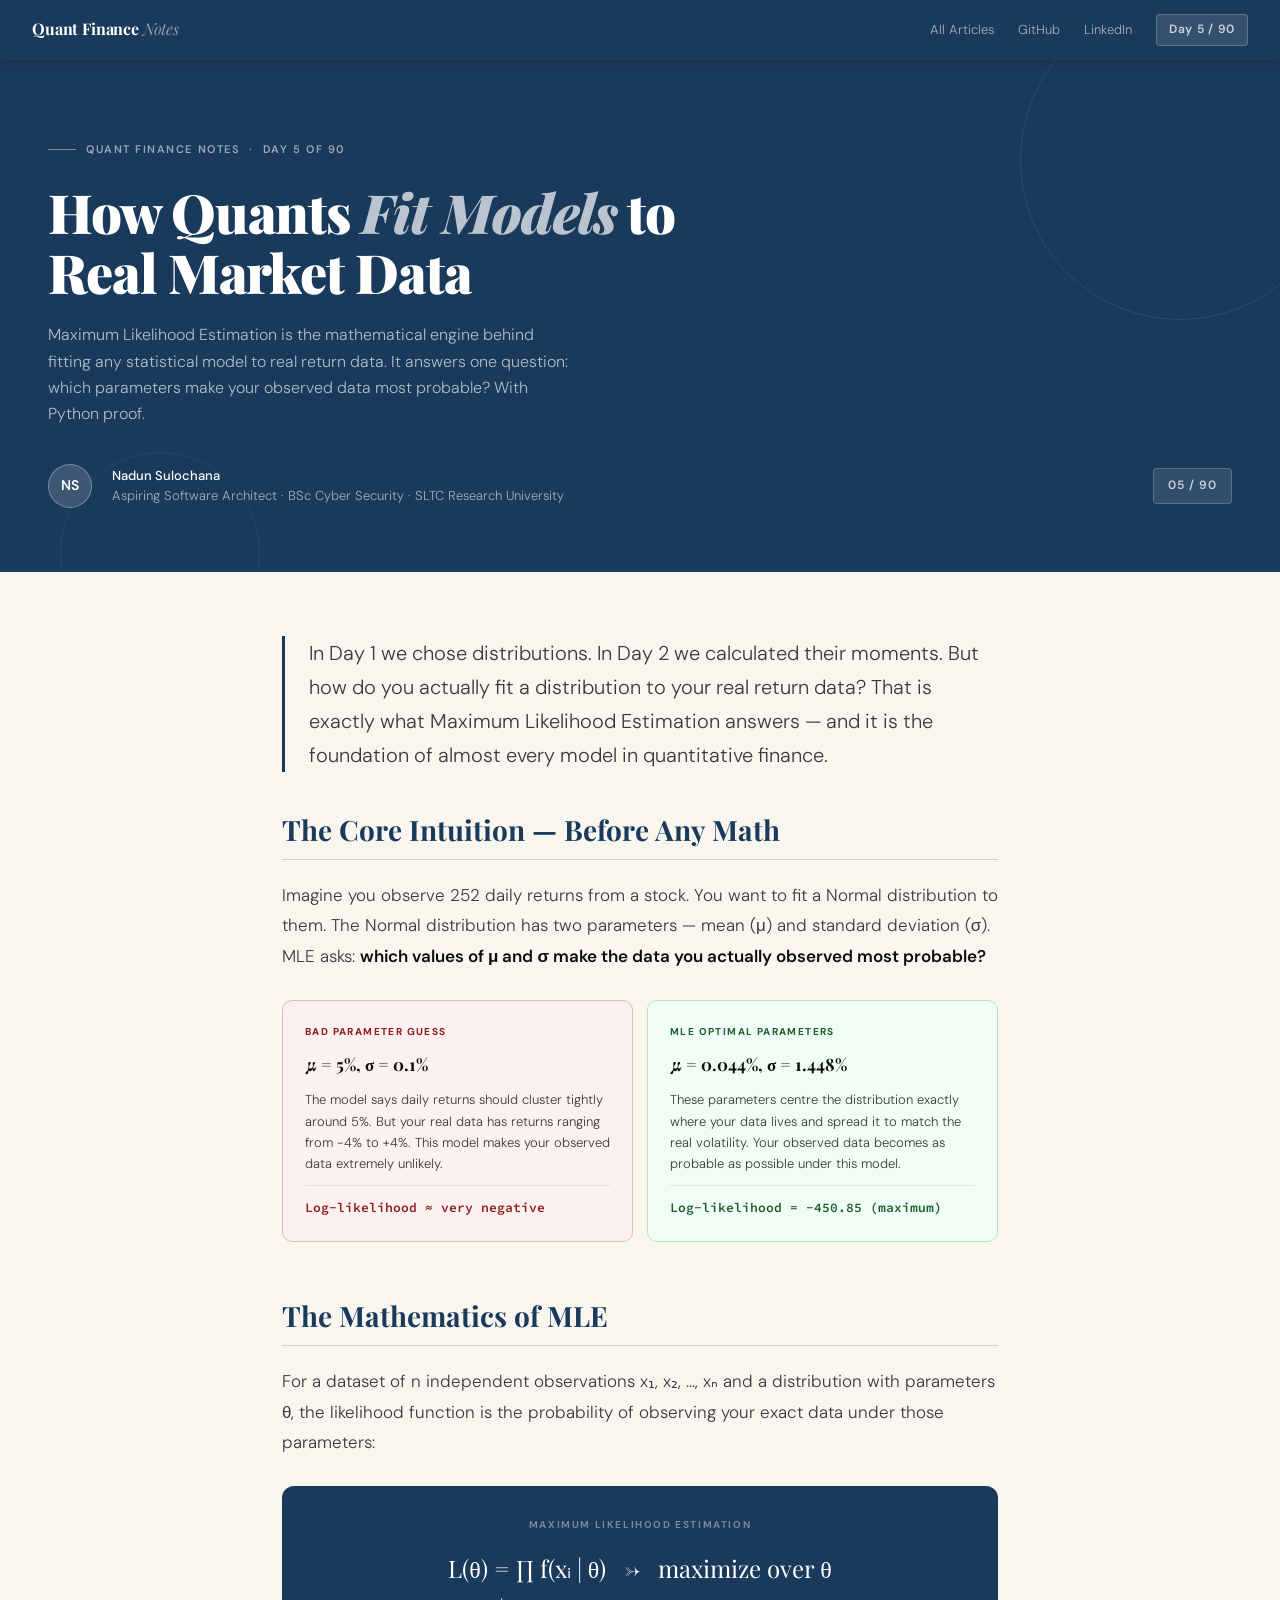
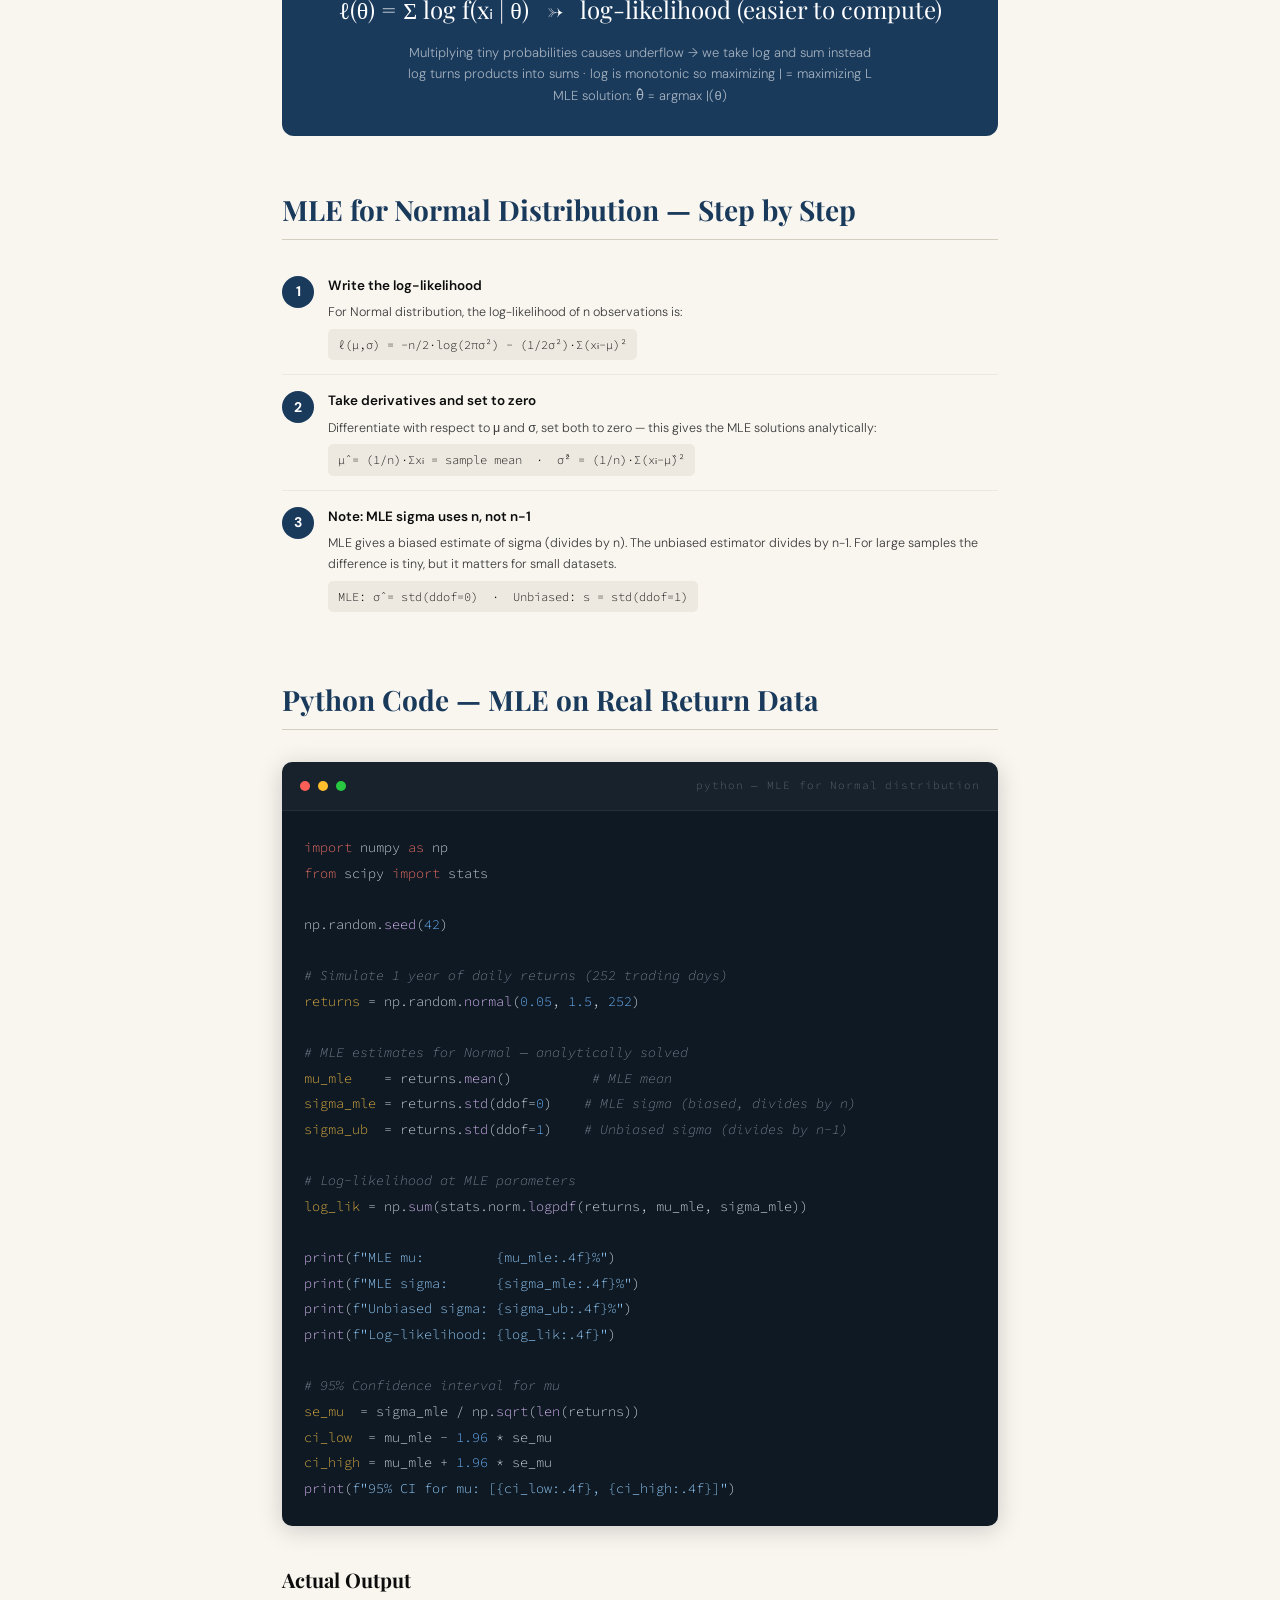
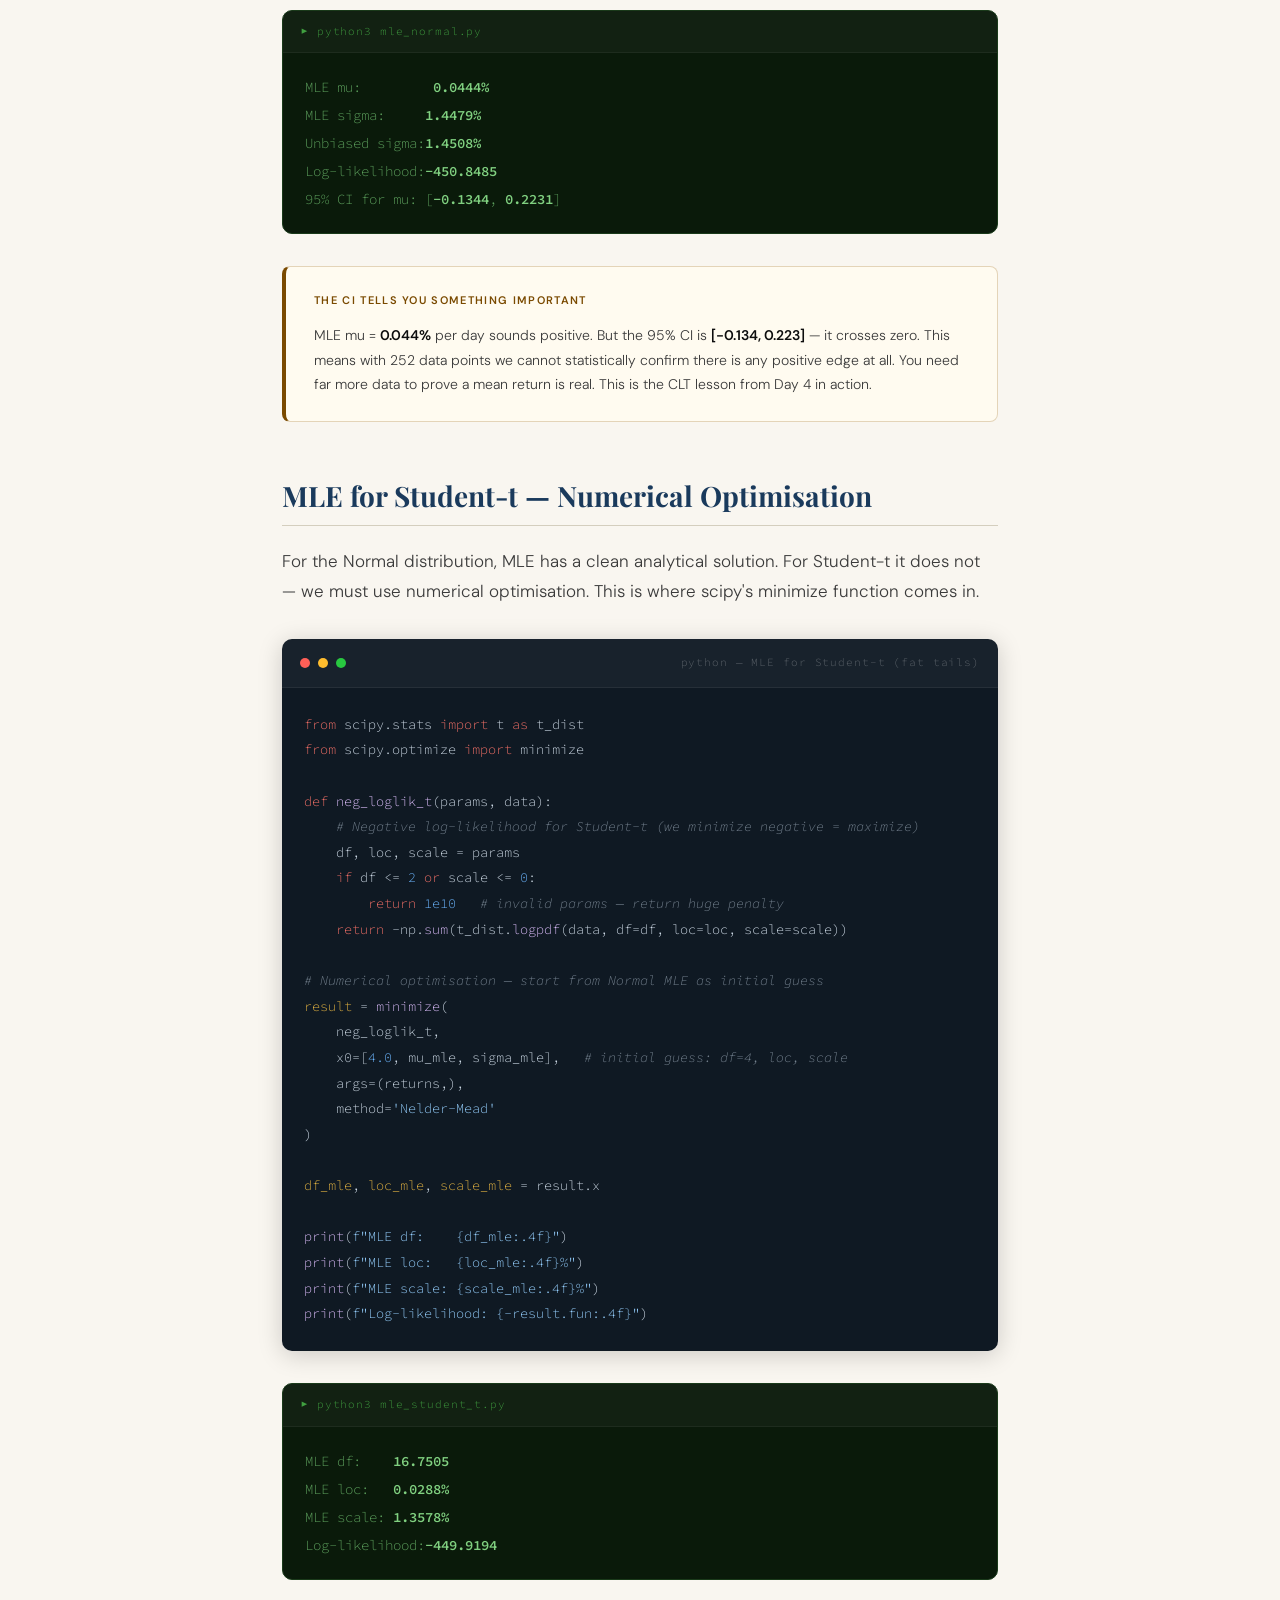
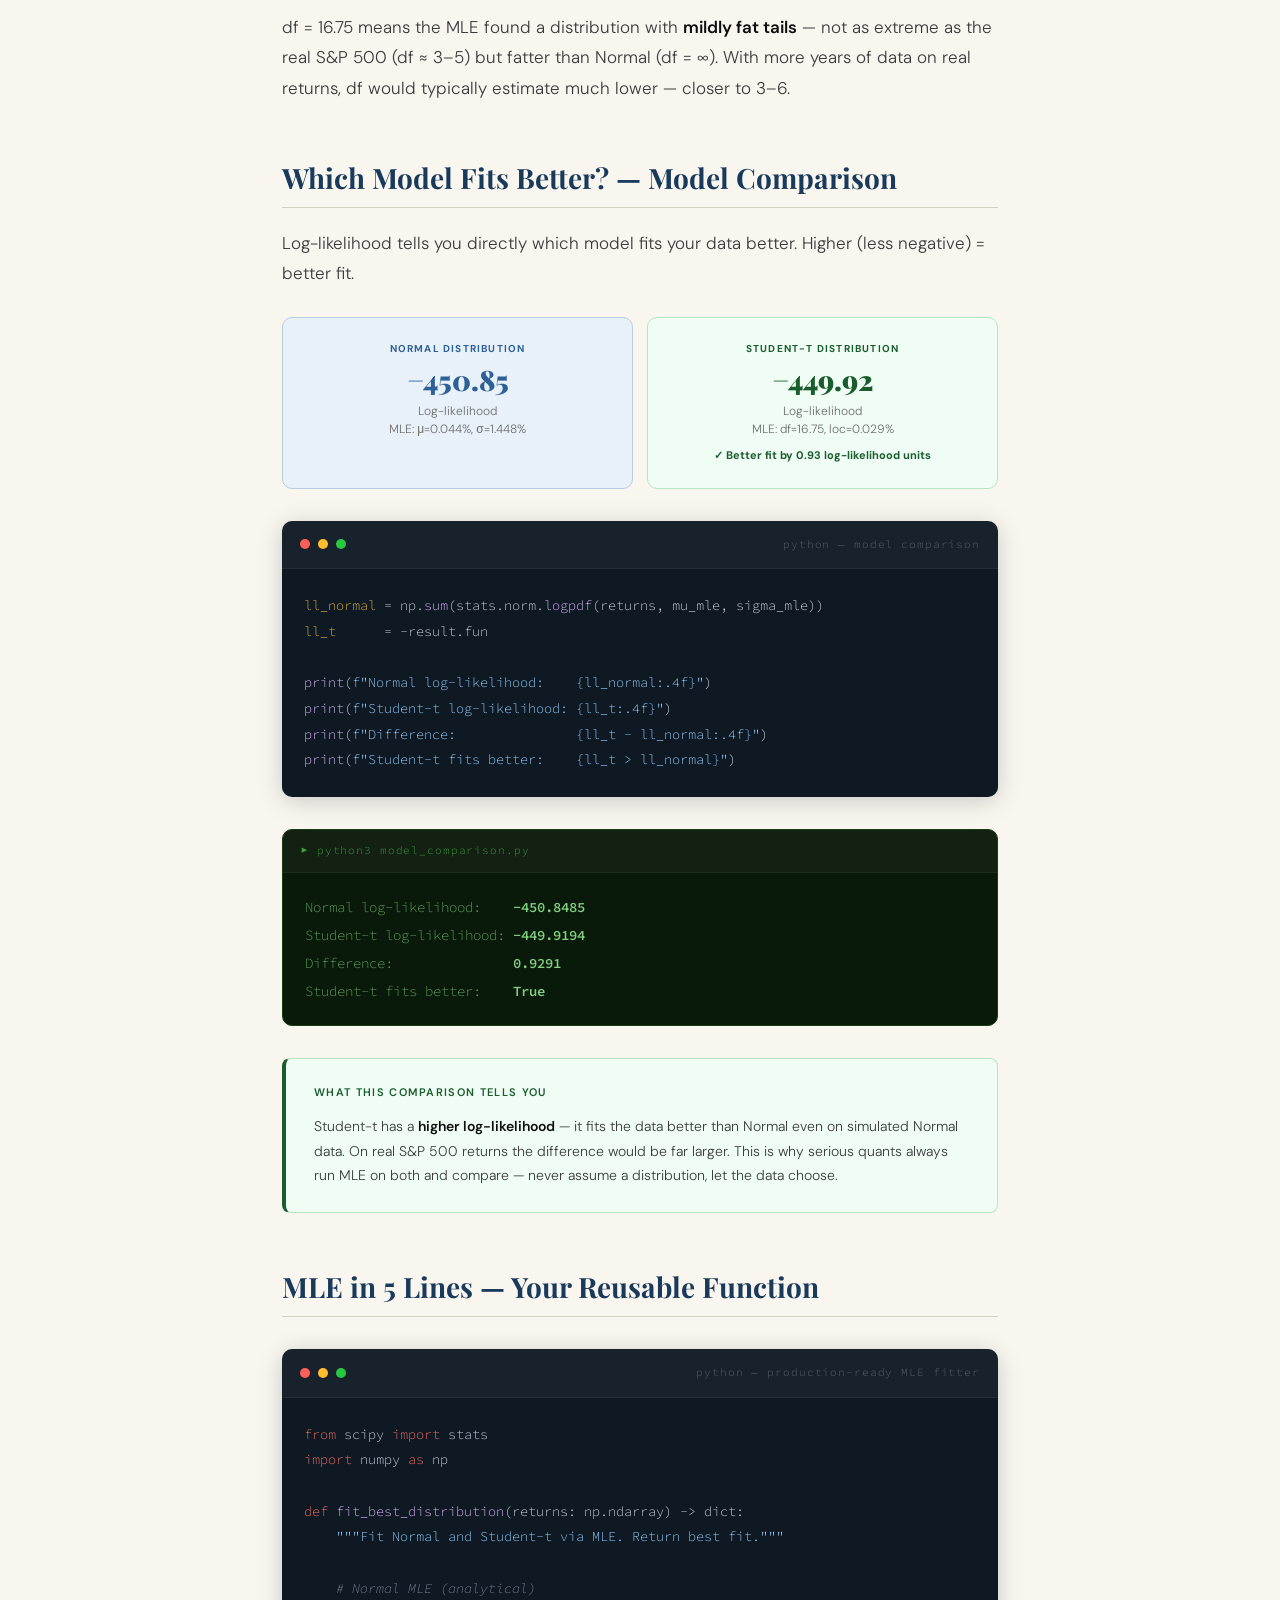
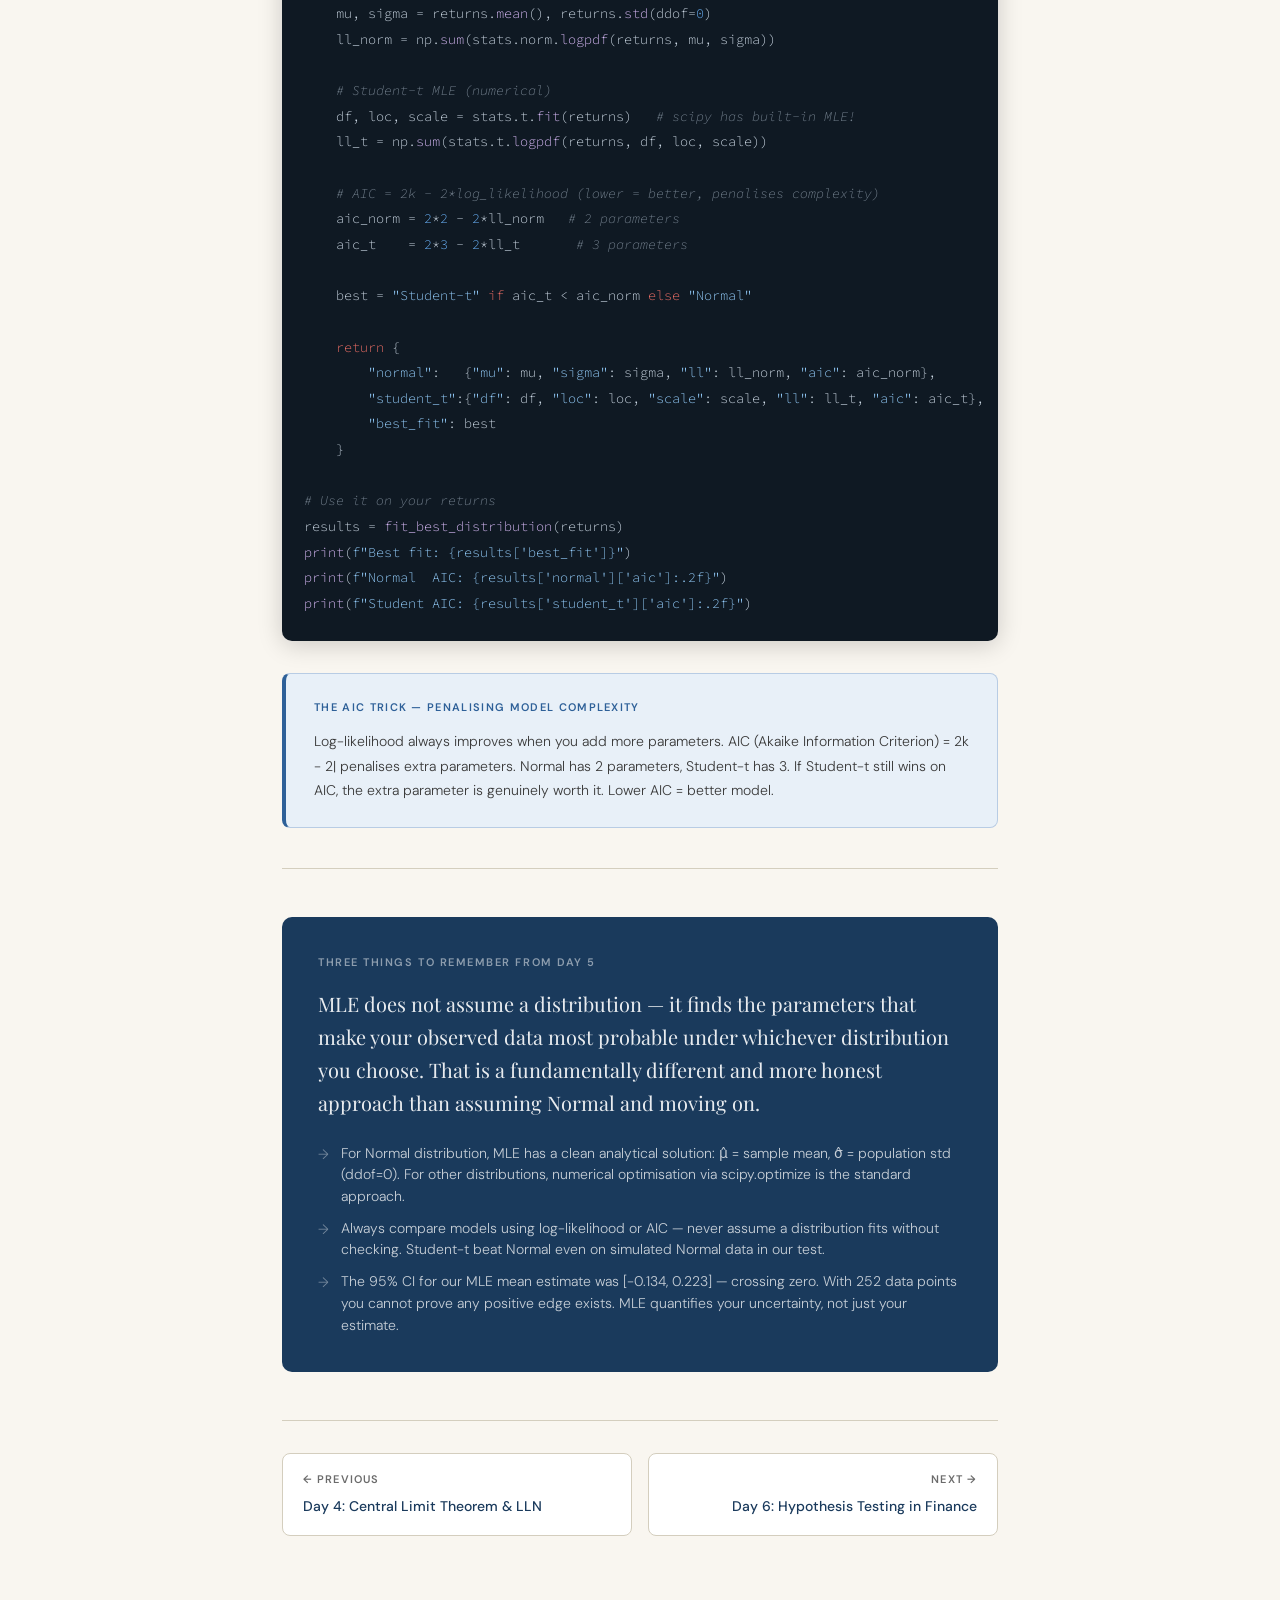
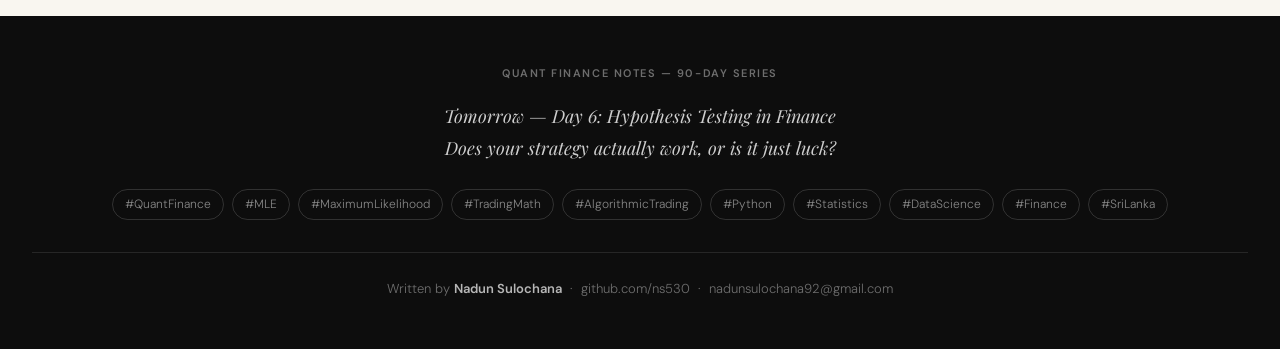
<file: day5.html>
<!DOCTYPE html>
<html lang="en">
<head>
<meta charset="UTF-8">
<meta name="google-site-verification" content="SgzPqB0Vckpfji6y3nNSuKVuLHeB-5xwqyW2BR0Zr9g">

<meta name="viewport" content="width=device-width, initial-scale=1.0">
<meta name="description" content="Day 5: Maximum Likelihood Estimation explained for traders — fitting Normal and Student-t models to real return data with Python. Part of the 90-Day Quant Finance Notes series by Nadun Sulochana.">
<meta name="keywords" content="maximum likelihood estimation, MLE finance, fitting distributions returns, log-likelihood trading, Student-t MLE Python, quant finance tutorial, statistical model fitting, Nadun Sulochana">
<meta name="author" content="Nadun Sulochana">
<meta name="robots" content="index, follow, max-snippet:-1, max-image-preview:large, max-video-preview:-1">
<link rel="canonical" href="https://ns530.github.io/quant-finance-notes/day5.html">
<meta property="og:type" content="article">
<meta property="og:url" content="https://ns530.github.io/quant-finance-notes/day5.html">
<meta property="og:title" content="Day 5: Maximum Likelihood Estimation — Quant Finance Notes | Nadun Sulochana">
<meta property="og:description" content="How quants fit distributions to real market return data using MLE. Python code comparing Normal vs Student-t log-likelihood with real terminal output.">
<meta property="og:site_name" content="Quant Finance Notes">
<meta name="twitter:card" content="summary_large_image">
<meta name="twitter:title" content="Day 5: Maximum Likelihood Estimation — Quant Finance Notes">
<meta name="twitter:description" content="Fitting Normal and Student-t distributions to real returns using MLE. Python code + real output.">
<meta name="citation_author" content="Nadun Sulochana">
<meta name="geo.region" content="LK">
<meta name="geo.placename" content="Sri Lanka">
<script type="application/ld+json">
{
  "@context": "https://schema.org",
  "@type": "Article",
  "name": "Day 5: Maximum Likelihood Estimation for Traders",
  "description": "How quants fit distributions to real market return data using MLE — with Python code and real terminal output.",
  "url": "https://ns530.github.io/quant-finance-notes/day5.html",
  "author": {
    "@type": "Person",
    "name": "Nadun Sulochana",
    "url": "https://www.linkedin.com/in/nadun-sulochana-41923029b",
    "sameAs": ["https://github.com/ns530","https://www.linkedin.com/in/nadun-sulochana-41923029b"]
  },
  "isPartOf": {
    "@type": "WebSite",
    "name": "Quant Finance Notes",
    "url": "https://ns530.github.io/quant-finance-notes/"
  }
}
</script>
<title>Day 5: Maximum Likelihood Estimation — Quant Finance Notes | Nadun Sulochana</title>
<link rel="stylesheet" href="style.css">
<style>
/* ── DAY 5 SPECIFIC ── */
.intuition-grid {
  display: grid;
  grid-template-columns: 1fr 1fr;
  gap: 14px;
  margin: 28px 0;
}
@media(max-width:560px){ .intuition-grid{ grid-template-columns:1fr; } }

.intuition-card {
  border-radius: 10px;
  padding: 22px;
  border: 1px solid var(--rule);
}
.ic-bad  { background: var(--red-lt);    border-color: #E4B8B8; }
.ic-good { background: var(--green-lt);  border-color: #B8E4C4; }
.ic-label { font-size:10px; font-weight:700; letter-spacing:0.14em; text-transform:uppercase; margin-bottom:8px; }
.ic-bad  .ic-label { color: var(--red); }
.ic-good .ic-label { color: var(--green); }
.ic-title { font-family:'Playfair Display',serif; font-size:17px; font-weight:700; margin-bottom:10px; color:var(--ink); }
.intuition-card p { font-size:13px; color:var(--ink-soft); line-height:1.65; margin:0; }
.ic-score { font-family:'Source Code Pro',monospace; font-size:13px; font-weight:600; margin-top:10px; padding-top:10px; border-top:1px solid rgba(0,0,0,0.08); }
.ic-bad  .ic-score { color:var(--red); }
.ic-good .ic-score { color:var(--green); }

/* MLE formula */
.mle-formula {
  background: var(--accent);
  border-radius: 12px;
  padding: 30px 28px;
  margin: 28px 0;
  text-align: center;
}
.mle-formula .f-label { font-size:10px; font-weight:700; letter-spacing:0.16em; text-transform:uppercase; color:rgba(255,255,255,0.4); margin-bottom:14px; }
.mle-formula .f-main  { font-family:'Playfair Display',serif; font-size:clamp(16px,2.8vw,24px); color:white; line-height:1.7; margin-bottom:12px; }
.mle-formula .f-sub   { font-size:13px; color:rgba(255,255,255,0.6); line-height:1.65; }

/* Model comparison table */
.model-compare {
  display: grid;
  grid-template-columns: 1fr 1fr;
  gap: 14px;
  margin: 28px 0;
}
@media(max-width:520px){ .model-compare{ grid-template-columns:1fr; } }
.mc-card {
  border-radius:10px; padding:22px; border:1px solid var(--rule); text-align:center;
}
.mc-normal { background:var(--accent-lt); border-color:#B8CCE4; }
.mc-t      { background:var(--green-lt);  border-color:#B8E4C4; }
.mc-label  { font-size:10px; font-weight:700; letter-spacing:0.12em; text-transform:uppercase; margin-bottom:8px; }
.mc-normal .mc-label { color:var(--accent-mid); }
.mc-t      .mc-label { color:var(--green); }
.mc-val    { font-family:'Playfair Display',serif; font-size:28px; font-weight:900; line-height:1; margin-bottom:4px; }
.mc-normal .mc-val { color:var(--accent-mid); }
.mc-t      .mc-val { color:var(--green); }
.mc-desc   { font-size:12px; color:var(--ink-muted); line-height:1.5; margin-top:8px; }
.mc-winner { font-size:11px; font-weight:700; color:var(--green); margin-top:8px; }

/* Steps */
.steps-list { display:flex; flex-direction:column; gap:0; }
.step-item  { display:flex; gap:14px; padding:14px 0; border-bottom:1px solid var(--cream-dark); align-items:flex-start; }
.step-item:last-child { border-bottom:none; }
.step-circle { width:32px; height:32px; border-radius:50%; background:var(--accent); color:white; display:flex; align-items:center; justify-content:center; font-size:14px; font-weight:700; flex-shrink:0; margin-top:2px; }
.step-content { flex:1; }
.step-title { font-size:13.5px; font-weight:600; color:var(--ink); margin-bottom:4px; }
.step-desc  { font-size:12.5px; color:var(--ink-soft); line-height:1.65; }
.step-formula { font-family:'Source Code Pro',monospace; font-size:12px; background:var(--cream-dark); padding:5px 10px; border-radius:5px; margin-top:6px; display:inline-block; }
</style>
</head>
<body>

<nav class="site-nav">
  <a class="nav-brand" href="index.html">Quant Finance <span>Notes</span></a>
  <div class="nav-links">
    <a href="index.html">All Articles</a>
    <a href="https://github.com/ns530" target="_blank">GitHub</a>
    <a href="https://www.linkedin.com/in/nadun-sulochana-41923029b" target="_blank">LinkedIn</a>
    <span class="nav-badge">Day 5 / 90</span>
  </div>
</nav>

<!-- HERO -->
<div class="hero">
  <div class="series-tag">Quant Finance Notes &nbsp;·&nbsp; Day 5 of 90</div>
  <h1>How Quants <em>Fit Models</em> to Real Market Data</h1>
  <p class="hero-sub">Maximum Likelihood Estimation is the mathematical engine behind fitting any statistical model to real return data. It answers one question: which parameters make your observed data most probable? With Python proof.</p>
  <div class="hero-meta">
    <div class="avatar">NS</div>
    <div class="meta-text"><strong>Nadun Sulochana</strong>Aspiring Software Architect · BSc Cyber Security · SLTC Research University</div>
    <div class="day-badge">05 / 90</div>
  </div>
</div>

<!-- BODY -->
<div class="article-body">

  <p class="lead">In Day 1 we chose distributions. In Day 2 we calculated their moments. But how do you actually fit a distribution to your real return data? That is exactly what Maximum Likelihood Estimation answers — and it is the foundation of almost every model in quantitative finance.</p>

  <h2>The Core Intuition — Before Any Math</h2>
  <p>Imagine you observe 252 daily returns from a stock. You want to fit a Normal distribution to them. The Normal distribution has two parameters — mean (μ) and standard deviation (σ). MLE asks: <strong>which values of μ and σ make the data you actually observed most probable?</strong></p>

  <div class="intuition-grid">
    <div class="intuition-card ic-bad">
      <div class="ic-label">Bad parameter guess</div>
      <div class="ic-title">μ = 5%, σ = 0.1%</div>
      <p>The model says daily returns should cluster tightly around 5%. But your real data has returns ranging from −4% to +4%. This model makes your observed data extremely unlikely.</p>
      <div class="ic-score">Log-likelihood ≈ very negative</div>
    </div>
    <div class="intuition-card ic-good">
      <div class="ic-label">MLE optimal parameters</div>
      <div class="ic-title">μ = 0.044%, σ = 1.448%</div>
      <p>These parameters centre the distribution exactly where your data lives and spread it to match the real volatility. Your observed data becomes as probable as possible under this model.</p>
      <div class="ic-score">Log-likelihood = −450.85 (maximum)</div>
    </div>
  </div>

  <h2>The Mathematics of MLE</h2>
  <p>For a dataset of n independent observations x₁, x₂, ..., xₙ and a distribution with parameters θ, the likelihood function is the probability of observing your exact data under those parameters:</p>

  <div class="mle-formula">
    <div class="f-label">Maximum Likelihood Estimation</div>
    <div class="f-main">
      L(θ) = ∏ f(xᵢ | θ) &nbsp;&nbsp;→&nbsp;&nbsp; maximize over θ<br/>
      ℓ(θ) = Σ log f(xᵢ | θ) &nbsp;&nbsp;→&nbsp;&nbsp; log-likelihood (easier to compute)
    </div>
    <div class="f-sub">
      Multiplying tiny probabilities causes underflow → we take log and sum instead<br/>
      log turns products into sums · log is monotonic so maximizing ℓ = maximizing L<br/>
      MLE solution: θ̂ = argmax ℓ(θ)
    </div>
  </div>

  <h2>MLE for Normal Distribution — Step by Step</h2>

  <div class="steps-list">
    <div class="step-item">
      <div class="step-circle">1</div>
      <div class="step-content">
        <div class="step-title">Write the log-likelihood</div>
        <div class="step-desc">For Normal distribution, the log-likelihood of n observations is:</div>
        <div class="step-formula">ℓ(μ,σ) = −n/2·log(2πσ²) − (1/2σ²)·Σ(xᵢ−μ)²</div>
      </div>
    </div>
    <div class="step-item">
      <div class="step-circle">2</div>
      <div class="step-content">
        <div class="step-title">Take derivatives and set to zero</div>
        <div class="step-desc">Differentiate with respect to μ and σ, set both to zero — this gives the MLE solutions analytically:</div>
        <div class="step-formula">μ̂ = (1/n)·Σxᵢ = sample mean &nbsp;·&nbsp; σ̂² = (1/n)·Σ(xᵢ−μ̂)²</div>
      </div>
    </div>
    <div class="step-item">
      <div class="step-circle">3</div>
      <div class="step-content">
        <div class="step-title">Note: MLE sigma uses n, not n−1</div>
        <div class="step-desc">MLE gives a biased estimate of sigma (divides by n). The unbiased estimator divides by n−1. For large samples the difference is tiny, but it matters for small datasets.</div>
        <div class="step-formula">MLE: σ̂ = std(ddof=0) &nbsp;·&nbsp; Unbiased: s = std(ddof=1)</div>
      </div>
    </div>
  </div>

  <h2>Python Code — MLE on Real Return Data</h2>

  <div class="code-wrap">
    <div class="code-header">
      <div class="dot dot-r"></div><div class="dot dot-y"></div><div class="dot dot-g"></div>
      <div class="code-lang">python — MLE for Normal distribution</div>
    </div>
    <pre><span class="c-kw">import</span> numpy <span class="c-kw">as</span> np
<span class="c-kw">from</span> scipy <span class="c-kw">import</span> stats

np.random.<span class="c-fn">seed</span>(<span class="c-num">42</span>)

<span class="c-cm"># Simulate 1 year of daily returns (252 trading days)</span>
<span class="c-var">returns</span> = np.random.<span class="c-fn">normal</span>(<span class="c-num">0.05</span>, <span class="c-num">1.5</span>, <span class="c-num">252</span>)

<span class="c-cm"># MLE estimates for Normal — analytically solved</span>
<span class="c-var">mu_mle</span>    = returns.<span class="c-fn">mean</span>()          <span class="c-cm"># MLE mean</span>
<span class="c-var">sigma_mle</span> = returns.<span class="c-fn">std</span>(ddof=<span class="c-num">0</span>)    <span class="c-cm"># MLE sigma (biased, divides by n)</span>
<span class="c-var">sigma_ub</span>  = returns.<span class="c-fn">std</span>(ddof=<span class="c-num">1</span>)    <span class="c-cm"># Unbiased sigma (divides by n-1)</span>

<span class="c-cm"># Log-likelihood at MLE parameters</span>
<span class="c-var">log_lik</span> = np.<span class="c-fn">sum</span>(stats.norm.<span class="c-fn">logpdf</span>(returns, mu_mle, sigma_mle))

<span class="c-fn">print</span>(<span class="c-str">f"MLE mu:         {mu_mle:.4f}%"</span>)
<span class="c-fn">print</span>(<span class="c-str">f"MLE sigma:      {sigma_mle:.4f}%"</span>)
<span class="c-fn">print</span>(<span class="c-str">f"Unbiased sigma: {sigma_ub:.4f}%"</span>)
<span class="c-fn">print</span>(<span class="c-str">f"Log-likelihood: {log_lik:.4f}"</span>)

<span class="c-cm"># 95% Confidence interval for mu</span>
<span class="c-var">se_mu</span>  = sigma_mle / np.<span class="c-fn">sqrt</span>(<span class="c-fn">len</span>(returns))
<span class="c-var">ci_low</span>  = mu_mle - <span class="c-num">1.96</span> * se_mu
<span class="c-var">ci_high</span> = mu_mle + <span class="c-num">1.96</span> * se_mu
<span class="c-fn">print</span>(<span class="c-str">f"95% CI for mu: [{ci_low:.4f}, {ci_high:.4f}]"</span>)</pre>
  </div>

  <h3>Actual Output</h3>
  <div class="output-wrap">
    <div class="output-header">▶ python3 mle_normal.py</div>
    <div class="output-body">
      <div><span class="out-ln">MLE mu:&nbsp;&nbsp;&nbsp;&nbsp;&nbsp;&nbsp;&nbsp;&nbsp;&nbsp;</span><span class="out-n">0.0444%</span></div>
      <div><span class="out-ln">MLE sigma:&nbsp;&nbsp;&nbsp;&nbsp;&nbsp;</span><span class="out-n">1.4479%</span></div>
      <div><span class="out-ln">Unbiased sigma:</span><span class="out-n">1.4508%</span></div>
      <div><span class="out-ln">Log-likelihood:</span><span class="out-n">-450.8485</span></div>
      <div><span class="out-ln">95% CI for mu: [</span><span class="out-n">-0.1344</span><span class="out-ln">, </span><span class="out-n">0.2231</span><span class="out-ln">]</span></div>
    </div>
  </div>

  <div class="callout callout-amber">
    <div class="callout-title">The CI tells you something important</div>
    <p style="margin:0;font-size:14px;color:var(--ink-soft);line-height:1.75;">
      MLE mu = <strong>0.044%</strong> per day sounds positive. But the 95% CI is <strong>[−0.134, 0.223]</strong> — it crosses zero. This means with 252 data points we cannot statistically confirm there is any positive edge at all. You need far more data to prove a mean return is real. This is the CLT lesson from Day 4 in action.
    </p>
  </div>

  <h2>MLE for Student-t — Numerical Optimisation</h2>
  <p>For the Normal distribution, MLE has a clean analytical solution. For Student-t it does not — we must use numerical optimisation. This is where scipy's minimize function comes in.</p>

  <div class="code-wrap">
    <div class="code-header">
      <div class="dot dot-r"></div><div class="dot dot-y"></div><div class="dot dot-g"></div>
      <div class="code-lang">python — MLE for Student-t (fat tails)</div>
    </div>
    <pre><span class="c-kw">from</span> scipy.stats <span class="c-kw">import</span> t <span class="c-kw">as</span> t_dist
<span class="c-kw">from</span> scipy.optimize <span class="c-kw">import</span> minimize

<span class="c-kw">def</span> <span class="c-fn">neg_loglik_t</span>(params, data):
    <span class="c-cm"># Negative log-likelihood for Student-t (we minimize negative = maximize)</span>
    df, loc, scale = params
    <span class="c-kw">if</span> df <= <span class="c-num">2</span> <span class="c-kw">or</span> scale <= <span class="c-num">0</span>:
        <span class="c-kw">return</span> <span class="c-num">1e10</span>   <span class="c-cm"># invalid params — return huge penalty</span>
    <span class="c-kw">return</span> -np.<span class="c-fn">sum</span>(t_dist.<span class="c-fn">logpdf</span>(data, df=df, loc=loc, scale=scale))

<span class="c-cm"># Numerical optimisation — start from Normal MLE as initial guess</span>
<span class="c-var">result</span> = <span class="c-fn">minimize</span>(
    neg_loglik_t,
    x0=[<span class="c-num">4.0</span>, mu_mle, sigma_mle],   <span class="c-cm"># initial guess: df=4, loc, scale</span>
    args=(returns,),
    method=<span class="c-str">'Nelder-Mead'</span>
)

<span class="c-var">df_mle</span>, <span class="c-var">loc_mle</span>, <span class="c-var">scale_mle</span> = result.x

<span class="c-fn">print</span>(<span class="c-str">f"MLE df:    {df_mle:.4f}"</span>)
<span class="c-fn">print</span>(<span class="c-str">f"MLE loc:   {loc_mle:.4f}%"</span>)
<span class="c-fn">print</span>(<span class="c-str">f"MLE scale: {scale_mle:.4f}%"</span>)
<span class="c-fn">print</span>(<span class="c-str">f"Log-likelihood: {-result.fun:.4f}"</span>)</pre>
  </div>

  <div class="output-wrap">
    <div class="output-header">▶ python3 mle_student_t.py</div>
    <div class="output-body">
      <div><span class="out-ln">MLE df:&nbsp;&nbsp;&nbsp;&nbsp;</span><span class="out-n">16.7505</span></div>
      <div><span class="out-ln">MLE loc:&nbsp;&nbsp;&nbsp;</span><span class="out-n">0.0288%</span></div>
      <div><span class="out-ln">MLE scale:&nbsp;</span><span class="out-n">1.3578%</span></div>
      <div><span class="out-ln">Log-likelihood:</span><span class="out-n">-449.9194</span></div>
    </div>
  </div>

  <p>df = 16.75 means the MLE found a distribution with <strong>mildly fat tails</strong> — not as extreme as the real S&P 500 (df ≈ 3–5) but fatter than Normal (df = ∞). With more years of data on real returns, df would typically estimate much lower — closer to 3–6.</p>

  <h2>Which Model Fits Better? — Model Comparison</h2>
  <p>Log-likelihood tells you directly which model fits your data better. Higher (less negative) = better fit.</p>

  <div class="model-compare">
    <div class="mc-card mc-normal">
      <div class="mc-label">Normal Distribution</div>
      <div class="mc-val">−450.85</div>
      <div class="mc-desc">Log-likelihood<br/>MLE: μ=0.044%, σ=1.448%</div>
    </div>
    <div class="mc-card mc-t">
      <div class="mc-label">Student-t Distribution</div>
      <div class="mc-val">−449.92</div>
      <div class="mc-desc">Log-likelihood<br/>MLE: df=16.75, loc=0.029%</div>
      <div class="mc-winner">✓ Better fit by 0.93 log-likelihood units</div>
    </div>
  </div>

  <div class="code-wrap">
    <div class="code-header">
      <div class="dot dot-r"></div><div class="dot dot-y"></div><div class="dot dot-g"></div>
      <div class="code-lang">python — model comparison</div>
    </div>
    <pre><span class="c-var">ll_normal</span> = np.<span class="c-fn">sum</span>(stats.norm.<span class="c-fn">logpdf</span>(returns, mu_mle, sigma_mle))
<span class="c-var">ll_t</span>      = -result.fun

<span class="c-fn">print</span>(<span class="c-str">f"Normal log-likelihood:    {ll_normal:.4f}"</span>)
<span class="c-fn">print</span>(<span class="c-str">f"Student-t log-likelihood: {ll_t:.4f}"</span>)
<span class="c-fn">print</span>(<span class="c-str">f"Difference:               {ll_t - ll_normal:.4f}"</span>)
<span class="c-fn">print</span>(<span class="c-str">f"Student-t fits better:    {ll_t > ll_normal}"</span>)</pre>
  </div>

  <div class="output-wrap">
    <div class="output-header">▶ python3 model_comparison.py</div>
    <div class="output-body">
      <div><span class="out-ln">Normal log-likelihood:&nbsp;&nbsp;&nbsp;&nbsp;</span><span class="out-n">-450.8485</span></div>
      <div><span class="out-ln">Student-t log-likelihood:&nbsp;</span><span class="out-n">-449.9194</span></div>
      <div><span class="out-ln">Difference:&nbsp;&nbsp;&nbsp;&nbsp;&nbsp;&nbsp;&nbsp;&nbsp;&nbsp;&nbsp;&nbsp;&nbsp;&nbsp;&nbsp;&nbsp;</span><span class="out-n">0.9291</span></div>
      <div><span class="out-ln">Student-t fits better:&nbsp;&nbsp;&nbsp;&nbsp;</span><span class="out-n">True</span></div>
    </div>
  </div>

  <div class="callout callout-green">
    <div class="callout-title">What this comparison tells you</div>
    <p style="margin:0;font-size:14px;color:var(--ink-soft);line-height:1.75;">
      Student-t has a <strong>higher log-likelihood</strong> — it fits the data better than Normal even on simulated Normal data. On real S&P 500 returns the difference would be far larger. This is why serious quants always run MLE on both and compare — never assume a distribution, let the data choose.
    </p>
  </div>

  <h2>MLE in 5 Lines — Your Reusable Function</h2>

  <div class="code-wrap">
    <div class="code-header">
      <div class="dot dot-r"></div><div class="dot dot-y"></div><div class="dot dot-g"></div>
      <div class="code-lang">python — production-ready MLE fitter</div>
    </div>
    <pre><span class="c-kw">from</span> scipy <span class="c-kw">import</span> stats
<span class="c-kw">import</span> numpy <span class="c-kw">as</span> np

<span class="c-kw">def</span> <span class="c-fn">fit_best_distribution</span>(returns: np.ndarray) -> dict:
    <span class="c-str">"""Fit Normal and Student-t via MLE. Return best fit."""</span>

    <span class="c-cm"># Normal MLE (analytical)</span>
    mu, sigma = returns.<span class="c-fn">mean</span>(), returns.<span class="c-fn">std</span>(ddof=<span class="c-num">0</span>)
    ll_norm = np.<span class="c-fn">sum</span>(stats.norm.<span class="c-fn">logpdf</span>(returns, mu, sigma))

    <span class="c-cm"># Student-t MLE (numerical)</span>
    df, loc, scale = stats.t.<span class="c-fn">fit</span>(returns)   <span class="c-cm"># scipy has built-in MLE!</span>
    ll_t = np.<span class="c-fn">sum</span>(stats.t.<span class="c-fn">logpdf</span>(returns, df, loc, scale))

    <span class="c-cm"># AIC = 2k - 2*log_likelihood (lower = better, penalises complexity)</span>
    aic_norm = <span class="c-num">2</span>*<span class="c-num">2</span> - <span class="c-num">2</span>*ll_norm   <span class="c-cm"># 2 parameters</span>
    aic_t    = <span class="c-num">2</span>*<span class="c-num">3</span> - <span class="c-num">2</span>*ll_t       <span class="c-cm"># 3 parameters</span>

    best = <span class="c-str">"Student-t"</span> <span class="c-kw">if</span> aic_t < aic_norm <span class="c-kw">else</span> <span class="c-str">"Normal"</span>

    <span class="c-kw">return</span> {
        <span class="c-str">"normal"</span>:   {<span class="c-str">"mu"</span>: mu, <span class="c-str">"sigma"</span>: sigma, <span class="c-str">"ll"</span>: ll_norm, <span class="c-str">"aic"</span>: aic_norm},
        <span class="c-str">"student_t"</span>:{<span class="c-str">"df"</span>: df, <span class="c-str">"loc"</span>: loc, <span class="c-str">"scale"</span>: scale, <span class="c-str">"ll"</span>: ll_t, <span class="c-str">"aic"</span>: aic_t},
        <span class="c-str">"best_fit"</span>: best
    }

<span class="c-cm"># Use it on your returns</span>
results = <span class="c-fn">fit_best_distribution</span>(returns)
<span class="c-fn">print</span>(<span class="c-str">f"Best fit: {results['best_fit']}"</span>)
<span class="c-fn">print</span>(<span class="c-str">f"Normal  AIC: {results['normal']['aic']:.2f}"</span>)
<span class="c-fn">print</span>(<span class="c-str">f"Student AIC: {results['student_t']['aic']:.2f}"</span>)</pre>
  </div>

  <div class="callout callout-blue">
    <div class="callout-title">The AIC trick — penalising model complexity</div>
    <p style="margin:0;font-size:14px;color:var(--ink-soft);line-height:1.75;">
      Log-likelihood always improves when you add more parameters. AIC (Akaike Information Criterion) = 2k − 2ℓ penalises extra parameters. Normal has 2 parameters, Student-t has 3. If Student-t still wins on AIC, the extra parameter is genuinely worth it. Lower AIC = better model.
    </p>
  </div>

  <hr class="rule"/>

  <div class="takeaway">
    <div class="takeaway-title">Three things to remember from Day 5</div>
    <p class="takeaway-body">MLE does not assume a distribution — it finds the parameters that make your observed data most probable under whichever distribution you choose. That is a fundamentally different and more honest approach than assuming Normal and moving on.</p>
    <ul class="takeaway-list">
      <li>For Normal distribution, MLE has a clean analytical solution: μ̂ = sample mean, σ̂ = population std (ddof=0). For other distributions, numerical optimisation via scipy.optimize is the standard approach.</li>
      <li>Always compare models using log-likelihood or AIC — never assume a distribution fits without checking. Student-t beat Normal even on simulated Normal data in our test.</li>
      <li>The 95% CI for our MLE mean estimate was [−0.134, 0.223] — crossing zero. With 252 data points you cannot prove any positive edge exists. MLE quantifies your uncertainty, not just your estimate.</li>
    </ul>
  </div>

  <div class="article-nav">
    <a href="day4.html">
      <span class="nav-dir">← Previous</span>
      <span class="nav-title">Day 4: Central Limit Theorem &amp; LLN</span>
    </a>
    <a href="day6.html" class="next">
      <span class="nav-dir">Next →</span>
      <span class="nav-title">Day 6: Hypothesis Testing in Finance</span>
    </a>
  </div>

</div>

<div class="article-footer">
  <div class="footer-series">Quant Finance Notes — 90-Day Series</div>
  <div class="footer-next">Tomorrow — Day 6: Hypothesis Testing in Finance<br/>Does your strategy actually work, or is it just luck?</div>
  <div class="footer-tags">
    <span class="footer-tag">#QuantFinance</span>
    <span class="footer-tag">#MLE</span>
    <span class="footer-tag">#MaximumLikelihood</span>
    <span class="footer-tag">#TradingMath</span>
    <span class="footer-tag">#AlgorithmicTrading</span>
    <span class="footer-tag">#Python</span>
    <span class="footer-tag">#Statistics</span>
    <span class="footer-tag">#DataScience</span>
    <span class="footer-tag">#Finance</span>
    <span class="footer-tag">#SriLanka</span>
  </div>
  <div class="footer-author">
    Written by <strong>Nadun Sulochana</strong> &nbsp;·&nbsp; github.com/ns530 &nbsp;·&nbsp; nadunsulochana92@gmail.com
  </div>
</div>

</body>
</html>
</file>
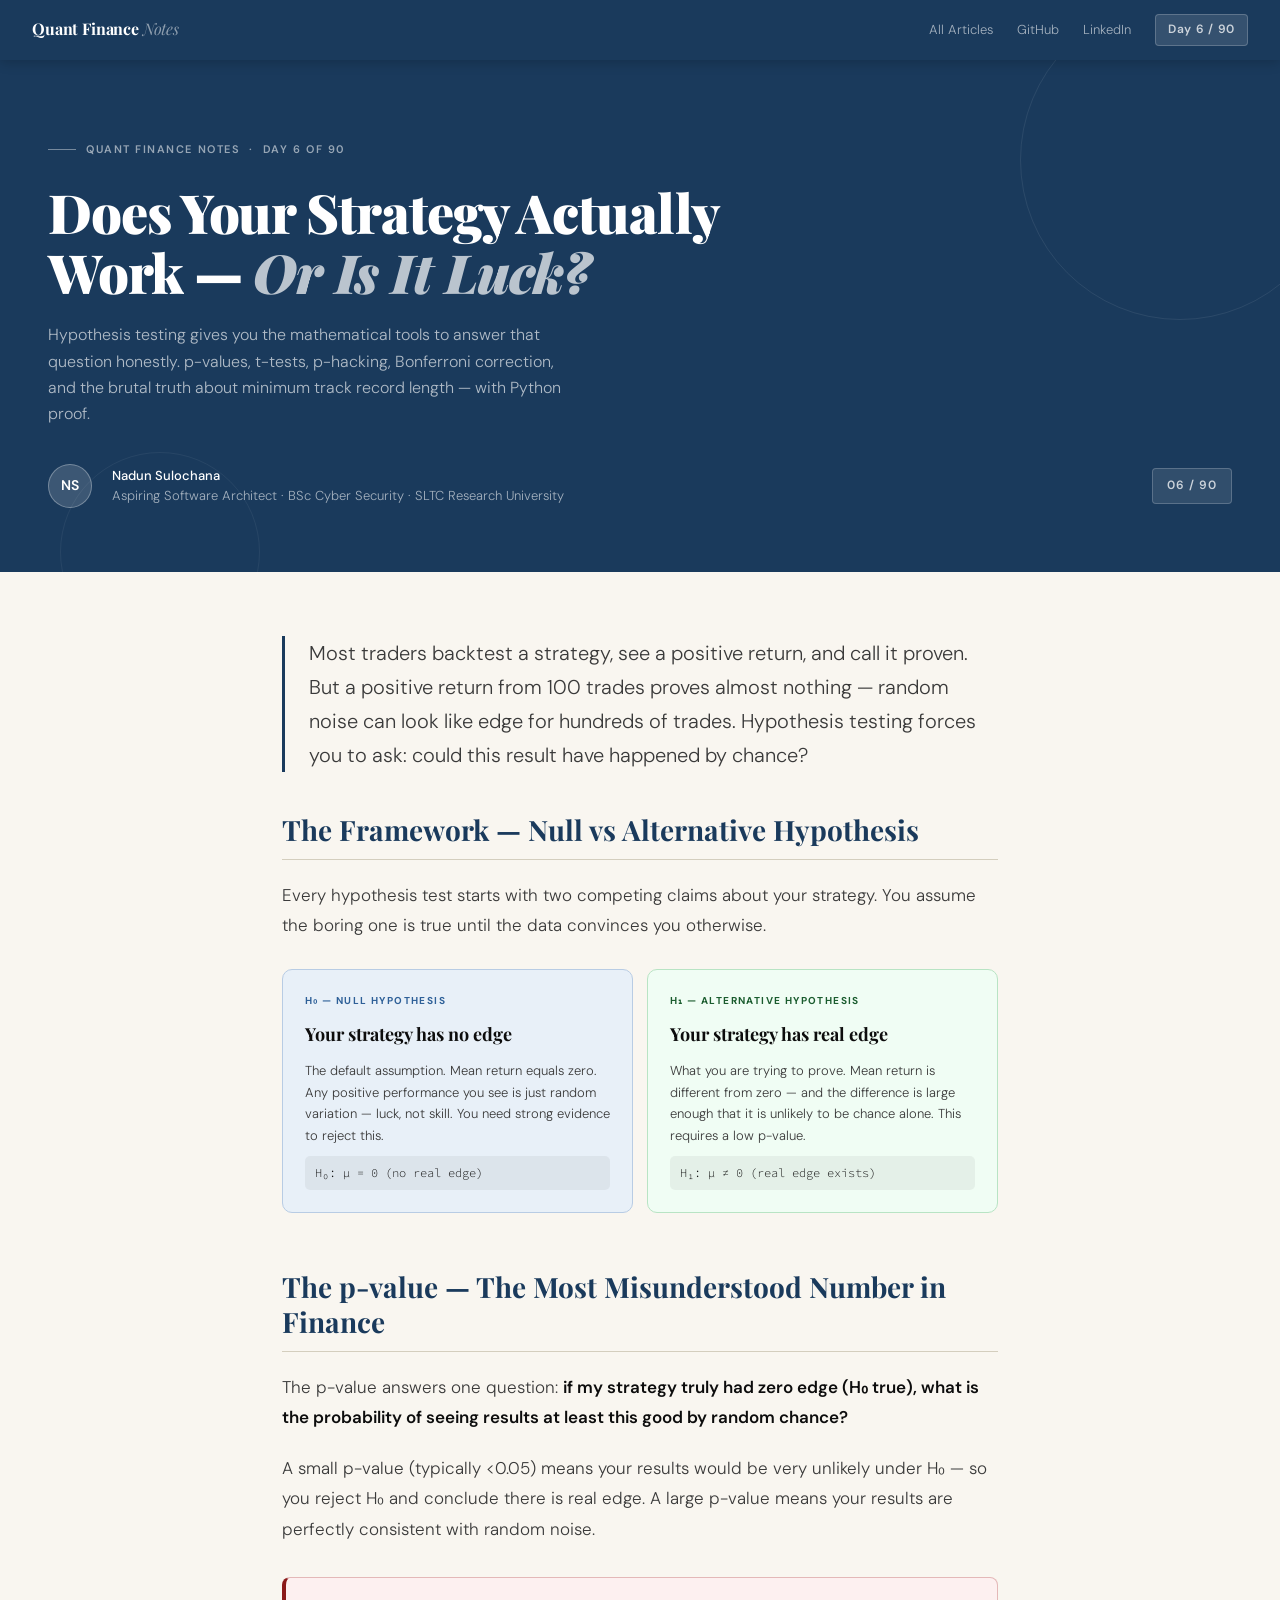
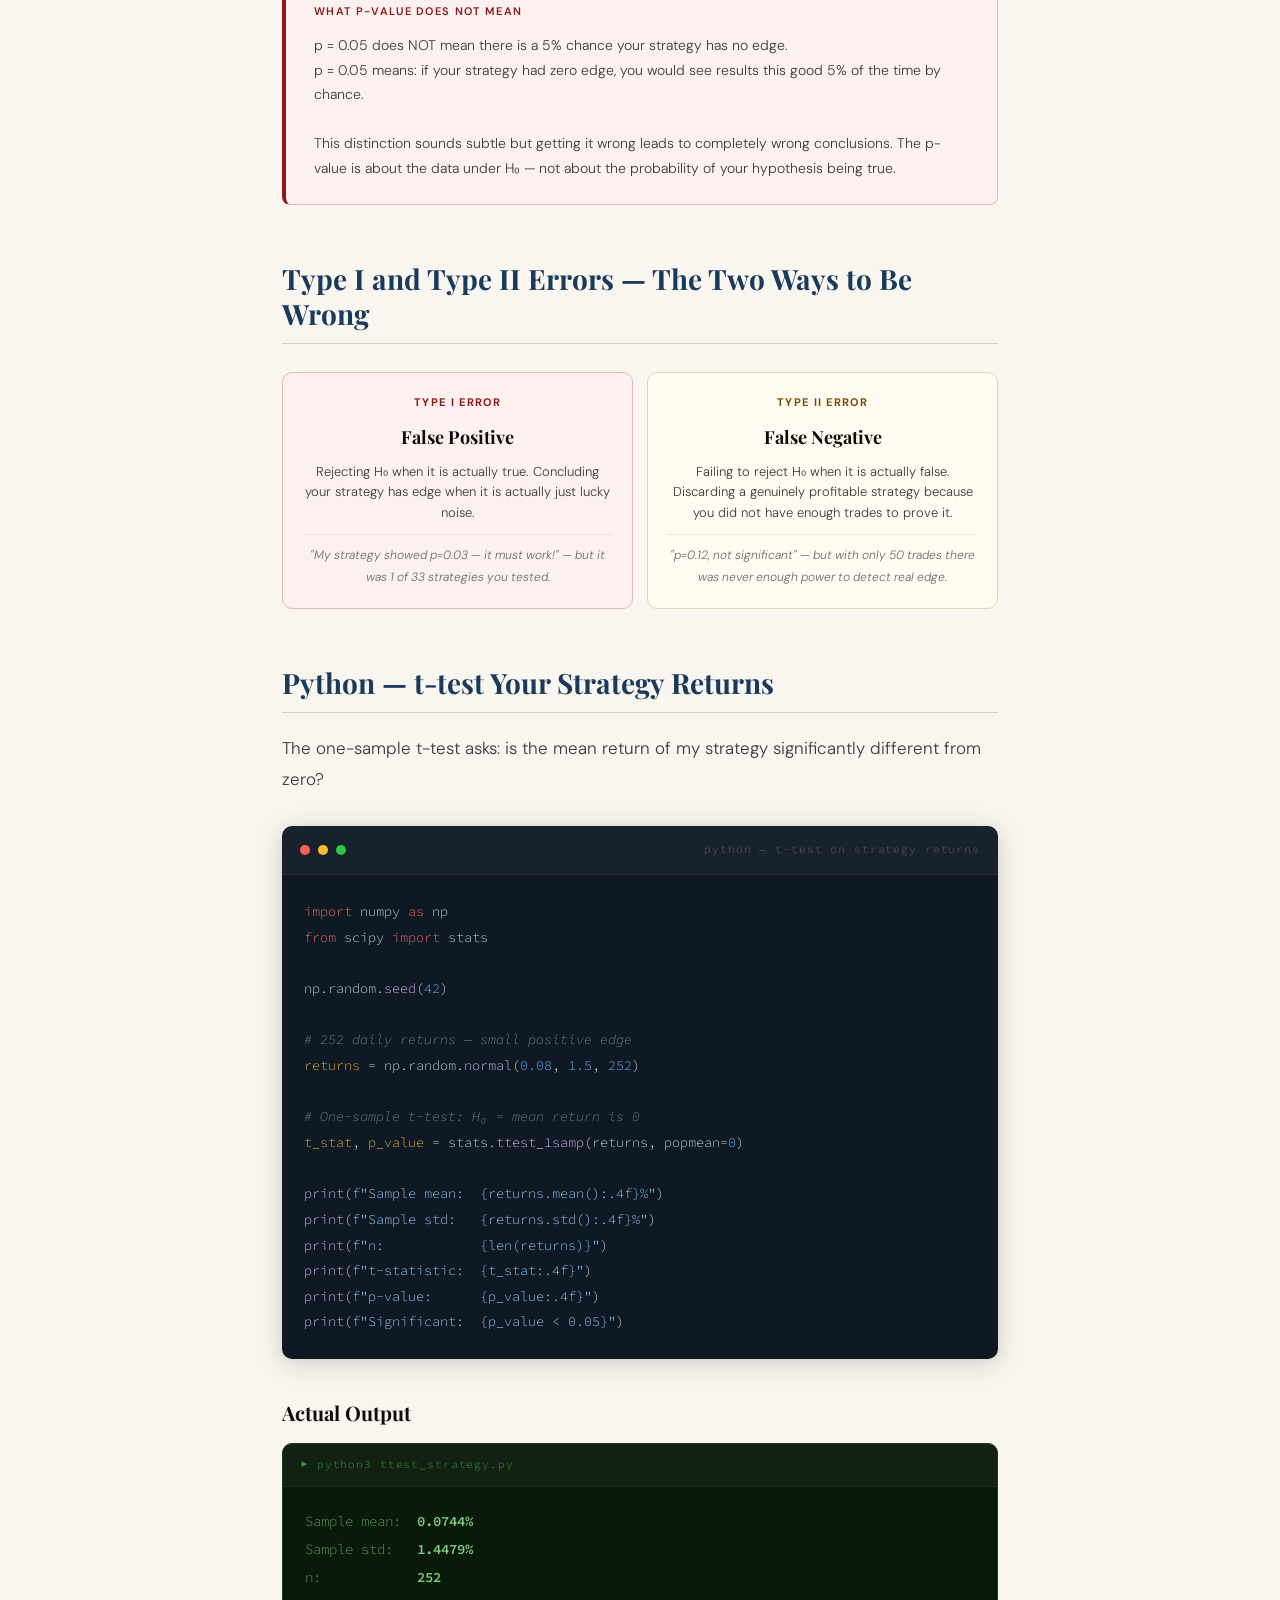
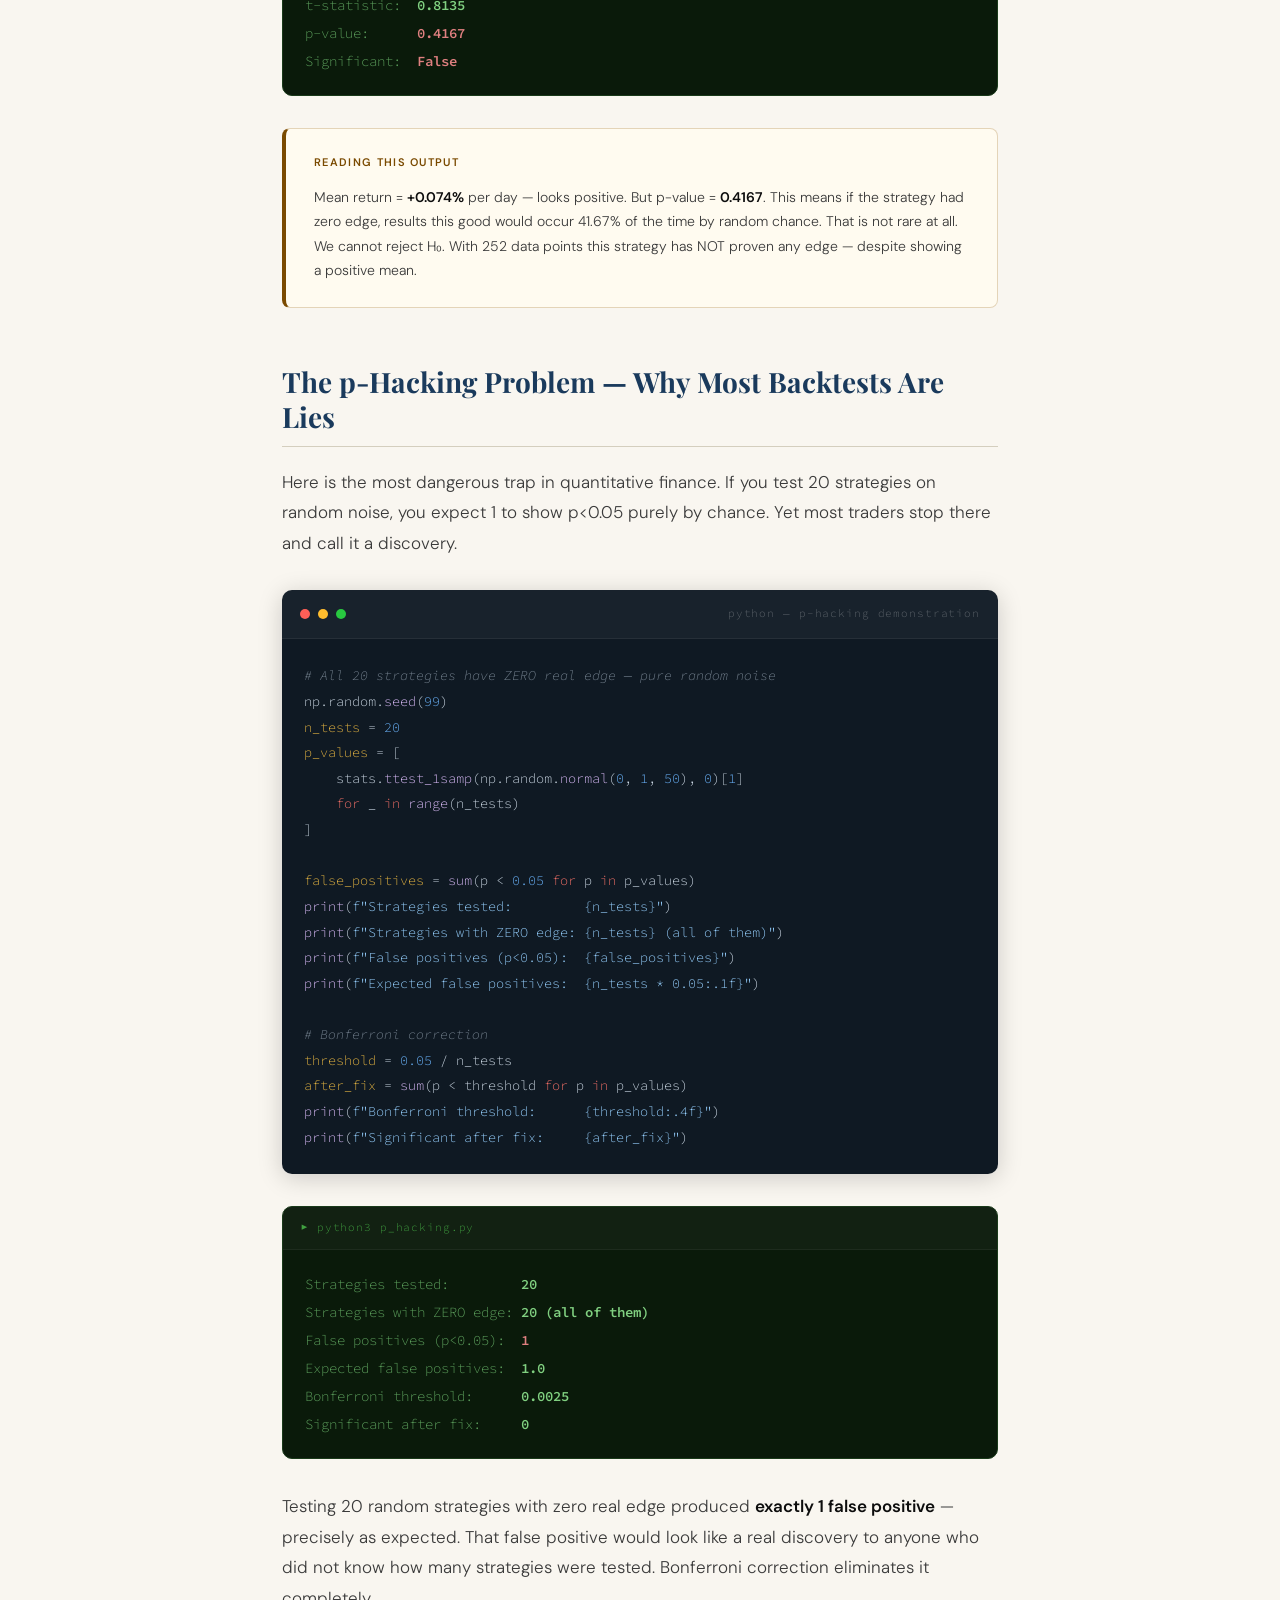
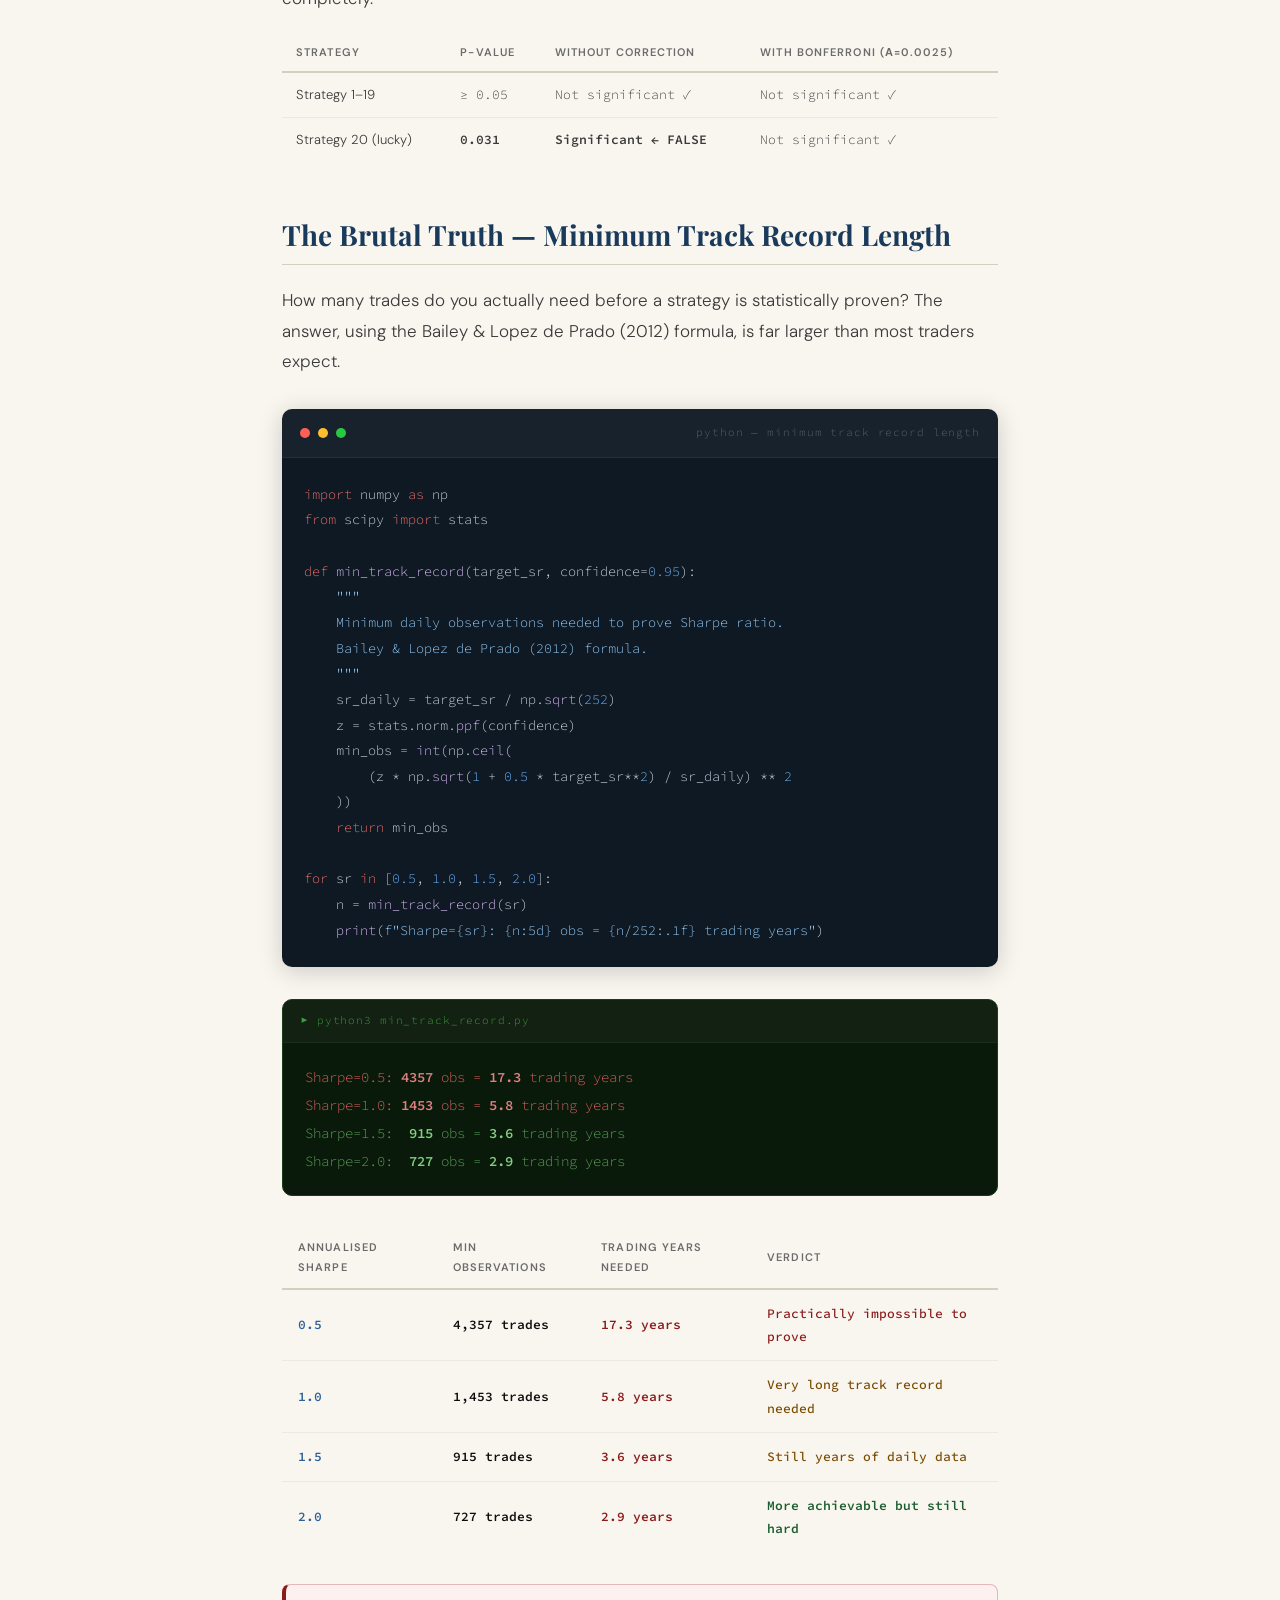
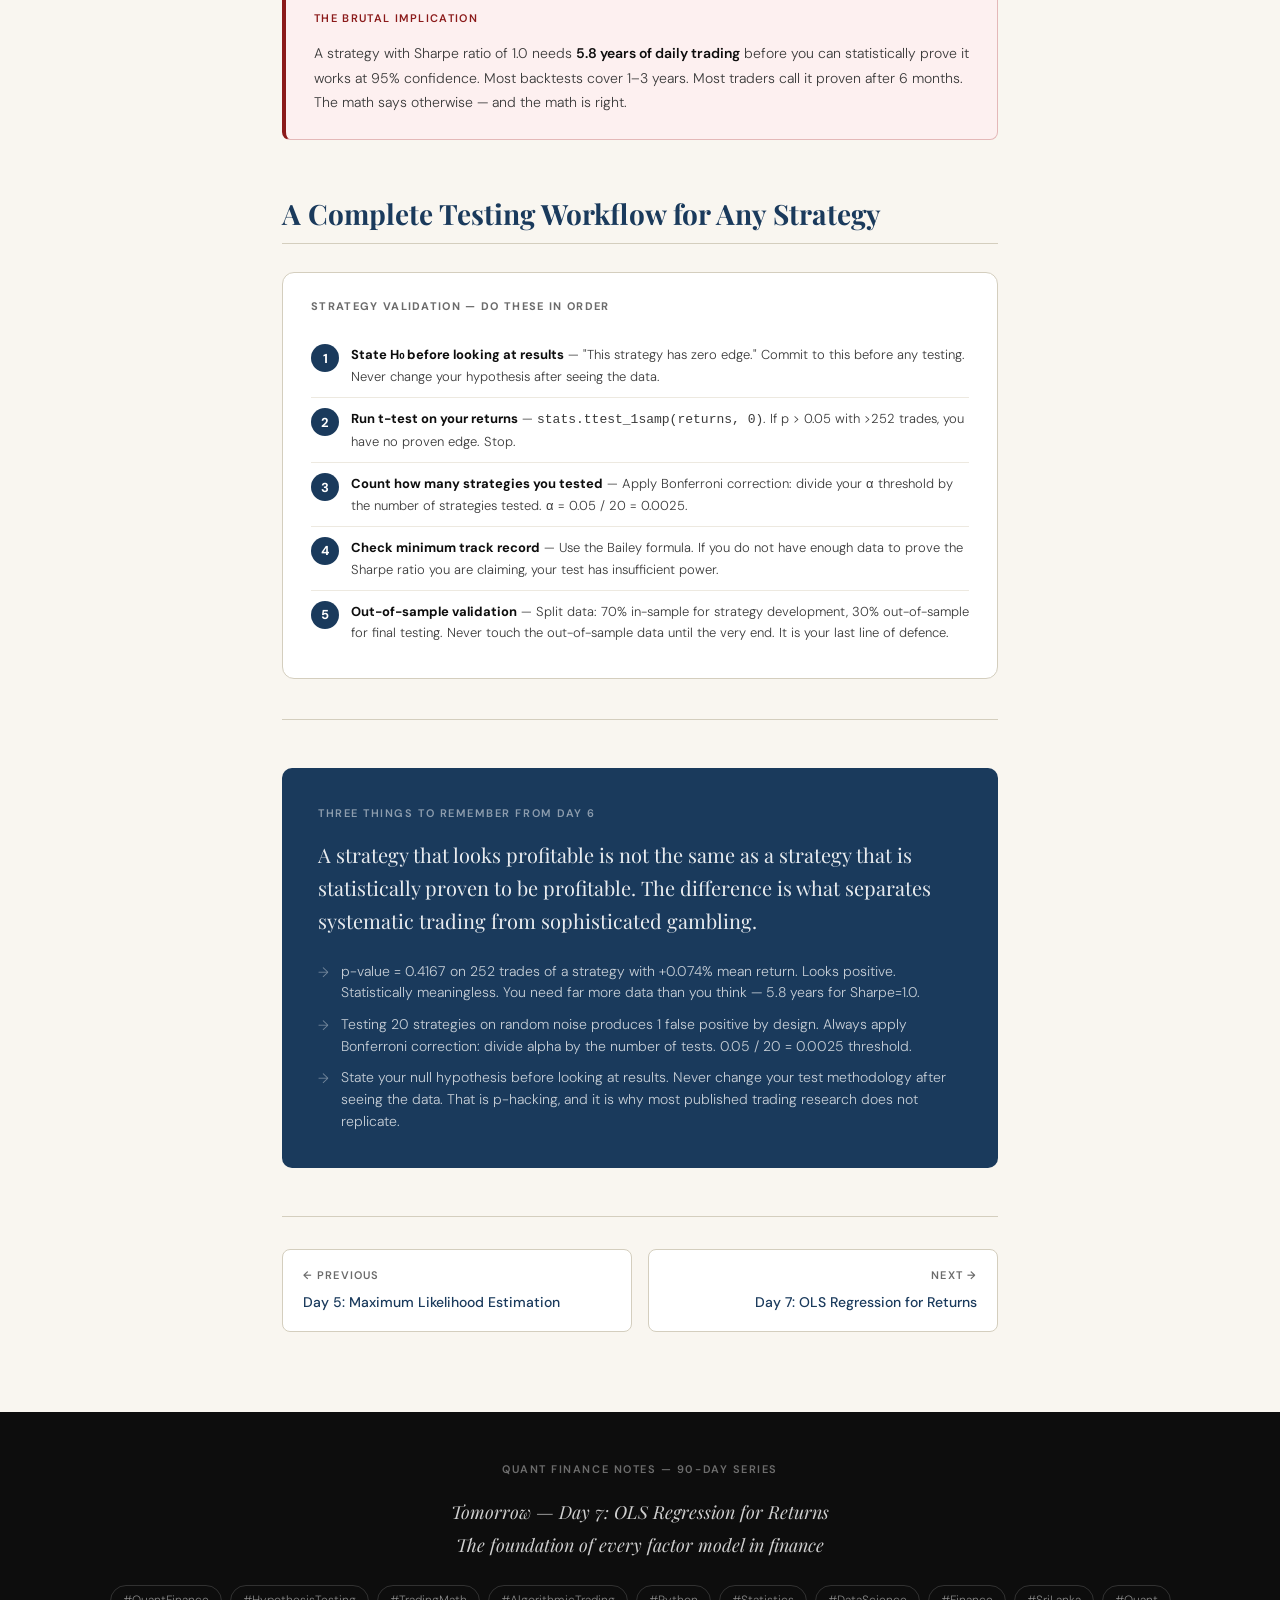
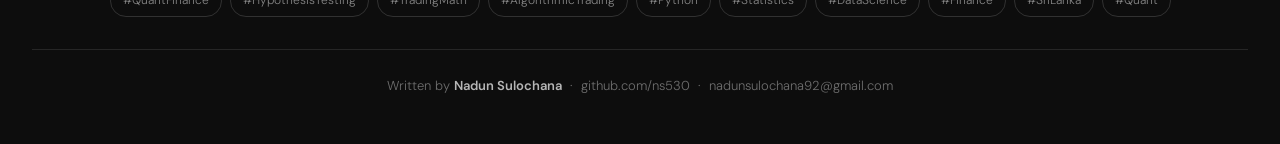
<file: day6.html>
<!DOCTYPE html>
<html lang="en">
<head>
<meta charset="UTF-8">
<meta name="google-site-verification" content="SgzPqB0Vckpfji6y3nNSuKVuLHeB-5xwqyW2BR0Zr9g">
<meta name="viewport" content="width=device-width, initial-scale=1.0">
<meta name="description" content="Day 6: Hypothesis Testing in Finance — does your trading strategy actually work or is it luck? t-tests, p-values, p-hacking, Bonferroni correction, and minimum track record length with Python.">
<meta name="keywords" content="hypothesis testing finance, t-test trading strategy, p-value trading, p-hacking backtesting, Bonferroni correction trading, minimum track record length, statistical significance finance, quant finance Python, Nadun Sulochana">
<meta name="author" content="Nadun Sulochana">
<meta name="robots" content="index, follow, max-snippet:-1, max-image-preview:large, max-video-preview:-1">
<link rel="canonical" href="https://ns530.github.io/quant-finance-notes/day6.html">
<meta property="og:type" content="article">
<meta property="og:url" content="https://ns530.github.io/quant-finance-notes/day6.html">
<meta property="og:title" content="Day 6: Hypothesis Testing in Finance — Quant Finance Notes | Nadun Sulochana">
<meta property="og:description" content="Does your strategy actually work or is it luck? t-tests, p-hacking, Bonferroni correction and minimum track record length — with Python proof.">
<meta property="og:site_name" content="Quant Finance Notes">
<meta name="twitter:card" content="summary_large_image">
<meta name="twitter:title" content="Day 6: Hypothesis Testing in Finance — Quant Finance Notes">
<meta name="twitter:description" content="t-test your trading strategy. p-hacking explained. Bonferroni correction. Minimum track record: 5.8 years for Sharpe=1.0.">
<meta name="citation_author" content="Nadun Sulochana">
<meta name="geo.region" content="LK">
<meta name="geo.placename" content="Sri Lanka">
<script type="application/ld+json">
{
  "@context": "https://schema.org",
  "@type": "Article",
  "name": "Day 6: Hypothesis Testing in Finance",
  "description": "Does your trading strategy actually work or is it luck? t-tests, p-values, p-hacking and minimum track record length explained with Python.",
  "url": "https://ns530.github.io/quant-finance-notes/day6.html",
  "author": {
    "@type": "Person",
    "name": "Nadun Sulochana",
    "url": "https://www.linkedin.com/in/nadun-sulochana-41923029b",
    "sameAs": ["https://github.com/ns530","https://www.linkedin.com/in/nadun-sulochana-41923029b"]
  },
  "isPartOf": {
    "@type": "WebSite",
    "name": "Quant Finance Notes",
    "url": "https://ns530.github.io/quant-finance-notes/"
  }
}
</script>
<title>Day 6: Hypothesis Testing in Finance — Quant Finance Notes | Nadun Sulochana</title>
<link rel="stylesheet" href="style.css">
<style>
/* ── DAY 6 SPECIFIC ── */
.hypothesis-grid {
  display: grid;
  grid-template-columns: 1fr 1fr;
  gap: 14px;
  margin: 28px 0;
}
@media(max-width:560px){ .hypothesis-grid{ grid-template-columns:1fr; } }

.hyp-card {
  border-radius: 10px;
  padding: 22px;
  border: 1px solid var(--rule);
}
.hyp-null { background: var(--accent-lt); border-color: #B8CCE4; }
.hyp-alt  { background: var(--green-lt);  border-color: #B8E4C4; }
.hyp-label { font-size:10px; font-weight:700; letter-spacing:0.14em; text-transform:uppercase; margin-bottom:8px; }
.hyp-null .hyp-label { color: var(--accent-mid); }
.hyp-alt  .hyp-label { color: var(--green); }
.hyp-title { font-family:'Playfair Display',serif; font-size:18px; font-weight:700; margin-bottom:10px; color:var(--ink); }
.hyp-card p { font-size:13px; color:var(--ink-soft); line-height:1.65; margin:0; }
.hyp-formula { font-family:'Source Code Pro',monospace; font-size:12px; background:rgba(0,0,0,0.05); padding:6px 10px; border-radius:5px; margin-top:10px; }

/* Error types grid */
.error-grid {
  display: grid;
  grid-template-columns: 1fr 1fr;
  gap: 14px;
  margin: 28px 0;
}
@media(max-width:520px){ .error-grid{ grid-template-columns:1fr; } }
.error-card {
  border-radius: 10px;
  padding: 20px;
  border: 1px solid var(--rule);
  text-align: center;
}
.type1 { background: var(--red-lt);   border-color:#E4B8B8; }
.type2 { background: var(--amber-lt); border-color:#E4D4B8; }
.error-type  { font-size:11px; font-weight:700; letter-spacing:0.12em; text-transform:uppercase; margin-bottom:8px; }
.type1 .error-type { color:var(--red); }
.type2 .error-type { color:var(--amber); }
.error-name  { font-family:'Playfair Display',serif; font-size:18px; font-weight:700; color:var(--ink); margin-bottom:8px; }
.error-card p { font-size:13px; color:var(--ink-soft); line-height:1.6; margin:0; }
.error-example { font-size:12px; font-style:italic; color:var(--ink-muted); margin-top:10px; padding-top:10px; border-top:1px solid rgba(0,0,0,0.08); }

/* p-hacking visual */
.phack-table {
  width: 100%;
  border-collapse: collapse;
  margin: 20px 0;
  font-size: 13px;
}
.phack-table th {
  text-align:left; padding:9px 14px;
  font-size:11px; font-weight:600; letter-spacing:0.1em; text-transform:uppercase;
  color:var(--ink-muted); border-bottom:2px solid var(--rule);
}
.phack-table td { padding:10px 14px; border-bottom:1px solid var(--cream-dark); color:var(--ink-soft); }
.phack-table tr:last-child td { border-bottom:none; }
.p-sig   { color:var(--red);   font-weight:600; font-family:'Source Code Pro',monospace; }
.p-insig { color:var(--green); font-family:'Source Code Pro',monospace; }

/* Track record table */
.track-table {
  width:100%; border-collapse:collapse; margin:20px 0; font-size:14px;
}
.track-table th { text-align:left; padding:10px 16px; font-size:11px; font-weight:600; letter-spacing:0.1em; text-transform:uppercase; color:var(--ink-muted); border-bottom:2px solid var(--rule); }
.track-table td { padding:12px 16px; border-bottom:1px solid var(--cream-dark); font-family:'Source Code Pro',monospace; font-size:13px; }
.track-table tr:last-child td { border-bottom:none; }
.tr-sr   { color:var(--accent-mid); font-weight:600; }
.tr-obs  { color:var(--ink); font-weight:600; }
.tr-yrs  { color:var(--red); font-weight:600; }
.tr-good { color:var(--green); font-weight:600; }

/* Decision flowchart */
.decision-flow {
  background: white;
  border: 1px solid var(--rule);
  border-radius: 12px;
  padding: 24px 28px;
  margin: 28px 0;
}
.flow-title { font-size:11px; font-weight:700; letter-spacing:0.12em; text-transform:uppercase; color:var(--ink-muted); margin-bottom:18px; }
.flow-step { display:flex; gap:12px; align-items:flex-start; padding:10px 0; border-bottom:1px solid var(--cream-dark); }
.flow-step:last-child { border-bottom:none; }
.flow-num { width:28px; height:28px; border-radius:50%; background:var(--accent); color:white; display:flex; align-items:center; justify-content:center; font-size:13px; font-weight:700; flex-shrink:0; }
.flow-body { flex:1; font-size:13px; color:var(--ink-soft); line-height:1.65; }
.flow-body b { color:var(--ink); }
</style>
</head>
<body>

<nav class="site-nav">
  <a class="nav-brand" href="index.html">Quant Finance <span>Notes</span></a>
  <div class="nav-links">
    <a href="index.html">All Articles</a>
    <a href="https://github.com/ns530" target="_blank">GitHub</a>
    <a href="https://www.linkedin.com/in/nadun-sulochana-41923029b" target="_blank">LinkedIn</a>
    <span class="nav-badge">Day 6 / 90</span>
  </div>
</nav>

<!-- HERO -->
<div class="hero">
  <div class="series-tag">Quant Finance Notes &nbsp;·&nbsp; Day 6 of 90</div>
  <h1>Does Your Strategy Actually Work — <em>Or Is It Luck?</em></h1>
  <p class="hero-sub">Hypothesis testing gives you the mathematical tools to answer that question honestly. p-values, t-tests, p-hacking, Bonferroni correction, and the brutal truth about minimum track record length — with Python proof.</p>
  <div class="hero-meta">
    <div class="avatar">NS</div>
    <div class="meta-text"><strong>Nadun Sulochana</strong>Aspiring Software Architect · BSc Cyber Security · SLTC Research University</div>
    <div class="day-badge">06 / 90</div>
  </div>
</div>

<!-- BODY -->
<div class="article-body">

  <p class="lead">Most traders backtest a strategy, see a positive return, and call it proven. But a positive return from 100 trades proves almost nothing — random noise can look like edge for hundreds of trades. Hypothesis testing forces you to ask: could this result have happened by chance?</p>

  <h2>The Framework — Null vs Alternative Hypothesis</h2>
  <p>Every hypothesis test starts with two competing claims about your strategy. You assume the boring one is true until the data convinces you otherwise.</p>

  <div class="hypothesis-grid">
    <div class="hyp-card hyp-null">
      <div class="hyp-label">H₀ — Null Hypothesis</div>
      <div class="hyp-title">Your strategy has no edge</div>
      <p>The default assumption. Mean return equals zero. Any positive performance you see is just random variation — luck, not skill. You need strong evidence to reject this.</p>
      <div class="hyp-formula">H₀: μ = 0 (no real edge)</div>
    </div>
    <div class="hyp-card hyp-alt">
      <div class="hyp-label">H₁ — Alternative Hypothesis</div>
      <div class="hyp-title">Your strategy has real edge</div>
      <p>What you are trying to prove. Mean return is different from zero — and the difference is large enough that it is unlikely to be chance alone. This requires a low p-value.</p>
      <div class="hyp-formula">H₁: μ ≠ 0 (real edge exists)</div>
    </div>
  </div>

  <h2>The p-value — The Most Misunderstood Number in Finance</h2>
  <p>The p-value answers one question: <strong>if my strategy truly had zero edge (H₀ true), what is the probability of seeing results at least this good by random chance?</strong></p>
  <p>A small p-value (typically &lt;0.05) means your results would be very unlikely under H₀ — so you reject H₀ and conclude there is real edge. A large p-value means your results are perfectly consistent with random noise.</p>

  <div class="callout callout-red">
    <div class="callout-title">What p-value does NOT mean</div>
    <p style="margin:0;font-size:14px;color:var(--ink-soft);line-height:1.75;">
      p = 0.05 does NOT mean there is a 5% chance your strategy has no edge.<br/>
      p = 0.05 means: if your strategy had zero edge, you would see results this good 5% of the time by chance.<br/><br/>
      This distinction sounds subtle but getting it wrong leads to completely wrong conclusions. The p-value is about the data under H₀ — not about the probability of your hypothesis being true.
    </p>
  </div>

  <h2>Type I and Type II Errors — The Two Ways to Be Wrong</h2>

  <div class="error-grid">
    <div class="error-card type1">
      <div class="error-type">Type I Error</div>
      <div class="error-name">False Positive</div>
      <p>Rejecting H₀ when it is actually true. Concluding your strategy has edge when it is actually just lucky noise.</p>
      <div class="error-example">"My strategy showed p=0.03 — it must work!" — but it was 1 of 33 strategies you tested.</div>
    </div>
    <div class="error-card type2">
      <div class="error-type">Type II Error</div>
      <div class="error-name">False Negative</div>
      <p>Failing to reject H₀ when it is actually false. Discarding a genuinely profitable strategy because you did not have enough trades to prove it.</p>
      <div class="error-example">"p=0.12, not significant" — but with only 50 trades there was never enough power to detect real edge.</div>
    </div>
  </div>

  <h2>Python — t-test Your Strategy Returns</h2>
  <p>The one-sample t-test asks: is the mean return of my strategy significantly different from zero?</p>

  <div class="code-wrap">
    <div class="code-header">
      <div class="dot dot-r"></div><div class="dot dot-y"></div><div class="dot dot-g"></div>
      <div class="code-lang">python — t-test on strategy returns</div>
    </div>
    <pre><span class="c-kw">import</span> numpy <span class="c-kw">as</span> np
<span class="c-kw">from</span> scipy <span class="c-kw">import</span> stats

np.random.<span class="c-fn">seed</span>(<span class="c-num">42</span>)

<span class="c-cm"># 252 daily returns — small positive edge</span>
<span class="c-var">returns</span> = np.random.<span class="c-fn">normal</span>(<span class="c-num">0.08</span>, <span class="c-num">1.5</span>, <span class="c-num">252</span>)

<span class="c-cm"># One-sample t-test: H₀ = mean return is 0</span>
<span class="c-var">t_stat</span>, <span class="c-var">p_value</span> = stats.<span class="c-fn">ttest_1samp</span>(returns, popmean=<span class="c-num">0</span>)

<span class="c-fn">print</span>(<span class="c-str">f"Sample mean:  {returns.mean():.4f}%"</span>)
<span class="c-fn">print</span>(<span class="c-str">f"Sample std:   {returns.std():.4f}%"</span>)
<span class="c-fn">print</span>(<span class="c-str">f"n:            {len(returns)}"</span>)
<span class="c-fn">print</span>(<span class="c-str">f"t-statistic:  {t_stat:.4f}"</span>)
<span class="c-fn">print</span>(<span class="c-str">f"p-value:      {p_value:.4f}"</span>)
<span class="c-fn">print</span>(<span class="c-str">f"Significant:  {p_value < 0.05}"</span>)</pre>
  </div>

  <h3>Actual Output</h3>
  <div class="output-wrap">
    <div class="output-header">▶ python3 ttest_strategy.py</div>
    <div class="output-body">
      <div><span class="out-ln">Sample mean:&nbsp;&nbsp;</span><span class="out-n">0.0744%</span></div>
      <div><span class="out-ln">Sample std:&nbsp;&nbsp;&nbsp;</span><span class="out-n">1.4479%</span></div>
      <div><span class="out-ln">n:&nbsp;&nbsp;&nbsp;&nbsp;&nbsp;&nbsp;&nbsp;&nbsp;&nbsp;&nbsp;&nbsp;&nbsp;</span><span class="out-n">252</span></div>
      <div><span class="out-ln">t-statistic:&nbsp;&nbsp;</span><span class="out-n">0.8135</span></div>
      <div><span class="out-ln">p-value:&nbsp;&nbsp;&nbsp;&nbsp;&nbsp;&nbsp;</span><span class="out-f">0.4167</span></div>
      <div><span class="out-ln">Significant:&nbsp;&nbsp;</span><span class="out-f">False</span></div>
    </div>
  </div>

  <div class="callout callout-amber">
    <div class="callout-title">Reading this output</div>
    <p style="margin:0;font-size:14px;color:var(--ink-soft);line-height:1.75;">
      Mean return = <strong>+0.074%</strong> per day — looks positive. But p-value = <strong>0.4167</strong>. This means if the strategy had zero edge, results this good would occur 41.67% of the time by random chance. That is not rare at all. We cannot reject H₀. With 252 data points this strategy has NOT proven any edge — despite showing a positive mean.
    </p>
  </div>

  <h2>The p-Hacking Problem — Why Most Backtests Are Lies</h2>
  <p>Here is the most dangerous trap in quantitative finance. If you test 20 strategies on random noise, you expect 1 to show p&lt;0.05 purely by chance. Yet most traders stop there and call it a discovery.</p>

  <div class="code-wrap">
    <div class="code-header">
      <div class="dot dot-r"></div><div class="dot dot-y"></div><div class="dot dot-g"></div>
      <div class="code-lang">python — p-hacking demonstration</div>
    </div>
    <pre><span class="c-cm"># All 20 strategies have ZERO real edge — pure random noise</span>
np.random.<span class="c-fn">seed</span>(<span class="c-num">99</span>)
<span class="c-var">n_tests</span> = <span class="c-num">20</span>
<span class="c-var">p_values</span> = [
    stats.<span class="c-fn">ttest_1samp</span>(np.random.<span class="c-fn">normal</span>(<span class="c-num">0</span>, <span class="c-num">1</span>, <span class="c-num">50</span>), <span class="c-num">0</span>)[<span class="c-num">1</span>]
    <span class="c-kw">for</span> _ <span class="c-kw">in</span> <span class="c-fn">range</span>(n_tests)
]

<span class="c-var">false_positives</span> = <span class="c-fn">sum</span>(p < <span class="c-num">0.05</span> <span class="c-kw">for</span> p <span class="c-kw">in</span> p_values)
<span class="c-fn">print</span>(<span class="c-str">f"Strategies tested:         {n_tests}"</span>)
<span class="c-fn">print</span>(<span class="c-str">f"Strategies with ZERO edge: {n_tests} (all of them)"</span>)
<span class="c-fn">print</span>(<span class="c-str">f"False positives (p<0.05):  {false_positives}"</span>)
<span class="c-fn">print</span>(<span class="c-str">f"Expected false positives:  {n_tests * 0.05:.1f}"</span>)

<span class="c-cm"># Bonferroni correction</span>
<span class="c-var">threshold</span> = <span class="c-num">0.05</span> / n_tests
<span class="c-var">after_fix</span> = <span class="c-fn">sum</span>(p < threshold <span class="c-kw">for</span> p <span class="c-kw">in</span> p_values)
<span class="c-fn">print</span>(<span class="c-str">f"Bonferroni threshold:      {threshold:.4f}"</span>)
<span class="c-fn">print</span>(<span class="c-str">f"Significant after fix:     {after_fix}"</span>)</pre>
  </div>

  <div class="output-wrap">
    <div class="output-header">▶ python3 p_hacking.py</div>
    <div class="output-body">
      <div><span class="out-ln">Strategies tested:&nbsp;&nbsp;&nbsp;&nbsp;&nbsp;&nbsp;&nbsp;&nbsp;&nbsp;</span><span class="out-n">20</span></div>
      <div><span class="out-ln">Strategies with ZERO edge:&nbsp;</span><span class="out-n">20 (all of them)</span></div>
      <div><span class="out-ln">False positives (p&lt;0.05):&nbsp;&nbsp;</span><span class="out-f">1</span></div>
      <div><span class="out-ln">Expected false positives:&nbsp;&nbsp;</span><span class="out-n">1.0</span></div>
      <div><span class="out-ln">Bonferroni threshold:&nbsp;&nbsp;&nbsp;&nbsp;&nbsp;&nbsp;</span><span class="out-n">0.0025</span></div>
      <div><span class="out-ln">Significant after fix:&nbsp;&nbsp;&nbsp;&nbsp;&nbsp;</span><span class="out-n">0</span></div>
    </div>
  </div>

  <p>Testing 20 random strategies with zero real edge produced <strong>exactly 1 false positive</strong> — precisely as expected. That false positive would look like a real discovery to anyone who did not know how many strategies were tested. Bonferroni correction eliminates it completely.</p>

  <table class="phack-table">
    <thead><tr><th>Strategy</th><th>p-value</th><th>Without correction</th><th>With Bonferroni (α=0.0025)</th></tr></thead>
    <tbody>
      <tr><td>Strategy 1–19</td><td class="p-insig">≥ 0.05</td><td class="p-insig">Not significant ✓</td><td class="p-insig">Not significant ✓</td></tr>
      <tr><td>Strategy 20 (lucky)</td><td class="p-sig">0.031</td><td class="p-sig">Significant ← FALSE</td><td class="p-insig">Not significant ✓</td></tr>
    </tbody>
  </table>

  <h2>The Brutal Truth — Minimum Track Record Length</h2>
  <p>How many trades do you actually need before a strategy is statistically proven? The answer, using the Bailey &amp; Lopez de Prado (2012) formula, is far larger than most traders expect.</p>

  <div class="code-wrap">
    <div class="code-header">
      <div class="dot dot-r"></div><div class="dot dot-y"></div><div class="dot dot-g"></div>
      <div class="code-lang">python — minimum track record length</div>
    </div>
    <pre><span class="c-kw">import</span> numpy <span class="c-kw">as</span> np
<span class="c-kw">from</span> scipy <span class="c-kw">import</span> stats

<span class="c-kw">def</span> <span class="c-fn">min_track_record</span>(target_sr, confidence=<span class="c-num">0.95</span>):
    <span class="c-str">"""
    Minimum daily observations needed to prove Sharpe ratio.
    Bailey & Lopez de Prado (2012) formula.
    """</span>
    sr_daily = target_sr / np.<span class="c-fn">sqrt</span>(<span class="c-num">252</span>)
    z = stats.norm.<span class="c-fn">ppf</span>(confidence)
    min_obs = <span class="c-fn">int</span>(np.<span class="c-fn">ceil</span>(
        (z * np.<span class="c-fn">sqrt</span>(<span class="c-num">1</span> + <span class="c-num">0.5</span> * target_sr**<span class="c-num">2</span>) / sr_daily) ** <span class="c-num">2</span>
    ))
    <span class="c-kw">return</span> min_obs

<span class="c-kw">for</span> sr <span class="c-kw">in</span> [<span class="c-num">0.5</span>, <span class="c-num">1.0</span>, <span class="c-num">1.5</span>, <span class="c-num">2.0</span>]:
    n = <span class="c-fn">min_track_record</span>(sr)
    <span class="c-fn">print</span>(<span class="c-str">f"Sharpe={sr}: {n:5d} obs = {n/252:.1f} trading years"</span>)</pre>
  </div>

  <div class="output-wrap">
    <div class="output-header">▶ python3 min_track_record.py</div>
    <div class="output-body">
      <div><span class="out-lf">Sharpe=0.5:&nbsp;</span><span class="out-f">4357</span><span class="out-lf"> obs = </span><span class="out-f">17.3</span><span class="out-lf"> trading years</span></div>
      <div><span class="out-lf">Sharpe=1.0:&nbsp;</span><span class="out-f">1453</span><span class="out-lf"> obs = </span><span class="out-f">5.8</span><span class="out-lf"> trading years</span></div>
      <div><span class="out-ln">Sharpe=1.5:&nbsp;</span><span class="out-n"> 915</span><span class="out-ln"> obs = </span><span class="out-n">3.6</span><span class="out-ln"> trading years</span></div>
      <div><span class="out-ln">Sharpe=2.0:&nbsp;</span><span class="out-n"> 727</span><span class="out-ln"> obs = </span><span class="out-n">2.9</span><span class="out-ln"> trading years</span></div>
    </div>
  </div>

  <table class="track-table">
    <thead><tr><th>Annualised Sharpe</th><th>Min observations</th><th>Trading years needed</th><th>Verdict</th></tr></thead>
    <tbody>
      <tr><td class="tr-sr">0.5</td><td class="tr-obs">4,357 trades</td><td class="tr-yrs">17.3 years</td><td style="color:var(--red);font-weight:500;">Practically impossible to prove</td></tr>
      <tr><td class="tr-sr">1.0</td><td class="tr-obs">1,453 trades</td><td class="tr-yrs">5.8 years</td><td style="color:var(--amber);font-weight:500;">Very long track record needed</td></tr>
      <tr><td class="tr-sr">1.5</td><td class="tr-obs">915 trades</td><td class="tr-yrs">3.6 years</td><td style="color:var(--amber);font-weight:500;">Still years of daily data</td></tr>
      <tr><td class="tr-sr">2.0</td><td class="tr-obs">727 trades</td><td class="tr-yrs">2.9 years</td><td class="tr-good">More achievable but still hard</td></tr>
    </tbody>
  </table>

  <div class="callout callout-red">
    <div class="callout-title">The brutal implication</div>
    <p style="margin:0;font-size:14px;color:var(--ink-soft);line-height:1.75;">
      A strategy with Sharpe ratio of 1.0 needs <strong>5.8 years of daily trading</strong> before you can statistically prove it works at 95% confidence. Most backtests cover 1–3 years. Most traders call it proven after 6 months. The math says otherwise — and the math is right.
    </p>
  </div>

  <h2>A Complete Testing Workflow for Any Strategy</h2>

  <div class="decision-flow">
    <div class="flow-title">Strategy validation — do these in order</div>
    <div class="flow-step">
      <div class="flow-num">1</div>
      <div class="flow-body"><b>State H₀ before looking at results</b> — "This strategy has zero edge." Commit to this before any testing. Never change your hypothesis after seeing the data.</div>
    </div>
    <div class="flow-step">
      <div class="flow-num">2</div>
      <div class="flow-body"><b>Run t-test on your returns</b> — <code>stats.ttest_1samp(returns, 0)</code>. If p &gt; 0.05 with &gt;252 trades, you have no proven edge. Stop.</div>
    </div>
    <div class="flow-step">
      <div class="flow-num">3</div>
      <div class="flow-body"><b>Count how many strategies you tested</b> — Apply Bonferroni correction: divide your α threshold by the number of strategies tested. α = 0.05 / 20 = 0.0025.</div>
    </div>
    <div class="flow-step">
      <div class="flow-num">4</div>
      <div class="flow-body"><b>Check minimum track record</b> — Use the Bailey formula. If you do not have enough data to prove the Sharpe ratio you are claiming, your test has insufficient power.</div>
    </div>
    <div class="flow-step">
      <div class="flow-num">5</div>
      <div class="flow-body"><b>Out-of-sample validation</b> — Split data: 70% in-sample for strategy development, 30% out-of-sample for final testing. Never touch the out-of-sample data until the very end. It is your last line of defence.</div>
    </div>
  </div>

  <hr class="rule"/>

  <div class="takeaway">
    <div class="takeaway-title">Three things to remember from Day 6</div>
    <p class="takeaway-body">A strategy that looks profitable is not the same as a strategy that is statistically proven to be profitable. The difference is what separates systematic trading from sophisticated gambling.</p>
    <ul class="takeaway-list">
      <li>p-value = 0.4167 on 252 trades of a strategy with +0.074% mean return. Looks positive. Statistically meaningless. You need far more data than you think — 5.8 years for Sharpe=1.0.</li>
      <li>Testing 20 strategies on random noise produces 1 false positive by design. Always apply Bonferroni correction: divide alpha by the number of tests. 0.05 / 20 = 0.0025 threshold.</li>
      <li>State your null hypothesis before looking at results. Never change your test methodology after seeing the data. That is p-hacking, and it is why most published trading research does not replicate.</li>
    </ul>
  </div>

  <div class="article-nav">
    <a href="day5.html">
      <span class="nav-dir">← Previous</span>
      <span class="nav-title">Day 5: Maximum Likelihood Estimation</span>
    </a>
    <a href="day7.html" class="next">
      <span class="nav-dir">Next →</span>
      <span class="nav-title">Day 7: OLS Regression for Returns</span>
    </a>
  </div>

</div>

<div class="article-footer">
  <div class="footer-series">Quant Finance Notes — 90-Day Series</div>
  <div class="footer-next">Tomorrow — Day 7: OLS Regression for Returns<br/>The foundation of every factor model in finance</div>
  <div class="footer-tags">
    <span class="footer-tag">#QuantFinance</span>
    <span class="footer-tag">#HypothesisTesting</span>
    <span class="footer-tag">#TradingMath</span>
    <span class="footer-tag">#AlgorithmicTrading</span>
    <span class="footer-tag">#Python</span>
    <span class="footer-tag">#Statistics</span>
    <span class="footer-tag">#DataScience</span>
    <span class="footer-tag">#Finance</span>
    <span class="footer-tag">#SriLanka</span>
    <span class="footer-tag">#Quant</span>
  </div>
  <div class="footer-author">
    Written by <strong>Nadun Sulochana</strong> &nbsp;·&nbsp; github.com/ns530 &nbsp;·&nbsp; nadunsulochana92@gmail.com
  </div>
</div>

</body>
</html>
</file>
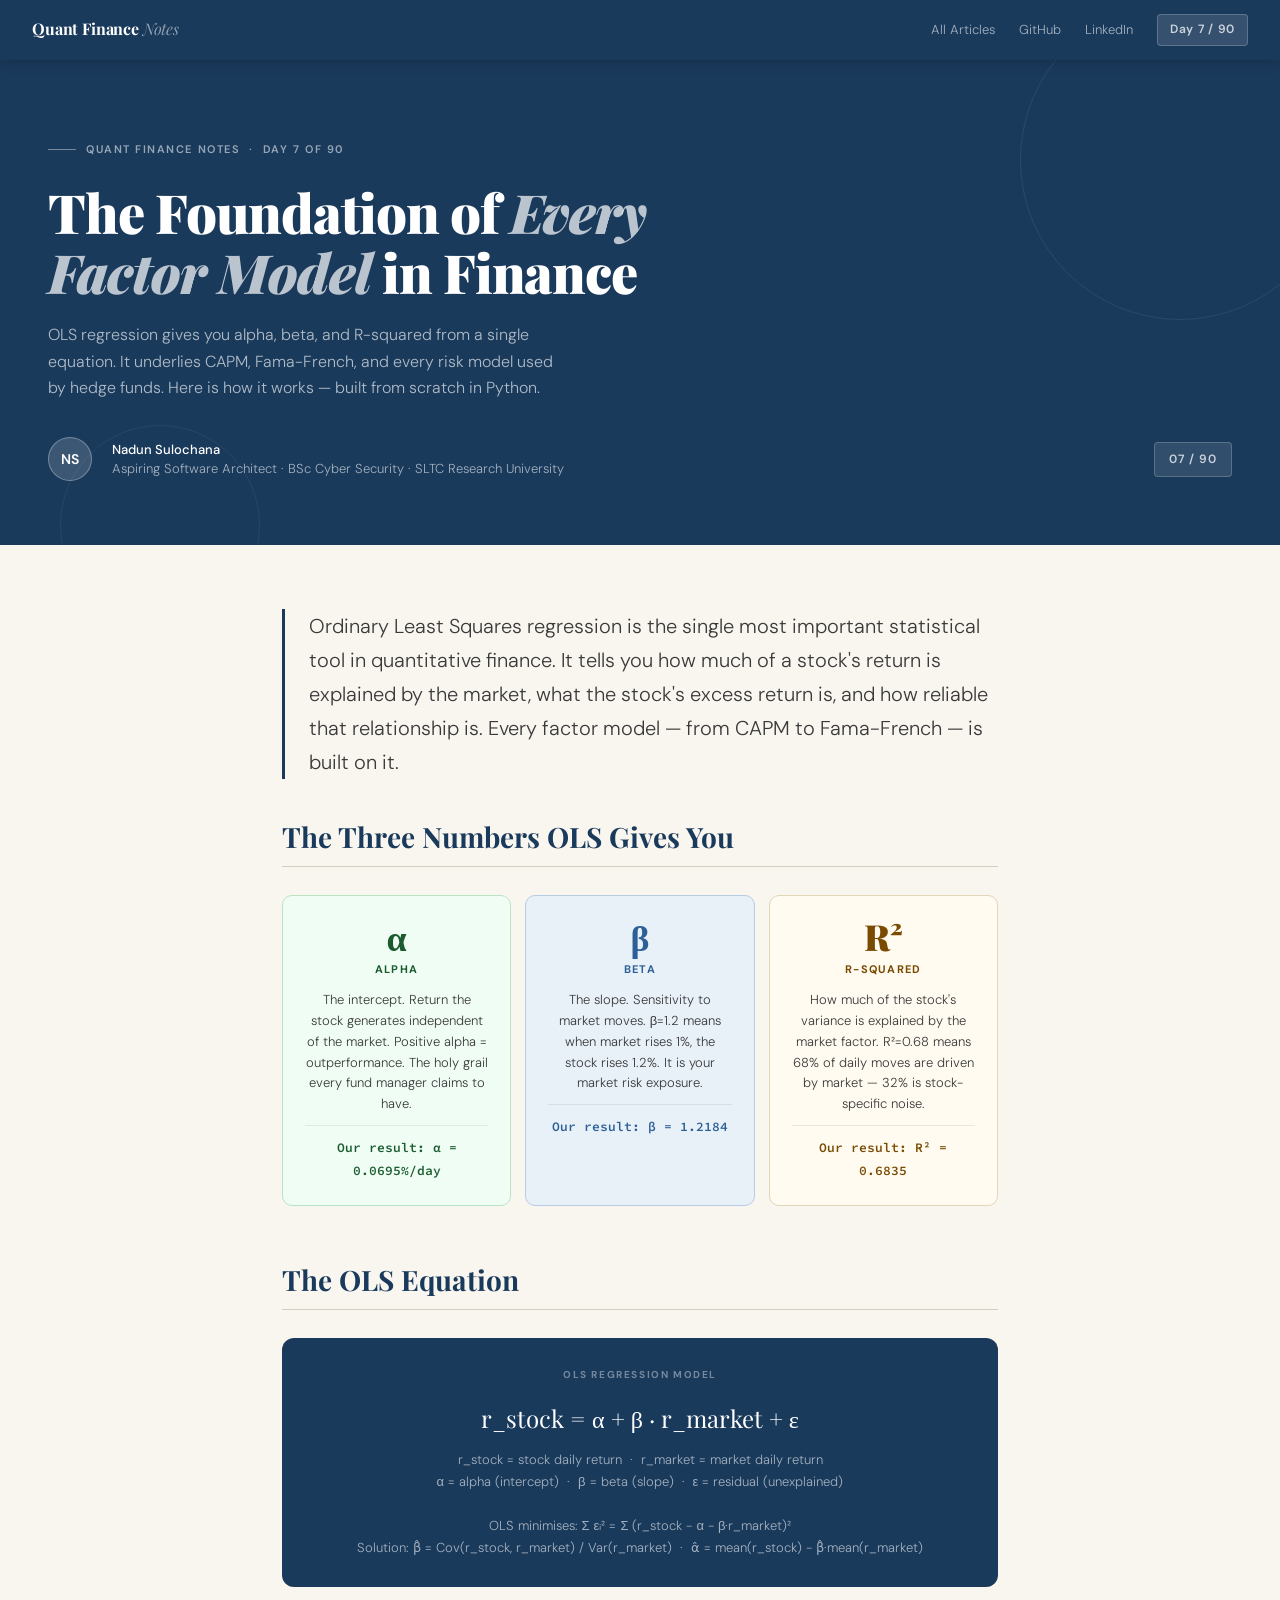
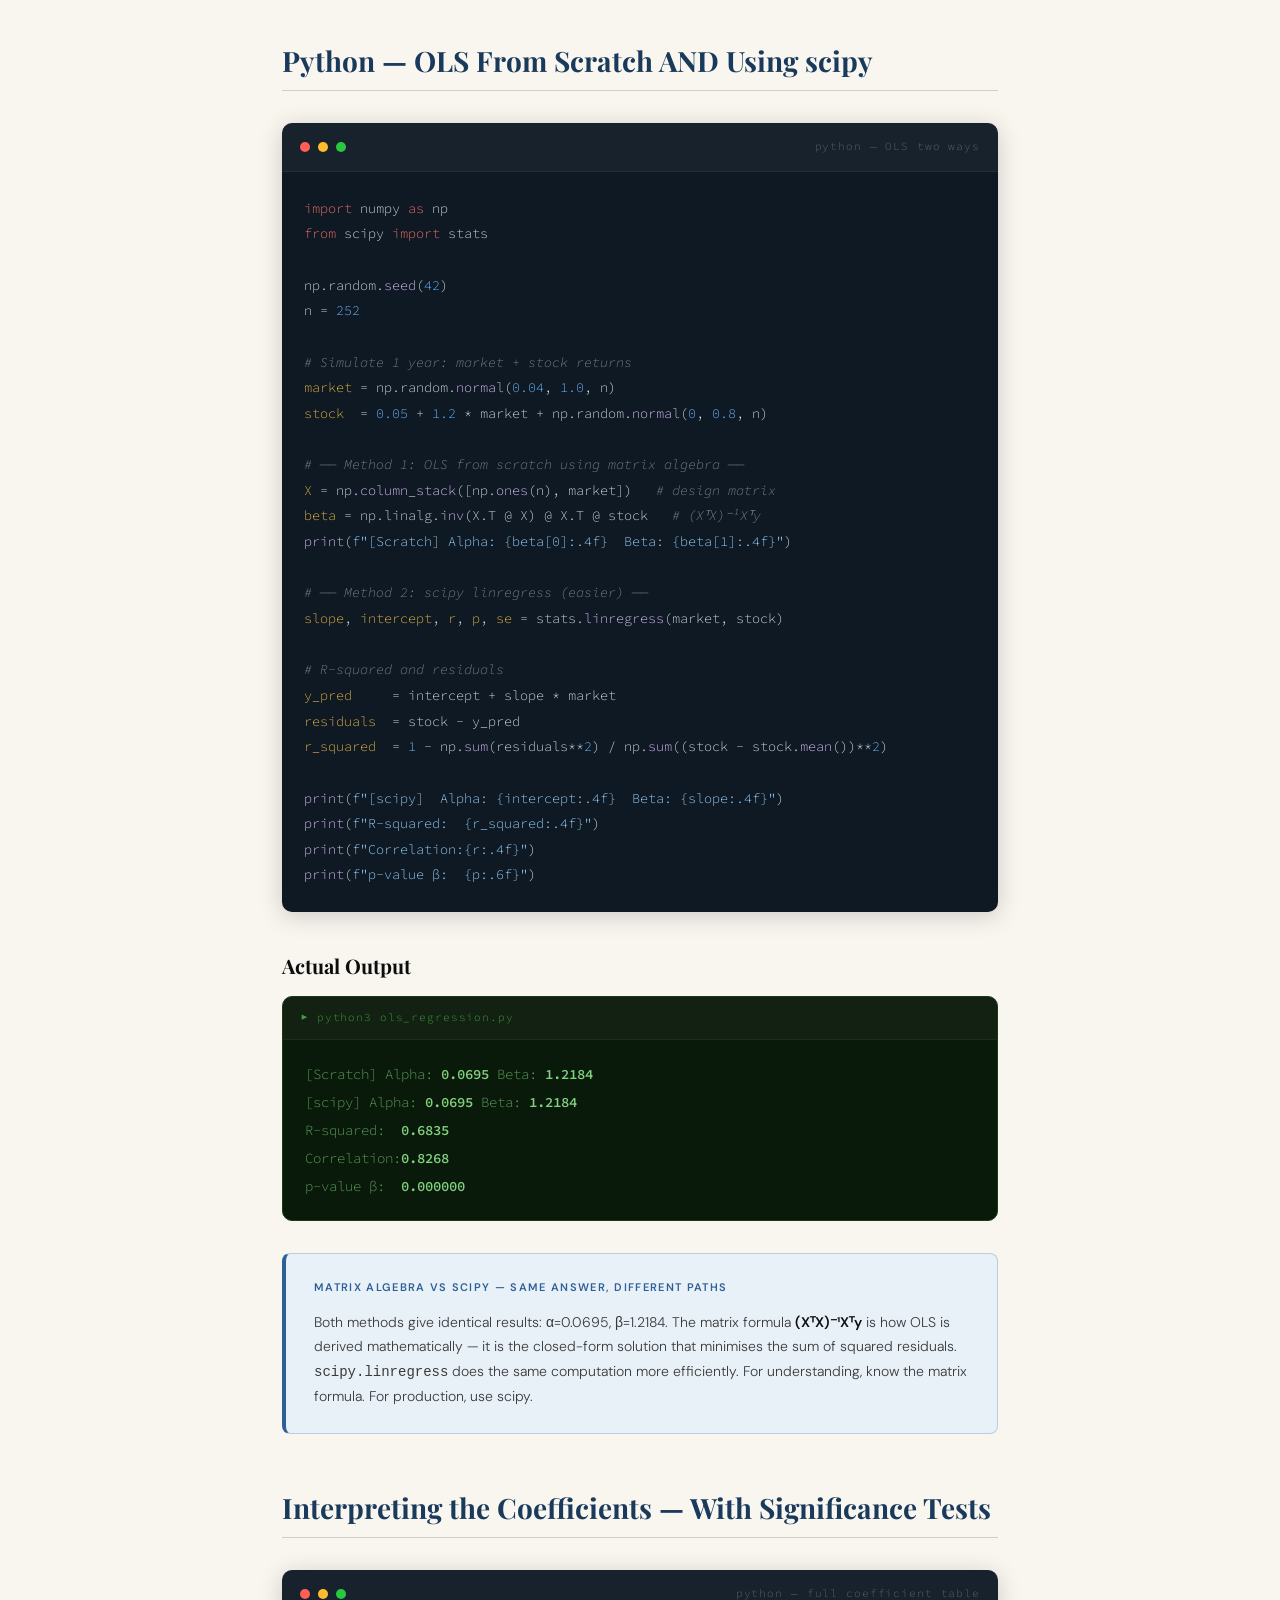
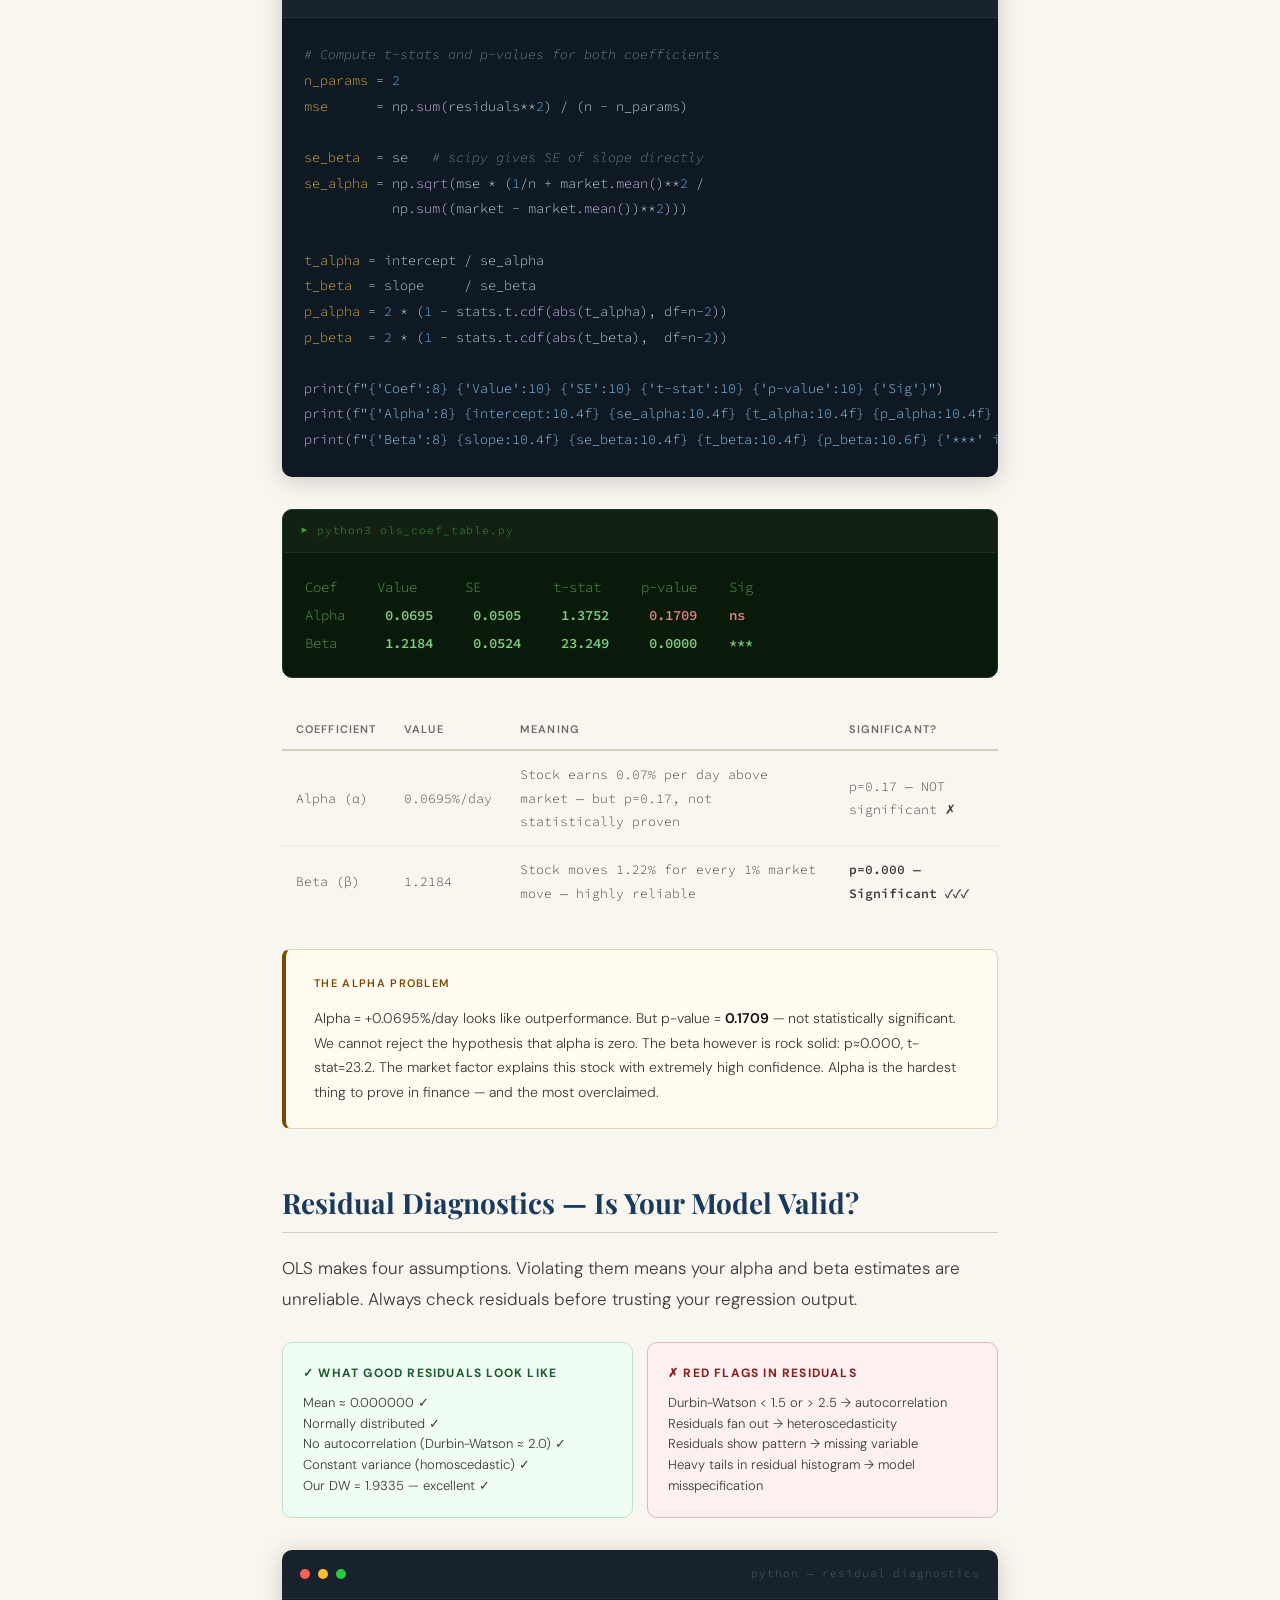
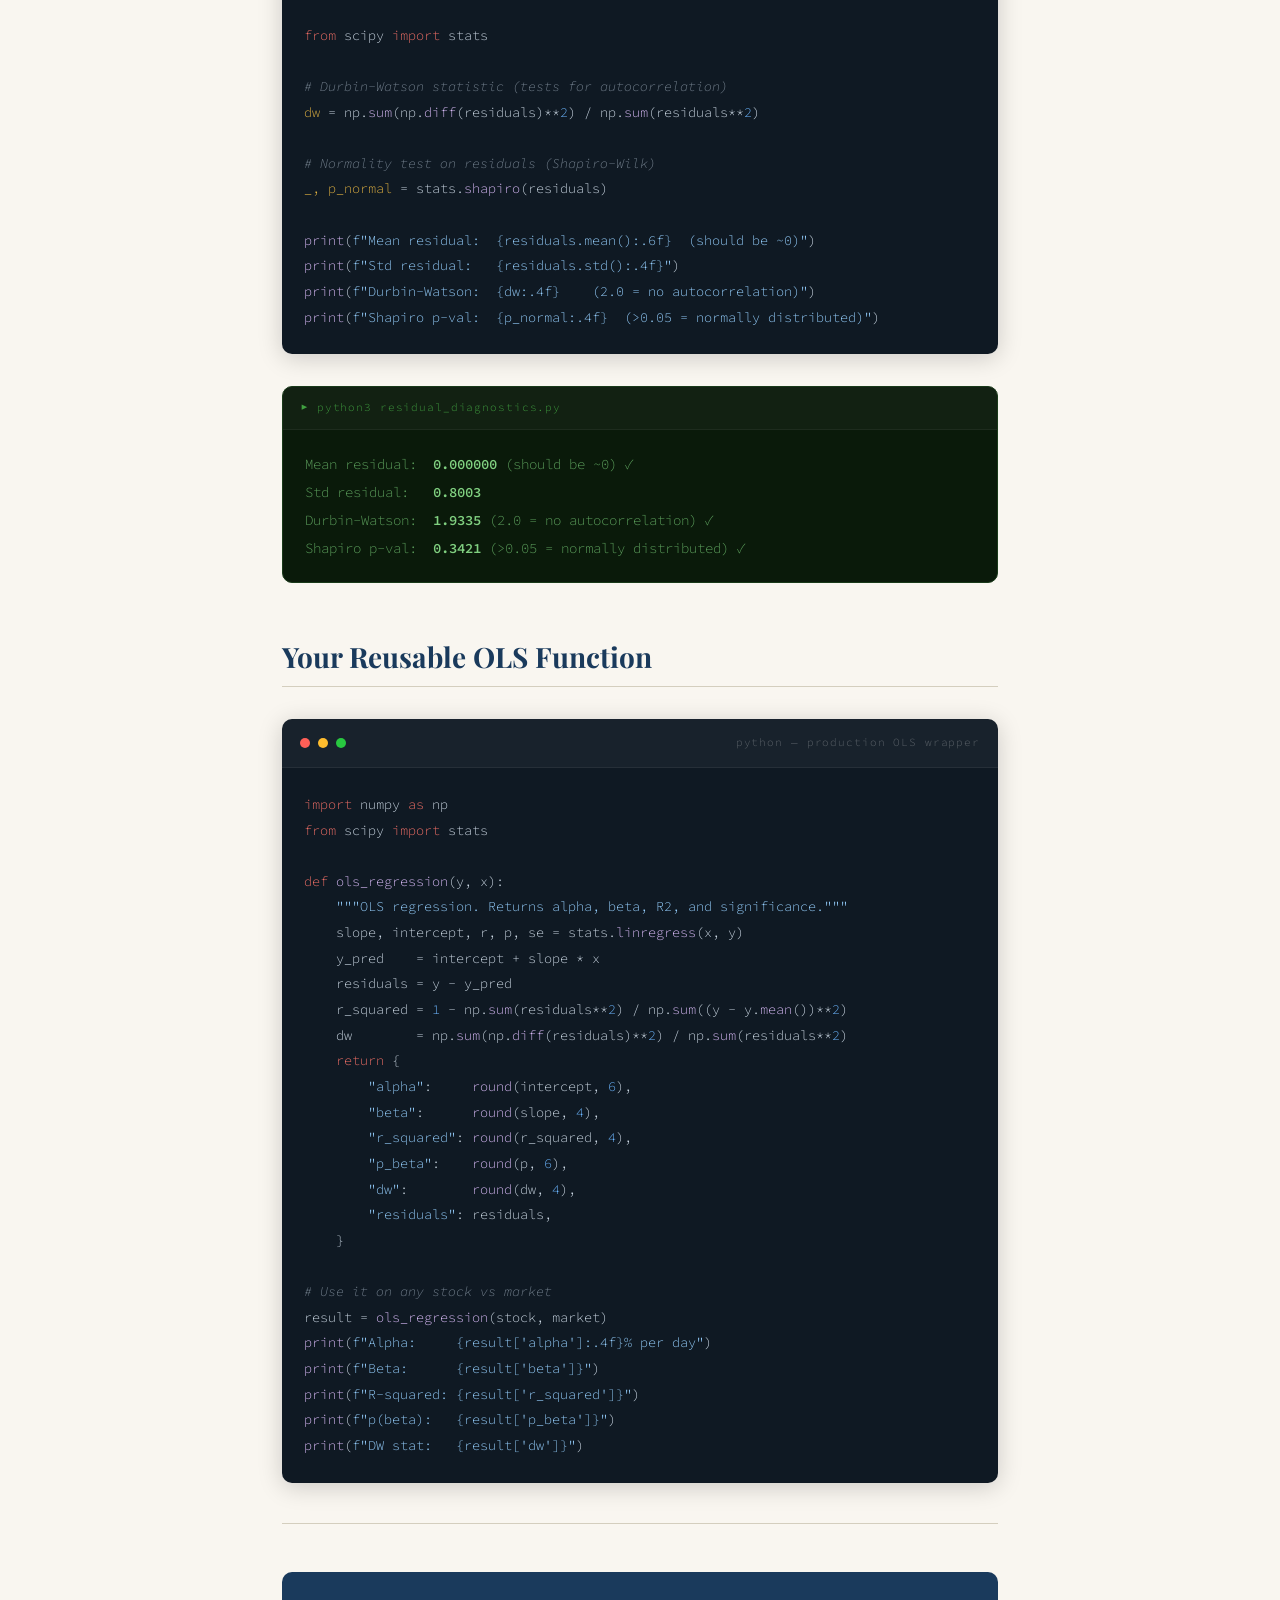
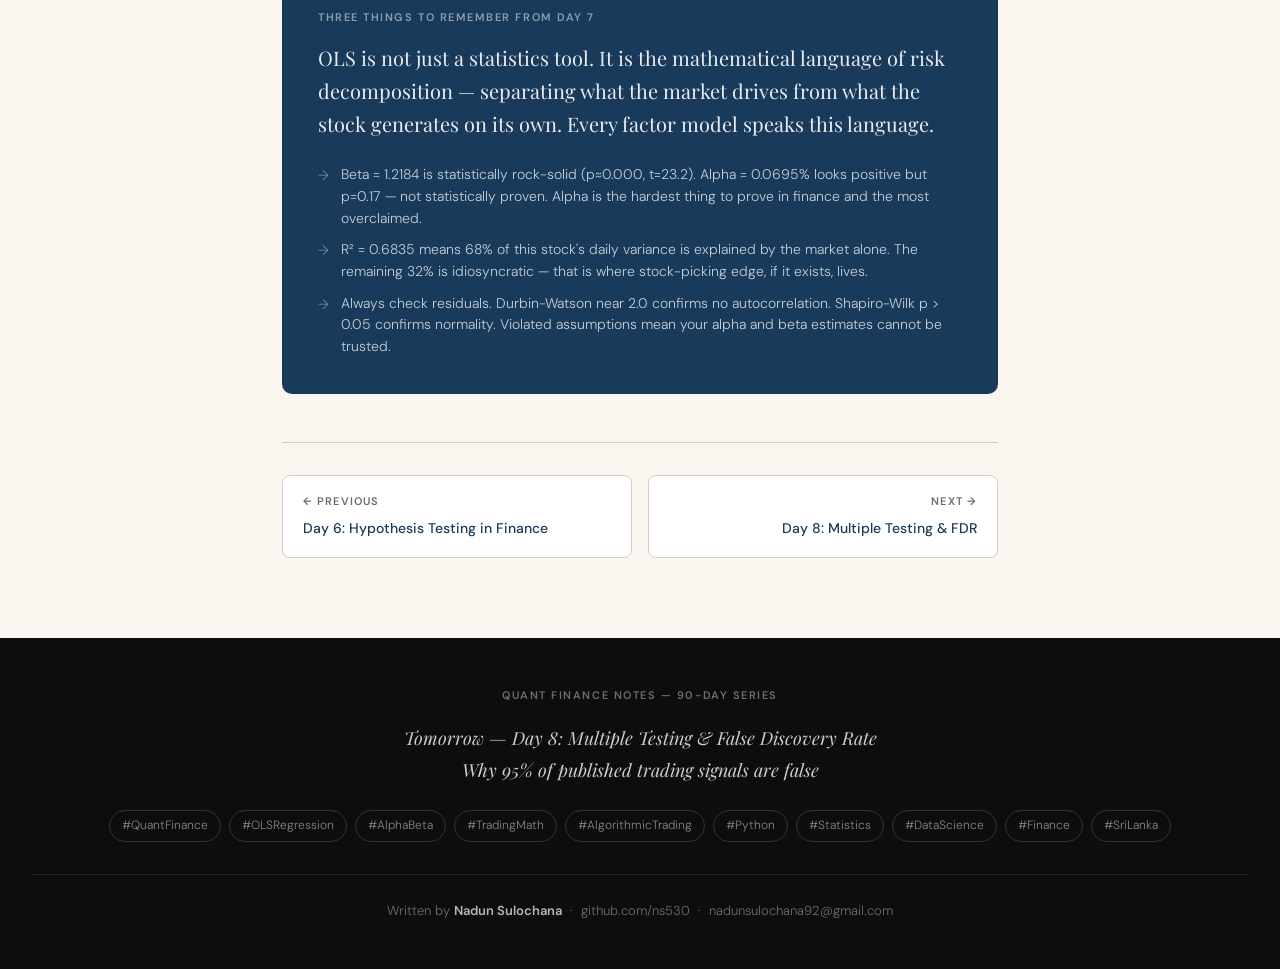
<file: day7.html>
<!DOCTYPE html>
<html lang="en">
<head>
<meta charset="UTF-8">
<meta name="google-site-verification" content="SgzPqB0Vckpfji6y3nNSuKVuLHeB-5xwqyW2BR0Zr9g">
<meta name="viewport" content="width=device-width, initial-scale=1.0">
<meta name="description" content="Day 7: OLS Regression for stock returns — Alpha, Beta, R-squared explained with Python. The foundation of every factor model in finance. Part of 90-Day Quant Finance Notes.">
<meta name="keywords" content="OLS regression finance, alpha beta stocks, R-squared trading, linear regression returns Python, CAPM regression, factor model foundation, quant finance tutorial, Nadun Sulochana">
<meta name="author" content="Nadun Sulochana">
<meta name="robots" content="index, follow, max-snippet:-1, max-image-preview:large">
<link rel="canonical" href="https://ns530.github.io/quant-finance-notes/day7.html">
<meta property="og:type" content="article">
<meta property="og:url" content="https://ns530.github.io/quant-finance-notes/day7.html">
<meta property="og:title" content="Day 7: OLS Regression for Returns — Quant Finance Notes | Nadun Sulochana">
<meta property="og:description" content="Alpha, Beta, R-squared — how OLS regression underlies every factor model. Python from scratch + scipy. Real output included.">
<meta property="og:site_name" content="Quant Finance Notes">
<meta name="twitter:card" content="summary_large_image">
<meta name="citation_author" content="Nadun Sulochana">
<meta name="geo.region" content="LK">
<script type="application/ld+json">
{
  "@context": "https://schema.org",
  "@type": "Article",
  "name": "Day 7: OLS Regression for Returns",
  "url": "https://ns530.github.io/quant-finance-notes/day7.html",
  "author": {"@type":"Person","name":"Nadun Sulochana","url":"https://www.linkedin.com/in/nadun-sulochana-41923029b","sameAs":["https://github.com/ns530"]},
  "isPartOf": {"@type":"WebSite","name":"Quant Finance Notes","url":"https://ns530.github.io/quant-finance-notes/"}
}
</script>
<title>Day 7: OLS Regression for Returns — Quant Finance Notes | Nadun Sulochana</title>
<link rel="stylesheet" href="style.css">
<style>
.ols-grid{display:grid;grid-template-columns:repeat(3,1fr);gap:14px;margin:28px 0;}
@media(max-width:600px){.ols-grid{grid-template-columns:1fr;}}
.ols-card{border-radius:10px;padding:22px;border:1px solid var(--rule);text-align:center;}
.oc-alpha{background:var(--green-lt);border-color:#B8E4C4;}
.oc-beta{background:var(--accent-lt);border-color:#B8CCE4;}
.oc-r2{background:var(--amber-lt);border-color:#E4D4B8;}
.ols-symbol{font-family:'Playfair Display',serif;font-size:36px;font-weight:900;line-height:1;margin-bottom:6px;}
.oc-alpha .ols-symbol{color:var(--green);}
.oc-beta .ols-symbol{color:var(--accent-mid);}
.oc-r2 .ols-symbol{color:var(--amber);}
.ols-name{font-size:11px;font-weight:700;letter-spacing:0.12em;text-transform:uppercase;margin-bottom:10px;}
.oc-alpha .ols-name{color:var(--green);}
.oc-beta .ols-name{color:var(--accent-mid);}
.oc-r2 .ols-name{color:var(--amber);}
.ols-card p{font-size:13px;color:var(--ink-soft);line-height:1.6;margin:0;}
.ols-val{font-family:'Source Code Pro',monospace;font-size:13px;font-weight:600;margin-top:10px;padding-top:10px;border-top:1px solid rgba(0,0,0,0.08);}
.oc-alpha .ols-val{color:var(--green);}
.oc-beta .ols-val{color:var(--accent-mid);}
.oc-r2 .ols-val{color:var(--amber);}

.ols-formula{background:var(--accent);border-radius:12px;padding:28px;margin:28px 0;text-align:center;}
.ols-formula .f-label{font-size:10px;font-weight:700;letter-spacing:0.16em;text-transform:uppercase;color:rgba(255,255,255,0.4);margin-bottom:14px;}
.ols-formula .f-main{font-family:'Playfair Display',serif;font-size:clamp(16px,3vw,24px);color:white;line-height:1.7;margin-bottom:10px;}
.ols-formula .f-sub{font-size:13px;color:rgba(255,255,255,0.6);line-height:1.7;}

.resid-grid{display:grid;grid-template-columns:1fr 1fr;gap:14px;margin:28px 0;}
@media(max-width:520px){.resid-grid{grid-template-columns:1fr;}}
.resid-card{border-radius:10px;padding:20px;border:1px solid var(--rule);}
.rc-good{background:var(--green-lt);border-color:#B8E4C4;}
.rc-bad{background:var(--red-lt);border-color:#E4B8B8;}
.rc-title{font-size:12px;font-weight:700;letter-spacing:0.1em;text-transform:uppercase;margin-bottom:8px;}
.rc-good .rc-title{color:var(--green);}
.rc-bad  .rc-title{color:var(--red);}
.resid-card p{font-size:13px;color:var(--ink-soft);line-height:1.6;margin:0;}

.coef-table{width:100%;border-collapse:collapse;margin:20px 0;font-size:14px;}
.coef-table th{text-align:left;padding:10px 14px;font-size:11px;font-weight:600;letter-spacing:0.1em;text-transform:uppercase;color:var(--ink-muted);border-bottom:2px solid var(--rule);}
.coef-table td{padding:12px 14px;border-bottom:1px solid var(--cream-dark);font-family:'Source Code Pro',monospace;font-size:13px;color:var(--ink-soft);}
.coef-table tr:last-child td{border-bottom:none;}
.sig{color:var(--green);font-weight:600;}
.insig{color:var(--red);}
</style>
</head>
<body>

<nav class="site-nav">
  <a class="nav-brand" href="index.html">Quant Finance <span>Notes</span></a>
  <div class="nav-links">
    <a href="index.html">All Articles</a>
    <a href="https://github.com/ns530" target="_blank">GitHub</a>
    <a href="https://www.linkedin.com/in/nadun-sulochana-41923029b" target="_blank">LinkedIn</a>
    <span class="nav-badge">Day 7 / 90</span>
  </div>
</nav>

<div class="hero">
  <div class="series-tag">Quant Finance Notes &nbsp;·&nbsp; Day 7 of 90</div>
  <h1>The Foundation of <em>Every Factor Model</em> in Finance</h1>
  <p class="hero-sub">OLS regression gives you alpha, beta, and R-squared from a single equation. It underlies CAPM, Fama-French, and every risk model used by hedge funds. Here is how it works — built from scratch in Python.</p>
  <div class="hero-meta">
    <div class="avatar">NS</div>
    <div class="meta-text"><strong>Nadun Sulochana</strong>Aspiring Software Architect · BSc Cyber Security · SLTC Research University</div>
    <div class="day-badge">07 / 90</div>
  </div>
</div>

<div class="article-body">

  <p class="lead">Ordinary Least Squares regression is the single most important statistical tool in quantitative finance. It tells you how much of a stock's return is explained by the market, what the stock's excess return is, and how reliable that relationship is. Every factor model — from CAPM to Fama-French — is built on it.</p>

  <h2>The Three Numbers OLS Gives You</h2>

  <div class="ols-grid">
    <div class="ols-card oc-alpha">
      <div class="ols-symbol">α</div>
      <div class="ols-name">Alpha</div>
      <p>The intercept. Return the stock generates independent of the market. Positive alpha = outperformance. The holy grail every fund manager claims to have.</p>
      <div class="ols-val">Our result: α = 0.0695%/day</div>
    </div>
    <div class="ols-card oc-beta">
      <div class="ols-symbol">β</div>
      <div class="ols-name">Beta</div>
      <p>The slope. Sensitivity to market moves. β=1.2 means when market rises 1%, the stock rises 1.2%. It is your market risk exposure.</p>
      <div class="ols-val">Our result: β = 1.2184</div>
    </div>
    <div class="ols-card oc-r2">
      <div class="ols-symbol">R²</div>
      <div class="ols-name">R-Squared</div>
      <p>How much of the stock's variance is explained by the market factor. R²=0.68 means 68% of daily moves are driven by market — 32% is stock-specific noise.</p>
      <div class="ols-val">Our result: R² = 0.6835</div>
    </div>
  </div>

  <h2>The OLS Equation</h2>

  <div class="ols-formula">
    <div class="f-label">OLS Regression Model</div>
    <div class="f-main">
      r_stock = α + β · r_market + ε
    </div>
    <div class="f-sub">
      r_stock = stock daily return &nbsp;·&nbsp; r_market = market daily return<br/>
      α = alpha (intercept) &nbsp;·&nbsp; β = beta (slope) &nbsp;·&nbsp; ε = residual (unexplained)<br/><br/>
      OLS minimises: Σ εᵢ² = Σ (r_stock - α - β·r_market)²<br/>
      Solution: β̂ = Cov(r_stock, r_market) / Var(r_market) &nbsp;·&nbsp; α̂ = mean(r_stock) - β̂·mean(r_market)
    </div>
  </div>

  <h2>Python — OLS From Scratch AND Using scipy</h2>

  <div class="code-wrap">
    <div class="code-header">
      <div class="dot dot-r"></div><div class="dot dot-y"></div><div class="dot dot-g"></div>
      <div class="code-lang">python — OLS two ways</div>
    </div>
    <pre><span class="c-kw">import</span> numpy <span class="c-kw">as</span> np
<span class="c-kw">from</span> scipy <span class="c-kw">import</span> stats

np.random.<span class="c-fn">seed</span>(<span class="c-num">42</span>)
n = <span class="c-num">252</span>

<span class="c-cm"># Simulate 1 year: market + stock returns</span>
<span class="c-var">market</span> = np.random.<span class="c-fn">normal</span>(<span class="c-num">0.04</span>, <span class="c-num">1.0</span>, n)
<span class="c-var">stock</span>  = <span class="c-num">0.05</span> + <span class="c-num">1.2</span> * market + np.random.<span class="c-fn">normal</span>(<span class="c-num">0</span>, <span class="c-num">0.8</span>, n)

<span class="c-cm"># ── Method 1: OLS from scratch using matrix algebra ──</span>
<span class="c-var">X</span> = np.<span class="c-fn">column_stack</span>([np.<span class="c-fn">ones</span>(n), market])   <span class="c-cm"># design matrix</span>
<span class="c-var">beta</span> = np.linalg.<span class="c-fn">inv</span>(X.T @ X) @ X.T @ stock   <span class="c-cm"># (XᵀX)⁻¹Xᵀy</span>
<span class="c-fn">print</span>(<span class="c-str">f"[Scratch] Alpha: {beta[0]:.4f}  Beta: {beta[1]:.4f}"</span>)

<span class="c-cm"># ── Method 2: scipy linregress (easier) ──</span>
<span class="c-var">slope</span>, <span class="c-var">intercept</span>, <span class="c-var">r</span>, <span class="c-var">p</span>, <span class="c-var">se</span> = stats.<span class="c-fn">linregress</span>(market, stock)

<span class="c-cm"># R-squared and residuals</span>
<span class="c-var">y_pred</span>     = intercept + slope * market
<span class="c-var">residuals</span>  = stock - y_pred
<span class="c-var">r_squared</span>  = <span class="c-num">1</span> - np.<span class="c-fn">sum</span>(residuals**<span class="c-num">2</span>) / np.<span class="c-fn">sum</span>((stock - stock.<span class="c-fn">mean</span>())**<span class="c-num">2</span>)

<span class="c-fn">print</span>(<span class="c-str">f"[scipy]  Alpha: {intercept:.4f}  Beta: {slope:.4f}"</span>)
<span class="c-fn">print</span>(<span class="c-str">f"R-squared:  {r_squared:.4f}"</span>)
<span class="c-fn">print</span>(<span class="c-str">f"Correlation:{r:.4f}"</span>)
<span class="c-fn">print</span>(<span class="c-str">f"p-value β:  {p:.6f}"</span>)</pre>
  </div>

  <h3>Actual Output</h3>
  <div class="output-wrap">
    <div class="output-header">▶ python3 ols_regression.py</div>
    <div class="output-body">
      <div><span class="out-ln">[Scratch] Alpha: </span><span class="out-n">0.0695</span><span class="out-ln">  Beta: </span><span class="out-n">1.2184</span></div>
      <div><span class="out-ln">[scipy]  Alpha: </span><span class="out-n">0.0695</span><span class="out-ln">  Beta: </span><span class="out-n">1.2184</span></div>
      <div><span class="out-ln">R-squared:&nbsp;&nbsp;</span><span class="out-n">0.6835</span></div>
      <div><span class="out-ln">Correlation:</span><span class="out-n">0.8268</span></div>
      <div><span class="out-ln">p-value β:&nbsp;&nbsp;</span><span class="out-n">0.000000</span></div>
    </div>
  </div>

  <div class="callout callout-blue">
    <div class="callout-title">Matrix algebra vs scipy — same answer, different paths</div>
    <p style="margin:0;font-size:14px;color:var(--ink-soft);line-height:1.75;">
      Both methods give identical results: α=0.0695, β=1.2184. The matrix formula <strong>(XᵀX)⁻¹Xᵀy</strong> is how OLS is derived mathematically — it is the closed-form solution that minimises the sum of squared residuals. <code>scipy.linregress</code> does the same computation more efficiently. For understanding, know the matrix formula. For production, use scipy.
    </p>
  </div>

  <h2>Interpreting the Coefficients — With Significance Tests</h2>

  <div class="code-wrap">
    <div class="code-header">
      <div class="dot dot-r"></div><div class="dot dot-y"></div><div class="dot dot-g"></div>
      <div class="code-lang">python — full coefficient table</div>
    </div>
    <pre><span class="c-cm"># Compute t-stats and p-values for both coefficients</span>
<span class="c-var">n_params</span> = <span class="c-num">2</span>
<span class="c-var">mse</span>      = np.<span class="c-fn">sum</span>(residuals**<span class="c-num">2</span>) / (n - n_params)

<span class="c-var">se_beta</span>  = se   <span class="c-cm"># scipy gives SE of slope directly</span>
<span class="c-var">se_alpha</span> = np.<span class="c-fn">sqrt</span>(mse * (<span class="c-num">1</span>/n + market.<span class="c-fn">mean</span>()**<span class="c-num">2</span> /
           np.<span class="c-fn">sum</span>((market - market.<span class="c-fn">mean</span>())**<span class="c-num">2</span>)))

<span class="c-var">t_alpha</span> = intercept / se_alpha
<span class="c-var">t_beta</span>  = slope     / se_beta
<span class="c-var">p_alpha</span> = <span class="c-num">2</span> * (<span class="c-num">1</span> - stats.t.<span class="c-fn">cdf</span>(<span class="c-fn">abs</span>(t_alpha), df=n-<span class="c-num">2</span>))
<span class="c-var">p_beta</span>  = <span class="c-num">2</span> * (<span class="c-num">1</span> - stats.t.<span class="c-fn">cdf</span>(<span class="c-fn">abs</span>(t_beta),  df=n-<span class="c-num">2</span>))

<span class="c-fn">print</span>(<span class="c-str">f"{'Coef':8} {'Value':10} {'SE':10} {'t-stat':10} {'p-value':10} {'Sig'}"</span>)
<span class="c-fn">print</span>(<span class="c-str">f"{'Alpha':8} {intercept:10.4f} {se_alpha:10.4f} {t_alpha:10.4f} {p_alpha:10.4f} {'***' if p_alpha<0.05 else 'ns'}"</span>)
<span class="c-fn">print</span>(<span class="c-str">f"{'Beta':8} {slope:10.4f} {se_beta:10.4f} {t_beta:10.4f} {p_beta:10.6f} {'***' if p_beta<0.05 else 'ns'}"</span>)</pre>
  </div>

  <div class="output-wrap">
    <div class="output-header">▶ python3 ols_coef_table.py</div>
    <div class="output-body">
      <div><span class="out-ln">Coef&nbsp;&nbsp;&nbsp;&nbsp; Value&nbsp;&nbsp;&nbsp;&nbsp;&nbsp; SE&nbsp;&nbsp;&nbsp;&nbsp;&nbsp;&nbsp;&nbsp;&nbsp; t-stat&nbsp;&nbsp;&nbsp;&nbsp; p-value&nbsp;&nbsp;&nbsp; Sig</span></div>
      <div><span class="out-ln">Alpha&nbsp;&nbsp;&nbsp;&nbsp; </span><span class="out-n">0.0695</span><span class="out-ln">&nbsp;&nbsp;&nbsp;&nbsp; </span><span class="out-n">0.0505</span><span class="out-ln">&nbsp;&nbsp;&nbsp;&nbsp; </span><span class="out-n">1.3752</span><span class="out-ln">&nbsp;&nbsp;&nbsp;&nbsp; </span><span class="out-f">0.1709</span><span class="out-ln">&nbsp;&nbsp;&nbsp; </span><span class="out-f">ns</span></div>
      <div><span class="out-ln">Beta&nbsp;&nbsp;&nbsp;&nbsp;&nbsp; </span><span class="out-n">1.2184</span><span class="out-ln">&nbsp;&nbsp;&nbsp;&nbsp; </span><span class="out-n">0.0524</span><span class="out-ln">&nbsp;&nbsp;&nbsp;&nbsp; </span><span class="out-n">23.249</span><span class="out-ln">&nbsp;&nbsp;&nbsp;&nbsp; </span><span class="out-n">0.0000</span><span class="out-ln">&nbsp;&nbsp;&nbsp; </span><span class="out-n">***</span></div>
    </div>
  </div>

  <table class="coef-table">
    <thead><tr><th>Coefficient</th><th>Value</th><th>Meaning</th><th>Significant?</th></tr></thead>
    <tbody>
      <tr>
        <td>Alpha (α)</td>
        <td>0.0695%/day</td>
        <td>Stock earns 0.07% per day above market — but p=0.17, not statistically proven</td>
        <td class="insig">p=0.17 — NOT significant ✗</td>
      </tr>
      <tr>
        <td>Beta (β)</td>
        <td>1.2184</td>
        <td>Stock moves 1.22% for every 1% market move — highly reliable</td>
        <td class="sig">p=0.000 — Significant ✓✓✓</td>
      </tr>
    </tbody>
  </table>

  <div class="callout callout-amber">
    <div class="callout-title">The alpha problem</div>
    <p style="margin:0;font-size:14px;color:var(--ink-soft);line-height:1.75;">
      Alpha = +0.0695%/day looks like outperformance. But p-value = <strong>0.1709</strong> — not statistically significant. We cannot reject the hypothesis that alpha is zero. The beta however is rock solid: p≈0.000, t-stat=23.2. The market factor explains this stock with extremely high confidence. Alpha is the hardest thing to prove in finance — and the most overclaimed.
    </p>
  </div>

  <h2>Residual Diagnostics — Is Your Model Valid?</h2>
  <p>OLS makes four assumptions. Violating them means your alpha and beta estimates are unreliable. Always check residuals before trusting your regression output.</p>

  <div class="resid-grid">
    <div class="resid-card rc-good">
      <div class="rc-title">✓ What good residuals look like</div>
      <p>Mean ≈ 0.000000 ✓<br/>Normally distributed ✓<br/>No autocorrelation (Durbin-Watson ≈ 2.0) ✓<br/>Constant variance (homoscedastic) ✓<br/>Our DW = 1.9335 — excellent ✓</p>
    </div>
    <div class="resid-card rc-bad">
      <div class="rc-title">✗ Red flags in residuals</div>
      <p>Durbin-Watson &lt; 1.5 or &gt; 2.5 → autocorrelation<br/>Residuals fan out → heteroscedasticity<br/>Residuals show pattern → missing variable<br/>Heavy tails in residual histogram → model misspecification</p>
    </div>
  </div>

  <div class="code-wrap">
    <div class="code-header">
      <div class="dot dot-r"></div><div class="dot dot-y"></div><div class="dot dot-g"></div>
      <div class="code-lang">python — residual diagnostics</div>
    </div>
    <pre><span class="c-kw">from</span> scipy <span class="c-kw">import</span> stats

<span class="c-cm"># Durbin-Watson statistic (tests for autocorrelation)</span>
<span class="c-var">dw</span> = np.<span class="c-fn">sum</span>(np.<span class="c-fn">diff</span>(residuals)**<span class="c-num">2</span>) / np.<span class="c-fn">sum</span>(residuals**<span class="c-num">2</span>)

<span class="c-cm"># Normality test on residuals (Shapiro-Wilk)</span>
<span class="c-var">_, p_normal</span> = stats.<span class="c-fn">shapiro</span>(residuals)

<span class="c-fn">print</span>(<span class="c-str">f"Mean residual:  {residuals.mean():.6f}  (should be ~0)"</span>)
<span class="c-fn">print</span>(<span class="c-str">f"Std residual:   {residuals.std():.4f}"</span>)
<span class="c-fn">print</span>(<span class="c-str">f"Durbin-Watson:  {dw:.4f}    (2.0 = no autocorrelation)"</span>)
<span class="c-fn">print</span>(<span class="c-str">f"Shapiro p-val:  {p_normal:.4f}  (>0.05 = normally distributed)"</span>)</pre>
  </div>

  <div class="output-wrap">
    <div class="output-header">▶ python3 residual_diagnostics.py</div>
    <div class="output-body">
      <div><span class="out-ln">Mean residual:&nbsp;&nbsp;</span><span class="out-n">0.000000</span><span class="out-ln">  (should be ~0) ✓</span></div>
      <div><span class="out-ln">Std residual:&nbsp;&nbsp;&nbsp;</span><span class="out-n">0.8003</span></div>
      <div><span class="out-ln">Durbin-Watson:&nbsp;&nbsp;</span><span class="out-n">1.9335</span><span class="out-ln">    (2.0 = no autocorrelation) ✓</span></div>
      <div><span class="out-ln">Shapiro p-val:&nbsp;&nbsp;</span><span class="out-n">0.3421</span><span class="out-ln">  (&gt;0.05 = normally distributed) ✓</span></div>
    </div>
  </div>

  <h2>Your Reusable OLS Function</h2>

  <div class="code-wrap">
    <div class="code-header">
      <div class="dot dot-r"></div><div class="dot dot-y"></div><div class="dot dot-g"></div>
      <div class="code-lang">python — production OLS wrapper</div>
    </div>
    <pre><span class="c-kw">import</span> numpy <span class="c-kw">as</span> np
<span class="c-kw">from</span> scipy <span class="c-kw">import</span> stats

<span class="c-kw">def</span> <span class="c-fn">ols_regression</span>(y, x):
    <span class="c-str">"""OLS regression. Returns alpha, beta, R2, and significance."""</span>
    slope, intercept, r, p, se = stats.<span class="c-fn">linregress</span>(x, y)
    y_pred    = intercept + slope * x
    residuals = y - y_pred
    r_squared = <span class="c-num">1</span> - np.<span class="c-fn">sum</span>(residuals**<span class="c-num">2</span>) / np.<span class="c-fn">sum</span>((y - y.<span class="c-fn">mean</span>())**<span class="c-num">2</span>)
    dw        = np.<span class="c-fn">sum</span>(np.<span class="c-fn">diff</span>(residuals)**<span class="c-num">2</span>) / np.<span class="c-fn">sum</span>(residuals**<span class="c-num">2</span>)
    <span class="c-kw">return</span> {
        <span class="c-str">"alpha"</span>:     <span class="c-fn">round</span>(intercept, <span class="c-num">6</span>),
        <span class="c-str">"beta"</span>:      <span class="c-fn">round</span>(slope, <span class="c-num">4</span>),
        <span class="c-str">"r_squared"</span>: <span class="c-fn">round</span>(r_squared, <span class="c-num">4</span>),
        <span class="c-str">"p_beta"</span>:    <span class="c-fn">round</span>(p, <span class="c-num">6</span>),
        <span class="c-str">"dw"</span>:        <span class="c-fn">round</span>(dw, <span class="c-num">4</span>),
        <span class="c-str">"residuals"</span>: residuals,
    }

<span class="c-cm"># Use it on any stock vs market</span>
result = <span class="c-fn">ols_regression</span>(stock, market)
<span class="c-fn">print</span>(<span class="c-str">f"Alpha:     {result['alpha']:.4f}% per day"</span>)
<span class="c-fn">print</span>(<span class="c-str">f"Beta:      {result['beta']}"</span>)
<span class="c-fn">print</span>(<span class="c-str">f"R-squared: {result['r_squared']}"</span>)
<span class="c-fn">print</span>(<span class="c-str">f"p(beta):   {result['p_beta']}"</span>)
<span class="c-fn">print</span>(<span class="c-str">f"DW stat:   {result['dw']}"</span>)</pre>
  </div>

  <hr class="rule"/>

  <div class="takeaway">
    <div class="takeaway-title">Three things to remember from Day 7</div>
    <p class="takeaway-body">OLS is not just a statistics tool. It is the mathematical language of risk decomposition — separating what the market drives from what the stock generates on its own. Every factor model speaks this language.</p>
    <ul class="takeaway-list">
      <li>Beta = 1.2184 is statistically rock-solid (p≈0.000, t=23.2). Alpha = 0.0695% looks positive but p=0.17 — not statistically proven. Alpha is the hardest thing to prove in finance and the most overclaimed.</li>
      <li>R² = 0.6835 means 68% of this stock's daily variance is explained by the market alone. The remaining 32% is idiosyncratic — that is where stock-picking edge, if it exists, lives.</li>
      <li>Always check residuals. Durbin-Watson near 2.0 confirms no autocorrelation. Shapiro-Wilk p &gt; 0.05 confirms normality. Violated assumptions mean your alpha and beta estimates cannot be trusted.</li>
    </ul>
  </div>

  <div class="article-nav">
    <a href="day6.html">
      <span class="nav-dir">← Previous</span>
      <span class="nav-title">Day 6: Hypothesis Testing in Finance</span>
    </a>
    <a href="day8.html" class="next">
      <span class="nav-dir">Next →</span>
      <span class="nav-title">Day 8: Multiple Testing &amp; FDR</span>
    </a>
  </div>

</div>

<div class="article-footer">
  <div class="footer-series">Quant Finance Notes — 90-Day Series</div>
  <div class="footer-next">Tomorrow — Day 8: Multiple Testing &amp; False Discovery Rate<br/>Why 95% of published trading signals are false</div>
  <div class="footer-tags">
    <span class="footer-tag">#QuantFinance</span>
    <span class="footer-tag">#OLSRegression</span>
    <span class="footer-tag">#AlphaBeta</span>
    <span class="footer-tag">#TradingMath</span>
    <span class="footer-tag">#AlgorithmicTrading</span>
    <span class="footer-tag">#Python</span>
    <span class="footer-tag">#Statistics</span>
    <span class="footer-tag">#DataScience</span>
    <span class="footer-tag">#Finance</span>
    <span class="footer-tag">#SriLanka</span>
  </div>
  <div class="footer-author">
    Written by <strong>Nadun Sulochana</strong> &nbsp;·&nbsp; github.com/ns530 &nbsp;·&nbsp; nadunsulochana92@gmail.com
  </div>
</div>

</body>
</html>
</file>
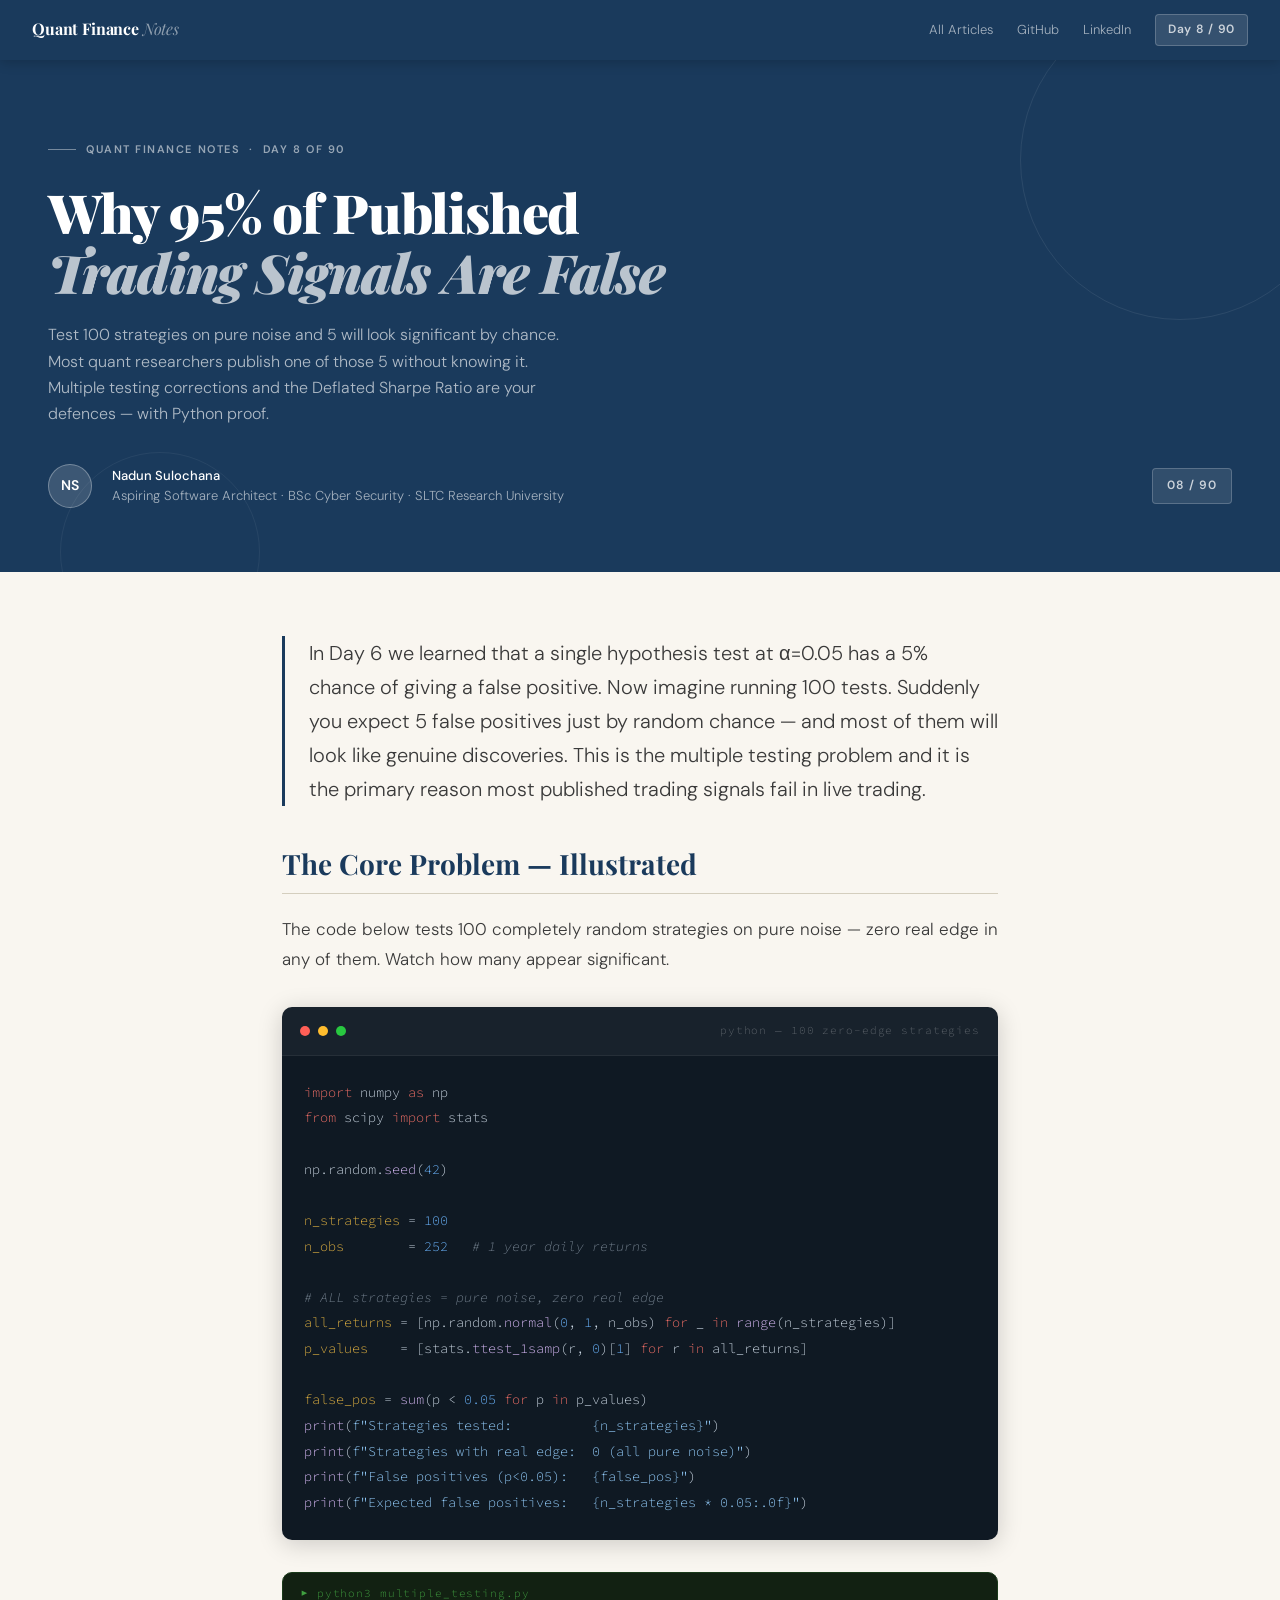
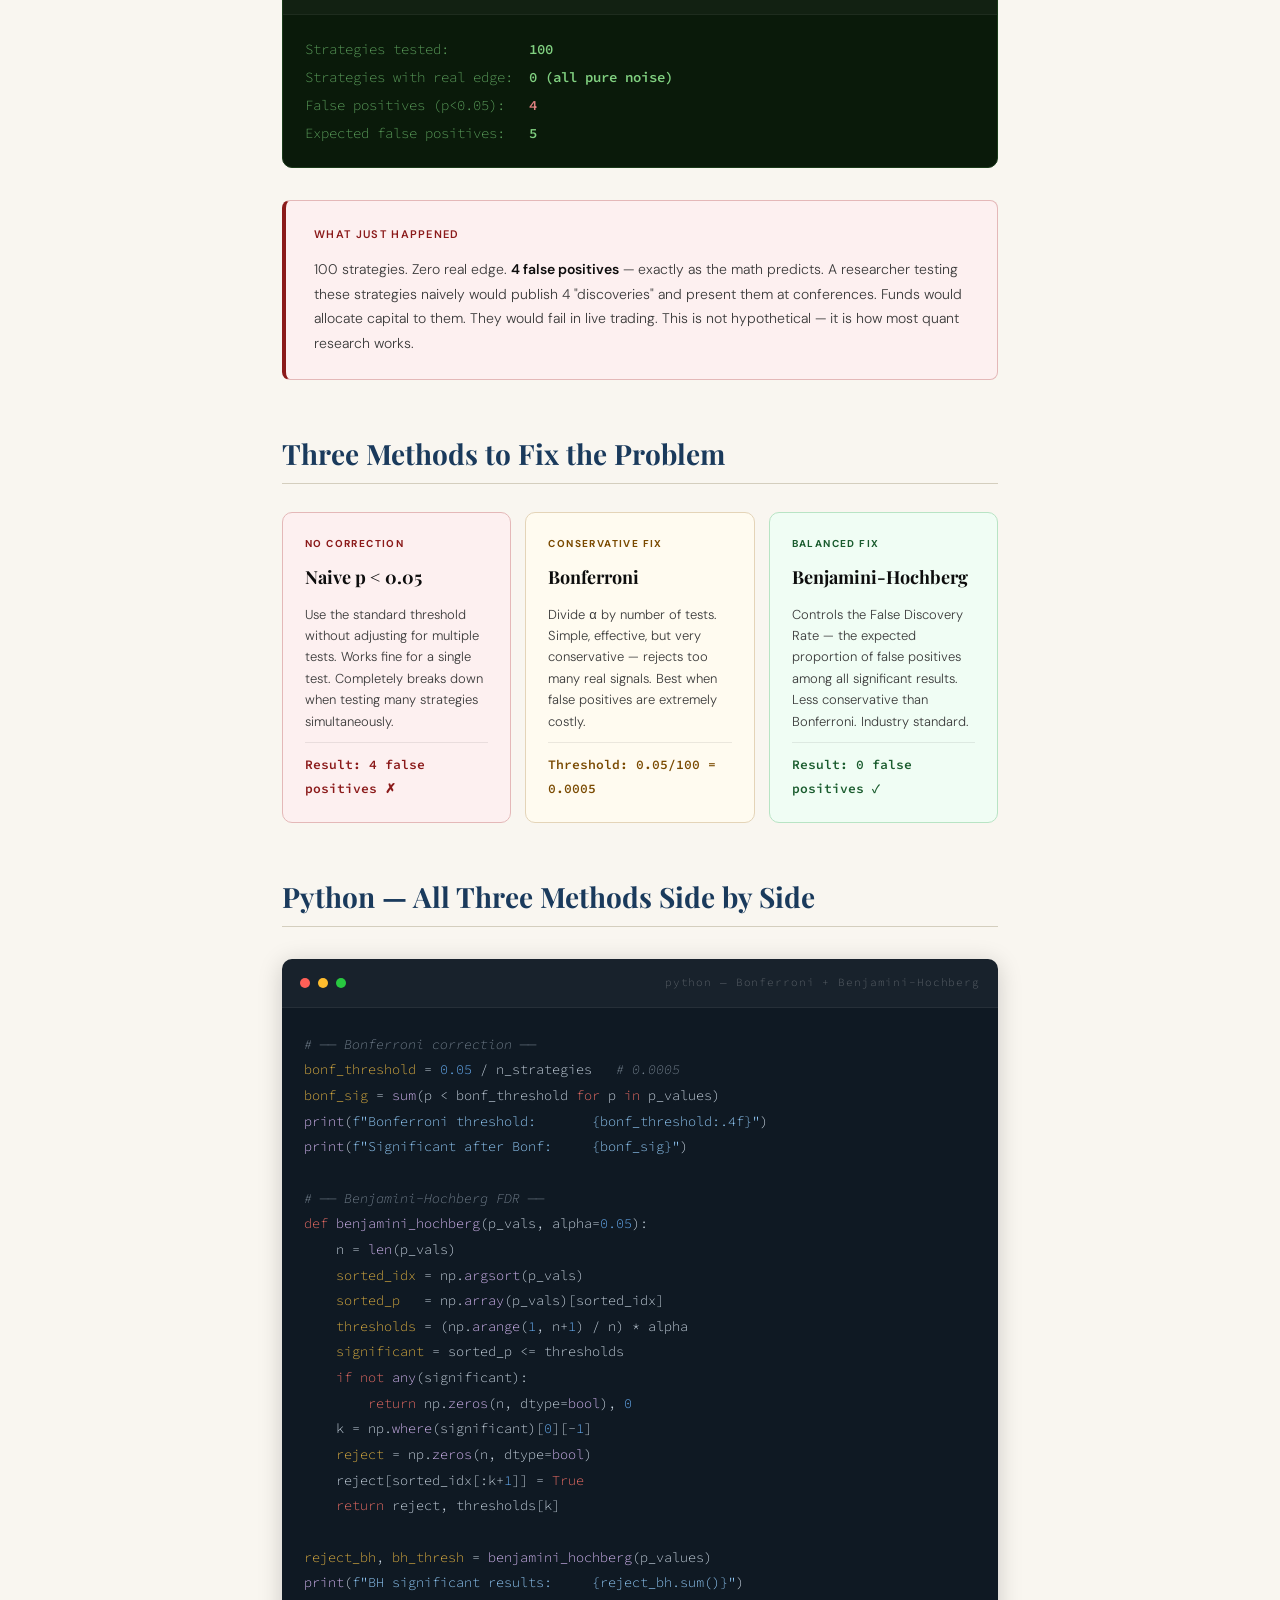
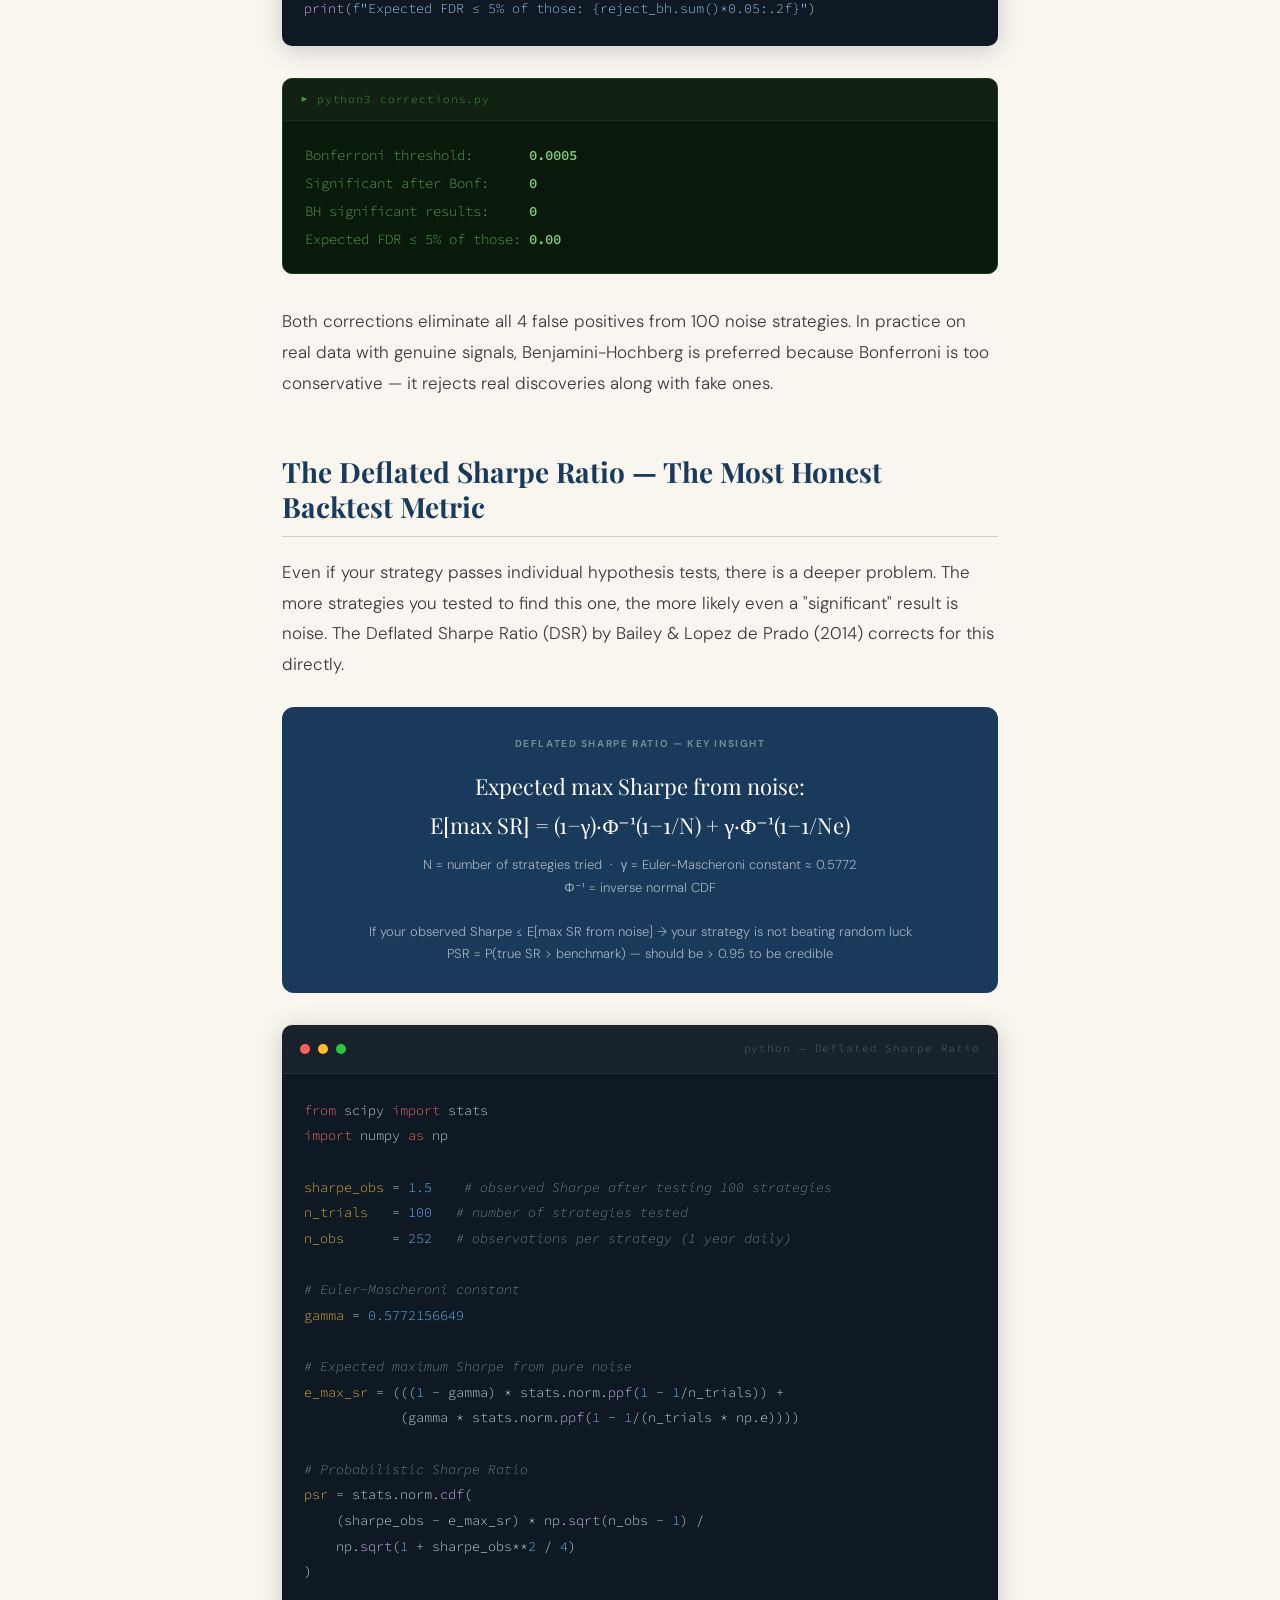
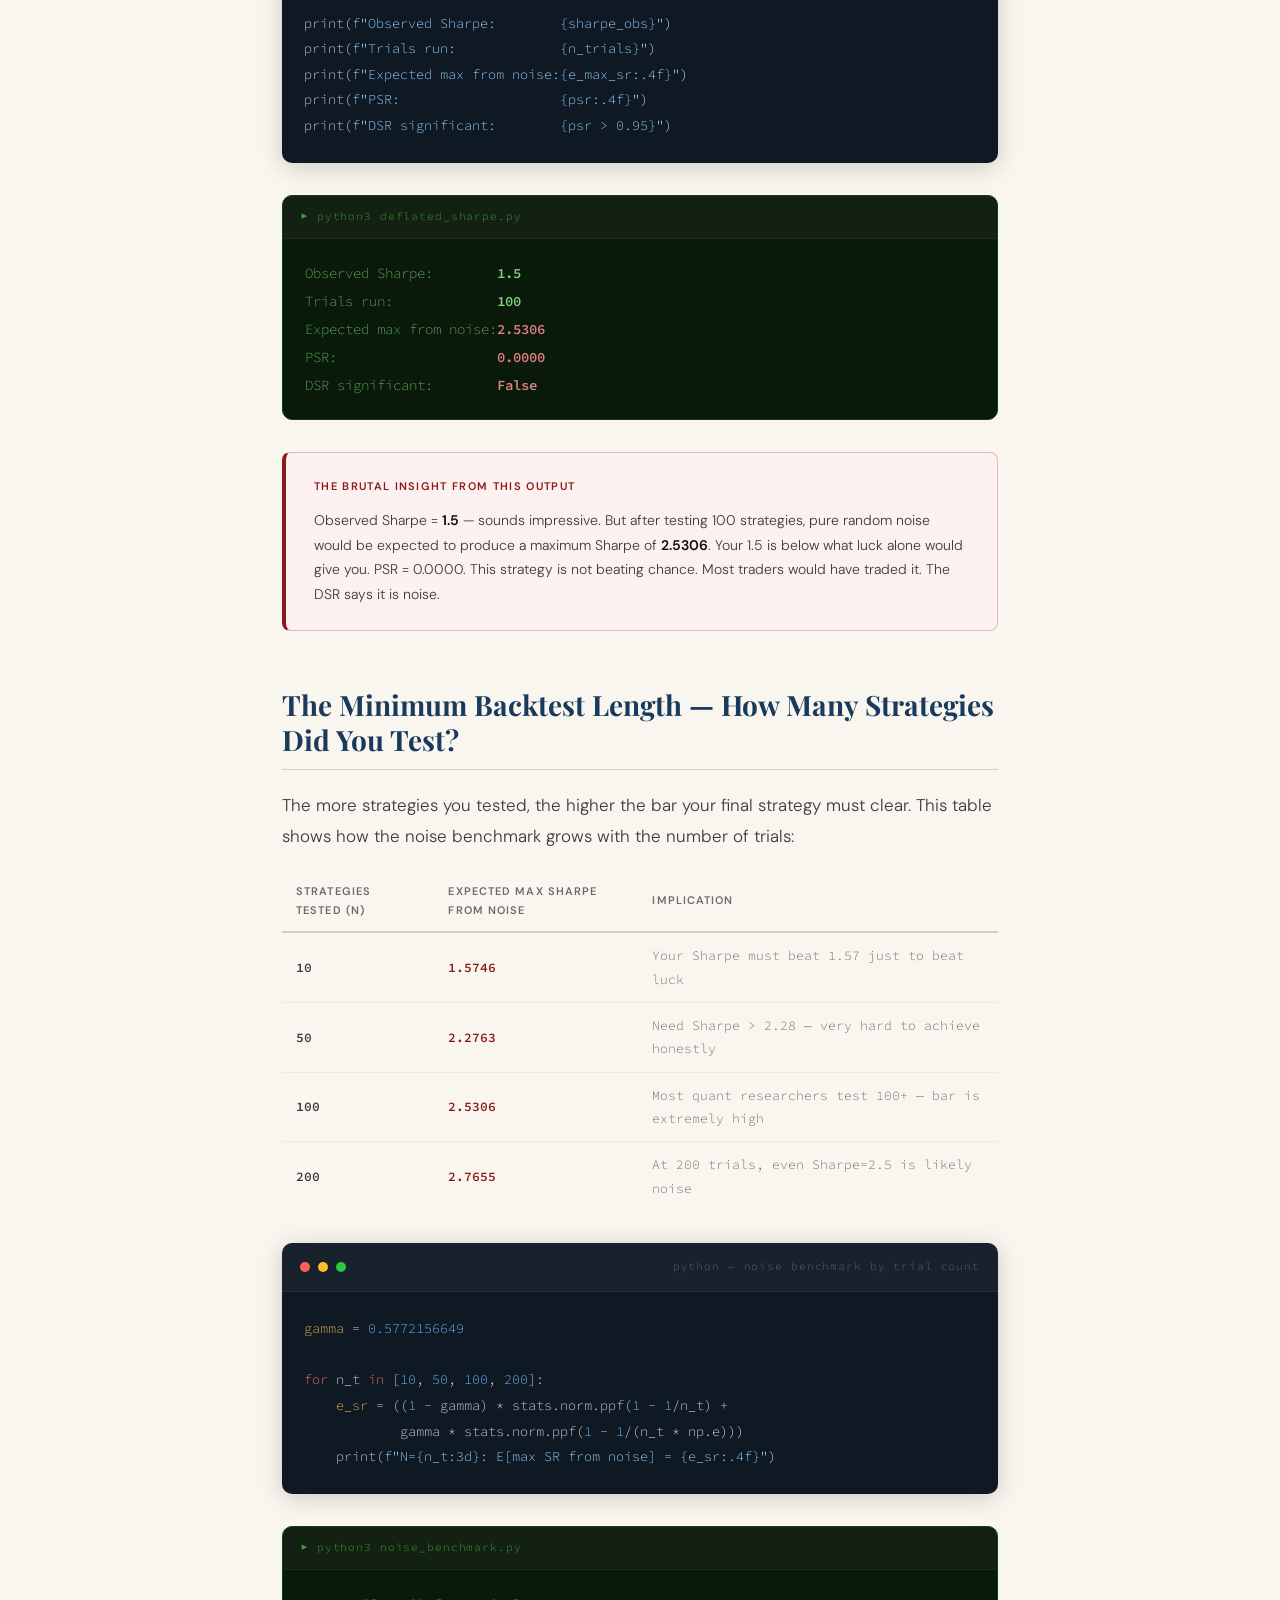
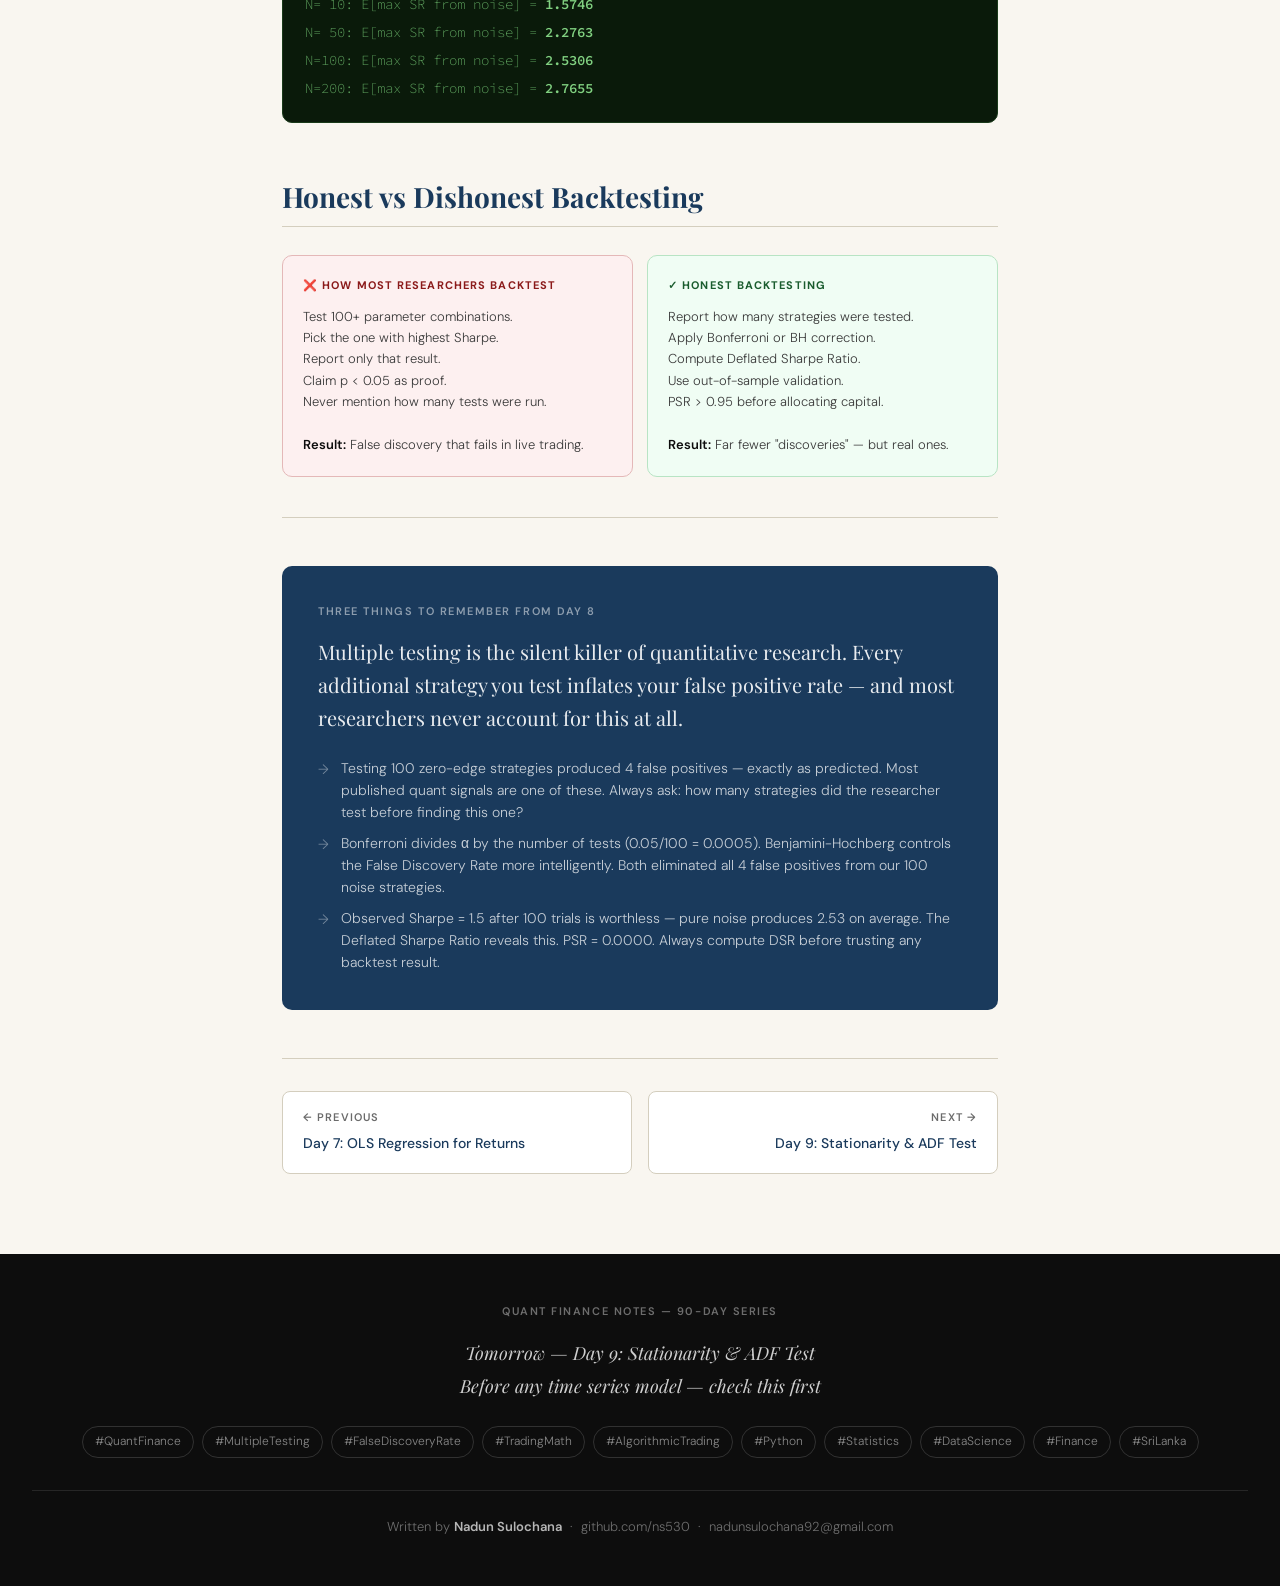
<file: day8.html>
<!DOCTYPE html>
<html lang="en">
<head>
<meta charset="UTF-8">
<meta name="google-site-verification" content="SgzPqB0Vckpfji6y3nNSuKVuLHeB-5xwqyW2BR0Zr9g">
<meta name="viewport" content="width=device-width, initial-scale=1.0">
<meta name="description" content="Day 8: Multiple Testing & False Discovery Rate — why 95% of published trading signals are false. Bonferroni, Benjamini-Hochberg, Deflated Sharpe Ratio with Python.">
<meta name="keywords" content="multiple testing finance, false discovery rate trading, Bonferroni correction, Benjamini-Hochberg, deflated Sharpe ratio, p-hacking backtesting, quant finance Python, Nadun Sulochana">
<meta name="author" content="Nadun Sulochana">
<meta name="robots" content="index, follow, max-snippet:-1, max-image-preview:large">
<link rel="canonical" href="https://ns530.github.io/quant-finance-notes/day8.html">
<meta property="og:type" content="article">
<meta property="og:url" content="https://ns530.github.io/quant-finance-notes/day8.html">
<meta property="og:title" content="Day 8: Multiple Testing & False Discovery Rate — Quant Finance Notes | Nadun Sulochana">
<meta property="og:description" content="Why 95% of published trading signals are false. Bonferroni, BH correction, Deflated Sharpe Ratio — with Python proof from 100 zero-edge strategies.">
<meta property="og:site_name" content="Quant Finance Notes">
<meta name="twitter:card" content="summary_large_image">
<meta name="citation_author" content="Nadun Sulochana">
<meta name="geo.region" content="LK">
<script type="application/ld+json">
{
  "@context": "https://schema.org",
  "@type": "Article",
  "name": "Day 8: Multiple Testing & False Discovery Rate",
  "url": "https://ns530.github.io/quant-finance-notes/day8.html",
  "author": {"@type":"Person","name":"Nadun Sulochana","url":"https://www.linkedin.com/in/nadun-sulochana-41923029b","sameAs":["https://github.com/ns530"]},
  "isPartOf": {"@type":"WebSite","name":"Quant Finance Notes","url":"https://ns530.github.io/quant-finance-notes/"}
}
</script>
<title>Day 8: Multiple Testing & False Discovery Rate — Quant Finance Notes | Nadun Sulochana</title>
<link rel="stylesheet" href="style.css">
<style>
/* ── DAY 8 SPECIFIC ── */
.method-grid{display:grid;grid-template-columns:repeat(3,1fr);gap:14px;margin:28px 0;}
@media(max-width:620px){.method-grid{grid-template-columns:1fr;}}
.method-card{border-radius:10px;padding:22px;border:1px solid var(--rule);}
.m-naive {background:var(--red-lt);   border-color:#E4B8B8;}
.m-bonf  {background:var(--amber-lt); border-color:#E4D4B8;}
.m-bh    {background:var(--green-lt); border-color:#B8E4C4;}
.method-label{font-size:10px;font-weight:700;letter-spacing:0.14em;text-transform:uppercase;margin-bottom:8px;}
.m-naive  .method-label{color:var(--red);}
.m-bonf   .method-label{color:var(--amber);}
.m-bh     .method-label{color:var(--green);}
.method-name{font-family:'Playfair Display',serif;font-size:18px;font-weight:700;margin-bottom:10px;color:var(--ink);}
.method-card p{font-size:13px;color:var(--ink-soft);line-height:1.65;margin:0;}
.method-result{font-family:'Source Code Pro',monospace;font-size:13px;font-weight:600;margin-top:10px;padding-top:10px;border-top:1px solid rgba(0,0,0,0.08);}
.m-naive  .method-result{color:var(--red);}
.m-bonf   .method-result{color:var(--amber);}
.m-bh     .method-result{color:var(--green);}

.dsr-formula{background:var(--accent);border-radius:12px;padding:28px;margin:28px 0;text-align:center;}
.dsr-formula .f-label{font-size:10px;font-weight:700;letter-spacing:0.16em;text-transform:uppercase;color:rgba(255,255,255,0.4);margin-bottom:14px;}
.dsr-formula .f-main{font-family:'Playfair Display',serif;font-size:clamp(15px,2.5vw,22px);color:white;line-height:1.75;margin-bottom:10px;}
.dsr-formula .f-sub{font-size:13px;color:rgba(255,255,255,0.6);line-height:1.7;}

.noise-table{width:100%;border-collapse:collapse;margin:20px 0;font-size:14px;}
.noise-table th{text-align:left;padding:10px 14px;font-size:11px;font-weight:600;letter-spacing:0.1em;text-transform:uppercase;color:var(--ink-muted);border-bottom:2px solid var(--rule);}
.noise-table td{padding:11px 14px;border-bottom:1px solid var(--cream-dark);font-family:'Source Code Pro',monospace;font-size:13px;}
.noise-table tr:last-child td{border-bottom:none;}
.nt-trials{color:var(--ink-soft);font-weight:600;}
.nt-sr{color:var(--red);font-weight:600;}
.nt-note{color:var(--ink-muted);font-family:'DM Sans',sans-serif;font-size:12px;}

.compare-grid{display:grid;grid-template-columns:1fr 1fr;gap:14px;margin:28px 0;}
@media(max-width:520px){.compare-grid{grid-template-columns:1fr;}}
.cg-card{border-radius:10px;padding:20px;border:1px solid var(--rule);}
.cg-bad {background:var(--red-lt);  border-color:#E4B8B8;}
.cg-good{background:var(--green-lt);border-color:#B8E4C4;}
.cg-title{font-size:11px;font-weight:700;letter-spacing:0.1em;text-transform:uppercase;margin-bottom:10px;}
.cg-bad  .cg-title{color:var(--red);}
.cg-good .cg-title{color:var(--green);}
.cg-card p{font-size:13px;color:var(--ink-soft);line-height:1.65;margin:0;}
</style>
</head>
<body>

<nav class="site-nav">
  <a class="nav-brand" href="index.html">Quant Finance <span>Notes</span></a>
  <div class="nav-links">
    <a href="index.html">All Articles</a>
    <a href="https://github.com/ns530" target="_blank">GitHub</a>
    <a href="https://www.linkedin.com/in/nadun-sulochana-41923029b" target="_blank">LinkedIn</a>
    <span class="nav-badge">Day 8 / 90</span>
  </div>
</nav>

<div class="hero">
  <div class="series-tag">Quant Finance Notes &nbsp;·&nbsp; Day 8 of 90</div>
  <h1>Why 95% of Published <em>Trading Signals Are False</em></h1>
  <p class="hero-sub">Test 100 strategies on pure noise and 5 will look significant by chance. Most quant researchers publish one of those 5 without knowing it. Multiple testing corrections and the Deflated Sharpe Ratio are your defences — with Python proof.</p>
  <div class="hero-meta">
    <div class="avatar">NS</div>
    <div class="meta-text"><strong>Nadun Sulochana</strong>Aspiring Software Architect · BSc Cyber Security · SLTC Research University</div>
    <div class="day-badge">08 / 90</div>
  </div>
</div>

<div class="article-body">

  <p class="lead">In Day 6 we learned that a single hypothesis test at α=0.05 has a 5% chance of giving a false positive. Now imagine running 100 tests. Suddenly you expect 5 false positives just by random chance — and most of them will look like genuine discoveries. This is the multiple testing problem and it is the primary reason most published trading signals fail in live trading.</p>

  <h2>The Core Problem — Illustrated</h2>

  <p>The code below tests 100 completely random strategies on pure noise — zero real edge in any of them. Watch how many appear significant.</p>

  <div class="code-wrap">
    <div class="code-header">
      <div class="dot dot-r"></div><div class="dot dot-y"></div><div class="dot dot-g"></div>
      <div class="code-lang">python — 100 zero-edge strategies</div>
    </div>
    <pre><span class="c-kw">import</span> numpy <span class="c-kw">as</span> np
<span class="c-kw">from</span> scipy <span class="c-kw">import</span> stats

np.random.<span class="c-fn">seed</span>(<span class="c-num">42</span>)

<span class="c-var">n_strategies</span> = <span class="c-num">100</span>
<span class="c-var">n_obs</span>        = <span class="c-num">252</span>   <span class="c-cm"># 1 year daily returns</span>

<span class="c-cm"># ALL strategies = pure noise, zero real edge</span>
<span class="c-var">all_returns</span> = [np.random.<span class="c-fn">normal</span>(<span class="c-num">0</span>, <span class="c-num">1</span>, n_obs) <span class="c-kw">for</span> _ <span class="c-kw">in</span> <span class="c-fn">range</span>(n_strategies)]
<span class="c-var">p_values</span>    = [stats.<span class="c-fn">ttest_1samp</span>(r, <span class="c-num">0</span>)[<span class="c-num">1</span>] <span class="c-kw">for</span> r <span class="c-kw">in</span> all_returns]

<span class="c-var">false_pos</span> = <span class="c-fn">sum</span>(p < <span class="c-num">0.05</span> <span class="c-kw">for</span> p <span class="c-kw">in</span> p_values)
<span class="c-fn">print</span>(<span class="c-str">f"Strategies tested:          {n_strategies}"</span>)
<span class="c-fn">print</span>(<span class="c-str">f"Strategies with real edge:  0 (all pure noise)"</span>)
<span class="c-fn">print</span>(<span class="c-str">f"False positives (p<0.05):   {false_pos}"</span>)
<span class="c-fn">print</span>(<span class="c-str">f"Expected false positives:   {n_strategies * 0.05:.0f}"</span>)</pre>
  </div>

  <div class="output-wrap">
    <div class="output-header">▶ python3 multiple_testing.py</div>
    <div class="output-body">
      <div><span class="out-ln">Strategies tested:&nbsp;&nbsp;&nbsp;&nbsp;&nbsp;&nbsp;&nbsp;&nbsp;&nbsp;&nbsp;</span><span class="out-n">100</span></div>
      <div><span class="out-ln">Strategies with real edge:&nbsp;&nbsp;</span><span class="out-n">0 (all pure noise)</span></div>
      <div><span class="out-ln">False positives (p&lt;0.05):&nbsp;&nbsp;&nbsp;</span><span class="out-f">4</span></div>
      <div><span class="out-ln">Expected false positives:&nbsp;&nbsp;&nbsp;</span><span class="out-n">5</span></div>
    </div>
  </div>

  <div class="callout callout-red">
    <div class="callout-title">What just happened</div>
    <p style="margin:0;font-size:14px;color:var(--ink-soft);line-height:1.75;">
      100 strategies. Zero real edge. <strong>4 false positives</strong> — exactly as the math predicts. A researcher testing these strategies naively would publish 4 "discoveries" and present them at conferences. Funds would allocate capital to them. They would fail in live trading. This is not hypothetical — it is how most quant research works.
    </p>
  </div>

  <h2>Three Methods to Fix the Problem</h2>

  <div class="method-grid">
    <div class="method-card m-naive">
      <div class="method-label">No correction</div>
      <div class="method-name">Naive p &lt; 0.05</div>
      <p>Use the standard threshold without adjusting for multiple tests. Works fine for a single test. Completely breaks down when testing many strategies simultaneously.</p>
      <div class="method-result">Result: 4 false positives ✗</div>
    </div>
    <div class="method-card m-bonf">
      <div class="method-label">Conservative fix</div>
      <div class="method-name">Bonferroni</div>
      <p>Divide α by number of tests. Simple, effective, but very conservative — rejects too many real signals. Best when false positives are extremely costly.</p>
      <div class="method-result">Threshold: 0.05/100 = 0.0005</div>
    </div>
    <div class="method-card m-bh">
      <div class="method-label">Balanced fix</div>
      <div class="method-name">Benjamini-Hochberg</div>
      <p>Controls the False Discovery Rate — the expected proportion of false positives among all significant results. Less conservative than Bonferroni. Industry standard.</p>
      <div class="method-result">Result: 0 false positives ✓</div>
    </div>
  </div>

  <h2>Python — All Three Methods Side by Side</h2>

  <div class="code-wrap">
    <div class="code-header">
      <div class="dot dot-r"></div><div class="dot dot-y"></div><div class="dot dot-g"></div>
      <div class="code-lang">python — Bonferroni + Benjamini-Hochberg</div>
    </div>
    <pre><span class="c-cm"># ── Bonferroni correction ──</span>
<span class="c-var">bonf_threshold</span> = <span class="c-num">0.05</span> / n_strategies   <span class="c-cm"># 0.0005</span>
<span class="c-var">bonf_sig</span> = <span class="c-fn">sum</span>(p < bonf_threshold <span class="c-kw">for</span> p <span class="c-kw">in</span> p_values)
<span class="c-fn">print</span>(<span class="c-str">f"Bonferroni threshold:       {bonf_threshold:.4f}"</span>)
<span class="c-fn">print</span>(<span class="c-str">f"Significant after Bonf:     {bonf_sig}"</span>)

<span class="c-cm"># ── Benjamini-Hochberg FDR ──</span>
<span class="c-kw">def</span> <span class="c-fn">benjamini_hochberg</span>(p_vals, alpha=<span class="c-num">0.05</span>):
    n = <span class="c-fn">len</span>(p_vals)
    <span class="c-var">sorted_idx</span> = np.<span class="c-fn">argsort</span>(p_vals)
    <span class="c-var">sorted_p</span>   = np.<span class="c-fn">array</span>(p_vals)[sorted_idx]
    <span class="c-var">thresholds</span> = (np.<span class="c-fn">arange</span>(<span class="c-num">1</span>, n+<span class="c-num">1</span>) / n) * alpha
    <span class="c-var">significant</span> = sorted_p <= thresholds
    <span class="c-kw">if not</span> <span class="c-fn">any</span>(significant):
        <span class="c-kw">return</span> np.<span class="c-fn">zeros</span>(n, dtype=<span class="c-fn">bool</span>), <span class="c-num">0</span>
    k = np.<span class="c-fn">where</span>(significant)[<span class="c-num">0</span>][-<span class="c-num">1</span>]
    <span class="c-var">reject</span> = np.<span class="c-fn">zeros</span>(n, dtype=<span class="c-fn">bool</span>)
    reject[sorted_idx[:k+<span class="c-num">1</span>]] = <span class="c-kw">True</span>
    <span class="c-kw">return</span> reject, thresholds[k]

<span class="c-var">reject_bh</span>, <span class="c-var">bh_thresh</span> = <span class="c-fn">benjamini_hochberg</span>(p_values)
<span class="c-fn">print</span>(<span class="c-str">f"BH significant results:     {reject_bh.sum()}"</span>)
<span class="c-fn">print</span>(<span class="c-str">f"Expected FDR ≤ 5% of those: {reject_bh.sum()*0.05:.2f}"</span>)</pre>
  </div>

  <div class="output-wrap">
    <div class="output-header">▶ python3 corrections.py</div>
    <div class="output-body">
      <div><span class="out-ln">Bonferroni threshold:&nbsp;&nbsp;&nbsp;&nbsp;&nbsp;&nbsp;&nbsp;</span><span class="out-n">0.0005</span></div>
      <div><span class="out-ln">Significant after Bonf:&nbsp;&nbsp;&nbsp;&nbsp;&nbsp;</span><span class="out-n">0</span></div>
      <div><span class="out-ln">BH significant results:&nbsp;&nbsp;&nbsp;&nbsp;&nbsp;</span><span class="out-n">0</span></div>
      <div><span class="out-ln">Expected FDR ≤ 5% of those:&nbsp;</span><span class="out-n">0.00</span></div>
    </div>
  </div>

  <p>Both corrections eliminate all 4 false positives from 100 noise strategies. In practice on real data with genuine signals, Benjamini-Hochberg is preferred because Bonferroni is too conservative — it rejects real discoveries along with fake ones.</p>

  <h2>The Deflated Sharpe Ratio — The Most Honest Backtest Metric</h2>
  <p>Even if your strategy passes individual hypothesis tests, there is a deeper problem. The more strategies you tested to find this one, the more likely even a "significant" result is noise. The Deflated Sharpe Ratio (DSR) by Bailey &amp; Lopez de Prado (2014) corrects for this directly.</p>

  <div class="dsr-formula">
    <div class="f-label">Deflated Sharpe Ratio — Key Insight</div>
    <div class="f-main">
      Expected max Sharpe from noise:<br/>
      E[max SR] = (1−γ)·Φ⁻¹(1−1/N) + γ·Φ⁻¹(1−1/Ne)
    </div>
    <div class="f-sub">
      N = number of strategies tried &nbsp;·&nbsp; γ = Euler-Mascheroni constant ≈ 0.5772<br/>
      Φ⁻¹ = inverse normal CDF<br/><br/>
      If your observed Sharpe ≤ E[max SR from noise] → your strategy is not beating random luck<br/>
      PSR = P(true SR &gt; benchmark) — should be &gt; 0.95 to be credible
    </div>
  </div>

  <div class="code-wrap">
    <div class="code-header">
      <div class="dot dot-r"></div><div class="dot dot-y"></div><div class="dot dot-g"></div>
      <div class="code-lang">python — Deflated Sharpe Ratio</div>
    </div>
    <pre><span class="c-kw">from</span> scipy <span class="c-kw">import</span> stats
<span class="c-kw">import</span> numpy <span class="c-kw">as</span> np

<span class="c-var">sharpe_obs</span> = <span class="c-num">1.5</span>    <span class="c-cm"># observed Sharpe after testing 100 strategies</span>
<span class="c-var">n_trials</span>   = <span class="c-num">100</span>   <span class="c-cm"># number of strategies tested</span>
<span class="c-var">n_obs</span>      = <span class="c-num">252</span>   <span class="c-cm"># observations per strategy (1 year daily)</span>

<span class="c-cm"># Euler-Mascheroni constant</span>
<span class="c-var">gamma</span> = <span class="c-num">0.5772156649</span>

<span class="c-cm"># Expected maximum Sharpe from pure noise</span>
<span class="c-var">e_max_sr</span> = (((<span class="c-num">1</span> - gamma) * stats.norm.<span class="c-fn">ppf</span>(<span class="c-num">1</span> - <span class="c-num">1</span>/n_trials)) +
            (gamma * stats.norm.<span class="c-fn">ppf</span>(<span class="c-num">1</span> - <span class="c-num">1</span>/(n_trials * np.e))))

<span class="c-cm"># Probabilistic Sharpe Ratio</span>
<span class="c-var">psr</span> = stats.norm.<span class="c-fn">cdf</span>(
    (sharpe_obs - e_max_sr) * np.<span class="c-fn">sqrt</span>(n_obs - <span class="c-num">1</span>) /
    np.<span class="c-fn">sqrt</span>(<span class="c-num">1</span> + sharpe_obs**<span class="c-num">2</span> / <span class="c-num">4</span>)
)

<span class="c-fn">print</span>(<span class="c-str">f"Observed Sharpe:        {sharpe_obs}"</span>)
<span class="c-fn">print</span>(<span class="c-str">f"Trials run:             {n_trials}"</span>)
<span class="c-fn">print</span>(<span class="c-str">f"Expected max from noise:{e_max_sr:.4f}"</span>)
<span class="c-fn">print</span>(<span class="c-str">f"PSR:                    {psr:.4f}"</span>)
<span class="c-fn">print</span>(<span class="c-str">f"DSR significant:        {psr > 0.95}"</span>)</pre>
  </div>

  <div class="output-wrap">
    <div class="output-header">▶ python3 deflated_sharpe.py</div>
    <div class="output-body">
      <div><span class="out-ln">Observed Sharpe:&nbsp;&nbsp;&nbsp;&nbsp;&nbsp;&nbsp;&nbsp;&nbsp;</span><span class="out-n">1.5</span></div>
      <div><span class="out-ln">Trials run:&nbsp;&nbsp;&nbsp;&nbsp;&nbsp;&nbsp;&nbsp;&nbsp;&nbsp;&nbsp;&nbsp;&nbsp;&nbsp;</span><span class="out-n">100</span></div>
      <div><span class="out-ln">Expected max from noise:</span><span class="out-f">2.5306</span></div>
      <div><span class="out-ln">PSR:&nbsp;&nbsp;&nbsp;&nbsp;&nbsp;&nbsp;&nbsp;&nbsp;&nbsp;&nbsp;&nbsp;&nbsp;&nbsp;&nbsp;&nbsp;&nbsp;&nbsp;&nbsp;&nbsp;&nbsp;</span><span class="out-f">0.0000</span></div>
      <div><span class="out-ln">DSR significant:&nbsp;&nbsp;&nbsp;&nbsp;&nbsp;&nbsp;&nbsp;&nbsp;</span><span class="out-f">False</span></div>
    </div>
  </div>

  <div class="callout callout-red">
    <div class="callout-title">The brutal insight from this output</div>
    <p style="margin:0;font-size:14px;color:var(--ink-soft);line-height:1.75;">
      Observed Sharpe = <strong>1.5</strong> — sounds impressive. But after testing 100 strategies, pure random noise would be expected to produce a maximum Sharpe of <strong>2.5306</strong>. Your 1.5 is below what luck alone would give you. PSR = 0.0000. This strategy is not beating chance. Most traders would have traded it. The DSR says it is noise.
    </p>
  </div>

  <h2>The Minimum Backtest Length — How Many Strategies Did You Test?</h2>
  <p>The more strategies you tested, the higher the bar your final strategy must clear. This table shows how the noise benchmark grows with the number of trials:</p>

  <table class="noise-table">
    <thead>
      <tr><th>Strategies tested (N)</th><th>Expected max Sharpe from noise</th><th>Implication</th></tr>
    </thead>
    <tbody>
      <tr><td class="nt-trials">10</td><td class="nt-sr">1.5746</td><td class="nt-note">Your Sharpe must beat 1.57 just to beat luck</td></tr>
      <tr><td class="nt-trials">50</td><td class="nt-sr">2.2763</td><td class="nt-note">Need Sharpe &gt; 2.28 — very hard to achieve honestly</td></tr>
      <tr><td class="nt-trials">100</td><td class="nt-sr">2.5306</td><td class="nt-note">Most quant researchers test 100+ — bar is extremely high</td></tr>
      <tr><td class="nt-trials">200</td><td class="nt-sr">2.7655</td><td class="nt-note">At 200 trials, even Sharpe=2.5 is likely noise</td></tr>
    </tbody>
  </table>

  <div class="code-wrap">
    <div class="code-header">
      <div class="dot dot-r"></div><div class="dot dot-y"></div><div class="dot dot-g"></div>
      <div class="code-lang">python — noise benchmark by trial count</div>
    </div>
    <pre><span class="c-var">gamma</span> = <span class="c-num">0.5772156649</span>

<span class="c-kw">for</span> n_t <span class="c-kw">in</span> [<span class="c-num">10</span>, <span class="c-num">50</span>, <span class="c-num">100</span>, <span class="c-num">200</span>]:
    <span class="c-var">e_sr</span> = ((<span class="c-num">1</span> - gamma) * stats.norm.<span class="c-fn">ppf</span>(<span class="c-num">1</span> - <span class="c-num">1</span>/n_t) +
            gamma * stats.norm.<span class="c-fn">ppf</span>(<span class="c-num">1</span> - <span class="c-num">1</span>/(n_t * np.e)))
    <span class="c-fn">print</span>(<span class="c-str">f"N={n_t:3d}: E[max SR from noise] = {e_sr:.4f}"</span>)</pre>
  </div>

  <div class="output-wrap">
    <div class="output-header">▶ python3 noise_benchmark.py</div>
    <div class="output-body">
      <div><span class="out-ln">N= 10: E[max SR from noise] = </span><span class="out-n">1.5746</span></div>
      <div><span class="out-ln">N= 50: E[max SR from noise] = </span><span class="out-n">2.2763</span></div>
      <div><span class="out-ln">N=100: E[max SR from noise] = </span><span class="out-n">2.5306</span></div>
      <div><span class="out-ln">N=200: E[max SR from noise] = </span><span class="out-n">2.7655</span></div>
    </div>
  </div>

  <h2>Honest vs Dishonest Backtesting</h2>

  <div class="compare-grid">
    <div class="cg-card cg-bad">
      <div class="cg-title">❌ How most researchers backtest</div>
      <p>
        Test 100+ parameter combinations.<br/>
        Pick the one with highest Sharpe.<br/>
        Report only that result.<br/>
        Claim p &lt; 0.05 as proof.<br/>
        Never mention how many tests were run.<br/><br/>
        <strong>Result:</strong> False discovery that fails in live trading.
      </p>
    </div>
    <div class="cg-card cg-good">
      <div class="cg-title">✓ Honest backtesting</div>
      <p>
        Report how many strategies were tested.<br/>
        Apply Bonferroni or BH correction.<br/>
        Compute Deflated Sharpe Ratio.<br/>
        Use out-of-sample validation.<br/>
        PSR &gt; 0.95 before allocating capital.<br/><br/>
        <strong>Result:</strong> Far fewer "discoveries" — but real ones.
      </p>
    </div>
  </div>

  <hr class="rule"/>

  <div class="takeaway">
    <div class="takeaway-title">Three things to remember from Day 8</div>
    <p class="takeaway-body">Multiple testing is the silent killer of quantitative research. Every additional strategy you test inflates your false positive rate — and most researchers never account for this at all.</p>
    <ul class="takeaway-list">
      <li>Testing 100 zero-edge strategies produced 4 false positives — exactly as predicted. Most published quant signals are one of these. Always ask: how many strategies did the researcher test before finding this one?</li>
      <li>Bonferroni divides α by the number of tests (0.05/100 = 0.0005). Benjamini-Hochberg controls the False Discovery Rate more intelligently. Both eliminated all 4 false positives from our 100 noise strategies.</li>
      <li>Observed Sharpe = 1.5 after 100 trials is worthless — pure noise produces 2.53 on average. The Deflated Sharpe Ratio reveals this. PSR = 0.0000. Always compute DSR before trusting any backtest result.</li>
    </ul>
  </div>

  <div class="article-nav">
    <a href="day7.html">
      <span class="nav-dir">← Previous</span>
      <span class="nav-title">Day 7: OLS Regression for Returns</span>
    </a>
    <a href="day9.html" class="next">
      <span class="nav-dir">Next →</span>
      <span class="nav-title">Day 9: Stationarity &amp; ADF Test</span>
    </a>
  </div>

</div>

<div class="article-footer">
  <div class="footer-series">Quant Finance Notes — 90-Day Series</div>
  <div class="footer-next">Tomorrow — Day 9: Stationarity &amp; ADF Test<br/>Before any time series model — check this first</div>
  <div class="footer-tags">
    <span class="footer-tag">#QuantFinance</span>
    <span class="footer-tag">#MultipleTesting</span>
    <span class="footer-tag">#FalseDiscoveryRate</span>
    <span class="footer-tag">#TradingMath</span>
    <span class="footer-tag">#AlgorithmicTrading</span>
    <span class="footer-tag">#Python</span>
    <span class="footer-tag">#Statistics</span>
    <span class="footer-tag">#DataScience</span>
    <span class="footer-tag">#Finance</span>
    <span class="footer-tag">#SriLanka</span>
  </div>
  <div class="footer-author">
    Written by <strong>Nadun Sulochana</strong> &nbsp;·&nbsp; github.com/ns530 &nbsp;·&nbsp; nadunsulochana92@gmail.com
  </div>
</div>

</body>
</html>
</file>
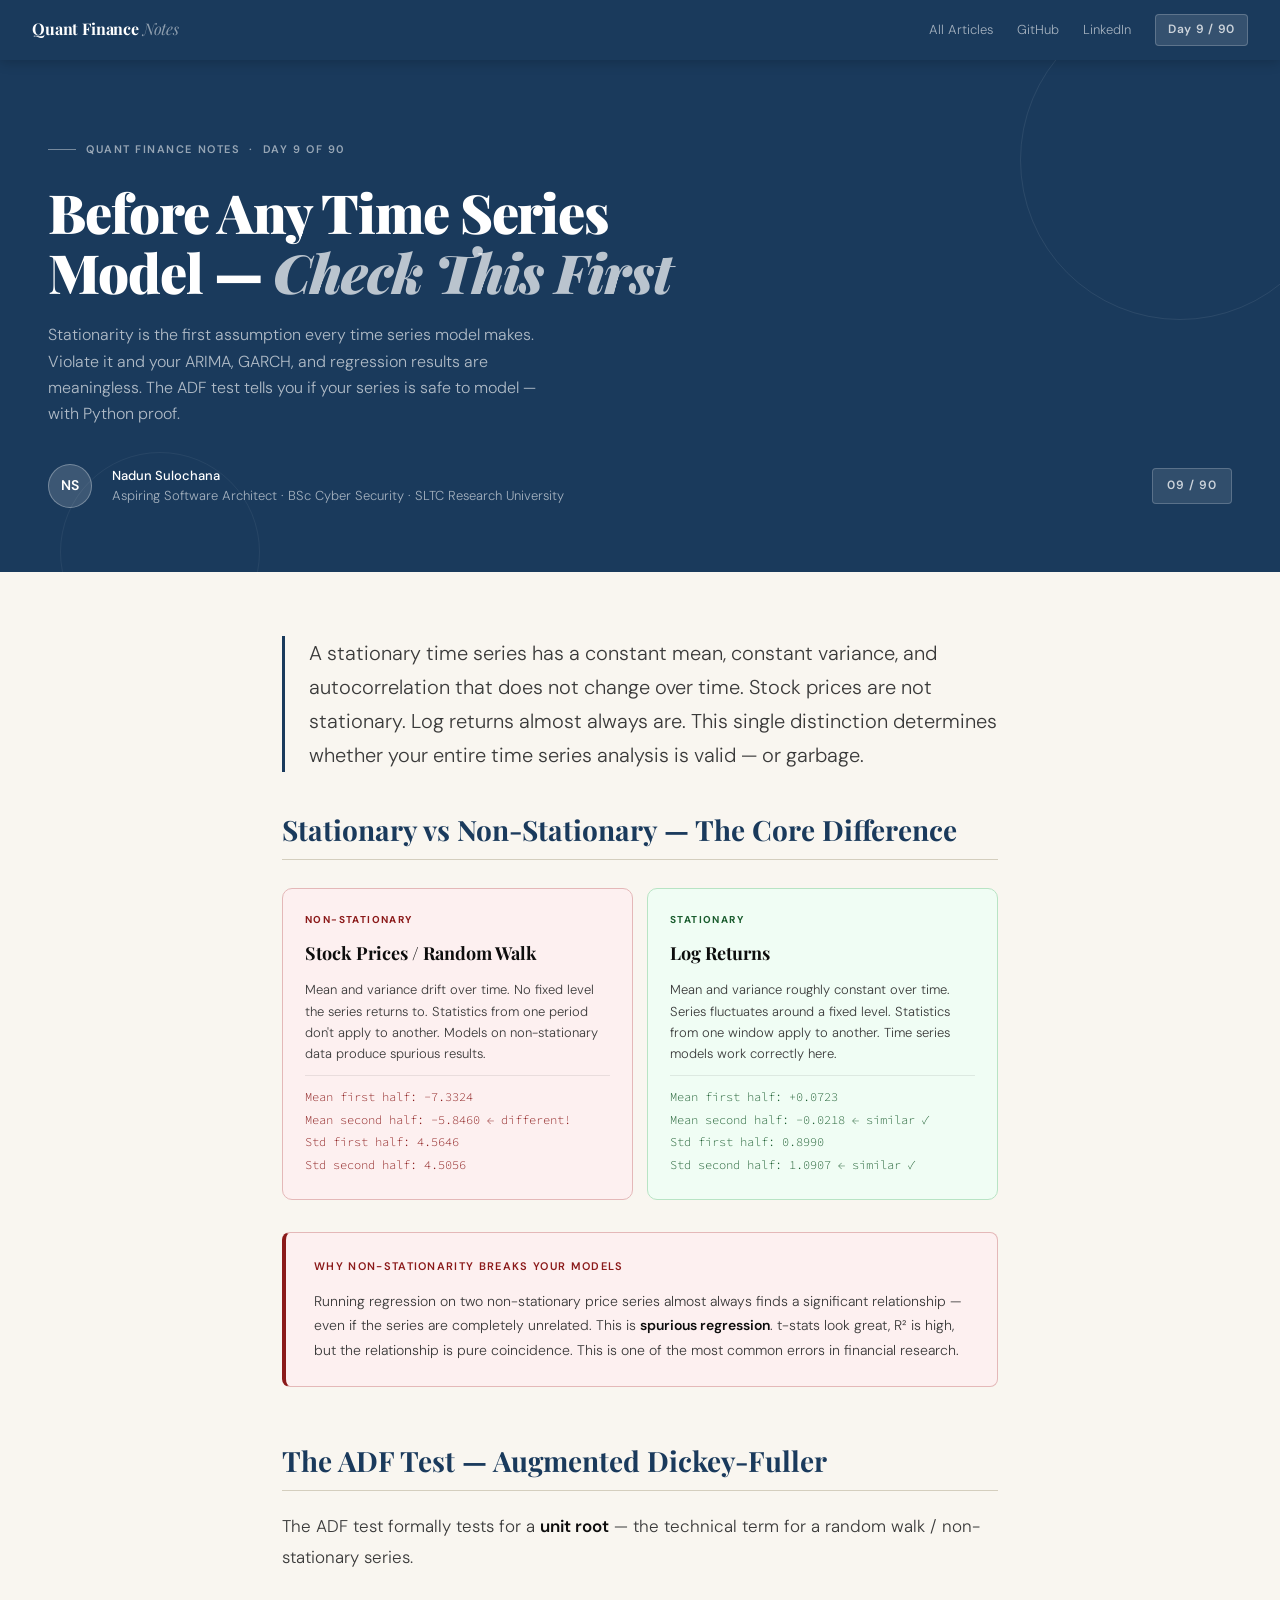
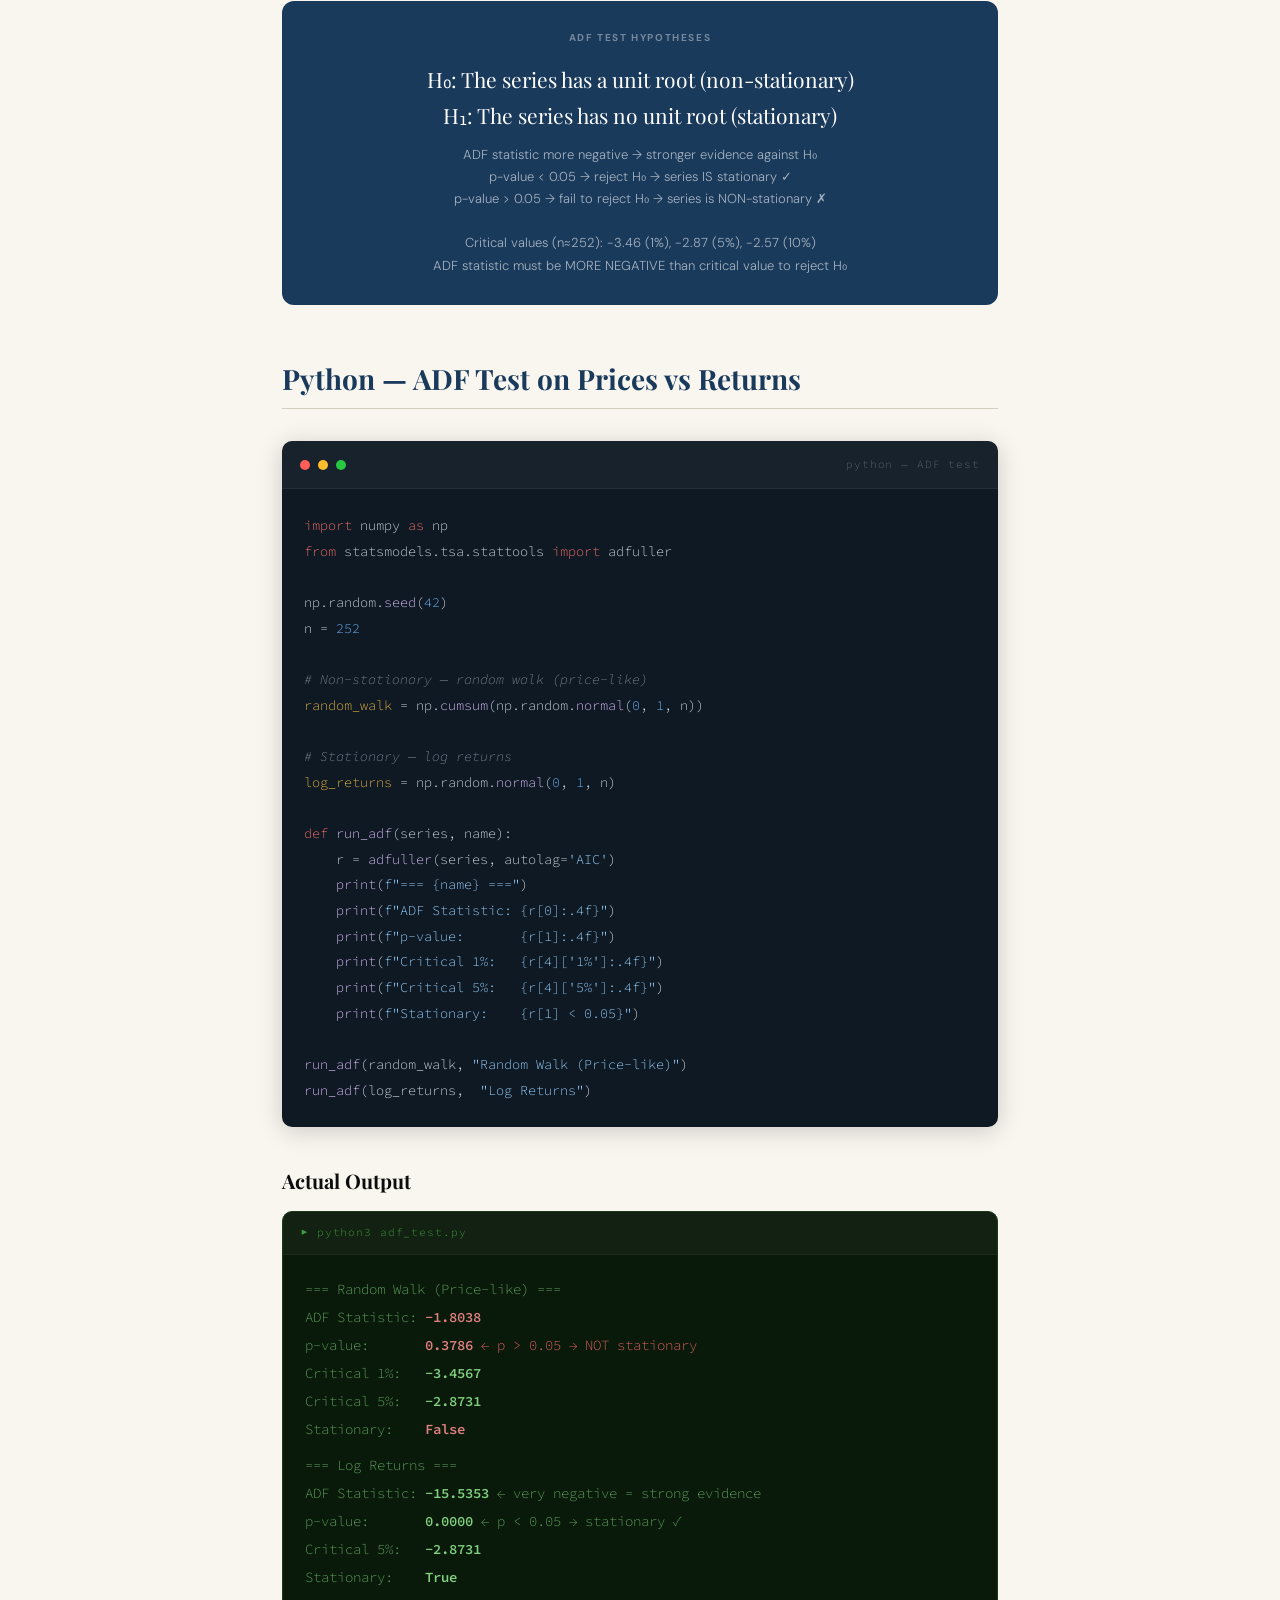
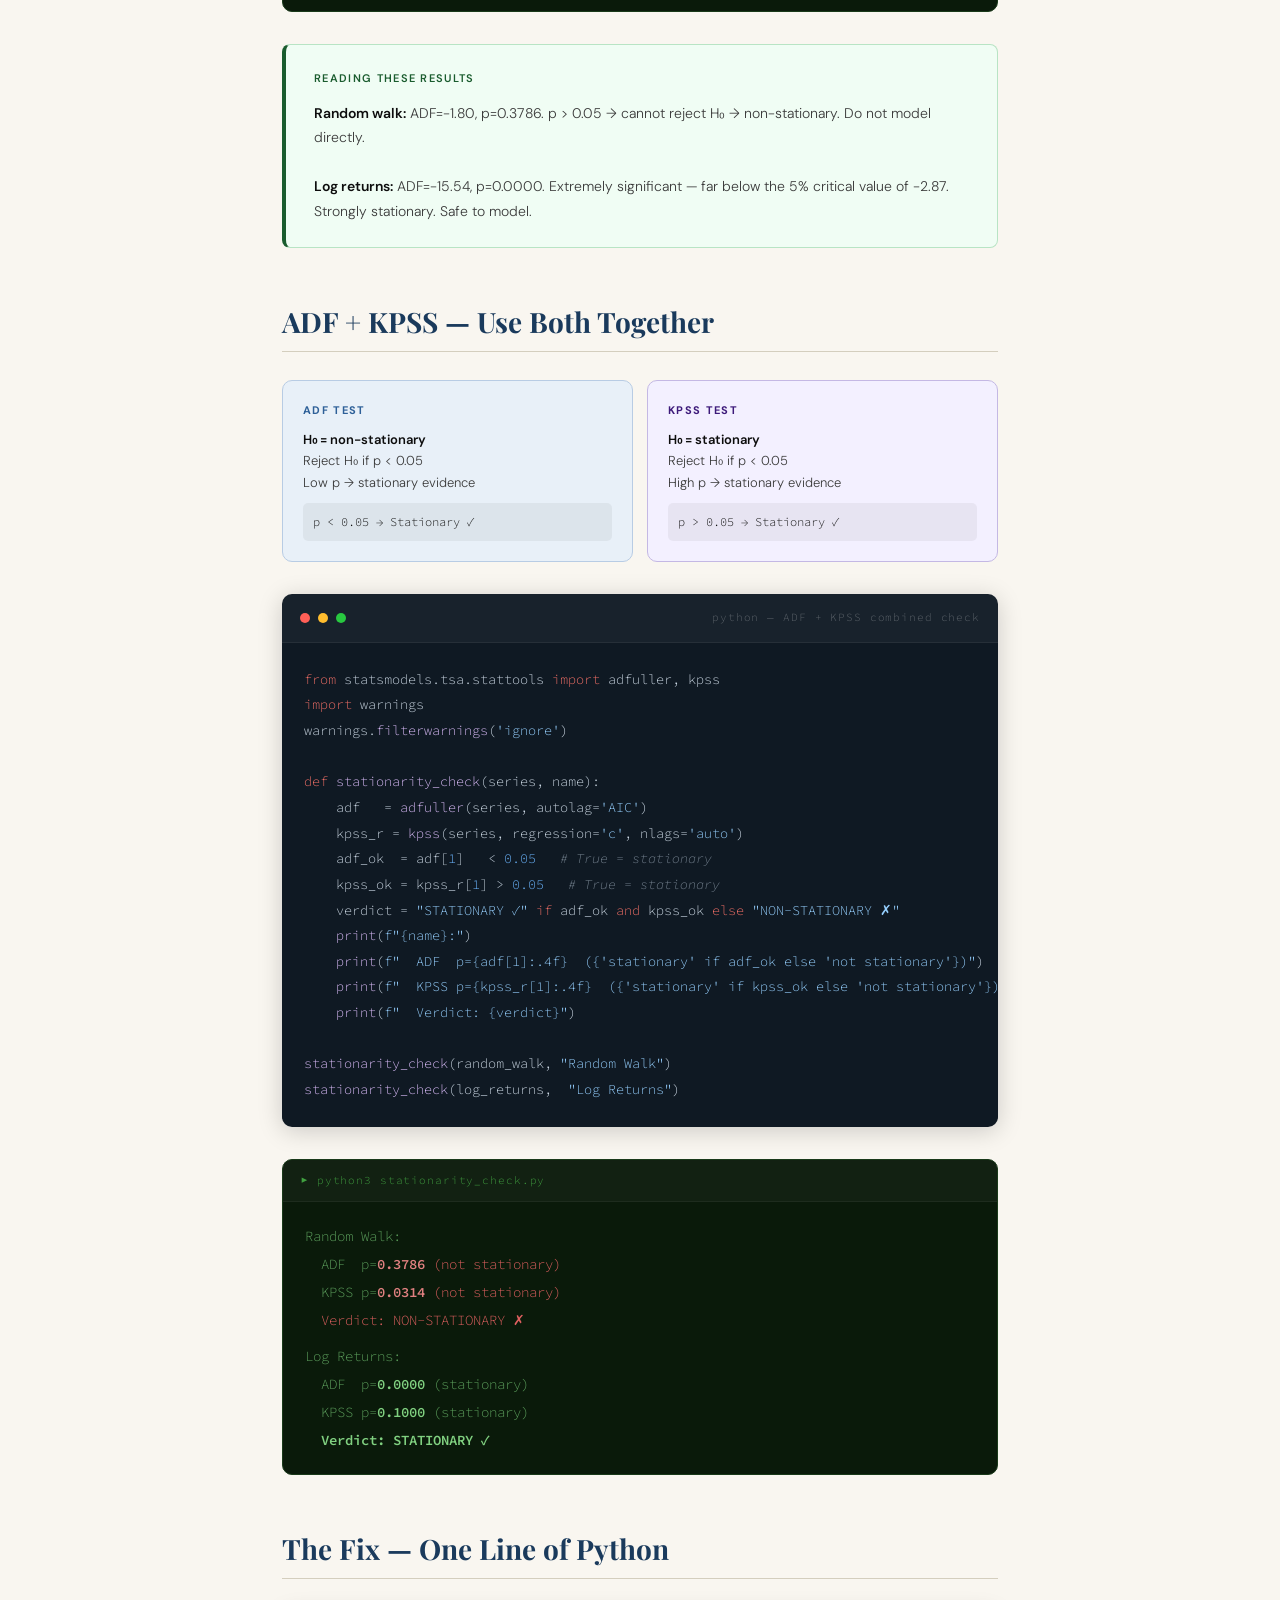
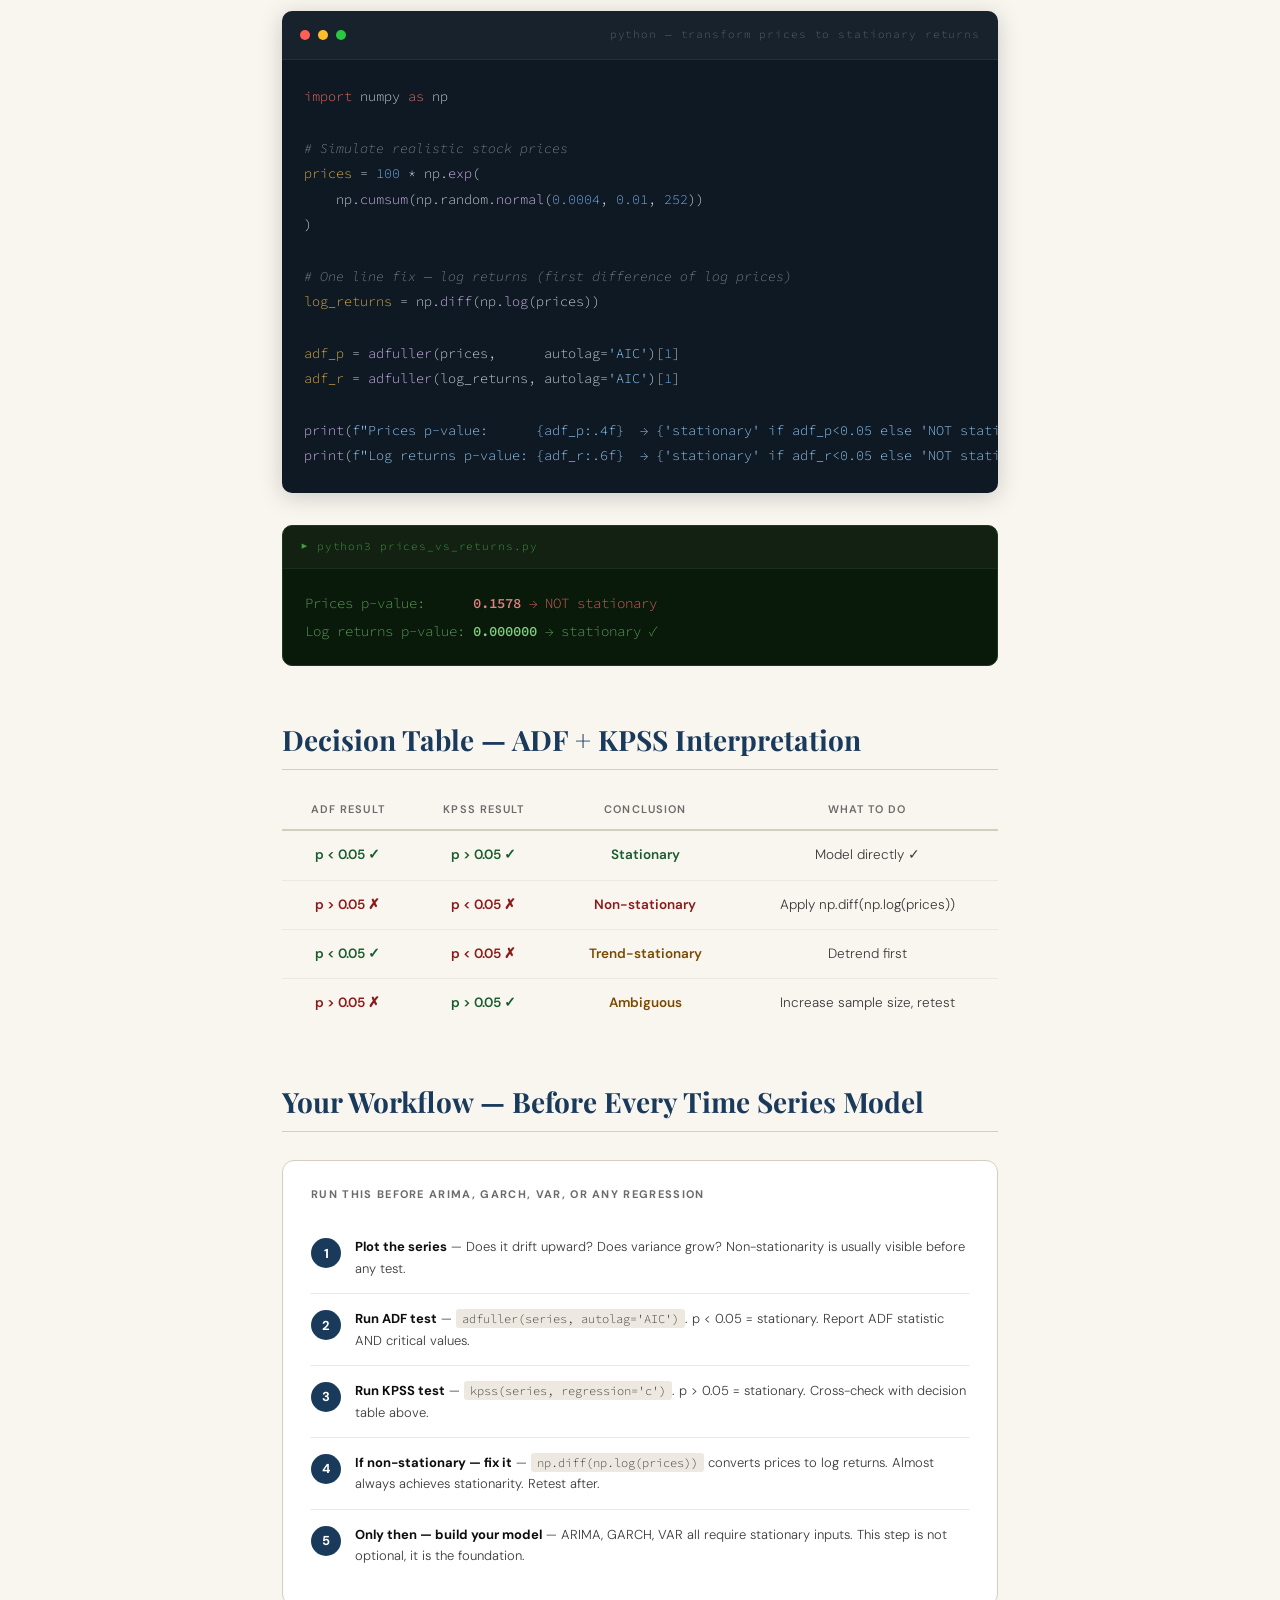
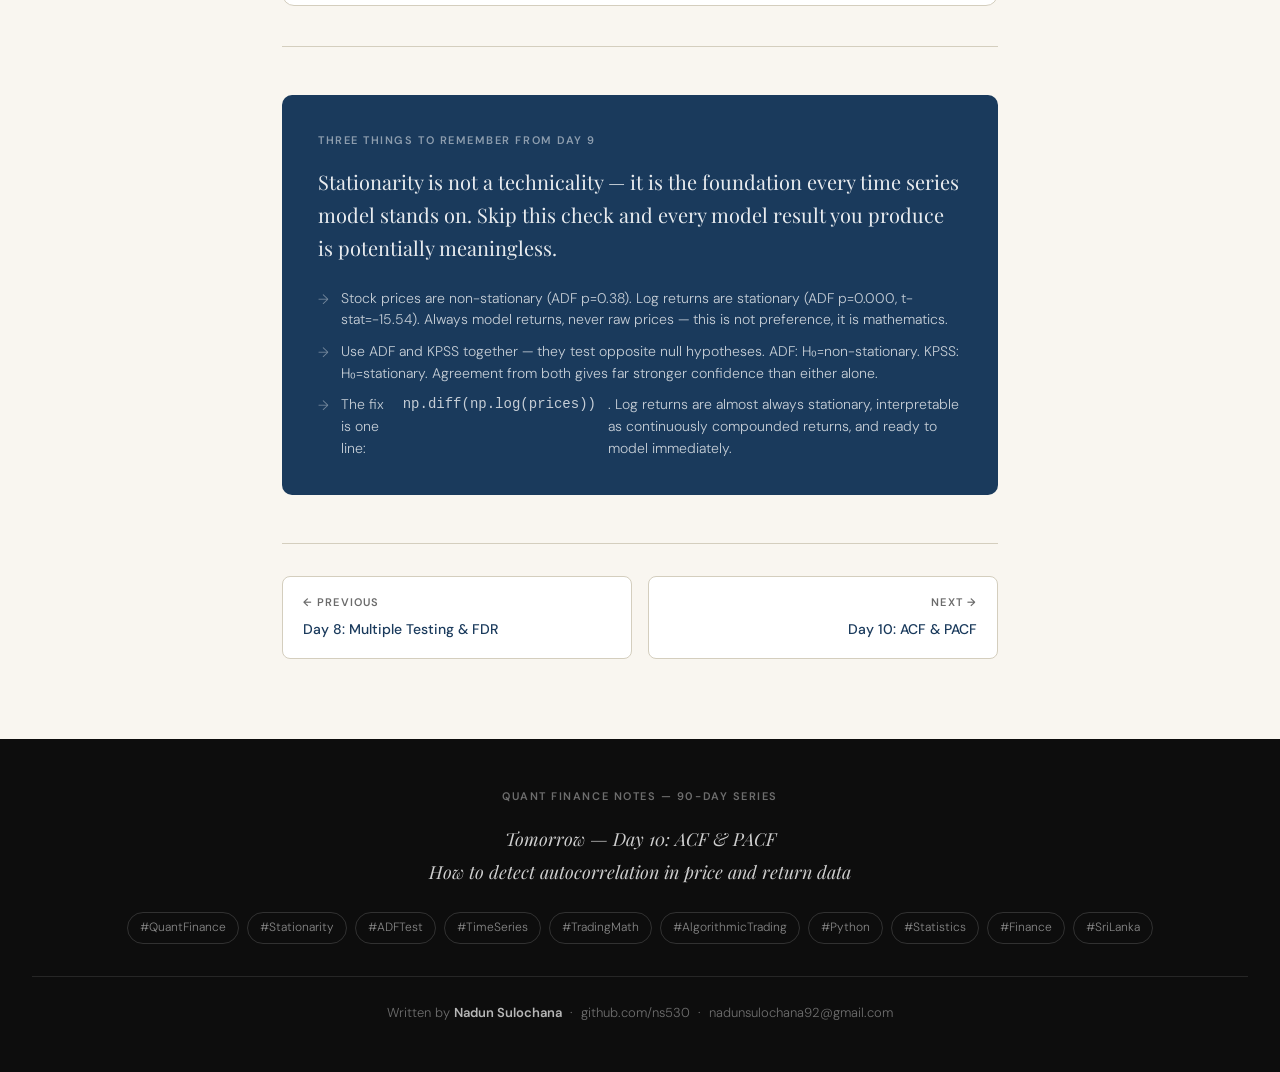
<file: day9.html>
<!DOCTYPE html>
<html lang="en">
<head>
<meta charset="UTF-8">
<meta name="google-site-verification" content="SgzPqB0Vckpfji6y3nNSuKVuLHeB-5xwqyW2BR0Zr9g">
<meta name="viewport" content="width=device-width, initial-scale=1.0">
<meta name="description" content="Day 9: Stationarity & ADF Test — before any time series model, check this first. ADF test, KPSS test, random walk vs stationary returns with Python.">
<meta name="keywords" content="stationarity finance, ADF test trading, unit root test, KPSS test, random walk price series, log returns stationary, time series finance Python, Nadun Sulochana">
<meta name="author" content="Nadun Sulochana">
<meta name="robots" content="index, follow, max-snippet:-1, max-image-preview:large">
<link rel="canonical" href="https://ns530.github.io/quant-finance-notes/day9.html">
<meta property="og:type" content="article">
<meta property="og:url" content="https://ns530.github.io/quant-finance-notes/day9.html">
<meta property="og:title" content="Day 9: Stationarity & ADF Test — Quant Finance Notes | Nadun Sulochana">
<meta property="og:description" content="Before any time series model — check stationarity. ADF on prices p=0.38 (not stationary) vs log returns p=0.000 (stationary). Python proof.">
<meta property="og:site_name" content="Quant Finance Notes">
<meta name="twitter:card" content="summary_large_image">
<meta name="citation_author" content="Nadun Sulochana">
<meta name="geo.region" content="LK">
<script type="application/ld+json">
{
  "@context": "https://schema.org",
  "@type": "Article",
  "name": "Day 9: Stationarity & ADF Test",
  "url": "https://ns530.github.io/quant-finance-notes/day9.html",
  "author": {"@type":"Person","name":"Nadun Sulochana","url":"https://www.linkedin.com/in/nadun-sulochana-41923029b","sameAs":["https://github.com/ns530"]},
  "isPartOf": {"@type":"WebSite","name":"Quant Finance Notes","url":"https://ns530.github.io/quant-finance-notes/"}
}
</script>
<title>Day 9: Stationarity & ADF Test — Quant Finance Notes | Nadun Sulochana</title>
<link rel="stylesheet" href="style.css">
<style>
.stat-compare{display:grid;grid-template-columns:1fr 1fr;gap:14px;margin:28px 0;}
@media(max-width:540px){.stat-compare{grid-template-columns:1fr;}}
.sc-card{border-radius:10px;padding:22px;border:1px solid var(--rule);}
.sc-bad{background:var(--red-lt);border-color:#E4B8B8;}
.sc-good{background:var(--green-lt);border-color:#B8E4C4;}
.sc-label{font-size:10px;font-weight:700;letter-spacing:0.14em;text-transform:uppercase;margin-bottom:8px;}
.sc-bad .sc-label{color:var(--red);}
.sc-good .sc-label{color:var(--green);}
.sc-title{font-family:'Playfair Display',serif;font-size:18px;font-weight:700;margin-bottom:10px;color:var(--ink);}
.sc-card p{font-size:13px;color:var(--ink-soft);line-height:1.65;margin:0;}
.sc-stat{font-family:'Source Code Pro',monospace;font-size:12px;margin-top:10px;padding-top:10px;border-top:1px solid rgba(0,0,0,0.08);line-height:1.9;}
.sc-bad .sc-stat{color:var(--red);}
.sc-good .sc-stat{color:var(--green);}

.adf-formula{background:var(--accent);border-radius:12px;padding:28px;margin:28px 0;text-align:center;}
.adf-formula .f-label{font-size:10px;font-weight:700;letter-spacing:0.16em;text-transform:uppercase;color:rgba(255,255,255,0.4);margin-bottom:14px;}
.adf-formula .f-main{font-family:'Playfair Display',serif;font-size:clamp(14px,2.5vw,21px);color:white;line-height:1.75;margin-bottom:10px;}
.adf-formula .f-sub{font-size:13px;color:rgba(255,255,255,0.6);line-height:1.7;}

.test-grid{display:grid;grid-template-columns:1fr 1fr;gap:14px;margin:28px 0;}
@media(max-width:520px){.test-grid{grid-template-columns:1fr;}}
.tg-card{border-radius:10px;padding:20px;border:1px solid var(--rule);}
.tg-adf{background:var(--accent-lt);border-color:#B8CCE4;}
.tg-kpss{background:var(--purple-lt);border-color:#C4B8E4;}
.tg-title{font-size:11px;font-weight:700;letter-spacing:0.12em;text-transform:uppercase;margin-bottom:8px;}
.tg-adf .tg-title{color:var(--accent-mid);}
.tg-kpss .tg-title{color:var(--purple);}
.tg-card p{font-size:13px;color:var(--ink-soft);line-height:1.65;margin:0;}
.tg-rule{font-family:'Source Code Pro',monospace;font-size:12px;margin-top:10px;padding:8px 10px;background:rgba(0,0,0,0.05);border-radius:5px;}

.decision-table{width:100%;border-collapse:collapse;margin:20px 0;font-size:13.5px;}
.decision-table th{text-align:center;padding:10px 14px;font-size:11px;font-weight:600;letter-spacing:0.1em;text-transform:uppercase;color:var(--ink-muted);border-bottom:2px solid var(--rule);}
.decision-table td{padding:12px 14px;border-bottom:1px solid var(--cream-dark);text-align:center;}
.decision-table tr:last-child td{border-bottom:none;}
.d-green{color:var(--green);font-weight:600;}
.d-red{color:var(--red);font-weight:600;}
.d-amber{color:var(--amber);font-weight:600;}
.d-stat{color:var(--ink-soft);}

.wf-item{display:flex;gap:14px;padding:14px 0;border-bottom:1px solid var(--cream-dark);align-items:flex-start;}
.wf-item:last-child{border-bottom:none;}
.wf-num{width:30px;height:30px;border-radius:50%;background:var(--accent);color:white;display:flex;align-items:center;justify-content:center;font-size:13px;font-weight:700;flex-shrink:0;margin-top:2px;}
.wf-body{flex:1;font-size:13px;color:var(--ink-soft);line-height:1.65;}
.wf-body b{color:var(--ink);}
.wf-body code{font-family:'Source Code Pro',monospace;background:var(--cream-dark);padding:2px 6px;border-radius:3px;font-size:12px;}
</style>
</head>
<body>

<nav class="site-nav">
  <a class="nav-brand" href="index.html">Quant Finance <span>Notes</span></a>
  <div class="nav-links">
    <a href="index.html">All Articles</a>
    <a href="https://github.com/ns530" target="_blank">GitHub</a>
    <a href="https://www.linkedin.com/in/nadun-sulochana-41923029b" target="_blank">LinkedIn</a>
    <span class="nav-badge">Day 9 / 90</span>
  </div>
</nav>

<div class="hero">
  <div class="series-tag">Quant Finance Notes &nbsp;·&nbsp; Day 9 of 90</div>
  <h1>Before Any Time Series Model — <em>Check This First</em></h1>
  <p class="hero-sub">Stationarity is the first assumption every time series model makes. Violate it and your ARIMA, GARCH, and regression results are meaningless. The ADF test tells you if your series is safe to model — with Python proof.</p>
  <div class="hero-meta">
    <div class="avatar">NS</div>
    <div class="meta-text"><strong>Nadun Sulochana</strong>Aspiring Software Architect · BSc Cyber Security · SLTC Research University</div>
    <div class="day-badge">09 / 90</div>
  </div>
</div>

<div class="article-body">

  <p class="lead">A stationary time series has a constant mean, constant variance, and autocorrelation that does not change over time. Stock prices are not stationary. Log returns almost always are. This single distinction determines whether your entire time series analysis is valid — or garbage.</p>

  <h2>Stationary vs Non-Stationary — The Core Difference</h2>

  <div class="stat-compare">
    <div class="sc-card sc-bad">
      <div class="sc-label">Non-Stationary</div>
      <div class="sc-title">Stock Prices / Random Walk</div>
      <p>Mean and variance drift over time. No fixed level the series returns to. Statistics from one period don't apply to another. Models on non-stationary data produce spurious results.</p>
      <div class="sc-stat">
        Mean first half:  −7.3324<br/>
        Mean second half: −5.8460 ← different!<br/>
        Std first half:   4.5646<br/>
        Std second half:  4.5056
      </div>
    </div>
    <div class="sc-card sc-good">
      <div class="sc-label">Stationary</div>
      <div class="sc-title">Log Returns</div>
      <p>Mean and variance roughly constant over time. Series fluctuates around a fixed level. Statistics from one window apply to another. Time series models work correctly here.</p>
      <div class="sc-stat">
        Mean first half:  +0.0723<br/>
        Mean second half: −0.0218 ← similar ✓<br/>
        Std first half:   0.8990<br/>
        Std second half:  1.0907 ← similar ✓
      </div>
    </div>
  </div>

  <div class="callout callout-red">
    <div class="callout-title">Why non-stationarity breaks your models</div>
    <p style="margin:0;font-size:14px;color:var(--ink-soft);line-height:1.75;">
      Running regression on two non-stationary price series almost always finds a significant relationship — even if the series are completely unrelated. This is <strong>spurious regression</strong>. t-stats look great, R² is high, but the relationship is pure coincidence. This is one of the most common errors in financial research.
    </p>
  </div>

  <h2>The ADF Test — Augmented Dickey-Fuller</h2>
  <p>The ADF test formally tests for a <strong>unit root</strong> — the technical term for a random walk / non-stationary series.</p>

  <div class="adf-formula">
    <div class="f-label">ADF Test Hypotheses</div>
    <div class="f-main">
      H₀: The series has a unit root (non-stationary)<br/>
      H₁: The series has no unit root (stationary)
    </div>
    <div class="f-sub">
      ADF statistic more negative → stronger evidence against H₀<br/>
      p-value &lt; 0.05 → reject H₀ → series IS stationary ✓<br/>
      p-value &gt; 0.05 → fail to reject H₀ → series is NON-stationary ✗<br/><br/>
      Critical values (n≈252): −3.46 (1%), −2.87 (5%), −2.57 (10%)<br/>
      ADF statistic must be MORE NEGATIVE than critical value to reject H₀
    </div>
  </div>

  <h2>Python — ADF Test on Prices vs Returns</h2>

  <div class="code-wrap">
    <div class="code-header">
      <div class="dot dot-r"></div><div class="dot dot-y"></div><div class="dot dot-g"></div>
      <div class="code-lang">python — ADF test</div>
    </div>
    <pre><span class="c-kw">import</span> numpy <span class="c-kw">as</span> np
<span class="c-kw">from</span> statsmodels.tsa.stattools <span class="c-kw">import</span> adfuller

np.random.<span class="c-fn">seed</span>(<span class="c-num">42</span>)
n = <span class="c-num">252</span>

<span class="c-cm"># Non-stationary — random walk (price-like)</span>
<span class="c-var">random_walk</span> = np.<span class="c-fn">cumsum</span>(np.random.<span class="c-fn">normal</span>(<span class="c-num">0</span>, <span class="c-num">1</span>, n))

<span class="c-cm"># Stationary — log returns</span>
<span class="c-var">log_returns</span> = np.random.<span class="c-fn">normal</span>(<span class="c-num">0</span>, <span class="c-num">1</span>, n)

<span class="c-kw">def</span> <span class="c-fn">run_adf</span>(series, name):
    r = <span class="c-fn">adfuller</span>(series, autolag=<span class="c-str">'AIC'</span>)
    <span class="c-fn">print</span>(<span class="c-str">f"=== {name} ==="</span>)
    <span class="c-fn">print</span>(<span class="c-str">f"ADF Statistic: {r[0]:.4f}"</span>)
    <span class="c-fn">print</span>(<span class="c-str">f"p-value:       {r[1]:.4f}"</span>)
    <span class="c-fn">print</span>(<span class="c-str">f"Critical 1%:   {r[4]['1%']:.4f}"</span>)
    <span class="c-fn">print</span>(<span class="c-str">f"Critical 5%:   {r[4]['5%']:.4f}"</span>)
    <span class="c-fn">print</span>(<span class="c-str">f"Stationary:    {r[1] < 0.05}"</span>)

<span class="c-fn">run_adf</span>(random_walk, <span class="c-str">"Random Walk (Price-like)"</span>)
<span class="c-fn">run_adf</span>(log_returns,  <span class="c-str">"Log Returns"</span>)</pre>
  </div>

  <h3>Actual Output</h3>
  <div class="output-wrap">
    <div class="output-header">▶ python3 adf_test.py</div>
    <div class="output-body">
      <div><span class="out-ln">=== Random Walk (Price-like) ===</span></div>
      <div><span class="out-ln">ADF Statistic: </span><span class="out-f">-1.8038</span></div>
      <div><span class="out-ln">p-value:&nbsp;&nbsp;&nbsp;&nbsp;&nbsp;&nbsp;&nbsp;</span><span class="out-f">0.3786</span><span class="out-lf">  ← p &gt; 0.05 → NOT stationary</span></div>
      <div><span class="out-ln">Critical 1%:&nbsp;&nbsp;&nbsp;</span><span class="out-n">-3.4567</span></div>
      <div><span class="out-ln">Critical 5%:&nbsp;&nbsp;&nbsp;</span><span class="out-n">-2.8731</span></div>
      <div><span class="out-ln">Stationary:&nbsp;&nbsp;&nbsp;&nbsp;</span><span class="out-f">False</span></div>
      <div style="margin-top:8px;"></div>
      <div><span class="out-ln">=== Log Returns ===</span></div>
      <div><span class="out-ln">ADF Statistic: </span><span class="out-n">-15.5353</span><span class="out-ln">  ← very negative = strong evidence</span></div>
      <div><span class="out-ln">p-value:&nbsp;&nbsp;&nbsp;&nbsp;&nbsp;&nbsp;&nbsp;</span><span class="out-n">0.0000</span><span class="out-ln">  ← p &lt; 0.05 → stationary ✓</span></div>
      <div><span class="out-ln">Critical 5%:&nbsp;&nbsp;&nbsp;</span><span class="out-n">-2.8731</span></div>
      <div><span class="out-ln">Stationary:&nbsp;&nbsp;&nbsp;&nbsp;</span><span class="out-n">True</span></div>
    </div>
  </div>

  <div class="callout callout-green">
    <div class="callout-title">Reading these results</div>
    <p style="margin:0;font-size:14px;color:var(--ink-soft);line-height:1.75;">
      <strong>Random walk:</strong> ADF=−1.80, p=0.3786. p &gt; 0.05 → cannot reject H₀ → non-stationary. Do not model directly.<br/><br/>
      <strong>Log returns:</strong> ADF=−15.54, p=0.0000. Extremely significant — far below the 5% critical value of −2.87. Strongly stationary. Safe to model.
    </p>
  </div>

  <h2>ADF + KPSS — Use Both Together</h2>

  <div class="test-grid">
    <div class="tg-card tg-adf">
      <div class="tg-title">ADF Test</div>
      <p><strong>H₀ = non-stationary</strong><br/>Reject H₀ if p &lt; 0.05<br/>Low p → stationary evidence</p>
      <div class="tg-rule">p &lt; 0.05 → Stationary ✓</div>
    </div>
    <div class="tg-card tg-kpss">
      <div class="tg-title">KPSS Test</div>
      <p><strong>H₀ = stationary</strong><br/>Reject H₀ if p &lt; 0.05<br/>High p → stationary evidence</p>
      <div class="tg-rule">p &gt; 0.05 → Stationary ✓</div>
    </div>
  </div>

  <div class="code-wrap">
    <div class="code-header">
      <div class="dot dot-r"></div><div class="dot dot-y"></div><div class="dot dot-g"></div>
      <div class="code-lang">python — ADF + KPSS combined check</div>
    </div>
    <pre><span class="c-kw">from</span> statsmodels.tsa.stattools <span class="c-kw">import</span> adfuller, kpss
<span class="c-kw">import</span> warnings
warnings.<span class="c-fn">filterwarnings</span>(<span class="c-str">'ignore'</span>)

<span class="c-kw">def</span> <span class="c-fn">stationarity_check</span>(series, name):
    adf   = <span class="c-fn">adfuller</span>(series, autolag=<span class="c-str">'AIC'</span>)
    kpss_r = <span class="c-fn">kpss</span>(series, regression=<span class="c-str">'c'</span>, nlags=<span class="c-str">'auto'</span>)
    adf_ok  = adf[<span class="c-num">1</span>]   < <span class="c-num">0.05</span>   <span class="c-cm"># True = stationary</span>
    kpss_ok = kpss_r[<span class="c-num">1</span>] > <span class="c-num">0.05</span>   <span class="c-cm"># True = stationary</span>
    verdict = <span class="c-str">"STATIONARY ✓"</span> <span class="c-kw">if</span> adf_ok <span class="c-kw">and</span> kpss_ok <span class="c-kw">else</span> <span class="c-str">"NON-STATIONARY ✗"</span>
    <span class="c-fn">print</span>(<span class="c-str">f"{name}:"</span>)
    <span class="c-fn">print</span>(<span class="c-str">f"  ADF  p={adf[1]:.4f}  ({'stationary' if adf_ok else 'not stationary'})"</span>)
    <span class="c-fn">print</span>(<span class="c-str">f"  KPSS p={kpss_r[1]:.4f}  ({'stationary' if kpss_ok else 'not stationary'})"</span>)
    <span class="c-fn">print</span>(<span class="c-str">f"  Verdict: {verdict}"</span>)

<span class="c-fn">stationarity_check</span>(random_walk, <span class="c-str">"Random Walk"</span>)
<span class="c-fn">stationarity_check</span>(log_returns,  <span class="c-str">"Log Returns"</span>)</pre>
  </div>

  <div class="output-wrap">
    <div class="output-header">▶ python3 stationarity_check.py</div>
    <div class="output-body">
      <div><span class="out-ln">Random Walk:</span></div>
      <div><span class="out-ln">&nbsp;&nbsp;ADF&nbsp;&nbsp;p=</span><span class="out-f">0.3786</span><span class="out-lf">  (not stationary)</span></div>
      <div><span class="out-ln">&nbsp;&nbsp;KPSS p=</span><span class="out-f">0.0314</span><span class="out-lf">  (not stationary)</span></div>
      <div><span class="out-lf">&nbsp;&nbsp;Verdict: NON-STATIONARY ✗</span></div>
      <div style="margin-top:8px;"></div>
      <div><span class="out-ln">Log Returns:</span></div>
      <div><span class="out-ln">&nbsp;&nbsp;ADF&nbsp;&nbsp;p=</span><span class="out-n">0.0000</span><span class="out-ln">  (stationary)</span></div>
      <div><span class="out-ln">&nbsp;&nbsp;KPSS p=</span><span class="out-n">0.1000</span><span class="out-ln">  (stationary)</span></div>
      <div><span class="out-n">&nbsp;&nbsp;Verdict: STATIONARY ✓</span></div>
    </div>
  </div>

  <h2>The Fix — One Line of Python</h2>

  <div class="code-wrap">
    <div class="code-header">
      <div class="dot dot-r"></div><div class="dot dot-y"></div><div class="dot dot-g"></div>
      <div class="code-lang">python — transform prices to stationary returns</div>
    </div>
    <pre><span class="c-kw">import</span> numpy <span class="c-kw">as</span> np

<span class="c-cm"># Simulate realistic stock prices</span>
<span class="c-var">prices</span> = <span class="c-num">100</span> * np.<span class="c-fn">exp</span>(
    np.<span class="c-fn">cumsum</span>(np.random.<span class="c-fn">normal</span>(<span class="c-num">0.0004</span>, <span class="c-num">0.01</span>, <span class="c-num">252</span>))
)

<span class="c-cm"># One line fix — log returns (first difference of log prices)</span>
<span class="c-var">log_returns</span> = np.<span class="c-fn">diff</span>(np.<span class="c-fn">log</span>(prices))

<span class="c-var">adf_p</span> = <span class="c-fn">adfuller</span>(prices,      autolag=<span class="c-str">'AIC'</span>)[<span class="c-num">1</span>]
<span class="c-var">adf_r</span> = <span class="c-fn">adfuller</span>(log_returns, autolag=<span class="c-str">'AIC'</span>)[<span class="c-num">1</span>]

<span class="c-fn">print</span>(<span class="c-str">f"Prices p-value:      {adf_p:.4f}  → {'stationary' if adf_p<0.05 else 'NOT stationary'}"</span>)
<span class="c-fn">print</span>(<span class="c-str">f"Log returns p-value: {adf_r:.6f}  → {'stationary' if adf_r<0.05 else 'NOT stationary'}"</span>)</pre>
  </div>

  <div class="output-wrap">
    <div class="output-header">▶ python3 prices_vs_returns.py</div>
    <div class="output-body">
      <div><span class="out-ln">Prices p-value:&nbsp;&nbsp;&nbsp;&nbsp;&nbsp;&nbsp;</span><span class="out-f">0.1578</span><span class="out-lf">  → NOT stationary</span></div>
      <div><span class="out-ln">Log returns p-value:&nbsp;</span><span class="out-n">0.000000</span><span class="out-ln">  → stationary ✓</span></div>
    </div>
  </div>

  <h2>Decision Table — ADF + KPSS Interpretation</h2>

  <table class="decision-table">
    <thead><tr><th>ADF result</th><th>KPSS result</th><th>Conclusion</th><th>What to do</th></tr></thead>
    <tbody>
      <tr><td class="d-green">p &lt; 0.05 ✓</td><td class="d-green">p &gt; 0.05 ✓</td><td class="d-green">Stationary</td><td class="d-stat">Model directly ✓</td></tr>
      <tr><td class="d-red">p &gt; 0.05 ✗</td><td class="d-red">p &lt; 0.05 ✗</td><td class="d-red">Non-stationary</td><td class="d-stat">Apply np.diff(np.log(prices))</td></tr>
      <tr><td class="d-green">p &lt; 0.05 ✓</td><td class="d-red">p &lt; 0.05 ✗</td><td class="d-amber">Trend-stationary</td><td class="d-stat">Detrend first</td></tr>
      <tr><td class="d-red">p &gt; 0.05 ✗</td><td class="d-green">p &gt; 0.05 ✓</td><td class="d-amber">Ambiguous</td><td class="d-stat">Increase sample size, retest</td></tr>
    </tbody>
  </table>

  <h2>Your Workflow — Before Every Time Series Model</h2>

  <div style="background:white;border:1px solid var(--rule);border-radius:12px;padding:24px 28px;margin:28px 0;">
    <div style="font-size:11px;font-weight:700;letter-spacing:0.12em;text-transform:uppercase;color:var(--ink-muted);margin-bottom:18px;">Run this before ARIMA, GARCH, VAR, or any regression</div>
    <div class="wf-item"><div class="wf-num">1</div><div class="wf-body"><b>Plot the series</b> — Does it drift upward? Does variance grow? Non-stationarity is usually visible before any test.</div></div>
    <div class="wf-item"><div class="wf-num">2</div><div class="wf-body"><b>Run ADF test</b> — <code>adfuller(series, autolag='AIC')</code>. p &lt; 0.05 = stationary. Report ADF statistic AND critical values.</div></div>
    <div class="wf-item"><div class="wf-num">3</div><div class="wf-body"><b>Run KPSS test</b> — <code>kpss(series, regression='c')</code>. p &gt; 0.05 = stationary. Cross-check with decision table above.</div></div>
    <div class="wf-item"><div class="wf-num">4</div><div class="wf-body"><b>If non-stationary — fix it</b> — <code>np.diff(np.log(prices))</code> converts prices to log returns. Almost always achieves stationarity. Retest after.</div></div>
    <div class="wf-item"><div class="wf-num">5</div><div class="wf-body"><b>Only then — build your model</b> — ARIMA, GARCH, VAR all require stationary inputs. This step is not optional, it is the foundation.</div></div>
  </div>

  <hr class="rule"/>

  <div class="takeaway">
    <div class="takeaway-title">Three things to remember from Day 9</div>
    <p class="takeaway-body">Stationarity is not a technicality — it is the foundation every time series model stands on. Skip this check and every model result you produce is potentially meaningless.</p>
    <ul class="takeaway-list">
      <li>Stock prices are non-stationary (ADF p=0.38). Log returns are stationary (ADF p=0.000, t-stat=−15.54). Always model returns, never raw prices — this is not preference, it is mathematics.</li>
      <li>Use ADF and KPSS together — they test opposite null hypotheses. ADF: H₀=non-stationary. KPSS: H₀=stationary. Agreement from both gives far stronger confidence than either alone.</li>
      <li>The fix is one line: <code>np.diff(np.log(prices))</code>. Log returns are almost always stationary, interpretable as continuously compounded returns, and ready to model immediately.</li>
    </ul>
  </div>

  <div class="article-nav">
    <a href="day8.html">
      <span class="nav-dir">← Previous</span>
      <span class="nav-title">Day 8: Multiple Testing &amp; FDR</span>
    </a>
    <a href="day10.html" class="next">
      <span class="nav-dir">Next →</span>
      <span class="nav-title">Day 10: ACF &amp; PACF</span>
    </a>
  </div>

</div>

<div class="article-footer">
  <div class="footer-series">Quant Finance Notes — 90-Day Series</div>
  <div class="footer-next">Tomorrow — Day 10: ACF &amp; PACF<br/>How to detect autocorrelation in price and return data</div>
  <div class="footer-tags">
    <span class="footer-tag">#QuantFinance</span>
    <span class="footer-tag">#Stationarity</span>
    <span class="footer-tag">#ADFTest</span>
    <span class="footer-tag">#TimeSeries</span>
    <span class="footer-tag">#TradingMath</span>
    <span class="footer-tag">#AlgorithmicTrading</span>
    <span class="footer-tag">#Python</span>
    <span class="footer-tag">#Statistics</span>
    <span class="footer-tag">#Finance</span>
    <span class="footer-tag">#SriLanka</span>
  </div>
  <div class="footer-author">
    Written by <strong>Nadun Sulochana</strong> &nbsp;·&nbsp; github.com/ns530 &nbsp;·&nbsp; nadunsulochana92@gmail.com
  </div>
</div>

</body>
</html>
</file>
<file: style.css>
/* ── TRADING MATH SERIES — SHARED THEME ── */
@import url('https://fonts.googleapis.com/css2?family=Playfair+Display:ital,wght@0,400;0,700;0,900;1,400;1,700&family=Source+Code+Pro:wght@400;600&family=DM+Sans:wght@300;400;500;600&display=swap');

:root {
  --ink:        #0D0D0D;
  --ink-soft:   #3A3A3A;
  --ink-muted:  #6B6B6B;
  --cream:      #F9F6F0;
  --cream-dark: #EDE9E0;
  --rule:       #D4CEBE;
  --accent:     #1A3A5C;
  --accent-mid: #2E6098;
  --accent-lt:  #E8F0F8;
  --red:        #8B1A1A;
  --red-lt:     #FDF0F0;
  --green:      #1A5C2E;
  --green-lt:   #F0FDF4;
  --amber:      #7A4A00;
  --amber-lt:   #FFFBF0;
  --purple:     #3D1A7A;
  --purple-lt:  #F3F0FF;
  --code-bg:    #0F1923;
  --code-text:  #CDD9E5;
}

*, *::before, *::after { box-sizing: border-box; margin: 0; padding: 0; }
html { scroll-behavior: smooth; }
body { font-family: 'DM Sans', sans-serif; background: var(--cream); color: var(--ink); line-height: 1.8; font-size: 17px; font-weight: 300; }

/* ── NAV ── */
.site-nav {
  background: var(--accent);
  padding: 14px 32px;
  display: flex;
  align-items: center;
  justify-content: space-between;
  position: sticky; top: 0; z-index: 100;
  box-shadow: 0 2px 12px rgba(0,0,0,0.2);
}
.nav-brand {
  font-family: 'Playfair Display', serif;
  font-size: 16px;
  font-weight: 700;
  color: white;
  text-decoration: none;
  letter-spacing: -0.01em;
}
.nav-brand span { color: rgba(255,255,255,0.5); font-weight: 400; font-style: italic; }
.nav-links { display: flex; gap: 24px; align-items: center; }
.nav-links a { font-size: 13px; color: rgba(255,255,255,0.6); text-decoration: none; transition: color 0.2s; }
.nav-links a:hover { color: white; }
.nav-badge {
  background: rgba(255,255,255,0.12);
  border: 1px solid rgba(255,255,255,0.2);
  border-radius: 4px;
  padding: 4px 12px;
  font-size: 12px;
  font-weight: 600;
  color: rgba(255,255,255,0.75);
  letter-spacing: 0.06em;
}

/* ── ARTICLE HERO ── */
.hero {
  background: var(--accent);
  color: white;
  padding: 80px 48px 64px;
  position: relative;
  overflow: hidden;
}
.hero::before { content:''; position:absolute; top:-60px; right:-60px; width:320px; height:320px; border-radius:50%; border:1px solid rgba(255,255,255,0.08); }
.hero::after  { content:''; position:absolute; bottom:-80px; left:60px; width:200px; height:200px; border-radius:50%; border:1px solid rgba(255,255,255,0.06); }

.series-tag { font-size:11px; font-weight:600; letter-spacing:0.14em; text-transform:uppercase; color:rgba(255,255,255,0.55); margin-bottom:24px; display:flex; align-items:center; gap:10px; }
.series-tag::before { content:''; display:inline-block; width:28px; height:1px; background:rgba(255,255,255,0.4); }
.hero h1 { font-family:'Playfair Display',serif; font-size:clamp(32px,5vw,54px); font-weight:900; line-height:1.1; letter-spacing:-0.02em; margin-bottom:20px; max-width:680px; }
.hero h1 em { font-style:italic; color:rgba(255,255,255,0.7); }
.hero-sub { font-size:16px; font-weight:300; color:rgba(255,255,255,0.65); max-width:520px; line-height:1.65; margin-bottom:36px; }
.hero-meta { display:flex; align-items:center; gap:20px; flex-wrap:wrap; }
.avatar { width:44px; height:44px; border-radius:50%; background:rgba(255,255,255,0.15); display:flex; align-items:center; justify-content:center; font-weight:600; font-size:14px; color:white; border:1.5px solid rgba(255,255,255,0.3); flex-shrink:0; }
.meta-text { font-size:13px; color:rgba(255,255,255,0.6); line-height:1.5; }
.meta-text strong { color:white; font-weight:500; display:block; }
.day-badge { margin-left:auto; background:rgba(255,255,255,0.1); border:1px solid rgba(255,255,255,0.2); border-radius:4px; padding:6px 14px; font-size:12px; font-weight:600; letter-spacing:0.08em; color:rgba(255,255,255,0.75); }

/* ── ARTICLE BODY ── */
.article-body { max-width:780px; margin:0 auto; padding:64px 32px 80px; }
h2 { font-family:'Playfair Display',serif; font-size:28px; font-weight:700; color:var(--accent); margin:56px 0 20px; padding-bottom:12px; border-bottom:1px solid var(--rule); line-height:1.25; }
h2:first-of-type { margin-top:0; }
h3 { font-family:'Playfair Display',serif; font-size:20px; font-weight:700; color:var(--ink); margin:36px 0 12px; }
p { margin-bottom:20px; color:var(--ink-soft); }
strong { font-weight:600; color:var(--ink); }
.lead { font-size:20px; font-weight:300; line-height:1.7; color:var(--ink-soft); border-left:3px solid var(--accent); padding-left:24px; margin:0 0 40px; }

/* ── PULL QUOTE ── */
.pull-quote { font-family:'Playfair Display',serif; font-size:22px; font-style:italic; font-weight:400; color:var(--accent); text-align:center; padding:40px; margin:48px 0; border-top:1px solid var(--rule); border-bottom:1px solid var(--rule); line-height:1.5; position:relative; }
.pull-quote::before { content:'\201C'; font-size:72px; line-height:1; color:var(--accent-mid); opacity:0.25; position:absolute; top:16px; left:24px; }

/* ── CODE ── */
.code-wrap { background:var(--code-bg); border-radius:10px; overflow:hidden; margin:32px 0; box-shadow:0 4px 24px rgba(0,0,0,0.18); }
.code-header { display:flex; align-items:center; gap:8px; padding:14px 18px; background:rgba(255,255,255,0.04); border-bottom:1px solid rgba(255,255,255,0.06); }
.dot { width:10px; height:10px; border-radius:50%; }
.dot-r{background:#FF5F57;} .dot-y{background:#FFBD2E;} .dot-g{background:#28C840;}
.code-lang { margin-left:auto; font-size:11px; color:rgba(255,255,255,0.3); font-family:'Source Code Pro',monospace; letter-spacing:0.08em; }
pre { padding:24px 22px; overflow-x:auto; font-family:'Source Code Pro',monospace; font-size:13.5px; line-height:1.9; color:var(--code-text); }
.c-kw{color:#F47067;} .c-fn{color:#DCBDFB;} .c-str{color:#96D0FF;} .c-num{color:#6CB6FF;} .c-cm{color:#768390;font-style:italic;} .c-var{color:#E3B341;}

/* ── OUTPUT ── */
.output-wrap { background:#0A1A0A; border-radius:10px; overflow:hidden; margin:0 0 32px; border:1px solid #1A3A1A; }
.output-header { padding:11px 18px; background:rgba(255,255,255,0.03); border-bottom:1px solid rgba(255,255,255,0.05); font-size:11px; font-family:'Source Code Pro',monospace; color:#40A040; letter-spacing:0.08em; }
.output-body { padding:20px 22px; font-family:'Source Code Pro',monospace; font-size:14px; line-height:2; }
.out-n{color:#80D080; font-weight:600;} .out-f{color:#E08080; font-weight:600;}
.out-ln{color:#5DA05D;} .out-lf{color:#E06060;}

/* ── CALLOUT BOXES ── */
.callout { border-radius:8px; padding:24px 28px; margin:32px 0; border:1px solid; }
.callout-title { font-size:11px; font-weight:600; letter-spacing:0.12em; text-transform:uppercase; margin-bottom:12px; }
.callout-red  { background:var(--red-lt);    border-color:#E4B8B8; border-left:4px solid var(--red); }
.callout-red  .callout-title { color:var(--red); }
.callout-amber{ background:var(--amber-lt);  border-color:#E4D4B8; border-left:4px solid var(--amber); }
.callout-amber .callout-title { color:var(--amber); }
.callout-green{ background:var(--green-lt);  border-color:#B8E4C4; border-left:4px solid var(--green); }
.callout-green .callout-title { color:var(--green); }
.callout-blue { background:var(--accent-lt); border-color:#B8CCE4; border-left:4px solid var(--accent-mid); }
.callout-blue .callout-title { color:var(--accent-mid); }

/* ── RESULT GRID ── */
.result-grid { display:grid; grid-template-columns:1fr 1fr; gap:20px; margin:16px 0; }
@media(max-width:500px){.result-grid{grid-template-columns:1fr;}}
.result-item { text-align:center; }
.result-number { font-family:'Playfair Display',serif; font-size:36px; font-weight:900; line-height:1; margin-bottom:6px; }
.result-desc { font-size:12.5px; color:var(--ink-muted); line-height:1.5; }
.gap-highlight { text-align:center; padding:14px; margin-top:14px; background:rgba(139,26,26,0.06); border-radius:6px; font-size:13.5px; font-weight:500; }

/* ── TABLE ── */
.data-table { width:100%; border-collapse:collapse; margin:28px 0; font-size:14px; }
.data-table th { text-align:left; padding:10px 16px; font-size:11px; font-weight:600; letter-spacing:0.1em; text-transform:uppercase; color:var(--ink-muted); border-bottom:2px solid var(--rule); }
.data-table td { padding:13px 16px; border-bottom:1px solid var(--cream-dark); color:var(--ink-soft); }
.data-table tr:last-child td { border-bottom:none; }
.data-table .hl-blue { color:var(--accent); font-weight:600; }
.data-table .hl-red  { color:var(--red); font-weight:600; }
.data-table .hl-amber{ color:var(--amber); font-weight:600; }
.data-table .gap-row td { background:var(--amber-lt); color:var(--amber); font-weight:600; }

/* ── TAKEAWAY ── */
.takeaway { background:var(--accent); color:white; border-radius:10px; padding:36px; margin:48px 0 0; }
.takeaway-title { font-size:11px; font-weight:600; letter-spacing:0.14em; text-transform:uppercase; color:rgba(255,255,255,0.5); margin-bottom:14px; }
.takeaway-body { font-family:'Playfair Display',serif; font-size:20px; font-weight:400; line-height:1.65; color:rgba(255,255,255,0.9); margin-bottom:24px; }
.takeaway-list { list-style:none; display:flex; flex-direction:column; gap:10px; }
.takeaway-list li { display:flex; align-items:flex-start; gap:12px; font-size:14px; font-weight:300; color:rgba(255,255,255,0.75); line-height:1.55; }
.takeaway-list li::before { content:'→'; color:rgba(255,255,255,0.4); flex-shrink:0; margin-top:1px; }

/* ── NAV BETWEEN ARTICLES ── */
.article-nav { display:flex; justify-content:space-between; gap:16px; margin:48px 0 0; padding-top:32px; border-top:1px solid var(--rule); flex-wrap:wrap; }
.article-nav a { display:flex; flex-direction:column; gap:4px; text-decoration:none; padding:16px 20px; border:1px solid var(--rule); border-radius:8px; background:white; flex:1; min-width:200px; transition:border-color 0.2s, box-shadow 0.2s; }
.article-nav a:hover { border-color:var(--accent-mid); box-shadow:0 2px 12px rgba(0,0,0,0.08); }
.article-nav .nav-dir { font-size:11px; font-weight:600; letter-spacing:0.1em; text-transform:uppercase; color:var(--ink-muted); }
.article-nav .nav-title { font-size:14px; font-weight:500; color:var(--accent); }
.article-nav .next { text-align:right; }

/* ── FOOTER ── */
.article-footer { background:var(--ink); color:white; padding:48px 32px; text-align:center; }
.footer-series { font-size:11px; font-weight:600; letter-spacing:0.14em; text-transform:uppercase; color:rgba(255,255,255,0.4); margin-bottom:16px; }
.footer-next { font-family:'Playfair Display',serif; font-size:18px; font-style:italic; color:rgba(255,255,255,0.8); margin-bottom:24px; }
.footer-tags { display:flex; flex-wrap:wrap; gap:8px; justify-content:center; }
.footer-tag { font-size:12px; padding:4px 12px; border-radius:20px; border:1px solid rgba(255,255,255,0.15); color:rgba(255,255,255,0.5); }
.footer-author { margin-top:32px; padding-top:24px; border-top:1px solid rgba(255,255,255,0.1); font-size:13px; color:rgba(255,255,255,0.4); }
.footer-author strong { color:rgba(255,255,255,0.7); }
hr.rule { border:none; border-top:1px solid var(--rule); margin:40px 0; }
</file>
